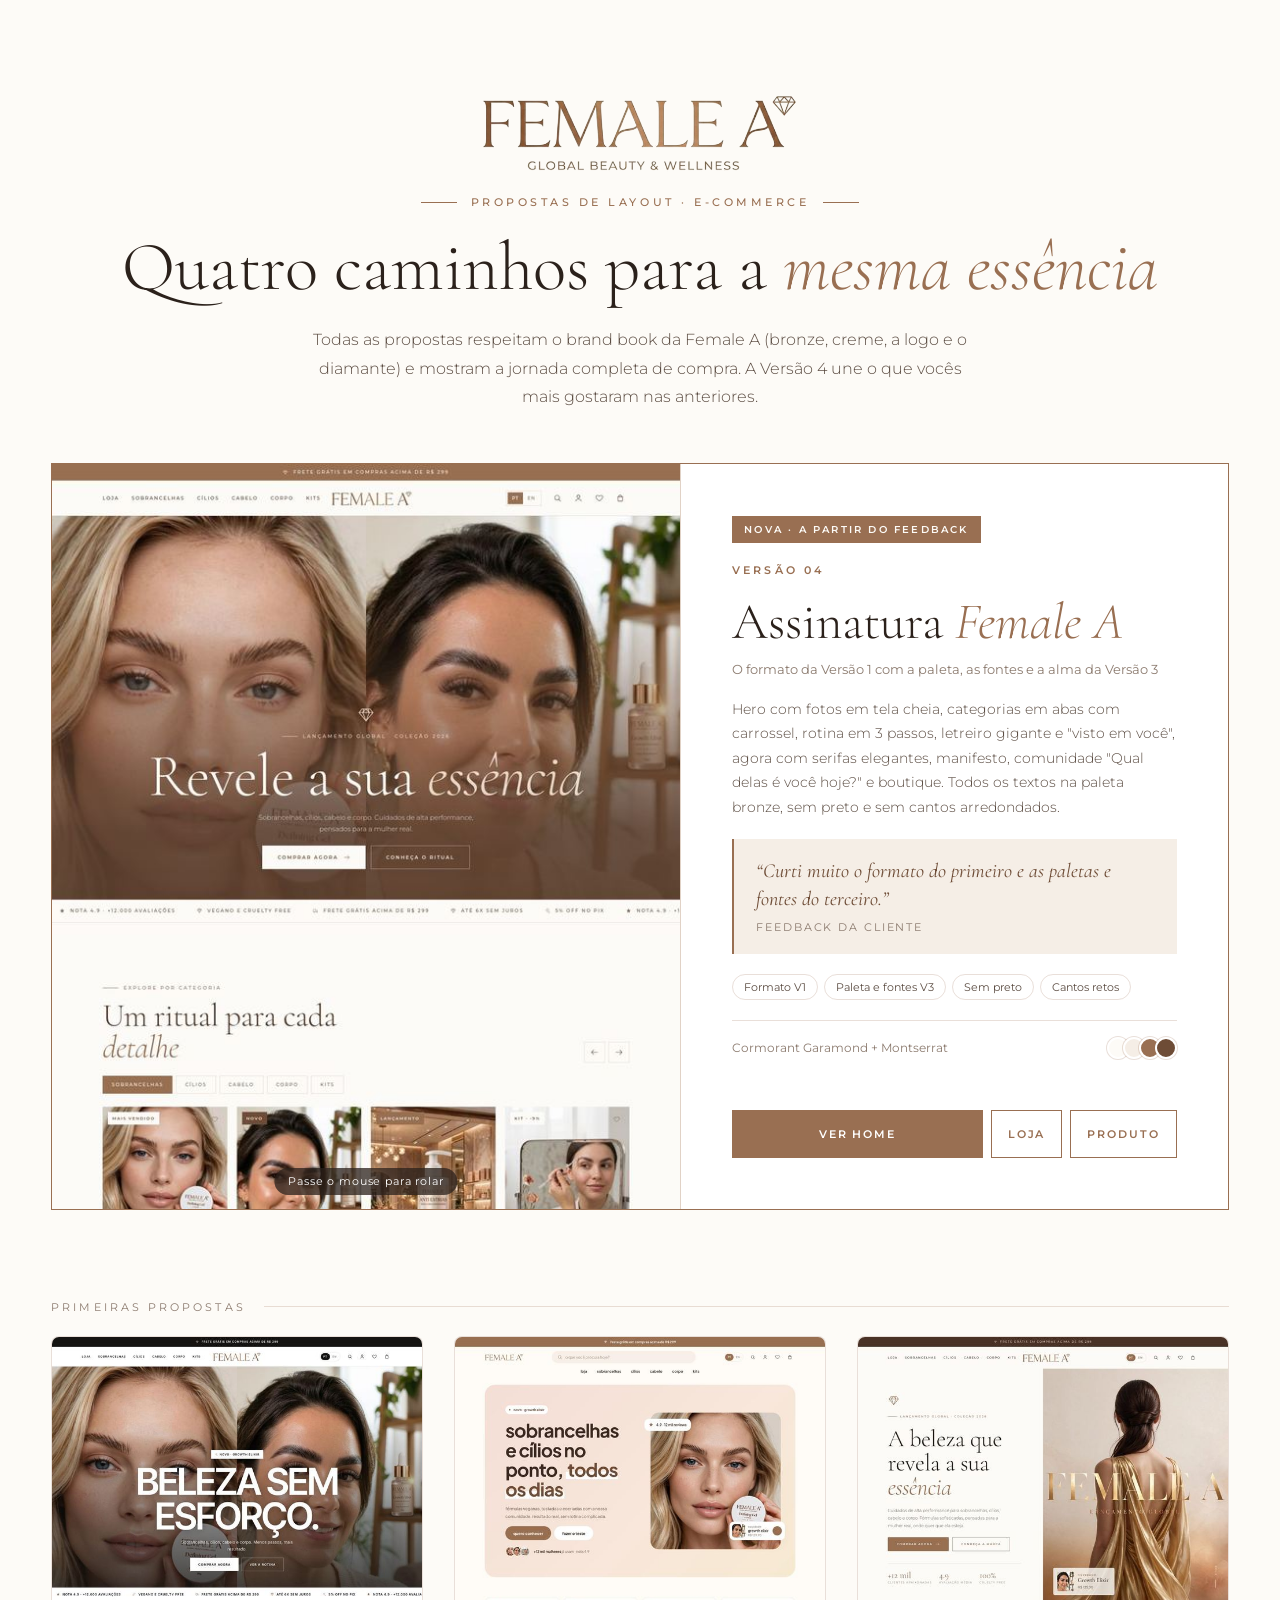
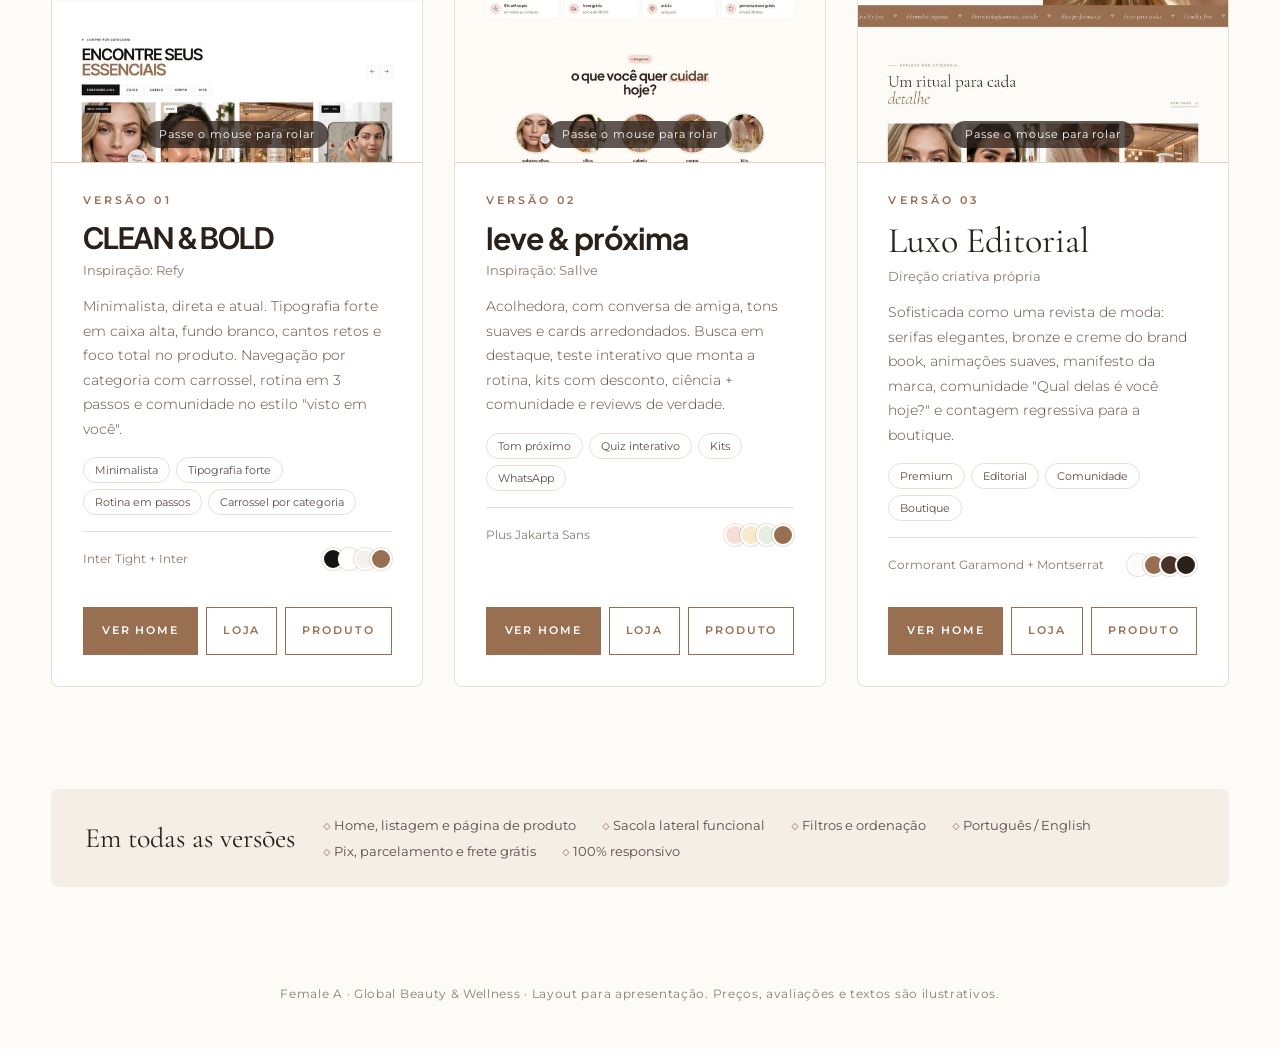
<file: index.html>
<!DOCTYPE html>
<html lang="pt-BR">
<head>
  <meta charset="UTF-8">
  <meta name="viewport" content="width=device-width, initial-scale=1.0">
  <title>Female A | Propostas de layout</title>
  <meta name="robots" content="noindex">
  <link rel="preconnect" href="https://fonts.googleapis.com">
  <link rel="preconnect" href="https://fonts.gstatic.com" crossorigin>
  <link href="https://fonts.googleapis.com/css2?family=Cormorant+Garamond:ital,wght@0,300;0,400;0,500;1,300;1,400&family=Montserrat:wght@300;400;500;600&family=Inter+Tight:wght@600&family=Plus+Jakarta+Sans:wght@700&display=swap" rel="stylesheet">
  <style>
    :root {
      --bronze: #996f52; --bronze-deep: #4a3326; --cream: #fdfbf7; --sand: #f5eee6; --ink: #2b211b; --muted: #8c7b6f;
      --line: rgba(153, 111, 82, 0.22); --ease: cubic-bezier(0.22, 0.61, 0.36, 1);
    }
    * { box-sizing: border-box; }
    body { margin: 0; font-family: "Montserrat", sans-serif; color: var(--ink); background: var(--cream); -webkit-font-smoothing: antialiased; }
    a { color: inherit; text-decoration: none; }
    img { display: block; max-width: 100%; }

    .hub-head { text-align: center; padding: clamp(48px, 7vw, 96px) 24px clamp(32px, 4vw, 56px); display: grid; justify-items: center; gap: 22px; }
    .hub-head img { width: min(320px, 70vw); }
    .eyebrow { font-size: 11px; font-weight: 500; letter-spacing: 0.32em; text-transform: uppercase; color: var(--bronze); display: inline-flex; align-items: center; gap: 14px; }
    .eyebrow::before, .eyebrow::after { content: ""; width: 36px; height: 1px; background: currentColor; }
    h1 { font-family: "Cormorant Garamond", serif; font-weight: 300; font-size: clamp(40px, 5.4vw, 76px); line-height: 1.05; margin: 0; }
    h1 em { color: var(--bronze); }
    .hub-head p { max-width: 62ch; color: #5c4d43; font-weight: 300; line-height: 1.8; margin: 0; }

    .grid { display: grid; grid-template-columns: repeat(3, 1fr); gap: clamp(18px, 2.4vw, 36px); max-width: 1400px; margin: 0 auto; padding: 0 clamp(20px, 4vw, 56px) clamp(64px, 8vw, 110px); }
    .card { display: flex; flex-direction: column; background: #fff; border: 1px solid var(--line); border-radius: 8px; overflow: hidden; transition: transform 0.6s var(--ease), box-shadow 0.6s var(--ease); }
    .card:hover { transform: translateY(-8px); box-shadow: 0 30px 70px -35px rgba(74, 51, 38, 0.45); }

    .preview { position: relative; display: block; aspect-ratio: 4 / 4.6; overflow: hidden; background: var(--sand); border-bottom: 1px solid var(--line); }
    .preview img { width: 100%; height: auto; transform: translateY(0); transition: transform 7s linear; }
    .card:hover .preview img { transform: translateY(calc(-100% + 100cqh)); }
    .preview { container-type: size; }
    .preview::after {
      content: "Passe o mouse para rolar"; position: absolute; left: 50%; bottom: 14px; transform: translateX(-50%);
      padding: 7px 14px; border-radius: 20px; background: rgba(43, 33, 27, 0.75); color: #fff; font-size: 10.5px; letter-spacing: 0.08em;
      transition: opacity 0.4s;
    }
    .card:hover .preview::after { opacity: 0; }
    @media (hover: none) { .preview::after { display: none; } }

    .body { padding: clamp(22px, 2.4vw, 34px); display: grid; gap: 16px; flex: 1; align-content: start; }
    .num { font-size: 11px; font-weight: 600; letter-spacing: 0.28em; text-transform: uppercase; color: var(--bronze); }
    .title { margin: 0; line-height: 1; font-size: 34px; }
    .t1 { font-family: "Inter Tight", sans-serif; font-weight: 600; text-transform: uppercase; letter-spacing: -0.04em; font-size: 30px; }
    .t2 { font-family: "Plus Jakarta Sans", sans-serif; font-weight: 700; letter-spacing: -0.03em; font-size: 30px; }
    .t3 { font-family: "Cormorant Garamond", serif; font-weight: 400; font-size: 36px; }
    .inspo { font-size: 12.5px; color: var(--muted); margin-top: -6px; }
    .desc { margin: 0; font-size: 14px; line-height: 1.75; color: #5c4d43; font-weight: 300; }
    .tags { display: flex; flex-wrap: wrap; gap: 6px; }
    .tags span { padding: 5px 11px; border: 1px solid var(--line); border-radius: 20px; font-size: 11px; color: #5c4d43; }
    .specs { display: flex; justify-content: space-between; align-items: center; gap: 12px; padding-top: 16px; border-top: 1px solid var(--line); font-size: 11.5px; color: var(--muted); }
    .swatches { display: flex; }
    .swatches i { width: 22px; height: 22px; border-radius: 50%; border: 2px solid #fff; box-shadow: 0 0 0 1px var(--line); margin-left: -6px; }
    .swatches i:first-child { margin-left: 0; }
    .links { display: grid; grid-template-columns: 1fr auto auto; gap: 8px; padding: 0 clamp(22px, 2.4vw, 34px) clamp(22px, 2.4vw, 34px); }
    .btn { display: inline-flex; align-items: center; justify-content: center; min-height: 48px; padding: 0 16px; border: 1px solid var(--bronze); color: var(--bronze); font-size: 10.5px; font-weight: 600; letter-spacing: 0.18em; text-transform: uppercase; transition: 0.3s; }
    .btn:hover { background: var(--bronze); color: #fff; }
    .btn--fill { background: var(--bronze); color: #fff; }
    .btn--fill:hover { background: var(--bronze-deep); border-color: var(--bronze-deep); }

    .common { max-width: 1400px; margin: 0 auto clamp(64px, 8vw, 100px); padding: 0 clamp(20px, 4vw, 56px); }
    .common__box { display: grid; grid-template-columns: auto 1fr; gap: 28px; align-items: center; padding: 28px 34px; background: var(--sand); border-radius: 8px; }
    .common__box h2 { font-family: "Cormorant Garamond", serif; font-weight: 400; font-size: 28px; margin: 0; }
    .common__box ul { list-style: none; margin: 0; padding: 0; display: flex; flex-wrap: wrap; gap: 10px 26px; font-size: 13px; color: #5c4d43; }
    .common__box li::before { content: "◇ "; color: var(--bronze); }
    footer { text-align: center; padding: 0 24px 48px; font-size: 11.5px; color: var(--muted); letter-spacing: 0.06em; }

    .featured { max-width: 1400px; margin: 0 auto clamp(56px, 7vw, 96px); padding: 0 clamp(20px, 4vw, 56px); }
    .featured .card { display: grid; grid-template-columns: 1.15fr 1fr; border-radius: 0; border-color: var(--bronze); }
    .featured .card:hover { transform: none; }
    .featured .preview { aspect-ratio: auto; min-height: 560px; border-bottom: 0; border-right: 1px solid var(--line); }
    .featured .body { padding: clamp(28px, 4vw, 56px); gap: 20px; align-content: center; }
    .featured .links { grid-column: 2; padding: 0 clamp(28px, 4vw, 56px) clamp(28px, 4vw, 56px); }
    .featured .card > .preview { grid-row: span 2; }
    .featured .btn { border-radius: 0; }
    .t4 { font-family: "Cormorant Garamond", serif; font-weight: 300; font-size: clamp(40px, 4vw, 56px); }
    .t4 em { color: var(--bronze); }
    .flag { justify-self: start; padding: 7px 12px; background: var(--bronze); color: var(--cream); font-size: 10px; font-weight: 600; letter-spacing: 0.22em; text-transform: uppercase; }
    .feedback { margin: 0; padding: 18px 22px; border-left: 2px solid var(--bronze); background: var(--sand); font-family: "Cormorant Garamond", serif; font-style: italic; font-size: 20px; line-height: 1.4; color: #6e4c36; }
    .feedback small { display: block; margin-top: 8px; font-family: "Montserrat", sans-serif; font-style: normal; font-size: 10.5px; letter-spacing: 0.18em; text-transform: uppercase; color: var(--muted); }
    .section-label { max-width: 1400px; margin: 0 auto 22px; padding: 0 clamp(20px, 4vw, 56px); display: flex; align-items: center; gap: 18px; font-size: 11px; letter-spacing: 0.28em; text-transform: uppercase; color: var(--muted); }
    .section-label::after { content: ""; flex: 1; height: 1px; background: var(--line); }

    @media (max-width: 1100px) { .grid { grid-template-columns: 1fr 1fr; } }
    @media (max-width: 900px) {
      .featured .card { grid-template-columns: 1fr; }
      .featured .preview { min-height: 0; aspect-ratio: 4 / 4.2; border-right: 0; border-bottom: 1px solid var(--line); }
      .featured .card > .preview { grid-row: auto; }
      .featured .links { grid-column: auto; }
    }
    @media (max-width: 720px) {
      .grid { grid-template-columns: 1fr; }
      .common__box { grid-template-columns: 1fr; }
      .links { grid-template-columns: 1fr 1fr; }
      .links .btn--fill { grid-column: 1 / -1; }
    }
  </style>
</head>
<body>
  <header class="hub-head">
    <img src="assets/img/logo-tagline.png" alt="Female A — Global Beauty & Wellness">
    <span class="eyebrow">Propostas de layout · E-commerce</span>
    <h1>Quatro caminhos para a <em>mesma essência</em></h1>
    <p>Todas as propostas respeitam o brand book da Female A (bronze, creme, a logo e o diamante) e mostram a jornada completa de compra. A Versão 4 une o que vocês mais gostaram nas anteriores.</p>
  </header>

  <section class="featured">
    <article class="card">
      <a class="preview" href="v4-assinatura/index.html"><img src="assets/previews/v4.jpg" alt="Prévia da Versão 4"></a>
      <div class="body">
        <span class="flag">Nova · a partir do feedback</span>
        <span class="num">Versão 04</span>
        <h2 class="title t4">Assinatura <em>Female A</em></h2>
        <span class="inspo">O formato da Versão 1 com a paleta, as fontes e a alma da Versão 3</span>
        <p class="desc">Hero com fotos em tela cheia, categorias em abas com carrossel, rotina em 3 passos, letreiro gigante e "visto em você", agora com serifas elegantes, manifesto, comunidade "Qual delas é você hoje?" e boutique. Todos os textos na paleta bronze, sem preto e sem cantos arredondados.</p>
        <blockquote class="feedback">“Curti muito o formato do primeiro e as paletas e fontes do terceiro.”<small>Feedback da cliente</small></blockquote>
        <div class="tags"><span>Formato V1</span><span>Paleta e fontes V3</span><span>Sem preto</span><span>Cantos retos</span></div>
        <div class="specs">
          <span>Cormorant Garamond + Montserrat</span>
          <span class="swatches"><i style="background:#fdfbf7"></i><i style="background:#f5eee6"></i><i style="background:#996f52"></i><i style="background:#6e4c36"></i></span>
        </div>
      </div>
      <div class="links">
        <a class="btn btn--fill" href="v4-assinatura/index.html">Ver home</a>
        <a class="btn" href="v4-assinatura/produtos.html">Loja</a>
        <a class="btn" href="v4-assinatura/produto.html?id=defining-gel">Produto</a>
      </div>
    </article>
  </section>

  <div class="section-label">Primeiras propostas</div>

  <main class="grid">
    <article class="card">
      <a class="preview" href="v1-refy/index.html"><img src="assets/previews/v1.jpg" alt="Prévia da Versão 1" loading="lazy"></a>
      <div class="body">
        <span class="num">Versão 01</span>
        <h2 class="title t1">Clean &amp; Bold</h2>
        <span class="inspo">Inspiração: Refy</span>
        <p class="desc">Minimalista, direta e atual. Tipografia forte em caixa alta, fundo branco, cantos retos e foco total no produto. Navegação por categoria com carrossel, rotina em 3 passos e comunidade no estilo "visto em você".</p>
        <div class="tags"><span>Minimalista</span><span>Tipografia forte</span><span>Rotina em passos</span><span>Carrossel por categoria</span></div>
        <div class="specs">
          <span>Inter Tight + Inter</span>
          <span class="swatches"><i style="background:#161412"></i><i style="background:#ffffff"></i><i style="background:#f4f0eb"></i><i style="background:#996f52"></i></span>
        </div>
      </div>
      <div class="links">
        <a class="btn btn--fill" href="v1-refy/index.html">Ver home</a>
        <a class="btn" href="v1-refy/produtos.html">Loja</a>
        <a class="btn" href="v1-refy/produto.html?id=defining-gel">Produto</a>
      </div>
    </article>

    <article class="card">
      <a class="preview" href="v2-sallve/index.html"><img src="assets/previews/v2.jpg" alt="Prévia da Versão 2" loading="lazy"></a>
      <div class="body">
        <span class="num">Versão 02</span>
        <h2 class="title t2">leve &amp; próxima</h2>
        <span class="inspo">Inspiração: Sallve</span>
        <p class="desc">Acolhedora, com conversa de amiga, tons suaves e cards arredondados. Busca em destaque, teste interativo que monta a rotina, kits com desconto, ciência + comunidade e reviews de verdade.</p>
        <div class="tags"><span>Tom próximo</span><span>Quiz interativo</span><span>Kits</span><span>WhatsApp</span></div>
        <div class="specs">
          <span>Plus Jakarta Sans</span>
          <span class="swatches"><i style="background:#f4ded6"></i><i style="background:#f5ebcb"></i><i style="background:#e6ede3"></i><i style="background:#996f52"></i></span>
        </div>
      </div>
      <div class="links">
        <a class="btn btn--fill" href="v2-sallve/index.html">Ver home</a>
        <a class="btn" href="v2-sallve/produtos.html">Loja</a>
        <a class="btn" href="v2-sallve/produto.html?id=defining-gel">Produto</a>
      </div>
    </article>

    <article class="card">
      <a class="preview" href="v3-editorial/index.html"><img src="assets/previews/v3.jpg" alt="Prévia da Versão 3" loading="lazy"></a>
      <div class="body">
        <span class="num">Versão 03</span>
        <h2 class="title t3">Luxo Editorial</h2>
        <span class="inspo">Direção criativa própria</span>
        <p class="desc">Sofisticada como uma revista de moda: serifas elegantes, bronze e creme do brand book, animações suaves, manifesto da marca, comunidade "Qual delas é você hoje?" e contagem regressiva para a boutique.</p>
        <div class="tags"><span>Premium</span><span>Editorial</span><span>Comunidade</span><span>Boutique</span></div>
        <div class="specs">
          <span>Cormorant Garamond + Montserrat</span>
          <span class="swatches"><i style="background:#fdfbf7"></i><i style="background:#996f52"></i><i style="background:#4a3326"></i><i style="background:#2b211b"></i></span>
        </div>
      </div>
      <div class="links">
        <a class="btn btn--fill" href="v3-editorial/index.html">Ver home</a>
        <a class="btn" href="v3-editorial/produtos.html">Loja</a>
        <a class="btn" href="v3-editorial/produto.html?id=defining-gel">Produto</a>
      </div>
    </article>
  </main>

  <section class="common">
    <div class="common__box">
      <h2>Em todas as versões</h2>
      <ul>
        <li>Home, listagem e página de produto</li>
        <li>Sacola lateral funcional</li>
        <li>Filtros e ordenação</li>
        <li>Português / English</li>
        <li>Pix, parcelamento e frete grátis</li>
        <li>100% responsivo</li>
      </ul>
    </div>
  </section>

  <footer>Female A · Global Beauty &amp; Wellness · Layout para apresentação. Preços, avaliações e textos são ilustrativos.</footer>
</body>
</html>
</file>
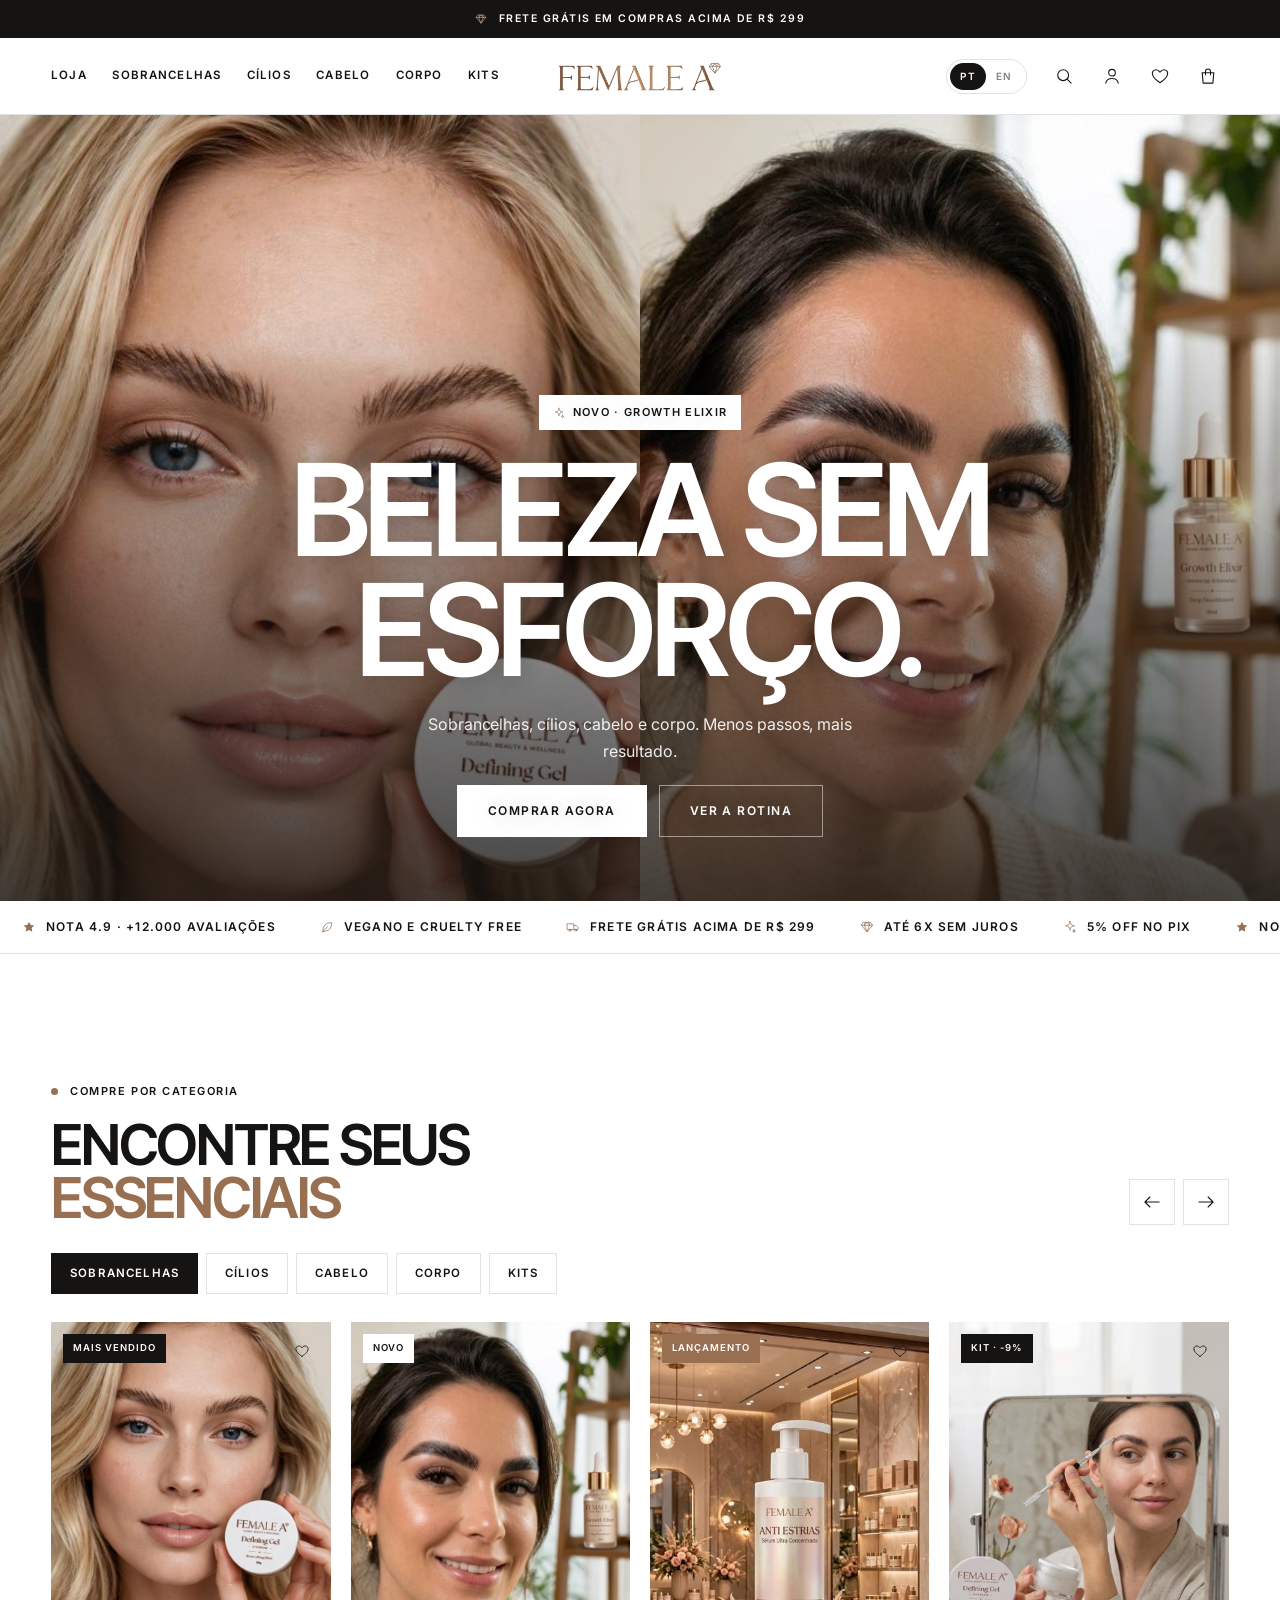
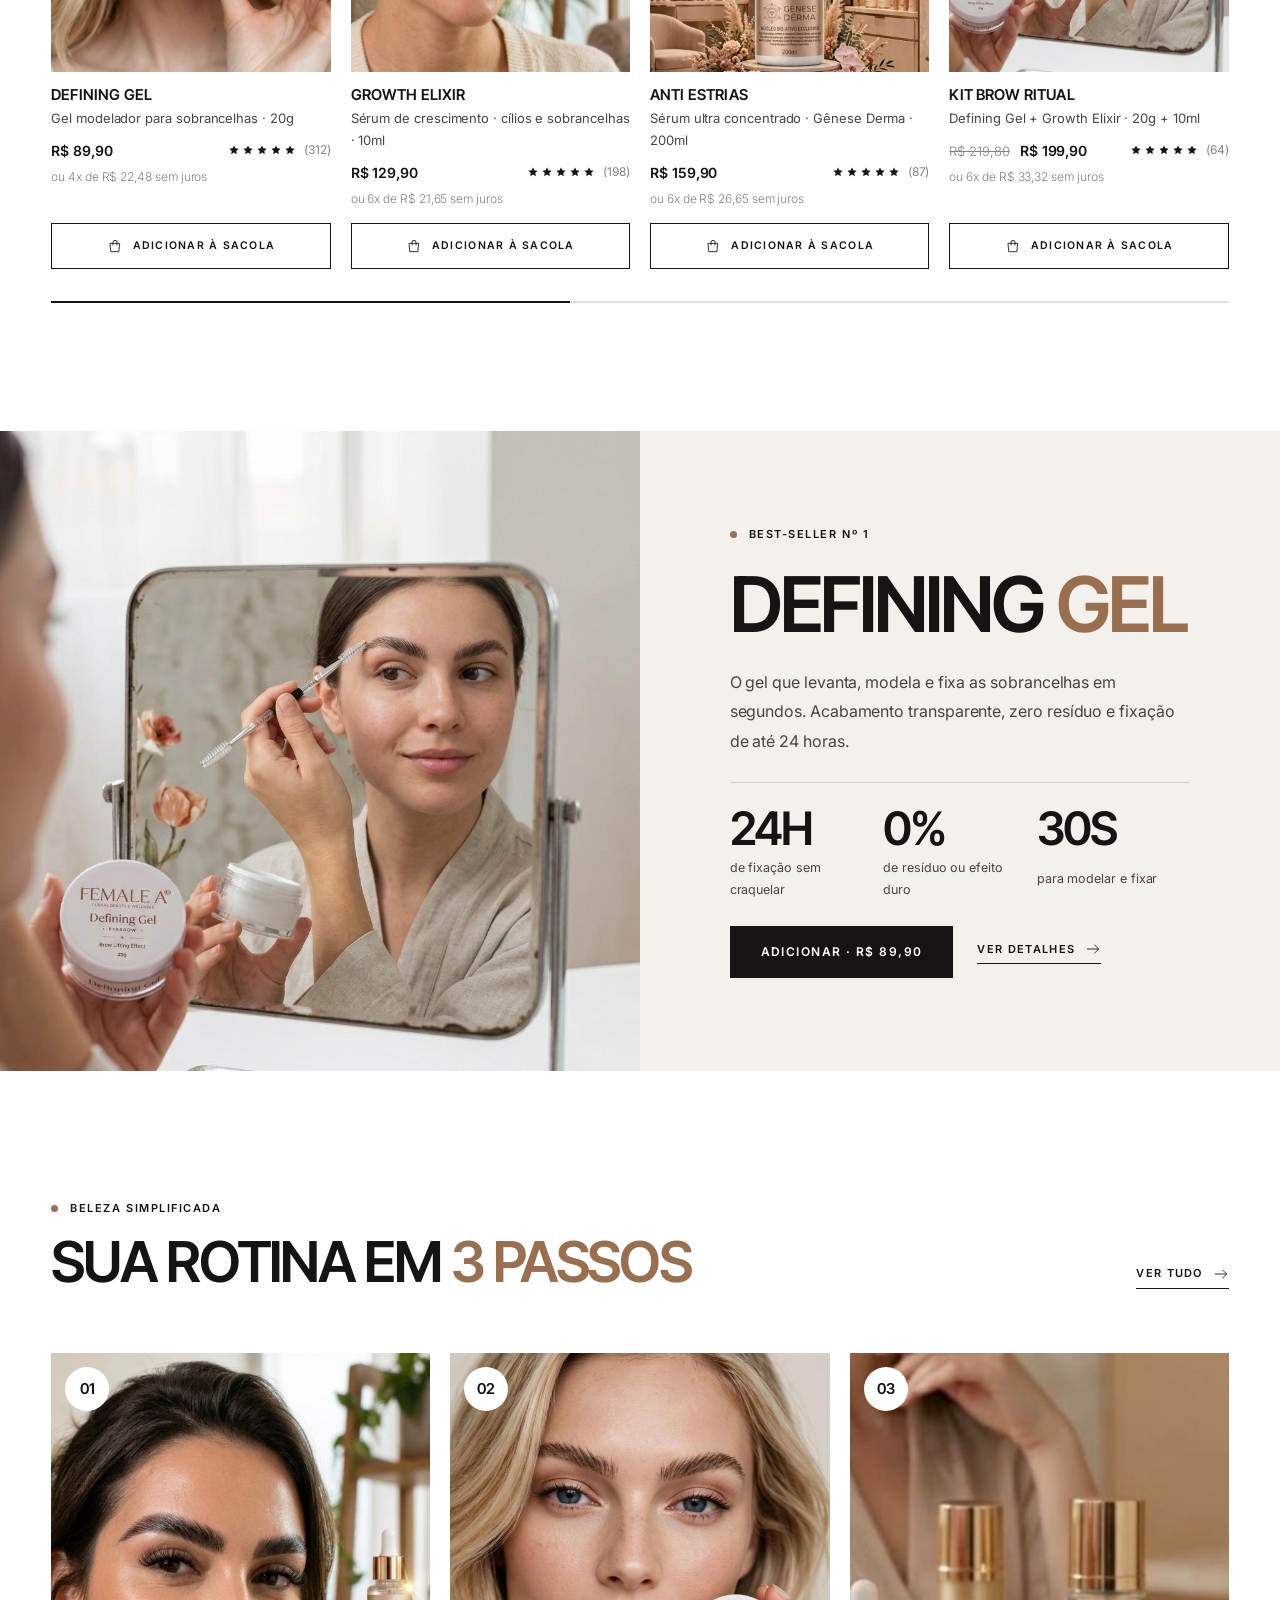
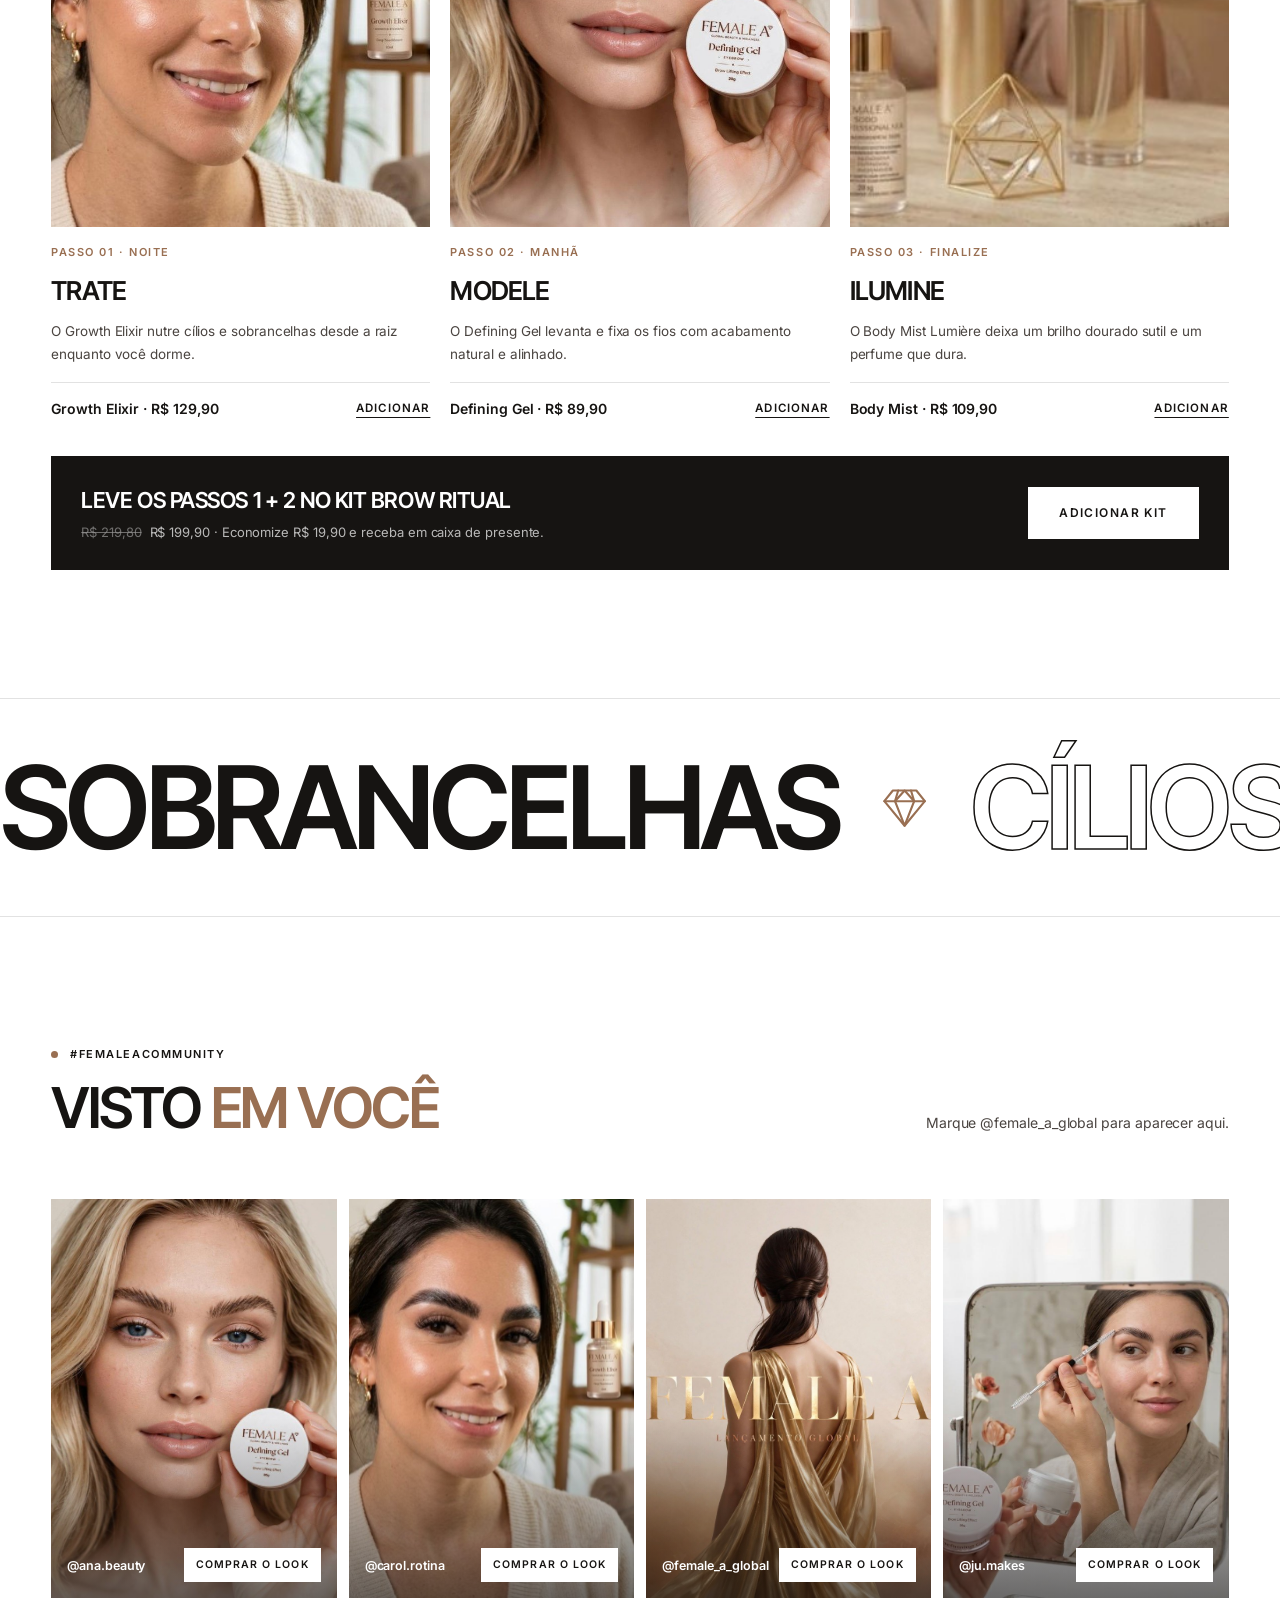
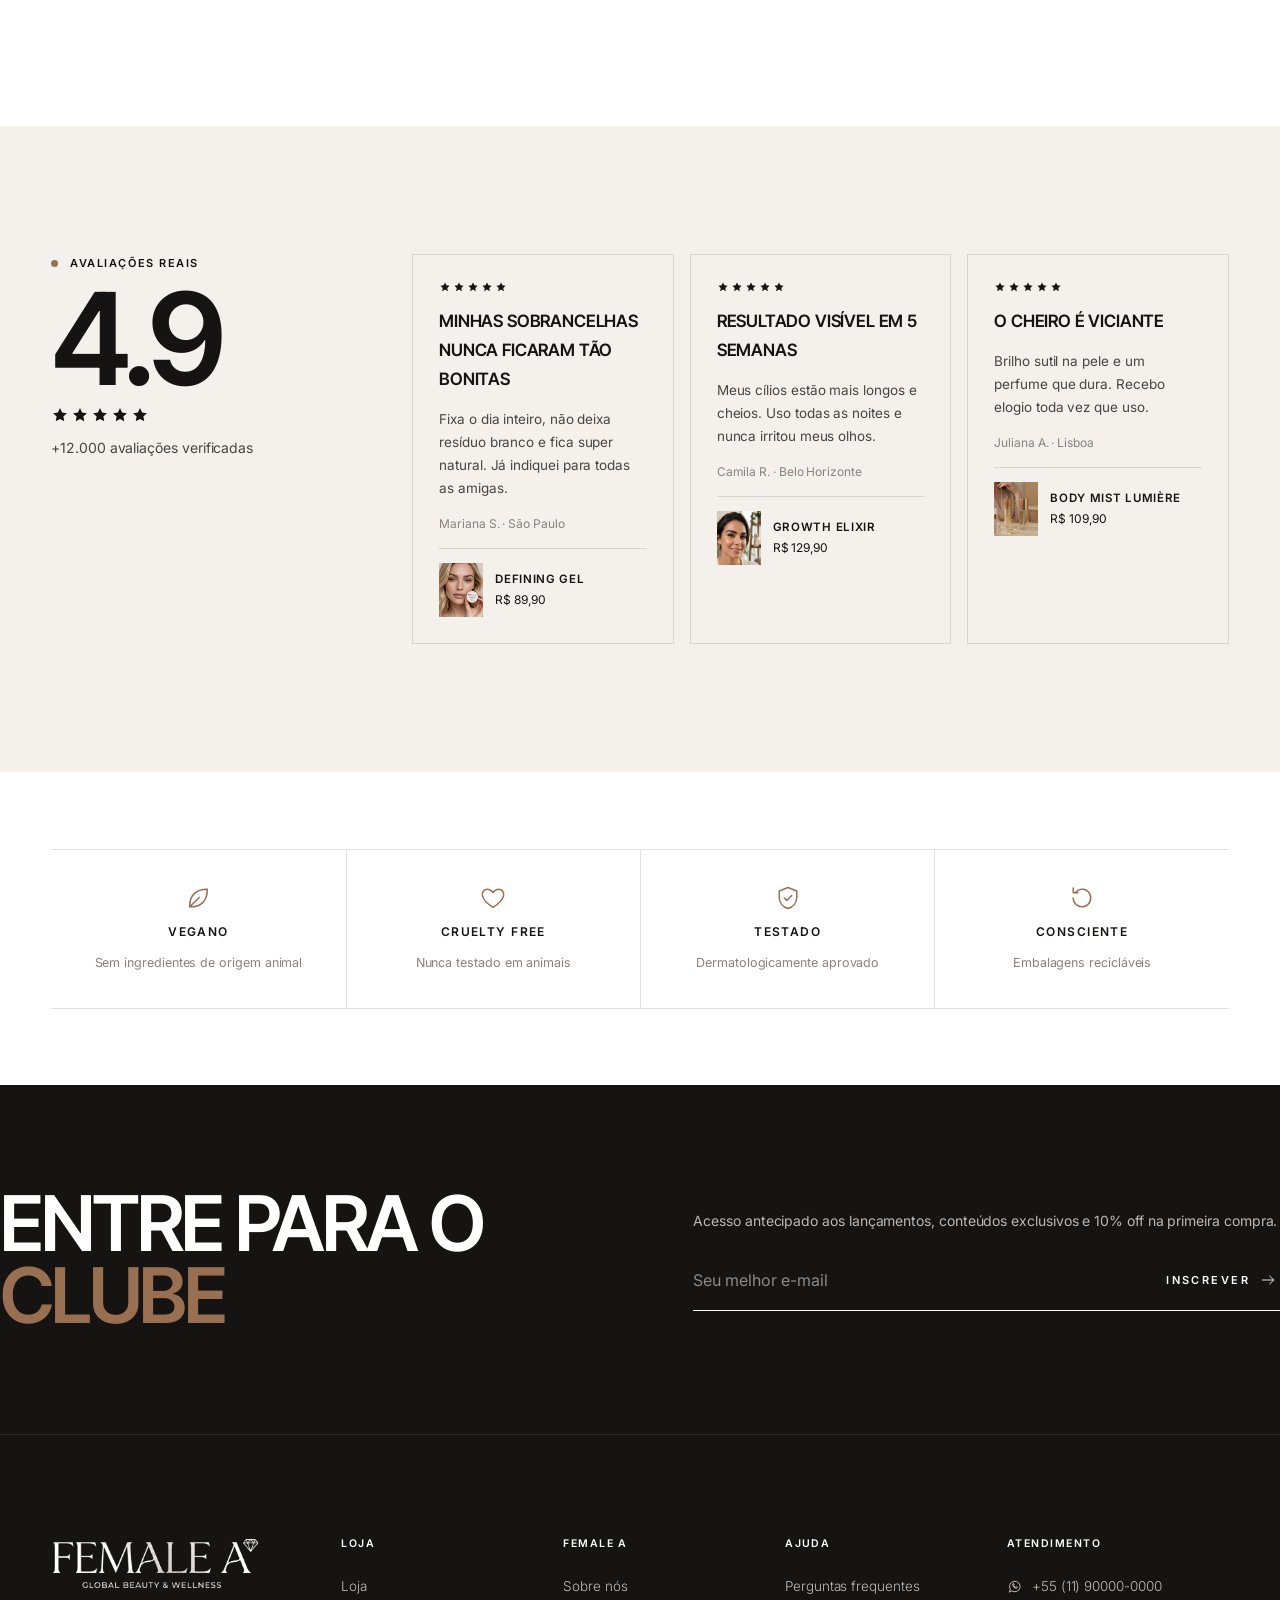
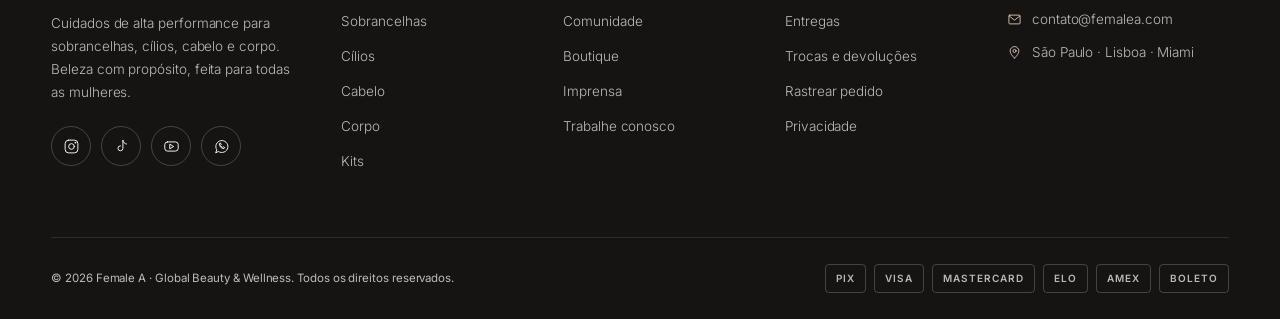
<file: v1-refy/index.html>
<!DOCTYPE html>
<html lang="pt-BR">
<head>
  <meta charset="UTF-8">
  <meta name="viewport" content="width=device-width, initial-scale=1.0">
  <title>Female A | Beleza sem esforço</title>
  <meta name="description" content="Female A — sobrancelhas, cílios, cabelo e corpo. Menos passos, mais resultado.">
  <meta name="theme-color" content="#FFFFFF">
  <link rel="preconnect" href="https://fonts.googleapis.com">
  <link rel="preconnect" href="https://fonts.gstatic.com" crossorigin>
  <link href="https://fonts.googleapis.com/css2?family=Inter+Tight:wght@500;600;700&family=Inter:wght@400;500;600&display=swap" rel="stylesheet">
  <link rel="stylesheet" href="../shared/css/base.css">
  <link rel="stylesheet" href="css/v1.css">
</head>
<body data-page="home">
  <div id="site-header"></div>

  <main>
    <!-- Hero -->
    <section class="r-hero">
      <div class="r-hero__media">
        <img src="../assets/img/defining-gel-modelo.jpg" alt="Modelo usando Defining Gel" fetchpriority="high">
        <img src="../assets/img/growth-elixir-modelo.jpg" alt="Modelo com Growth Elixir">
      </div>
      <div class="r-hero__content">
        <span class="r-pill"><svg class="icon"><use href="#i-sparkle"></use></svg><span data-i18n="r_pill">Novo · Growth Elixir</span></span>
        <h1 class="display r-hero__title" data-i18n="r_hero_title">Beleza sem esforço.</h1>
        <p data-i18n="r_hero_text">Sobrancelhas, cílios, cabelo e corpo. Menos passos, mais resultado.</p>
        <div class="r-hero__ctas">
          <a href="produtos.html" class="btn btn--white" data-i18n="r_hero_cta1">Comprar agora</a>
          <a href="#rotina" class="btn btn--ghost-light" data-i18n="r_hero_cta2">Ver a rotina</a>
        </div>
      </div>
    </section>

    <!-- Ticker -->
    <div class="r-ticker" aria-hidden="true">
      <div class="r-ticker__track">
        <div class="r-ticker__group">
          <span><svg class="icon icon--fill"><use href="#i-star"></use></svg><span data-i18n="r_tk1">Nota 4.9 · +12.000 avaliações</span></span>
          <span><svg class="icon"><use href="#i-leaf"></use></svg><span data-i18n="r_tk2">Vegano e cruelty free</span></span>
          <span><svg class="icon"><use href="#i-truck"></use></svg><span data-i18n="r_tk3">Frete grátis acima de R$ 299</span></span>
          <span><svg class="icon"><use href="#i-diamond"></use></svg><span data-i18n="r_tk4">Até 6x sem juros</span></span>
          <span><svg class="icon"><use href="#i-sparkle"></use></svg><span data-i18n="r_tk5">5% off no Pix</span></span>
        </div>
        <div class="r-ticker__group">
          <span><svg class="icon icon--fill"><use href="#i-star"></use></svg><span data-i18n="r_tk1">Nota 4.9 · +12.000 avaliações</span></span>
          <span><svg class="icon"><use href="#i-leaf"></use></svg><span data-i18n="r_tk2">Vegano e cruelty free</span></span>
          <span><svg class="icon"><use href="#i-truck"></use></svg><span data-i18n="r_tk3">Frete grátis acima de R$ 299</span></span>
          <span><svg class="icon"><use href="#i-diamond"></use></svg><span data-i18n="r_tk4">Até 6x sem juros</span></span>
          <span><svg class="icon"><use href="#i-sparkle"></use></svg><span data-i18n="r_tk5">5% off no Pix</span></span>
        </div>
      </div>
    </div>

    <!-- Compre por categoria -->
    <section class="section">
      <div class="container">
        <div class="r-shop__head">
          <div class="section-head__text">
            <span class="eyebrow eyebrow--line" data-i18n="r_shop_eyebrow">Compre por categoria</span>
            <h2 class="display h2" data-i18n="r_shop_title">Encontre seus <em>essenciais</em></h2>
          </div>
          <div class="r-arrows">
            <button data-r-scroll="-1" aria-label="Anterior"><svg class="icon"><use href="#i-arrow"></use></svg></button>
            <button data-r-scroll="1" aria-label="Próximo"><svg class="icon"><use href="#i-arrow"></use></svg></button>
          </div>
        </div>
        <div class="r-tabs" id="r-tabs" style="margin-bottom: 28px"></div>
        <div class="r-track" id="r-track"></div>
        <div class="r-progress"><span></span></div>
      </div>
    </section>

    <!-- Feature -->
    <section class="r-feature">
      <div class="r-feature__media">
        <img src="../assets/img/defining-gel-espelho.jpg" alt="Aplicação do Defining Gel" loading="lazy">
      </div>
      <div class="r-feature__content">
        <span class="eyebrow eyebrow--line reveal" data-i18n="r_ft_eyebrow">Best-seller nº 1</span>
        <h2 class="display r-feature__title reveal">Defining <em>Gel</em></h2>
        <p class="lead reveal" data-i18n="r_ft_text">O gel que levanta, modela e fixa as sobrancelhas em segundos. Acabamento transparente, zero resíduo e fixação de até 24 horas.</p>
        <div class="r-stats reveal">
          <div><strong>24H</strong><span data-i18n="r_ft_s1">de fixação sem craquelar</span></div>
          <div><strong>0%</strong><span data-i18n="r_ft_s2">de resíduo ou efeito duro</span></div>
          <div><strong>30S</strong><span data-i18n="r_ft_s3">para modelar e fixar</span></div>
        </div>
        <div class="r-feature__actions reveal">
          <button class="btn btn--primary" data-add="defining-gel" data-i18n="r_ft_cta">Adicionar · R$ 89,90</button>
          <a href="produto.html?id=defining-gel" class="link-arrow"><span data-i18n="r_ft_link">Ver detalhes</span> <svg class="icon icon--sm"><use href="#i-arrow"></use></svg></a>
        </div>
      </div>
    </section>

    <!-- Rotina -->
    <section class="section" id="rotina">
      <div class="container">
        <div class="section-head">
          <div class="section-head__text">
            <span class="eyebrow eyebrow--line reveal" data-i18n="r_rt_eyebrow">Beleza simplificada</span>
            <h2 class="display h2 reveal" data-i18n="r_rt_title">Sua rotina em <em>3 passos</em></h2>
          </div>
          <a href="produtos.html" class="link-arrow reveal"><span data-i18n="r_rt_link">Ver tudo</span> <svg class="icon icon--sm"><use href="#i-arrow"></use></svg></a>
        </div>
        <div class="r-routine">
          <article class="r-step reveal">
            <a href="produto.html?id=growth-elixir" class="r-step__media"><img src="../assets/img/card-growth-elixir.jpg" alt="Growth Elixir" loading="lazy"><span class="r-step__num">01</span></a>
            <span class="r-step__label" data-i18n="r_s1_label">Passo 01 · Noite</span>
            <h3 data-i18n="r_s1">Trate</h3>
            <p data-i18n="r_s1t">O Growth Elixir nutre cílios e sobrancelhas desde a raiz enquanto você dorme.</p>
            <div class="r-step__foot"><span class="price">Growth Elixir · R$ 129,90</span><button data-add="growth-elixir" data-i18n="r_add">Adicionar</button></div>
          </article>
          <article class="r-step reveal reveal-delay-1">
            <a href="produto.html?id=defining-gel" class="r-step__media"><img src="../assets/img/card-defining-gel.jpg" alt="Defining Gel" loading="lazy"><span class="r-step__num">02</span></a>
            <span class="r-step__label" data-i18n="r_s2_label">Passo 02 · Manhã</span>
            <h3 data-i18n="r_s2">Modele</h3>
            <p data-i18n="r_s2t">O Defining Gel levanta e fixa os fios com acabamento natural e alinhado.</p>
            <div class="r-step__foot"><span class="price">Defining Gel · R$ 89,90</span><button data-add="defining-gel" data-i18n="r_add">Adicionar</button></div>
          </article>
          <article class="r-step reveal reveal-delay-2">
            <a href="produto.html?id=body-mist" class="r-step__media"><img src="../assets/img/card-body-mist.jpg" alt="Body Mist Lumière" loading="lazy"><span class="r-step__num">03</span></a>
            <span class="r-step__label" data-i18n="r_s3_label">Passo 03 · Finalize</span>
            <h3 data-i18n="r_s3">Ilumine</h3>
            <p data-i18n="r_s3t">O Body Mist Lumière deixa um brilho dourado sutil e um perfume que dura.</p>
            <div class="r-step__foot"><span class="price">Body Mist · R$ 109,90</span><button data-add="body-mist" data-i18n="r_add">Adicionar</button></div>
          </article>
        </div>
        <div class="r-bundle reveal">
          <div>
            <strong data-i18n="r_bundle_title">Leve os passos 1 + 2 no Kit Brow Ritual</strong>
            <span><del>R$ 219,80</del>R$ 199,90 · <span data-i18n="r_bundle_text">Economize R$ 19,90 e receba em caixa de presente.</span></span>
          </div>
          <button class="btn btn--white" data-add="kit-brow" data-i18n="r_bundle_cta">Adicionar kit</button>
        </div>
      </div>
    </section>

    <!-- Marquee gigante -->
    <div class="r-bigmarquee" aria-hidden="true">
      <div class="r-bigmarquee__track">
        <div class="r-bigmarquee__item">
          <span data-i18n="r_mq1">Sobrancelhas</span><svg class="icon"><use href="#i-diamond"></use></svg>
          <span class="outline" data-i18n="r_mq2">Cílios</span><svg class="icon"><use href="#i-diamond"></use></svg>
          <span data-i18n="r_mq3">Cabelo</span><svg class="icon"><use href="#i-diamond"></use></svg>
          <span class="outline" data-i18n="r_mq4">Corpo</span><svg class="icon"><use href="#i-diamond"></use></svg>
        </div>
        <div class="r-bigmarquee__item">
          <span data-i18n="r_mq1">Sobrancelhas</span><svg class="icon"><use href="#i-diamond"></use></svg>
          <span class="outline" data-i18n="r_mq2">Cílios</span><svg class="icon"><use href="#i-diamond"></use></svg>
          <span data-i18n="r_mq3">Cabelo</span><svg class="icon"><use href="#i-diamond"></use></svg>
          <span class="outline" data-i18n="r_mq4">Corpo</span><svg class="icon"><use href="#i-diamond"></use></svg>
        </div>
      </div>
    </div>

    <!-- UGC / comunidade -->
    <section class="section" id="comunidade">
      <div class="container">
        <div class="section-head">
          <div class="section-head__text">
            <span class="eyebrow eyebrow--line reveal">#FemaleACommunity</span>
            <h2 class="display h2 reveal" data-i18n="r_ugc_title">Visto <em>em você</em></h2>
          </div>
          <p class="reveal" style="color:var(--ink-soft)" data-i18n="r_ugc_text">Marque @female_a_global para aparecer aqui.</p>
        </div>
        <div class="r-ugc">
          <div class="r-ugc__item reveal">
            <img src="../assets/img/defining-gel-modelo.jpg" alt="" loading="lazy">
            <div class="r-ugc__meta"><span>@ana.beauty</span><a href="produto.html?id=defining-gel" data-i18n="r_shop_look">Comprar o look</a></div>
          </div>
          <div class="r-ugc__item reveal reveal-delay-1">
            <img src="../assets/img/growth-elixir-modelo.jpg" alt="" loading="lazy">
            <div class="r-ugc__meta"><span>@carol.rotina</span><a href="produto.html?id=growth-elixir" data-i18n="r_shop_look">Comprar o look</a></div>
          </div>
          <div class="r-ugc__item reveal reveal-delay-2">
            <img src="../assets/img/hero-lancamento.jpg" alt="" loading="lazy">
            <div class="r-ugc__meta"><span>@female_a_global</span><a href="produtos.html" data-i18n="r_shop_look">Comprar o look</a></div>
          </div>
          <div class="r-ugc__item reveal reveal-delay-3">
            <img src="../assets/img/defining-gel-espelho.jpg" alt="" loading="lazy">
            <div class="r-ugc__meta"><span>@ju.makes</span><a href="produto.html?id=kit-brow" data-i18n="r_shop_look">Comprar o look</a></div>
          </div>
        </div>
      </div>
    </section>

    <!-- Reviews -->
    <section class="section section--sand">
      <div class="container r-reviews">
        <div class="r-reviews__score reveal">
          <span class="eyebrow eyebrow--line" data-i18n="r_rv_eyebrow">Avaliações reais</span>
          <strong>4.9</strong>
          <span class="stars"><svg class="icon icon--fill"><use href="#i-star"></use></svg><svg class="icon icon--fill"><use href="#i-star"></use></svg><svg class="icon icon--fill"><use href="#i-star"></use></svg><svg class="icon icon--fill"><use href="#i-star"></use></svg><svg class="icon icon--fill"><use href="#i-star"></use></svg></span>
          <span style="color:var(--ink-soft)" data-i18n="r_rv_count">+12.000 avaliações verificadas</span>
        </div>
        <div class="r-reviews__list">
          <article class="r-review reveal">
            <span class="stars"><svg class="icon icon--fill"><use href="#i-star"></use></svg><svg class="icon icon--fill"><use href="#i-star"></use></svg><svg class="icon icon--fill"><use href="#i-star"></use></svg><svg class="icon icon--fill"><use href="#i-star"></use></svg><svg class="icon icon--fill"><use href="#i-star"></use></svg></span>
            <h4 data-i18n="r_rv1_t">Minhas sobrancelhas nunca ficaram tão bonitas</h4>
            <p data-i18n="r_rv1">Fixa o dia inteiro, não deixa resíduo branco e fica super natural. Já indiquei para todas as amigas.</p>
            <span class="r-review__author">Mariana S. · São Paulo</span>
            <a href="produto.html?id=defining-gel" class="r-review__product"><img src="../assets/img/card-defining-gel.jpg" alt=""><div><strong>Defining Gel</strong>R$ 89,90</div></a>
          </article>
          <article class="r-review reveal reveal-delay-1">
            <span class="stars"><svg class="icon icon--fill"><use href="#i-star"></use></svg><svg class="icon icon--fill"><use href="#i-star"></use></svg><svg class="icon icon--fill"><use href="#i-star"></use></svg><svg class="icon icon--fill"><use href="#i-star"></use></svg><svg class="icon icon--fill"><use href="#i-star"></use></svg></span>
            <h4 data-i18n="r_rv2_t">Resultado visível em 5 semanas</h4>
            <p data-i18n="r_rv2">Meus cílios estão mais longos e cheios. Uso todas as noites e nunca irritou meus olhos.</p>
            <span class="r-review__author">Camila R. · Belo Horizonte</span>
            <a href="produto.html?id=growth-elixir" class="r-review__product"><img src="../assets/img/card-growth-elixir.jpg" alt=""><div><strong>Growth Elixir</strong>R$ 129,90</div></a>
          </article>
          <article class="r-review reveal reveal-delay-2">
            <span class="stars"><svg class="icon icon--fill"><use href="#i-star"></use></svg><svg class="icon icon--fill"><use href="#i-star"></use></svg><svg class="icon icon--fill"><use href="#i-star"></use></svg><svg class="icon icon--fill"><use href="#i-star"></use></svg><svg class="icon icon--fill"><use href="#i-star"></use></svg></span>
            <h4 data-i18n="r_rv3_t">O cheiro é viciante</h4>
            <p data-i18n="r_rv3">Brilho sutil na pele e um perfume que dura. Recebo elogio toda vez que uso.</p>
            <span class="r-review__author">Juliana A. · Lisboa</span>
            <a href="produto.html?id=body-mist" class="r-review__product"><img src="../assets/img/card-body-mist.jpg" alt=""><div><strong>Body Mist Lumière</strong>R$ 109,90</div></a>
          </article>
        </div>
      </div>
    </section>

    <!-- Valores -->
    <section class="section section--tight">
      <div class="container">
        <div class="r-values">
          <div><svg class="icon"><use href="#i-leaf"></use></svg><strong data-i18n="r_v1">Vegano</strong><span data-i18n="r_v1t">Sem ingredientes de origem animal</span></div>
          <div><svg class="icon"><use href="#i-heart"></use></svg><strong>Cruelty free</strong><span data-i18n="r_v2t">Nunca testado em animais</span></div>
          <div><svg class="icon"><use href="#i-shield"></use></svg><strong data-i18n="r_v3">Testado</strong><span data-i18n="r_v3t">Dermatologicamente aprovado</span></div>
          <div><svg class="icon"><use href="#i-return"></use></svg><strong data-i18n="r_v4">Consciente</strong><span data-i18n="r_v4t">Embalagens recicláveis</span></div>
        </div>
      </div>
    </section>

    <!-- Clube -->
    <section class="r-club" id="manifesto">
      <div class="container r-club__inner">
        <h2 class="display reveal" data-i18n="r_club_title">Entre para o <em>clube</em></h2>
        <div class="reveal">
          <p data-i18n="r_club_text">Acesso antecipado aos lançamentos, conteúdos exclusivos e 10% off na primeira compra.</p>
          <form class="newsletter" data-newsletter>
            <div class="newsletter__field">
              <input type="email" required placeholder="Seu melhor e-mail" data-i18n-ph="nl_ph" aria-label="E-mail">
              <button type="submit"><span data-i18n="nl_btn">Inscrever</span> <svg class="icon icon--sm"><use href="#i-arrow"></use></svg></button>
            </div>
          </form>
        </div>
      </div>
    </section>
  </main>

  <div id="site-footer"></div>

  <script>window.FA_BASE = "../"; window.FA_THEME = {};</script>
  <script src="../shared/js/data.js"></script>
  <script src="../shared/js/i18n.js"></script>
  <script src="js/v1.js"></script>
  <script src="../shared/js/main.js"></script>
</body>
</html>
</file>
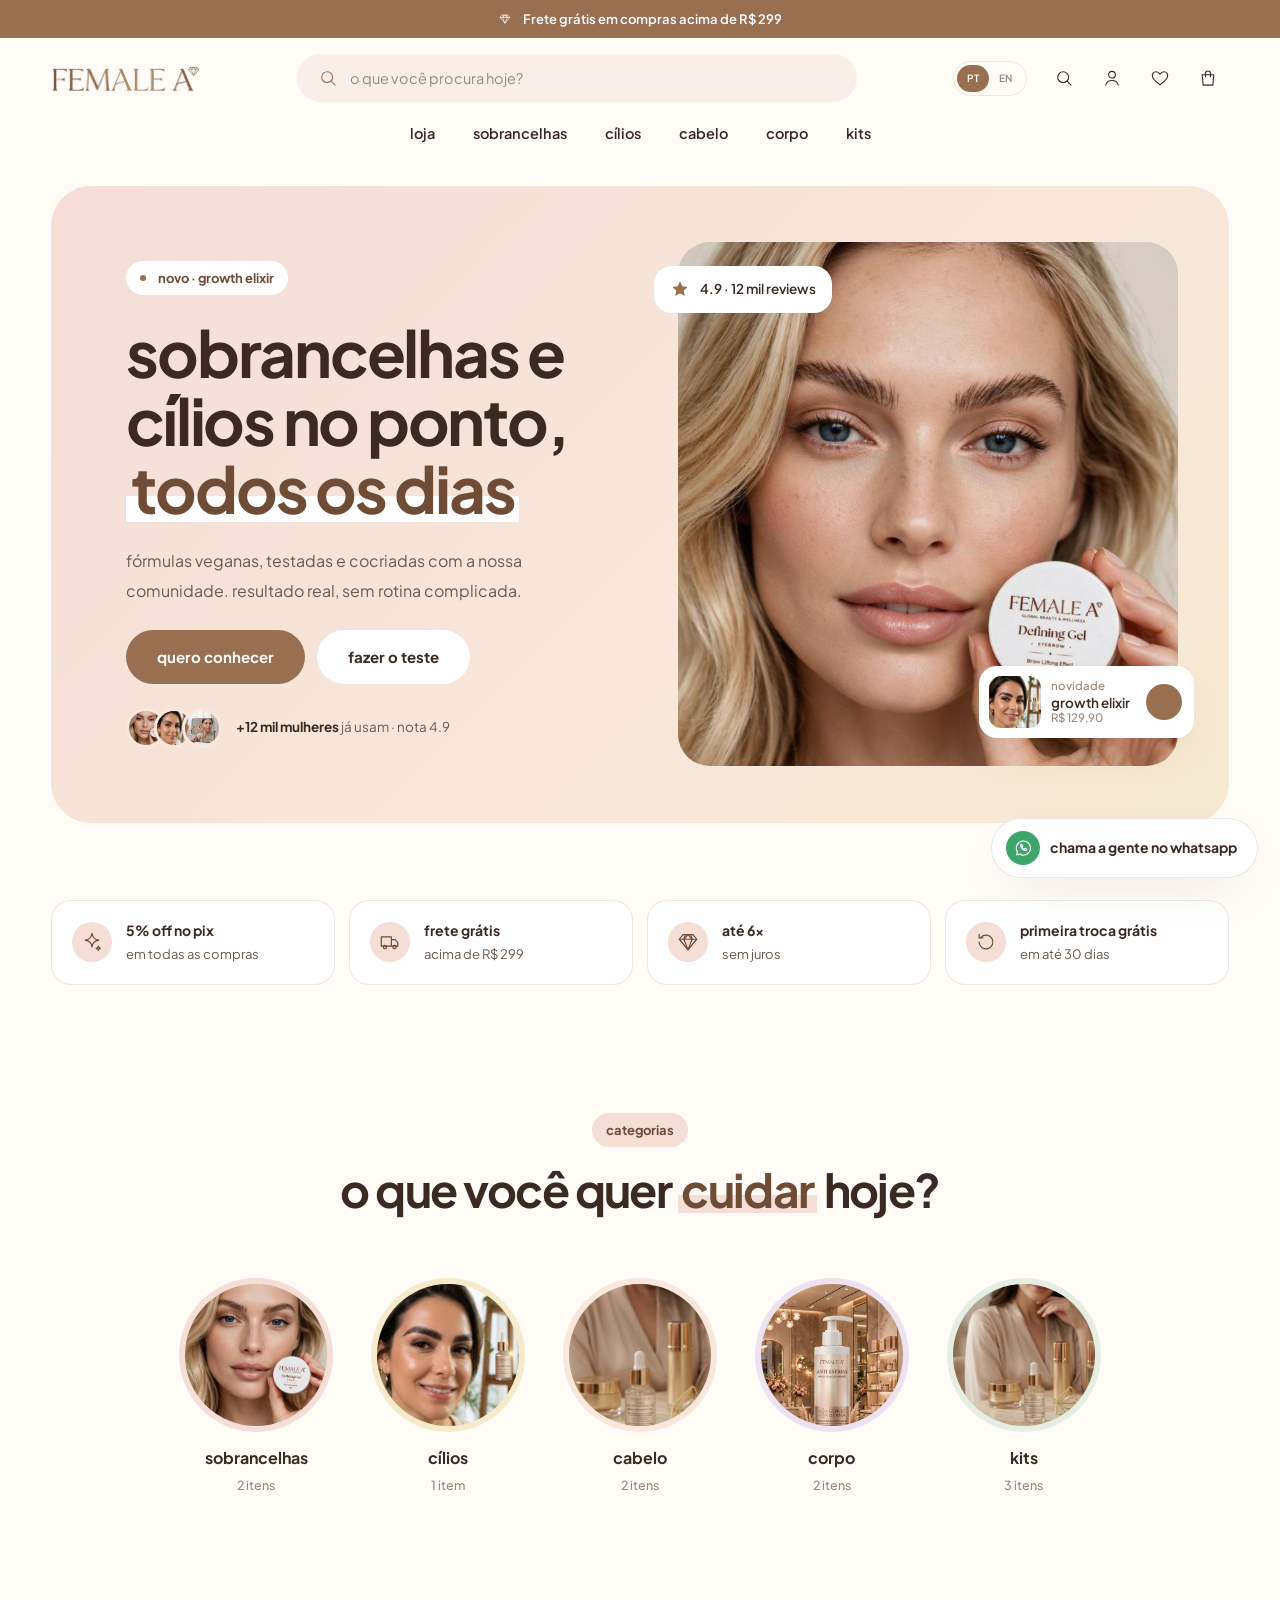
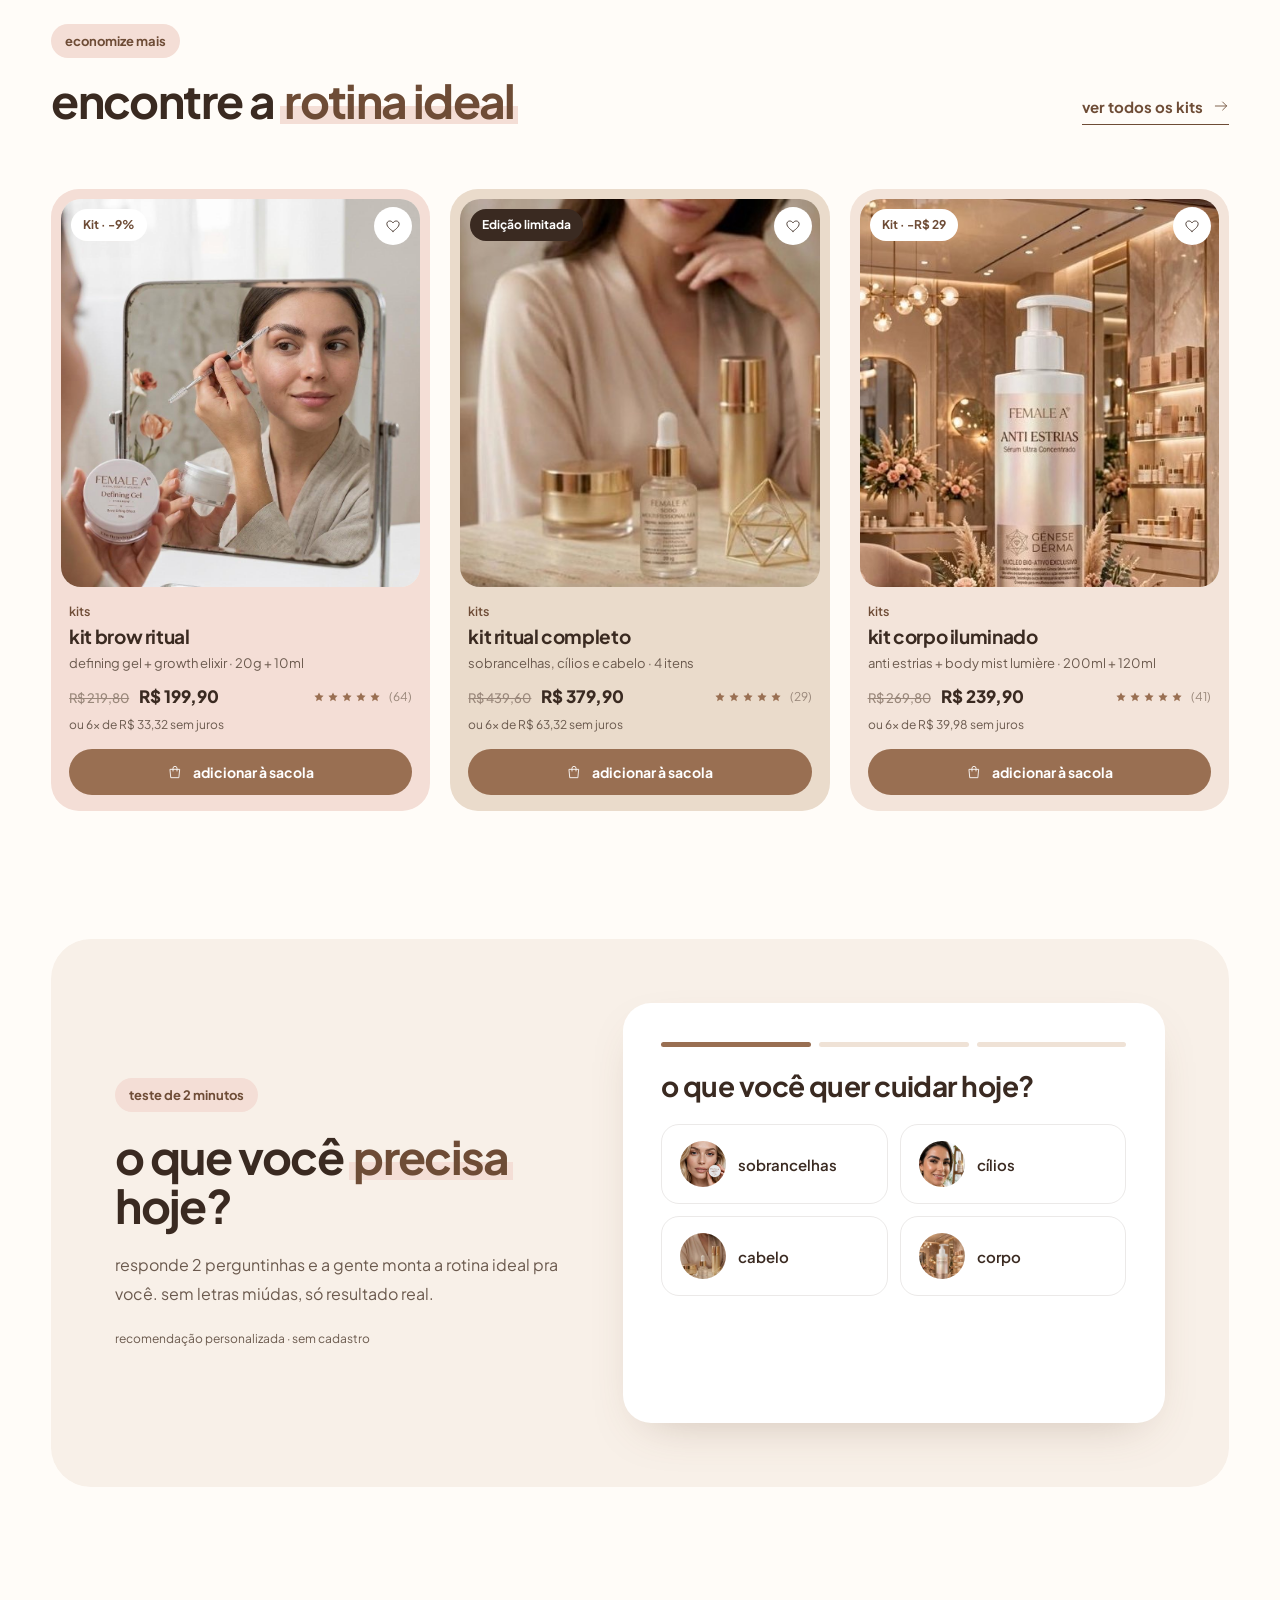
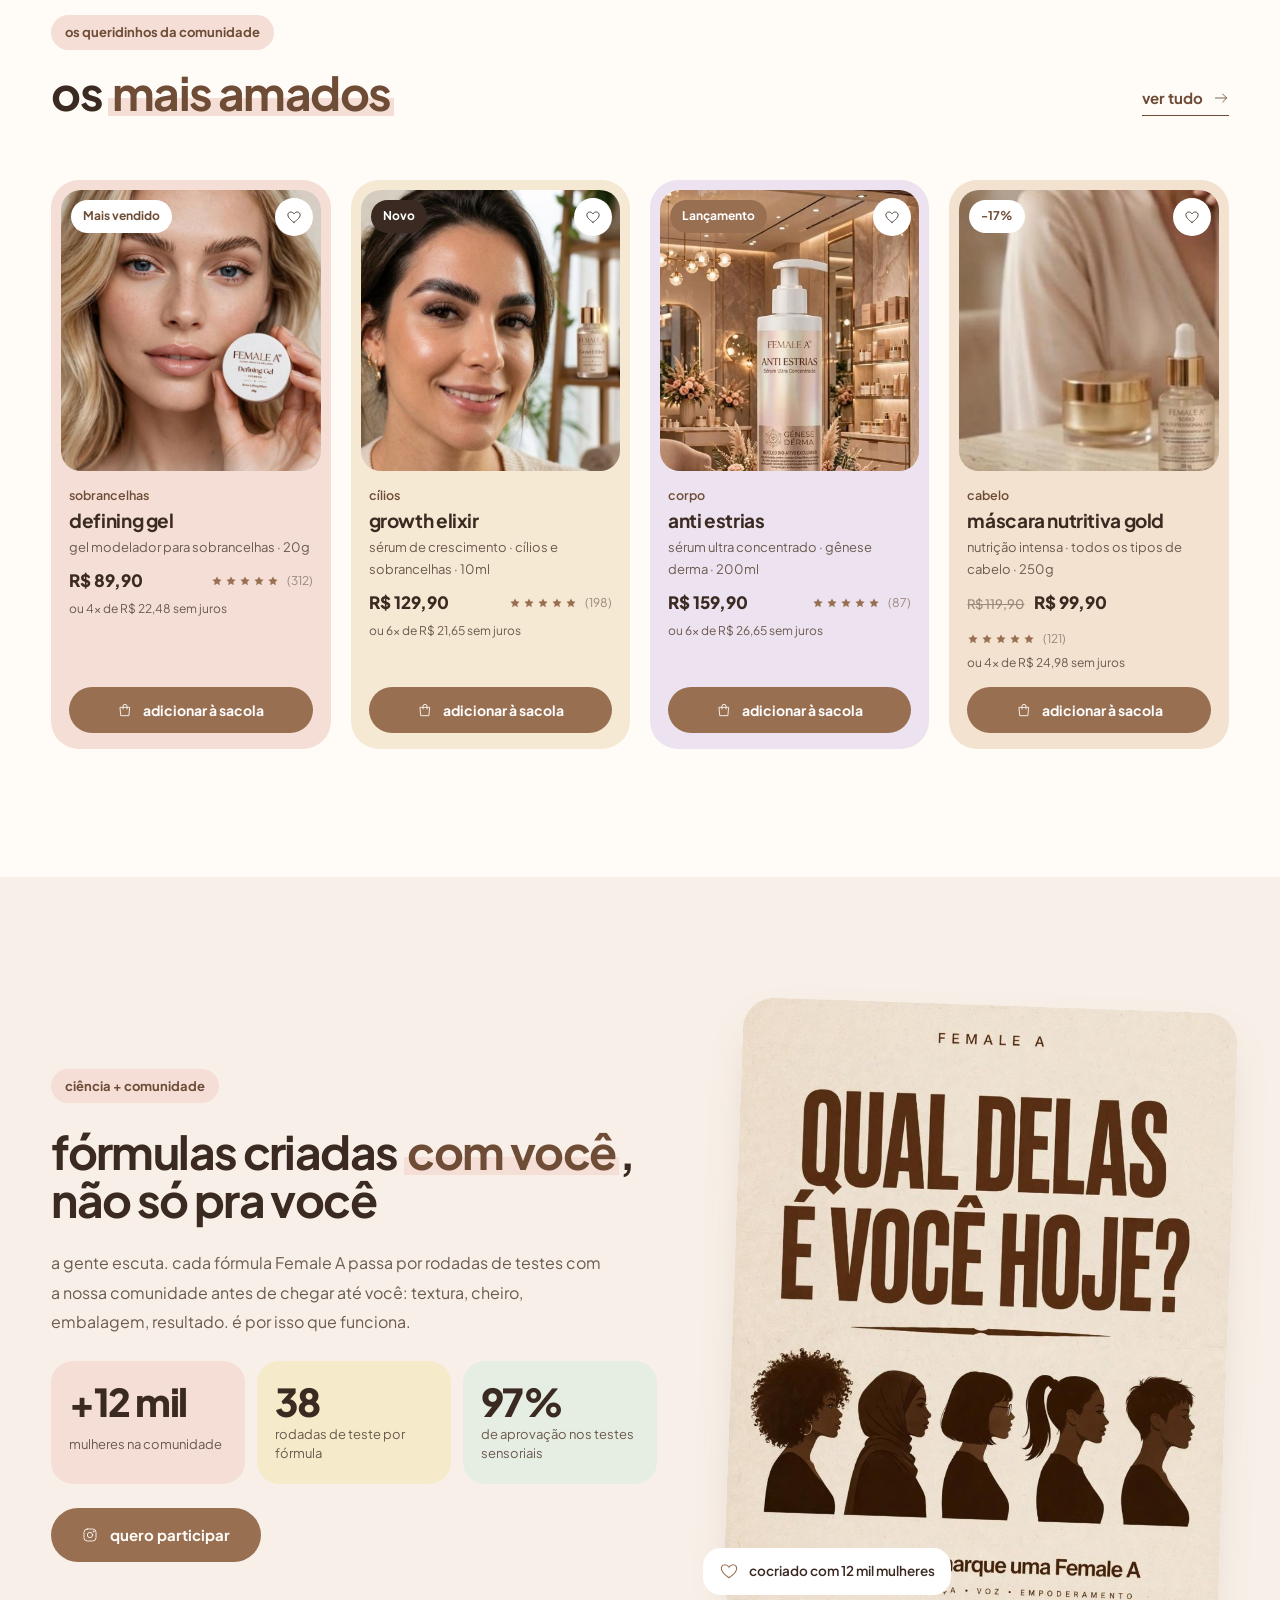
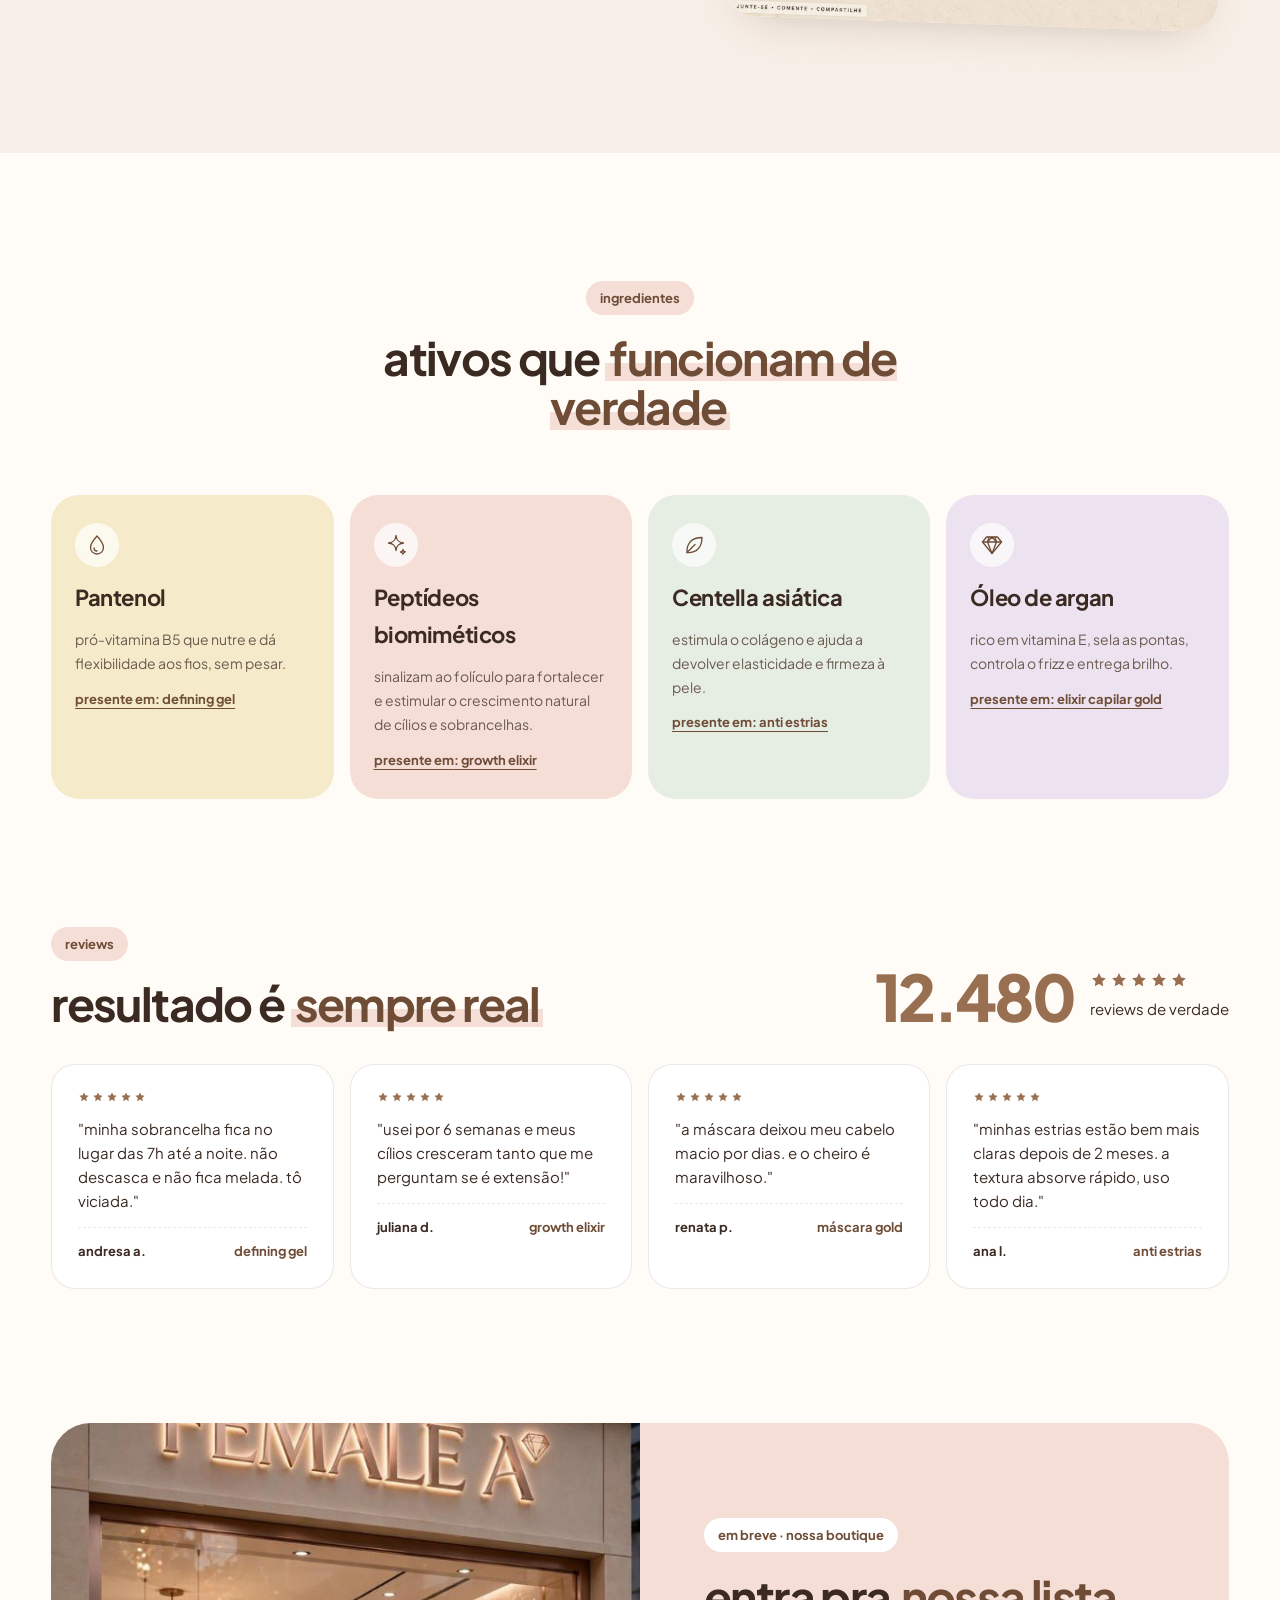
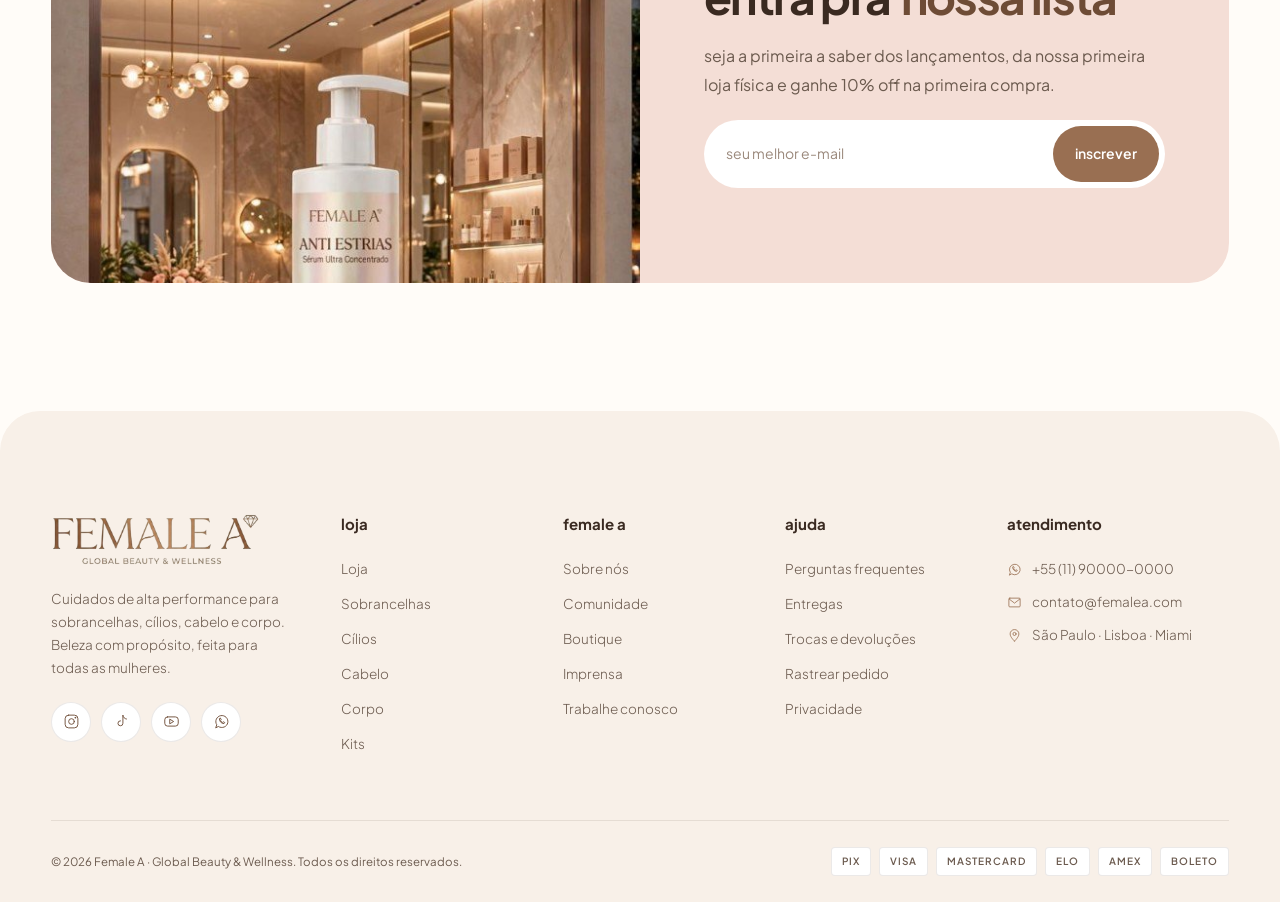
<file: v2-sallve/index.html>
<!DOCTYPE html>
<html lang="pt-BR">
<head>
  <meta charset="UTF-8">
  <meta name="viewport" content="width=device-width, initial-scale=1.0">
  <title>Female A | cuidado de verdade, feito com você</title>
  <meta name="description" content="Female A — fórmulas veganas para sobrancelhas, cílios, cabelo e corpo, cocriadas com a nossa comunidade.">
  <meta name="theme-color" content="#FFFCF8">
  <link rel="preconnect" href="https://fonts.googleapis.com">
  <link rel="preconnect" href="https://fonts.gstatic.com" crossorigin>
  <link href="https://fonts.googleapis.com/css2?family=Plus+Jakarta+Sans:wght@400;500;600;700;800&display=swap" rel="stylesheet">
  <link rel="stylesheet" href="../shared/css/base.css">
  <link rel="stylesheet" href="css/v2.css">
</head>
<body data-page="home">
  <div id="site-header"></div>

  <main>
    <!-- Hero -->
    <section class="s-hero">
      <div class="container">
        <div class="s-hero__card">
          <div class="s-hero__content">
            <span class="eyebrow eyebrow--line reveal" data-i18n="s_pill">novo · growth elixir</span>
            <h1 class="display h1 reveal reveal-delay-1" data-i18n="s_hero_title">sobrancelhas e cílios no ponto, <em>todos os dias</em></h1>
            <p class="lead reveal reveal-delay-2" data-i18n="s_hero_text">fórmulas veganas, testadas e cocriadas com a nossa comunidade. resultado real, sem rotina complicada.</p>
            <div class="s-hero__ctas reveal reveal-delay-3">
              <a href="produtos.html" class="btn btn--primary" data-i18n="s_hero_cta1">quero conhecer</a>
              <a href="#teste" class="btn btn--light" data-i18n="s_hero_cta2">fazer o teste</a>
            </div>
            <div class="s-trust reveal reveal-delay-3">
              <div class="s-avatars">
                <img src="../assets/img/card-defining-gel.jpg" alt="">
                <img src="../assets/img/card-growth-elixir.jpg" alt="">
                <img src="../assets/img/defining-gel-espelho.jpg" alt="">
              </div>
              <span data-i18n="s_trust"><strong>+12 mil mulheres</strong> já usam · nota 4.9</span>
            </div>
          </div>
          <div class="s-hero__media reveal">
            <img src="../assets/img/defining-gel-modelo.jpg" alt="Modelo com o Defining Gel" fetchpriority="high">
            <div class="s-chip s-chip--rating">
              <svg class="icon icon--fill"><use href="#i-star"></use></svg>
              <span data-i18n="s_chip_rating">4.9 · 12 mil reviews</span>
            </div>
            <div class="s-chip s-chip--product">
              <img src="../assets/img/card-growth-elixir.jpg" alt="">
              <div><small data-i18n="s_chip_new">novidade</small>growth elixir<small>R$ 129,90</small></div>
              <button data-add="growth-elixir" aria-label="Adicionar Growth Elixir"><svg class="icon icon--sm"><use href="#i-plus"></use></svg></button>
            </div>
          </div>
        </div>
      </div>
    </section>

    <!-- Perks -->
    <section class="section--tight">
      <div class="container s-perks">
        <div class="reveal"><svg class="icon"><use href="#i-sparkle"></use></svg><div><strong data-i18n="s_pk1">5% off no pix</strong><span data-i18n="s_pk1t">em todas as compras</span></div></div>
        <div class="reveal reveal-delay-1"><svg class="icon"><use href="#i-truck"></use></svg><div><strong data-i18n="s_pk2">frete grátis</strong><span data-i18n="s_pk2t">acima de R$ 299</span></div></div>
        <div class="reveal reveal-delay-2"><svg class="icon"><use href="#i-diamond"></use></svg><div><strong data-i18n="s_pk3">até 6x</strong><span data-i18n="s_pk3t">sem juros</span></div></div>
        <div class="reveal reveal-delay-3"><svg class="icon"><use href="#i-return"></use></svg><div><strong data-i18n="s_pk4">primeira troca grátis</strong><span data-i18n="s_pk4t">em até 30 dias</span></div></div>
      </div>
    </section>

    <!-- Categorias -->
    <section class="section" style="padding-top: clamp(32px, 4vw, 56px)">
      <div class="container">
        <div class="section-head section-head--center">
          <div class="section-head__text">
            <span class="eyebrow reveal" data-i18n="s_cats_eyebrow">categorias</span>
            <h2 class="display h2 reveal" data-i18n="s_cats_title">o que você quer <em>cuidar</em> hoje?</h2>
          </div>
        </div>
        <div class="s-cats">
          <a href="produtos.html?cat=brows" class="s-cat reveal" style="--c: var(--blush)"><span class="s-cat__img"><img src="../assets/img/card-defining-gel.jpg" alt=""></span><span data-i18n="s_cat_brows">sobrancelhas</span><small>2 <span data-i18n="s_items">itens</span></small></a>
          <a href="produtos.html?cat=lashes" class="s-cat reveal reveal-delay-1" style="--c: var(--butter)"><span class="s-cat__img"><img src="../assets/img/card-growth-elixir.jpg" alt=""></span><span data-i18n="s_cat_lashes">cílios</span><small>1 <span data-i18n="s_item">item</span></small></a>
          <a href="produtos.html?cat=hair" class="s-cat reveal reveal-delay-2" style="--c: var(--peach)"><span class="s-cat__img"><img src="../assets/img/card-serum-capilar.jpg" alt=""></span><span data-i18n="s_cat_hair">cabelo</span><small>2 <span data-i18n="s_items">itens</span></small></a>
          <a href="produtos.html?cat=body" class="s-cat reveal reveal-delay-3" style="--c: var(--lilac)"><span class="s-cat__img"><img src="../assets/img/card-anti-estrias.jpg" alt=""></span><span data-i18n="s_cat_body">corpo</span><small>2 <span data-i18n="s_items">itens</span></small></a>
          <a href="produtos.html?cat=kits" class="s-cat reveal reveal-delay-3" style="--c: var(--sage)"><span class="s-cat__img"><img src="../assets/img/categoria-cabelo.jpg" alt=""></span><span data-i18n="s_cat_kits">kits</span><small>3 <span data-i18n="s_items">itens</span></small></a>
        </div>
      </div>
    </section>

    <!-- Kits / duplas -->
    <section class="section" style="padding-top: 0">
      <div class="container">
        <div class="section-head">
          <div class="section-head__text">
            <span class="eyebrow reveal" data-i18n="s_duos_eyebrow">economize mais</span>
            <h2 class="display h2 reveal" data-i18n="s_duos_title">encontre a <em>rotina ideal</em></h2>
          </div>
          <a href="produtos.html?cat=kits" class="link-arrow reveal"><span data-i18n="s_duos_link">ver todos os kits</span> <svg class="icon icon--sm"><use href="#i-arrow"></use></svg></a>
        </div>
        <div class="product-grid product-grid--3" data-products="kit-brow,kit-ritual,kit-corpo"></div>
      </div>
    </section>

    <!-- Quiz -->
    <section class="section" id="teste" style="padding-top: 0">
      <div class="container">
        <div class="s-quiz">
          <div class="s-quiz__intro">
            <span class="eyebrow reveal" data-i18n="s_quiz_eyebrow">teste de 2 minutos</span>
            <h2 class="display h2 reveal" data-i18n="s_quiz_title">o que você <em>precisa</em> hoje?</h2>
            <p class="lead reveal" data-i18n="s_quiz_text">responde 2 perguntinhas e a gente monta a rotina ideal pra você. sem letras miúdas, só resultado real.</p>
            <span class="installments reveal" data-i18n="s_quiz_note">recomendação personalizada · sem cadastro</span>
          </div>
          <div class="s-quiz__panel reveal" id="quiz"></div>
        </div>
      </div>
    </section>

    <!-- Queridinhos -->
    <section class="section" style="padding-top: 0">
      <div class="container">
        <div class="section-head">
          <div class="section-head__text">
            <span class="eyebrow reveal" data-i18n="s_favs_eyebrow">os queridinhos da comunidade</span>
            <h2 class="display h2 reveal" data-i18n="s_favs_title">os <em>mais amados</em></h2>
          </div>
          <a href="produtos.html" class="link-arrow reveal"><span data-i18n="s_favs_link">ver tudo</span> <svg class="icon icon--sm"><use href="#i-arrow"></use></svg></a>
        </div>
        <div class="product-grid" data-products="defining-gel,growth-elixir,anti-estrias,mascara-gold"></div>
      </div>
    </section>

    <!-- Ciência + comunidade -->
    <section class="section section--sand" id="comunidade">
      <div class="container s-community">
        <div class="s-community__content">
          <span class="eyebrow reveal" data-i18n="s_cm_eyebrow">ciência + comunidade</span>
          <h2 class="display h2 reveal" data-i18n="s_cm_title">fórmulas criadas <em>com você</em>, não só pra você</h2>
          <p class="lead reveal" data-i18n="s_cm_text">a gente escuta. cada fórmula Female A passa por rodadas de testes com a nossa comunidade antes de chegar até você: textura, cheiro, embalagem, resultado. é por isso que funciona.</p>
          <div class="s-stats reveal">
            <div><strong>+12 mil</strong><span data-i18n="s_st1">mulheres na comunidade</span></div>
            <div><strong>38</strong><span data-i18n="s_st2">rodadas de teste por fórmula</span></div>
            <div><strong>97%</strong><span data-i18n="s_st3">de aprovação nos testes sensoriais</span></div>
          </div>
          <div class="reveal">
            <a href="https://instagram.com/female_a_global" target="_blank" rel="noopener" class="btn btn--primary"><svg class="icon icon--sm"><use href="#i-instagram"></use></svg> <span data-i18n="s_cm_cta">quero participar</span></a>
          </div>
        </div>
        <div class="s-community__media reveal">
          <img src="../assets/img/comunidade.jpg" alt="Qual delas é você hoje? Comunidade Female A" loading="lazy">
          <div class="s-chip"><svg class="icon"><use href="#i-heart"></use></svg><span data-i18n="s_cm_chip">cocriado com 12 mil mulheres</span></div>
        </div>
      </div>
    </section>

    <!-- Ativos -->
    <section class="section">
      <div class="container">
        <div class="section-head section-head--center">
          <div class="section-head__text">
            <span class="eyebrow reveal" data-i18n="s_act_eyebrow">ingredientes</span>
            <h2 class="display h2 reveal" data-i18n="s_act_title">ativos que <em>funcionam de verdade</em></h2>
          </div>
        </div>
        <div class="s-actives">
          <article class="s-active reveal">
            <svg class="icon"><use href="#i-drop"></use></svg>
            <h3 data-i18n="s_a1">Pantenol</h3>
            <p data-i18n="s_a1t">pró-vitamina B5 que nutre e dá flexibilidade aos fios, sem pesar.</p>
            <a href="produto.html?id=defining-gel"><span data-i18n="s_in">presente em</span>: defining gel</a>
          </article>
          <article class="s-active reveal reveal-delay-1">
            <svg class="icon"><use href="#i-sparkle"></use></svg>
            <h3 data-i18n="s_a2">Peptídeos biomiméticos</h3>
            <p data-i18n="s_a2t">sinalizam ao folículo para fortalecer e estimular o crescimento natural de cílios e sobrancelhas.</p>
            <a href="produto.html?id=growth-elixir"><span data-i18n="s_in">presente em</span>: growth elixir</a>
          </article>
          <article class="s-active reveal reveal-delay-2">
            <svg class="icon"><use href="#i-leaf"></use></svg>
            <h3 data-i18n="s_a3">Centella asiática</h3>
            <p data-i18n="s_a3t">estimula o colágeno e ajuda a devolver elasticidade e firmeza à pele.</p>
            <a href="produto.html?id=anti-estrias"><span data-i18n="s_in">presente em</span>: anti estrias</a>
          </article>
          <article class="s-active reveal reveal-delay-3">
            <svg class="icon"><use href="#i-diamond"></use></svg>
            <h3 data-i18n="s_a4">Óleo de argan</h3>
            <p data-i18n="s_a4t">rico em vitamina E, sela as pontas, controla o frizz e entrega brilho.</p>
            <a href="produto.html?id=serum-capilar"><span data-i18n="s_in">presente em</span>: elixir capilar gold</a>
          </article>
        </div>
      </div>
    </section>

    <!-- Reviews -->
    <section class="section" style="padding-top: 0">
      <div class="container">
        <div class="s-reviews__head">
          <div class="section-head__text">
            <span class="eyebrow reveal" data-i18n="s_rv_eyebrow">reviews</span>
            <h2 class="display h2 reveal" data-i18n="s_rv_title">resultado é <em>sempre real</em></h2>
          </div>
          <div class="s-reviews__count reveal">
            <strong>12.480</strong>
            <div>
              <span class="stars"><svg class="icon icon--fill"><use href="#i-star"></use></svg><svg class="icon icon--fill"><use href="#i-star"></use></svg><svg class="icon icon--fill"><use href="#i-star"></use></svg><svg class="icon icon--fill"><use href="#i-star"></use></svg><svg class="icon icon--fill"><use href="#i-star"></use></svg></span>
              <div data-i18n="s_rv_count">reviews de verdade</div>
            </div>
          </div>
        </div>
        <div class="s-reviews__row">
          <article class="s-review reveal">
            <span class="stars"><svg class="icon icon--fill"><use href="#i-star"></use></svg><svg class="icon icon--fill"><use href="#i-star"></use></svg><svg class="icon icon--fill"><use href="#i-star"></use></svg><svg class="icon icon--fill"><use href="#i-star"></use></svg><svg class="icon icon--fill"><use href="#i-star"></use></svg></span>
            <p data-i18n="s_rv1">"minha sobrancelha fica no lugar das 7h até a noite. não descasca e não fica melada. tô viciada."</p>
            <footer><strong>andresa a.</strong><a href="produto.html?id=defining-gel">defining gel</a></footer>
          </article>
          <article class="s-review reveal reveal-delay-1">
            <span class="stars"><svg class="icon icon--fill"><use href="#i-star"></use></svg><svg class="icon icon--fill"><use href="#i-star"></use></svg><svg class="icon icon--fill"><use href="#i-star"></use></svg><svg class="icon icon--fill"><use href="#i-star"></use></svg><svg class="icon icon--fill"><use href="#i-star"></use></svg></span>
            <p data-i18n="s_rv2">"usei por 6 semanas e meus cílios cresceram tanto que me perguntam se é extensão!"</p>
            <footer><strong>juliana d.</strong><a href="produto.html?id=growth-elixir">growth elixir</a></footer>
          </article>
          <article class="s-review reveal reveal-delay-2">
            <span class="stars"><svg class="icon icon--fill"><use href="#i-star"></use></svg><svg class="icon icon--fill"><use href="#i-star"></use></svg><svg class="icon icon--fill"><use href="#i-star"></use></svg><svg class="icon icon--fill"><use href="#i-star"></use></svg><svg class="icon icon--fill"><use href="#i-star"></use></svg></span>
            <p data-i18n="s_rv3">"a máscara deixou meu cabelo macio por dias. e o cheiro é maravilhoso."</p>
            <footer><strong>renata p.</strong><a href="produto.html?id=mascara-gold">máscara gold</a></footer>
          </article>
          <article class="s-review reveal reveal-delay-3">
            <span class="stars"><svg class="icon icon--fill"><use href="#i-star"></use></svg><svg class="icon icon--fill"><use href="#i-star"></use></svg><svg class="icon icon--fill"><use href="#i-star"></use></svg><svg class="icon icon--fill"><use href="#i-star"></use></svg><svg class="icon icon--fill"><use href="#i-star"></use></svg></span>
            <p data-i18n="s_rv4">"minhas estrias estão bem mais claras depois de 2 meses. a textura absorve rápido, uso todo dia."</p>
            <footer><strong>ana l.</strong><a href="produto.html?id=anti-estrias">anti estrias</a></footer>
          </article>
        </div>
      </div>
    </section>

    <!-- Newsletter + boutique -->
    <section class="section" id="boutique" style="padding-top: 0">
      <div class="container">
        <div class="s-news">
          <div class="s-news__media"><img src="../assets/img/boutique.jpg" alt="Boutique Female A" loading="lazy"></div>
          <div class="s-news__content">
            <span class="eyebrow reveal" data-i18n="s_nl_eyebrow">em breve · nossa boutique</span>
            <h2 class="display h2 reveal" data-i18n="s_nl_title">entra pra <em>nossa lista</em></h2>
            <p class="lead reveal" data-i18n="s_nl_text">seja a primeira a saber dos lançamentos, da nossa primeira loja física e ganhe 10% off na primeira compra.</p>
            <form class="newsletter reveal" data-newsletter>
              <div class="newsletter__field">
                <input type="email" required placeholder="seu melhor e-mail" data-i18n-ph="s_nl_ph" aria-label="E-mail">
                <button type="submit" data-i18n="nl_btn">Inscrever</button>
              </div>
            </form>
          </div>
        </div>
      </div>
    </section>
  </main>

  <a href="#" class="s-whats" aria-label="WhatsApp"><svg class="icon"><use href="#i-whatsapp"></use></svg><span data-i18n="s_whats">chama a gente no whatsapp</span></a>

  <div id="site-footer"></div>

  <script>window.FA_BASE = "../"; window.FA_THEME = { headerSearch: true, footerLogo: "logo-tagline.png" };</script>
  <script src="../shared/js/data.js"></script>
  <script src="../shared/js/i18n.js"></script>
  <script src="js/v2.js"></script>
  <script src="../shared/js/main.js"></script>
</body>
</html>
</file>
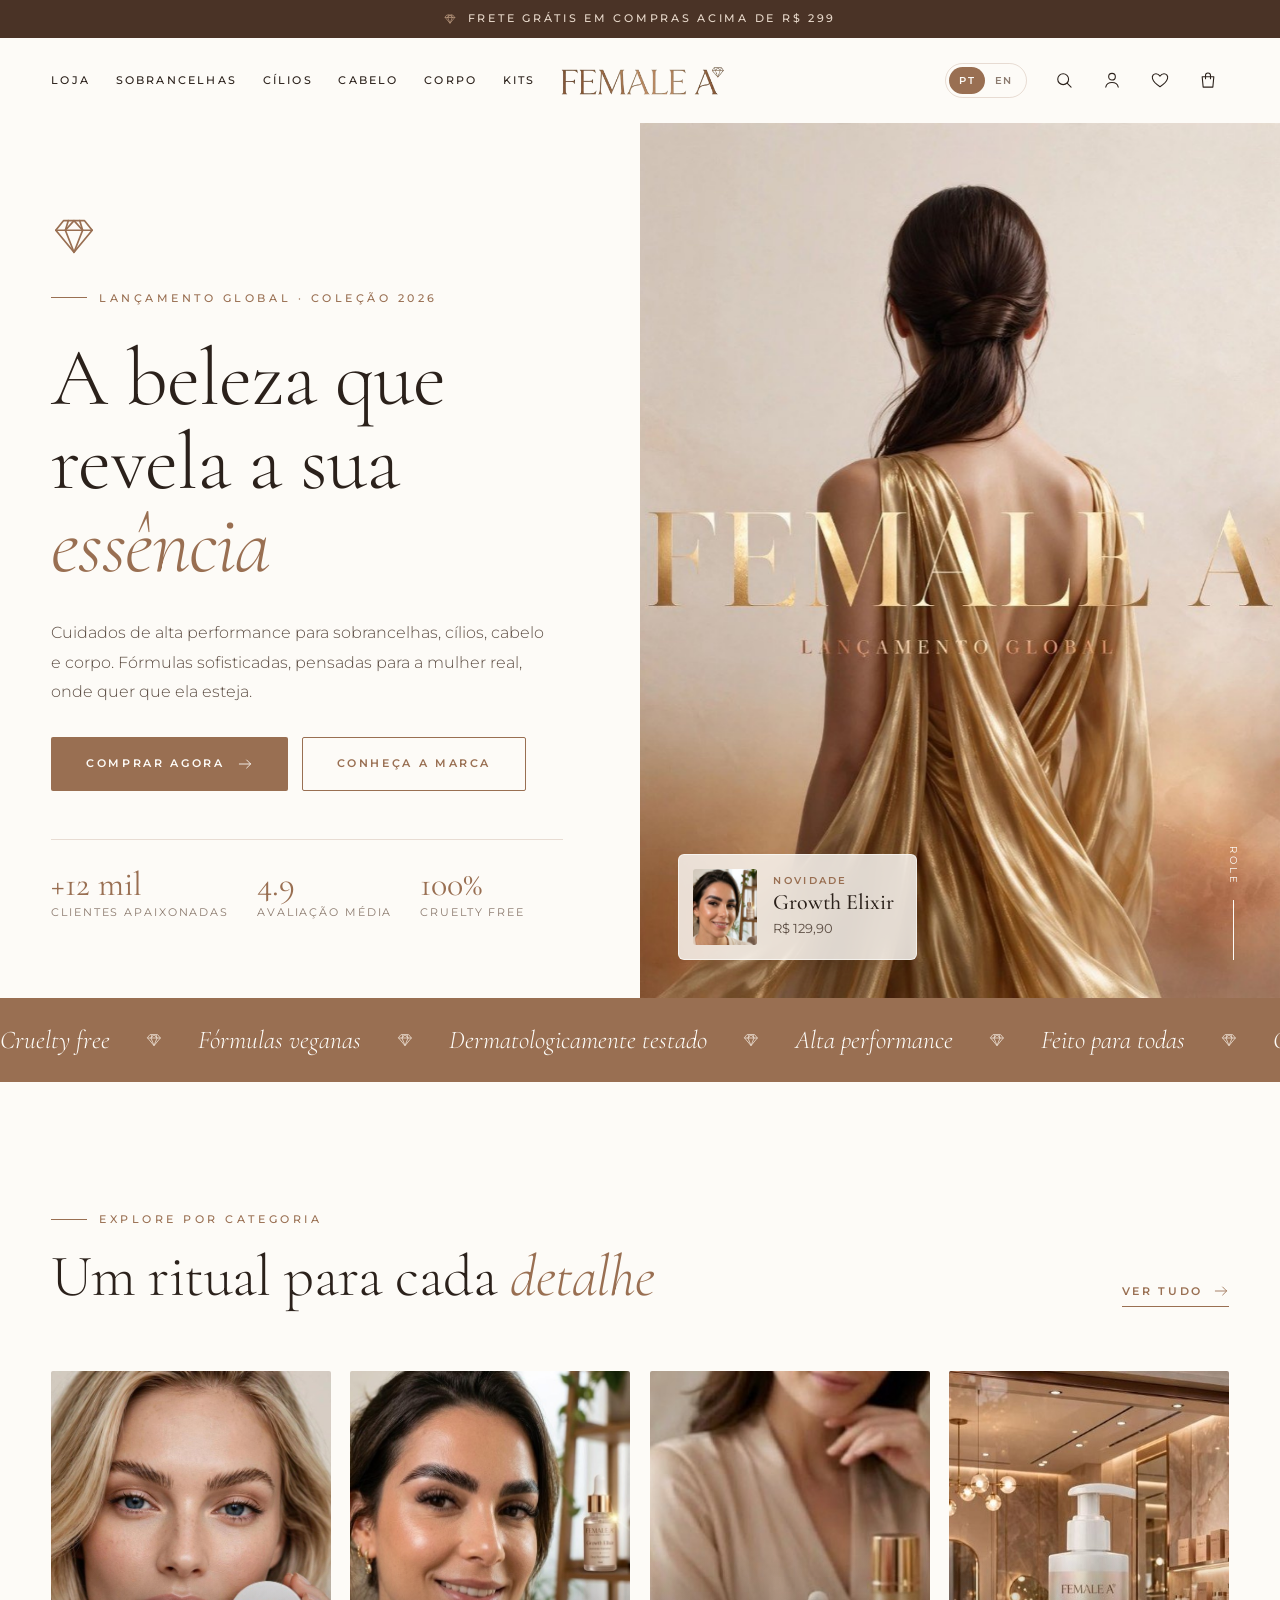
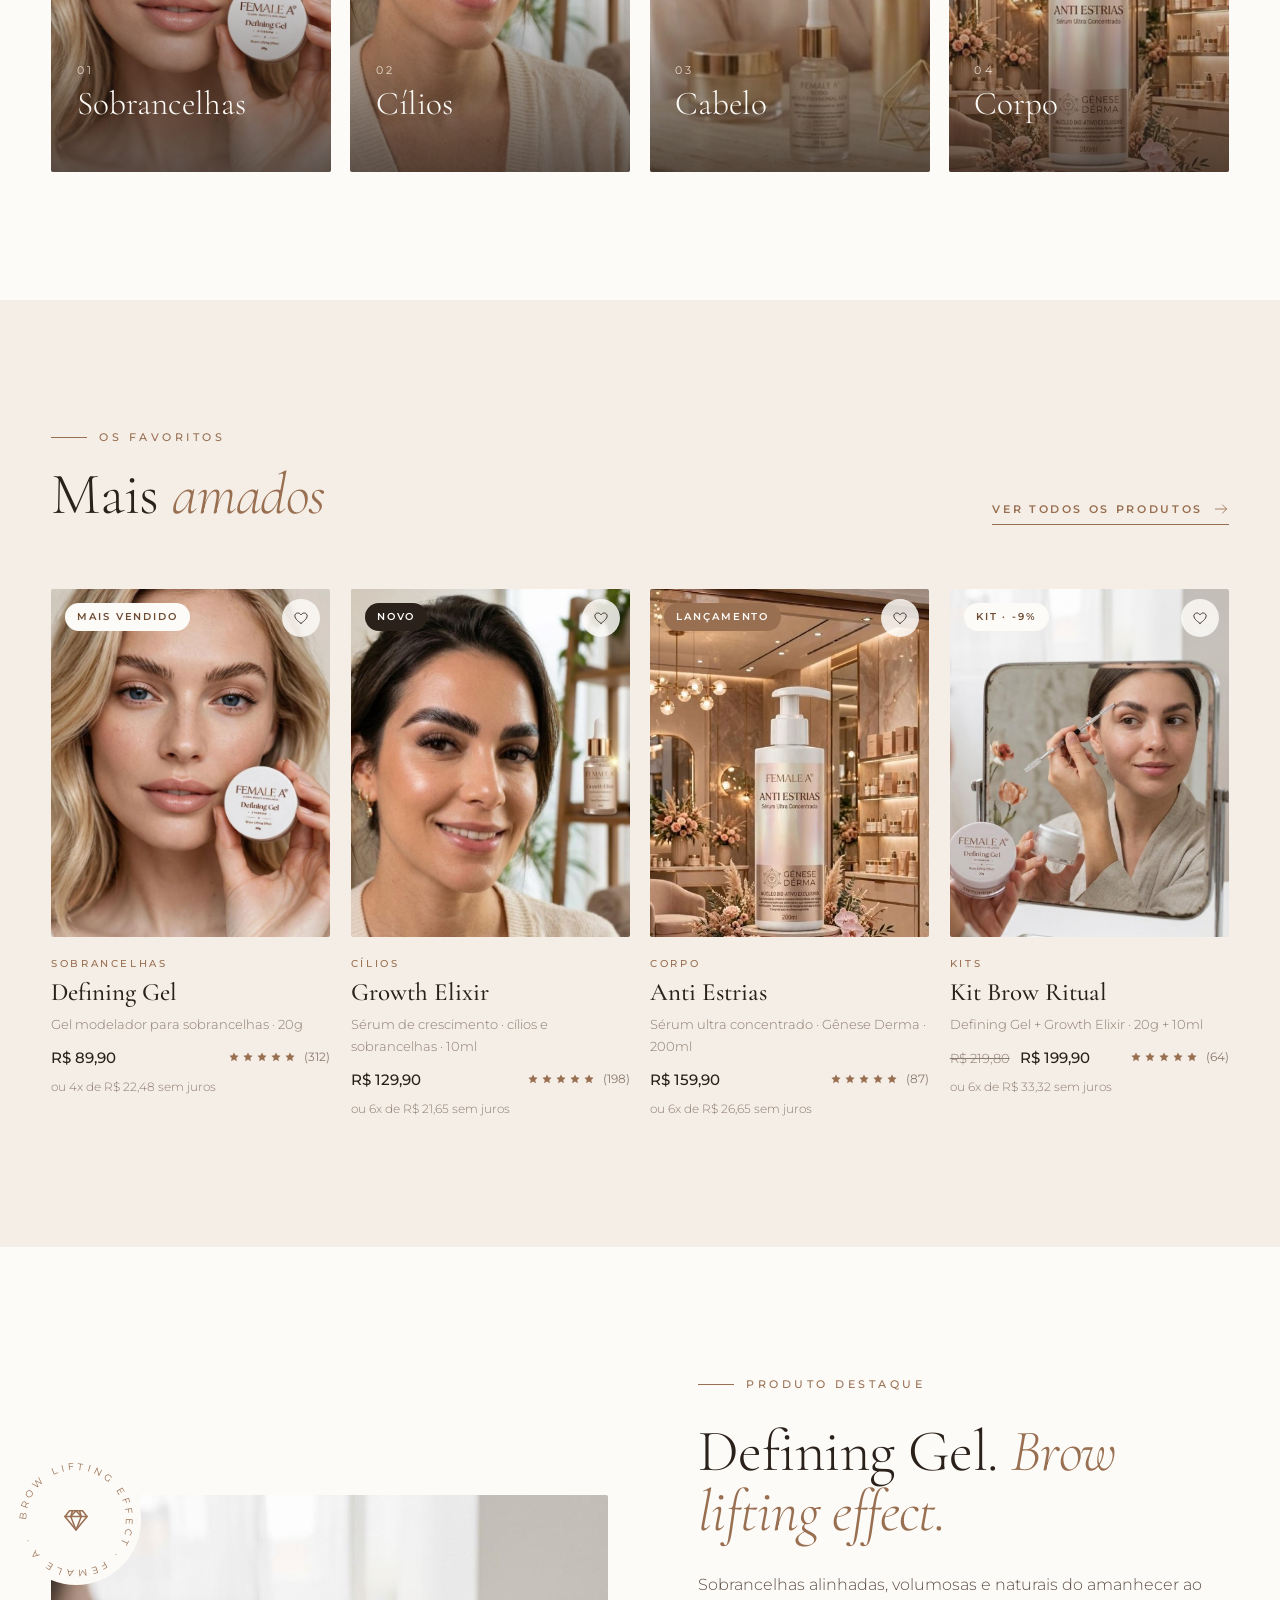
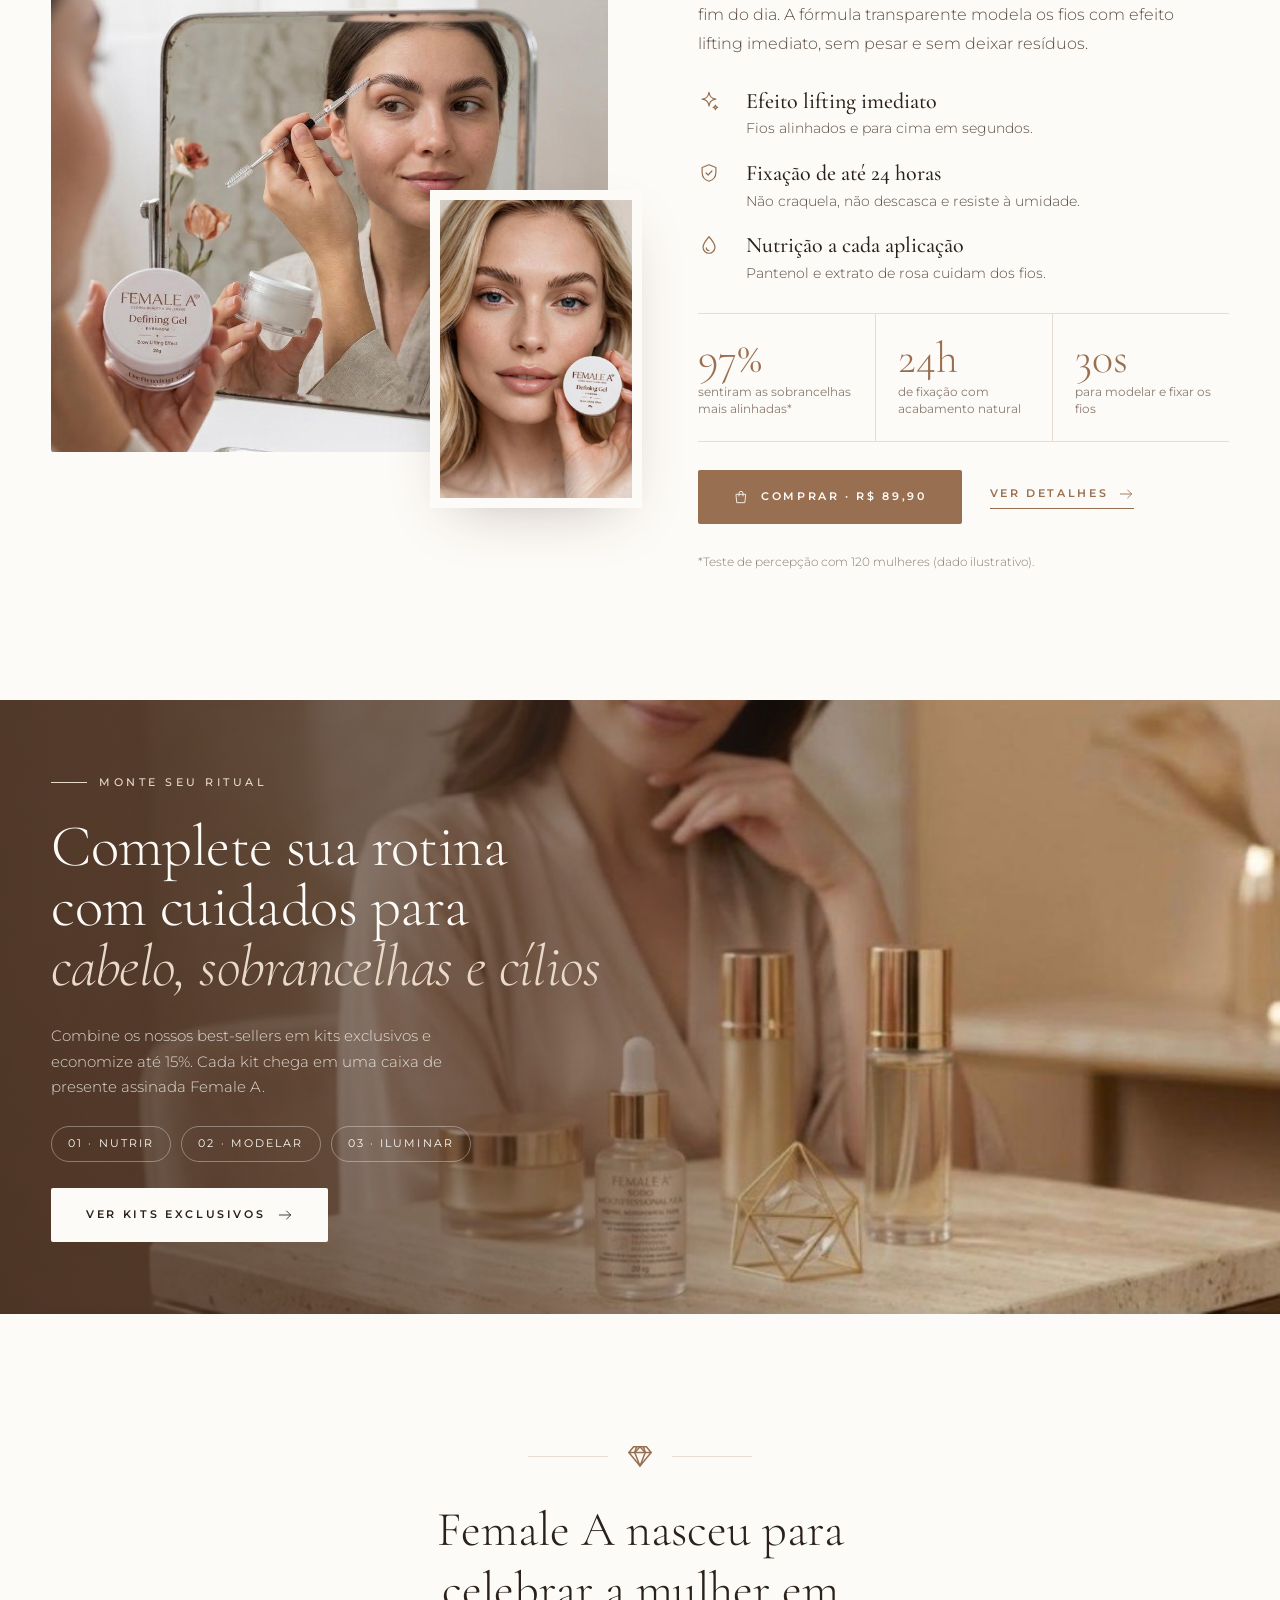
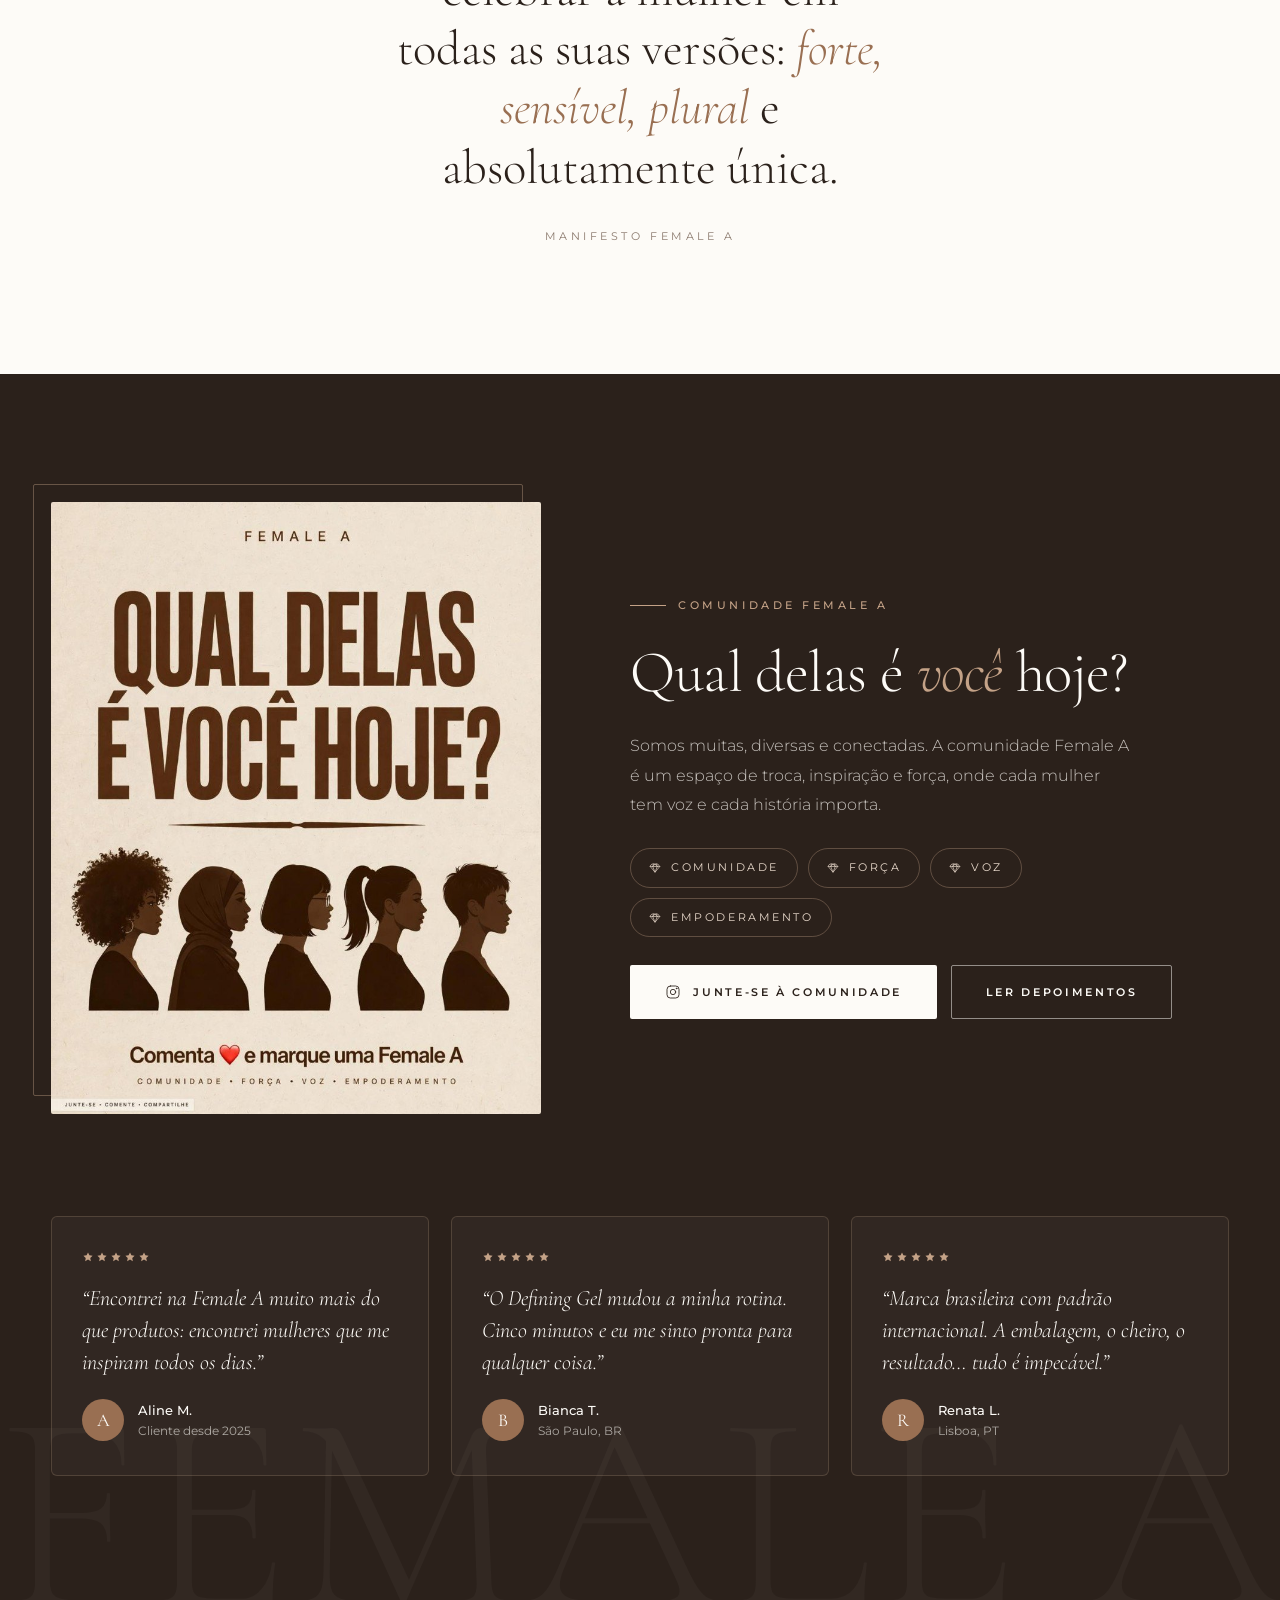
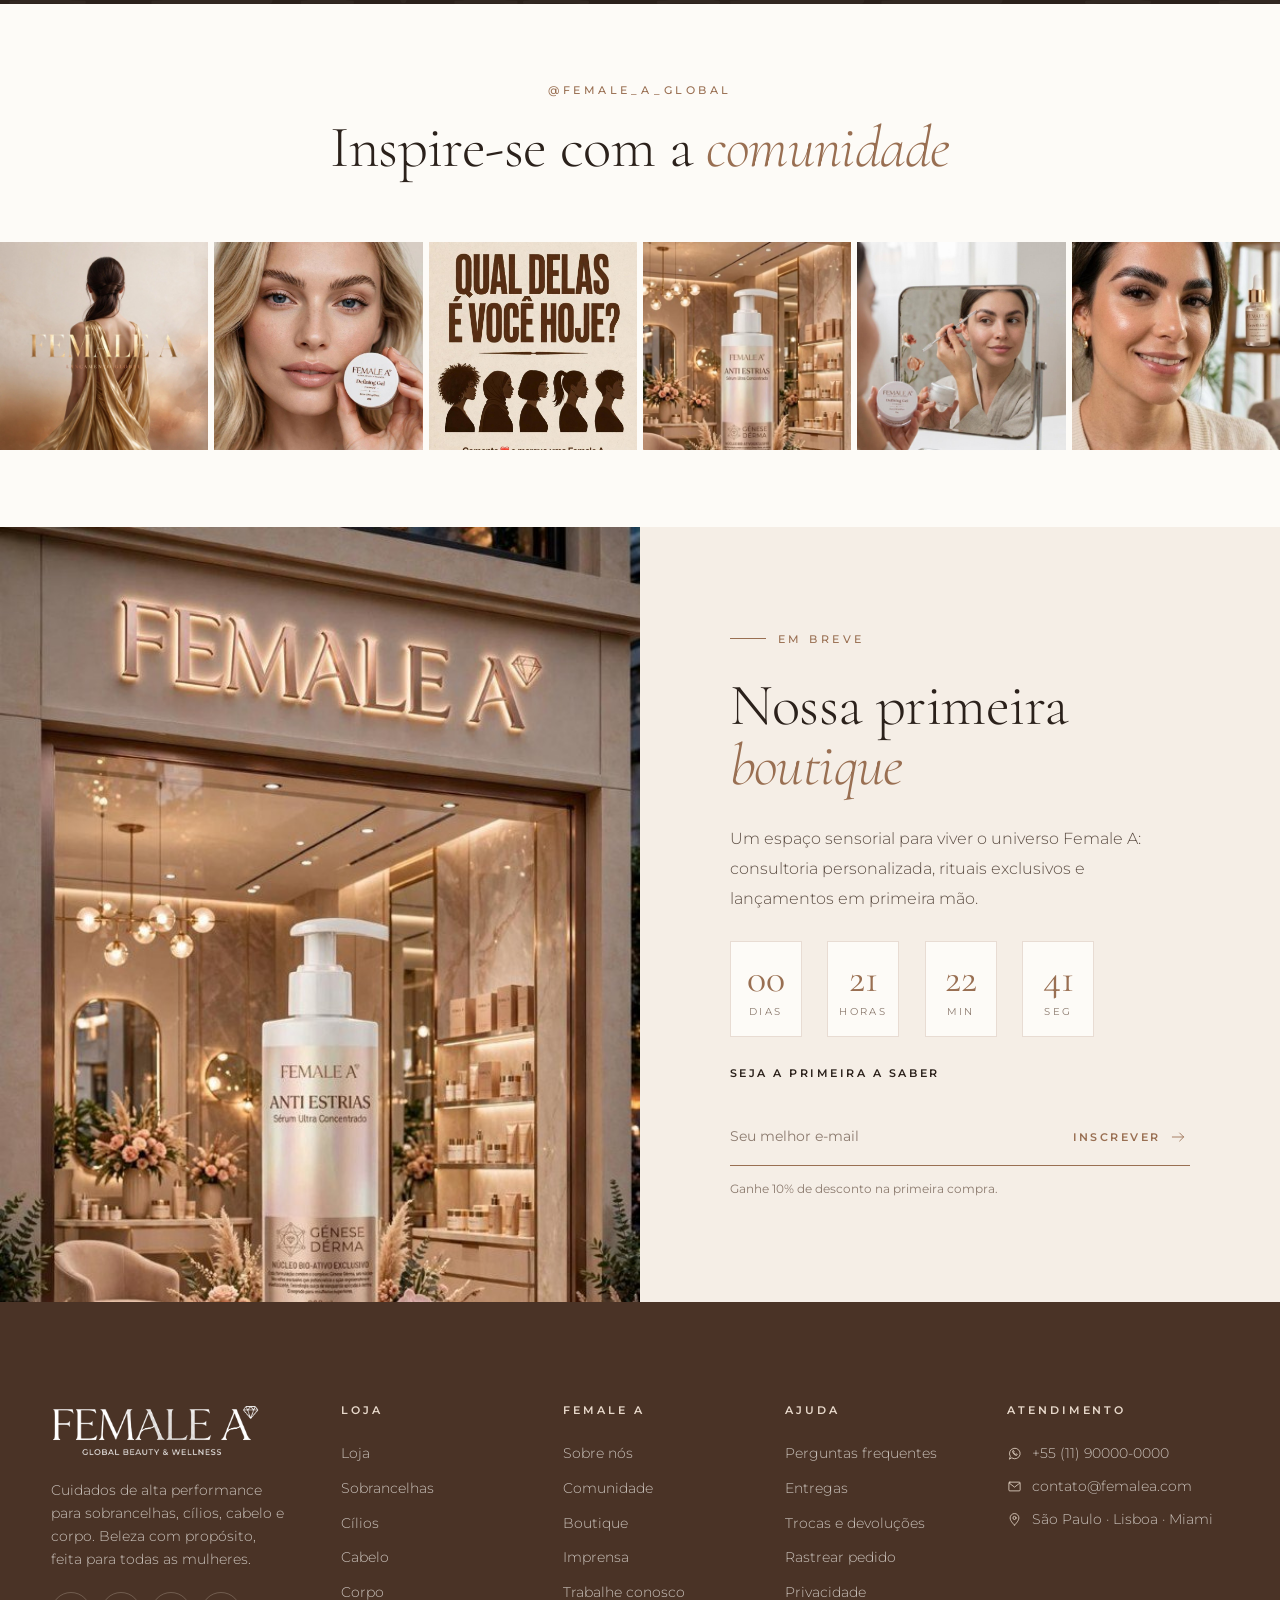
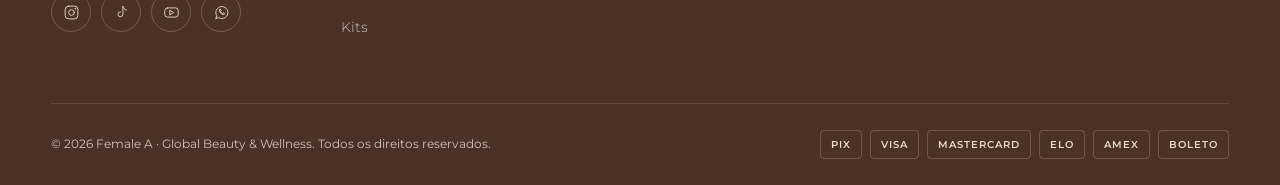
<file: v3-editorial/index.html>
<!DOCTYPE html>
<html lang="pt-BR">
<head>
  <meta charset="UTF-8">
  <meta name="viewport" content="width=device-width, initial-scale=1.0">
  <title>Female A | Global Beauty & Wellness</title>
  <meta name="description" content="Female A — cuidados de alta performance para sobrancelhas, cílios, cabelo e corpo. Global Beauty & Wellness.">
  <meta name="theme-color" content="#FDFBF7">
  <link rel="preconnect" href="https://fonts.googleapis.com">
  <link rel="preconnect" href="https://fonts.gstatic.com" crossorigin>
  <link href="https://fonts.googleapis.com/css2?family=Cormorant+Garamond:ital,wght@0,300;0,400;0,500;0,600;1,300;1,400;1,500&family=Montserrat:wght@300;400;500;600&display=swap" rel="stylesheet">
  <link rel="stylesheet" href="../shared/css/base.css">
</head>
<body data-page="home">
  <div id="site-header"></div>

  <main>
    <!-- Hero -->
    <section class="hero">
      <div class="hero__content">
        <svg class="icon hero__diamond reveal" viewBox="0 0 24 24" aria-hidden="true"><use href="#i-diamond"></use></svg>
        <span class="eyebrow eyebrow--line reveal" data-i18n="hero_eyebrow">Lançamento Global · Coleção 2026</span>
        <h1 class="display h1 hero__title reveal reveal-delay-1" data-i18n="hero_title">A beleza que revela a sua <em>essência</em></h1>
        <p class="lead reveal reveal-delay-2" data-i18n="hero_text">Cuidados de alta performance para sobrancelhas, cílios, cabelo e corpo. Fórmulas sofisticadas, pensadas para a mulher real, onde quer que ela esteja.</p>
        <div class="hero__ctas reveal reveal-delay-3">
          <a href="produtos.html" class="btn btn--primary"><span data-i18n="hero_cta1">Comprar agora</span> <svg class="icon icon--sm" aria-hidden="true"><use href="#i-arrow"></use></svg></a>
          <a href="#manifesto" class="btn btn--outline" data-i18n="hero_cta2">Conheça a marca</a>
        </div>
        <div class="hero__meta reveal reveal-delay-3">
          <div><strong>+12 mil</strong><span data-i18n="hero_m1">clientes apaixonadas</span></div>
          <div><strong>4.9</strong><span data-i18n="hero_m2">avaliação média</span></div>
          <div><strong>100%</strong><span>cruelty free</span></div>
        </div>
      </div>
      <div class="hero__media">
        <img src="../assets/img/hero-lancamento.jpg" alt="Female A — Lançamento Global" fetchpriority="high">
        <a href="produto.html?id=growth-elixir" class="hero__card">
          <img src="../assets/img/card-growth-elixir.jpg" alt="">
          <div>
            <small data-i18n="hero_card_tag">Novidade</small>
            <strong>Growth Elixir</strong>
            <span>R$ 129,90</span>
          </div>
        </a>
        <span class="hero__scroll" data-i18n="hero_scroll">Role</span>
      </div>
    </section>

    <!-- Marquee -->
    <div class="marquee" aria-hidden="true">
      <div class="marquee__track">
        <div class="marquee__item">
          <span data-i18n="mq1">Cruelty free</span><svg class="icon"><use href="#i-diamond"></use></svg>
          <span data-i18n="mq2">Fórmulas veganas</span><svg class="icon"><use href="#i-diamond"></use></svg>
          <span data-i18n="mq3">Dermatologicamente testado</span><svg class="icon"><use href="#i-diamond"></use></svg>
          <span data-i18n="mq4">Alta performance</span><svg class="icon"><use href="#i-diamond"></use></svg>
          <span data-i18n="mq5">Feito para todas</span><svg class="icon"><use href="#i-diamond"></use></svg>
        </div>
        <div class="marquee__item">
          <span data-i18n="mq1">Cruelty free</span><svg class="icon"><use href="#i-diamond"></use></svg>
          <span data-i18n="mq2">Fórmulas veganas</span><svg class="icon"><use href="#i-diamond"></use></svg>
          <span data-i18n="mq3">Dermatologicamente testado</span><svg class="icon"><use href="#i-diamond"></use></svg>
          <span data-i18n="mq4">Alta performance</span><svg class="icon"><use href="#i-diamond"></use></svg>
          <span data-i18n="mq5">Feito para todas</span><svg class="icon"><use href="#i-diamond"></use></svg>
        </div>
      </div>
    </div>

    <!-- Categorias -->
    <section class="section">
      <div class="container">
        <div class="section-head">
          <div class="section-head__text">
            <span class="eyebrow eyebrow--line reveal" data-i18n="cat_eyebrow">Explore por categoria</span>
            <h2 class="display h2 reveal" data-i18n="cat_title">Um ritual para cada <em>detalhe</em></h2>
          </div>
          <a href="produtos.html" class="link-arrow reveal"><span data-i18n="see_all">Ver tudo</span> <svg class="icon icon--sm"><use href="#i-arrow"></use></svg></a>
        </div>
        <div class="categories">
          <a href="produtos.html?cat=brows" class="category-card reveal">
            <img src="../assets/img/defining-gel-modelo.jpg" alt="" loading="lazy">
            <div class="category-card__body">
              <span class="category-card__num">01</span>
              <span class="category-card__name" data-i18n="cat_brows">Sobrancelhas</span>
              <span class="category-card__cta"><span data-i18n="explore">Explorar</span> <svg class="icon icon--sm"><use href="#i-arrow"></use></svg></span>
            </div>
          </a>
          <a href="produtos.html?cat=lashes" class="category-card reveal reveal-delay-1">
            <img src="../assets/img/growth-elixir-modelo.jpg" alt="" loading="lazy">
            <div class="category-card__body">
              <span class="category-card__num">02</span>
              <span class="category-card__name" data-i18n="cat_lashes">Cílios</span>
              <span class="category-card__cta"><span data-i18n="explore">Explorar</span> <svg class="icon icon--sm"><use href="#i-arrow"></use></svg></span>
            </div>
          </a>
          <a href="produtos.html?cat=hair" class="category-card reveal reveal-delay-2">
            <img src="../assets/img/categoria-cabelo.jpg" alt="" loading="lazy">
            <div class="category-card__body">
              <span class="category-card__num">03</span>
              <span class="category-card__name" data-i18n="cat_hair">Cabelo</span>
              <span class="category-card__cta"><span data-i18n="explore">Explorar</span> <svg class="icon icon--sm"><use href="#i-arrow"></use></svg></span>
            </div>
          </a>
          <a href="produtos.html?cat=body" class="category-card reveal reveal-delay-3">
            <img src="../assets/img/card-anti-estrias.jpg" alt="" loading="lazy">
            <div class="category-card__body">
              <span class="category-card__num">04</span>
              <span class="category-card__name" data-i18n="cat_body">Corpo</span>
              <span class="category-card__cta"><span data-i18n="explore">Explorar</span> <svg class="icon icon--sm"><use href="#i-arrow"></use></svg></span>
            </div>
          </a>
        </div>
      </div>
    </section>

    <!-- Mais vendidos -->
    <section class="section section--sand">
      <div class="container">
        <div class="section-head">
          <div class="section-head__text">
            <span class="eyebrow eyebrow--line reveal" data-i18n="bs_eyebrow">Os favoritos</span>
            <h2 class="display h2 reveal" data-i18n="bs_title">Mais <em>amados</em></h2>
          </div>
          <a href="produtos.html" class="link-arrow reveal"><span data-i18n="see_all_products">Ver todos os produtos</span> <svg class="icon icon--sm"><use href="#i-arrow"></use></svg></a>
        </div>
        <div class="product-grid" id="bestsellers"></div>
      </div>
    </section>

    <!-- Produto destaque -->
    <section class="section">
      <div class="container feature">
        <div class="feature__media reveal">
          <div class="feature__media-main">
            <img src="../assets/img/defining-gel-espelho.jpg" alt="Mulher aplicando o Defining Gel nas sobrancelhas" loading="lazy">
          </div>
          <div class="feature__media-float">
            <img src="../assets/img/defining-gel-modelo.jpg" alt="" loading="lazy">
          </div>
          <div class="feature__stamp" aria-hidden="true">
            <svg class="ring" viewBox="0 0 130 130">
              <defs><path id="circle" d="M65,65 m-50,0 a50,50 0 1,1 100,0 a50,50 0 1,1 -100,0"/></defs>
              <text><textPath href="#circle">Brow lifting effect · Female A ·</textPath></text>
            </svg>
            <svg class="icon icon--lg"><use href="#i-diamond"></use></svg>
          </div>
        </div>
        <div class="feature__content">
          <span class="eyebrow eyebrow--line reveal" data-i18n="ft_eyebrow">Produto destaque</span>
          <h2 class="display h2 reveal" data-i18n="ft_title">Defining Gel. <em>Brow lifting effect.</em></h2>
          <p class="lead reveal" data-i18n="ft_text">Sobrancelhas alinhadas, volumosas e naturais do amanhecer ao fim do dia. A fórmula transparente modela os fios com efeito lifting imediato, sem pesar e sem deixar resíduos.</p>
          <ul class="benefits reveal">
            <li><svg class="icon"><use href="#i-sparkle"></use></svg><div><strong data-i18n="ft_b1">Efeito lifting imediato</strong><span data-i18n="ft_b1t">Fios alinhados e para cima em segundos.</span></div></li>
            <li><svg class="icon"><use href="#i-shield"></use></svg><div><strong data-i18n="ft_b2">Fixação de até 24 horas</strong><span data-i18n="ft_b2t">Não craquela, não descasca e resiste à umidade.</span></div></li>
            <li><svg class="icon"><use href="#i-drop"></use></svg><div><strong data-i18n="ft_b3">Nutrição a cada aplicação</strong><span data-i18n="ft_b3t">Pantenol e extrato de rosa cuidam dos fios.</span></div></li>
          </ul>
          <div class="stats reveal">
            <div><strong>97%</strong><span data-i18n="ft_s1">sentiram as sobrancelhas mais alinhadas*</span></div>
            <div><strong>24h</strong><span data-i18n="ft_s2">de fixação com acabamento natural</span></div>
            <div><strong>30s</strong><span data-i18n="ft_s3">para modelar e fixar os fios</span></div>
          </div>
          <div class="feature__actions reveal">
            <button class="btn btn--primary" data-add="defining-gel"><svg class="icon icon--sm"><use href="#i-bag"></use></svg> <span data-i18n="ft_cta">Comprar · R$ 89,90</span></button>
            <a href="produto.html?id=defining-gel" class="link-arrow"><span data-i18n="ft_link">Ver detalhes</span> <svg class="icon icon--sm"><use href="#i-arrow"></use></svg></a>
          </div>
          <small class="installments" data-i18n="ft_note">*Teste de percepção com 120 mulheres (dado ilustrativo).</small>
        </div>
      </div>
    </section>

    <!-- Ritual -->
    <section class="ritual">
      <div class="ritual__bg"><img src="../assets/img/ritual-banner.jpg" alt="" loading="lazy"></div>
      <div class="container">
        <div class="ritual__content">
          <span class="eyebrow eyebrow--line reveal" data-i18n="rt_eyebrow">Monte seu ritual</span>
          <h2 class="display h2 reveal" data-i18n="rt_title">Complete sua rotina com cuidados para <em>cabelo, sobrancelhas e cílios</em></h2>
          <p class="reveal" data-i18n="rt_text">Combine os nossos best-sellers em kits exclusivos e economize até 15%. Cada kit chega em uma caixa de presente assinada Female A.</p>
          <div class="ritual__steps reveal">
            <span data-i18n="rt_s1">01 · Nutrir</span>
            <span data-i18n="rt_s2">02 · Modelar</span>
            <span data-i18n="rt_s3">03 · Iluminar</span>
          </div>
          <div class="reveal">
            <a href="produtos.html?cat=kits" class="btn btn--light"><span data-i18n="rt_cta">Ver kits exclusivos</span> <svg class="icon icon--sm"><use href="#i-arrow"></use></svg></a>
          </div>
        </div>
      </div>
    </section>

    <!-- Manifesto -->
    <section class="section" id="manifesto">
      <div class="container manifesto">
        <div class="diamond-divider reveal"><svg class="icon icon--lg"><use href="#i-diamond"></use></svg></div>
        <p class="manifesto__quote reveal" data-i18n="mf_quote">Female A nasceu para celebrar a mulher em todas as suas versões: <em>forte, sensível, plural</em> e absolutamente única.</p>
        <span class="manifesto__sign reveal" data-i18n="mf_sign">Manifesto Female A</span>
      </div>
    </section>

    <!-- Comunidade -->
    <section class="section community" id="comunidade">
      <div class="container">
        <div class="community__grid">
          <div class="community__media reveal">
            <img src="../assets/img/comunidade.jpg" alt="Ilustração de cinco mulheres diversas de perfil — Qual delas é você hoje?" loading="lazy">
          </div>
          <div class="community__content">
            <span class="eyebrow eyebrow--line reveal" data-i18n="cm_eyebrow">Comunidade Female A</span>
            <h2 class="display h2 reveal" data-i18n="cm_title">Qual delas é <em>você</em> hoje?</h2>
            <p class="lead reveal" data-i18n="cm_text">Somos muitas, diversas e conectadas. A comunidade Female A é um espaço de troca, inspiração e força, onde cada mulher tem voz e cada história importa.</p>
            <div class="pillars reveal">
              <span><svg class="icon"><use href="#i-diamond"></use></svg><span data-i18n="cm_p1">Comunidade</span></span>
              <span><svg class="icon"><use href="#i-diamond"></use></svg><span data-i18n="cm_p2">Força</span></span>
              <span><svg class="icon"><use href="#i-diamond"></use></svg><span data-i18n="cm_p3">Voz</span></span>
              <span><svg class="icon"><use href="#i-diamond"></use></svg><span data-i18n="cm_p4">Empoderamento</span></span>
            </div>
            <div class="reveal" style="display:flex;gap:14px;flex-wrap:wrap">
              <a href="https://instagram.com/female_a_global" target="_blank" rel="noopener" class="btn btn--light"><svg class="icon icon--sm"><use href="#i-instagram"></use></svg> <span data-i18n="cm_cta">Junte-se à comunidade</span></a>
              <a href="#depoimentos" class="btn btn--ghost-light" data-i18n="cm_cta2">Ler depoimentos</a>
            </div>
          </div>
        </div>

        <div class="testimonials" id="depoimentos">
          <blockquote class="testimonial reveal">
            <span class="stars"><svg class="icon icon--fill"><use href="#i-star"></use></svg><svg class="icon icon--fill"><use href="#i-star"></use></svg><svg class="icon icon--fill"><use href="#i-star"></use></svg><svg class="icon icon--fill"><use href="#i-star"></use></svg><svg class="icon icon--fill"><use href="#i-star"></use></svg></span>
            <p data-i18n="tm1">“Encontrei na Female A muito mais do que produtos: encontrei mulheres que me inspiram todos os dias.”</p>
            <footer><span class="avatar">A</span><div><strong>Aline M.</strong><span data-i18n="tm1_role">Cliente desde 2025</span></div></footer>
          </blockquote>
          <blockquote class="testimonial reveal reveal-delay-1">
            <span class="stars"><svg class="icon icon--fill"><use href="#i-star"></use></svg><svg class="icon icon--fill"><use href="#i-star"></use></svg><svg class="icon icon--fill"><use href="#i-star"></use></svg><svg class="icon icon--fill"><use href="#i-star"></use></svg><svg class="icon icon--fill"><use href="#i-star"></use></svg></span>
            <p data-i18n="tm2">“O Defining Gel mudou a minha rotina. Cinco minutos e eu me sinto pronta para qualquer coisa.”</p>
            <footer><span class="avatar">B</span><div><strong>Bianca T.</strong><span>São Paulo, BR</span></div></footer>
          </blockquote>
          <blockquote class="testimonial reveal reveal-delay-2">
            <span class="stars"><svg class="icon icon--fill"><use href="#i-star"></use></svg><svg class="icon icon--fill"><use href="#i-star"></use></svg><svg class="icon icon--fill"><use href="#i-star"></use></svg><svg class="icon icon--fill"><use href="#i-star"></use></svg><svg class="icon icon--fill"><use href="#i-star"></use></svg></span>
            <p data-i18n="tm3">“Marca brasileira com padrão internacional. A embalagem, o cheiro, o resultado… tudo é impecável.”</p>
            <footer><span class="avatar">R</span><div><strong>Renata L.</strong><span>Lisboa, PT</span></div></footer>
          </blockquote>
        </div>
      </div>
    </section>

    <!-- Instagram -->
    <section class="section section--tight">
      <div class="container">
        <div class="section-head section-head--center">
          <div class="section-head__text">
            <a href="https://instagram.com/female_a_global" target="_blank" rel="noopener" class="eyebrow reveal">@female_a_global</a>
            <h2 class="display h2 reveal" data-i18n="ig_title">Inspire-se com a <em>comunidade</em></h2>
          </div>
        </div>
      </div>
      <div class="insta-grid reveal">
        <a href="https://instagram.com/female_a_global" target="_blank" rel="noopener" aria-label="Instagram"><img src="../assets/img/hero-lancamento.jpg" alt="" loading="lazy"><svg class="icon"><use href="#i-instagram"></use></svg></a>
        <a href="https://instagram.com/female_a_global" target="_blank" rel="noopener" aria-label="Instagram"><img src="../assets/img/defining-gel-modelo.jpg" alt="" loading="lazy"><svg class="icon"><use href="#i-instagram"></use></svg></a>
        <a href="https://instagram.com/female_a_global" target="_blank" rel="noopener" aria-label="Instagram"><img src="../assets/img/comunidade.jpg" alt="" loading="lazy"><svg class="icon"><use href="#i-instagram"></use></svg></a>
        <a href="https://instagram.com/female_a_global" target="_blank" rel="noopener" aria-label="Instagram"><img src="../assets/img/card-anti-estrias.jpg" alt="" loading="lazy"><svg class="icon"><use href="#i-instagram"></use></svg></a>
        <a href="https://instagram.com/female_a_global" target="_blank" rel="noopener" aria-label="Instagram"><img src="../assets/img/defining-gel-espelho.jpg" alt="" loading="lazy"><svg class="icon"><use href="#i-instagram"></use></svg></a>
        <a href="https://instagram.com/female_a_global" target="_blank" rel="noopener" aria-label="Instagram"><img src="../assets/img/growth-elixir-modelo.jpg" alt="" loading="lazy"><svg class="icon"><use href="#i-instagram"></use></svg></a>
      </div>
    </section>

    <!-- Boutique + Newsletter -->
    <section class="boutique" id="boutique">
      <div class="boutique__media">
        <img src="../assets/img/boutique.jpg" alt="Fachada da boutique Female A" loading="lazy">
      </div>
      <div class="boutique__content">
        <span class="eyebrow eyebrow--line reveal" data-i18n="bt_eyebrow">Em breve</span>
        <h2 class="display h2 reveal" data-i18n="bt_title">Nossa primeira <em>boutique</em></h2>
        <p class="lead reveal" data-i18n="bt_text">Um espaço sensorial para viver o universo Female A: consultoria personalizada, rituais exclusivos e lançamentos em primeira mão.</p>
        <div class="countdown reveal" data-countdown="2026-12-05T10:00:00-03:00">
          <div><strong data-cd="d">00</strong><span data-i18n="bt_d">dias</span></div>
          <div><strong data-cd="h">00</strong><span data-i18n="bt_h">horas</span></div>
          <div><strong data-cd="m">00</strong><span>min</span></div>
          <div><strong data-cd="s">00</strong><span data-i18n="bt_s">seg</span></div>
        </div>
        <form class="newsletter reveal" data-newsletter>
          <label for="nl-email" class="pdp__label" data-i18n="bt_nl_label">Seja a primeira a saber</label>
          <div class="newsletter__field">
            <input id="nl-email" type="email" required placeholder="Seu melhor e-mail" data-i18n-ph="nl_ph">
            <button type="submit"><span data-i18n="nl_btn">Inscrever</span> <svg class="icon icon--sm"><use href="#i-arrow"></use></svg></button>
          </div>
          <small data-i18n="nl_small">Ganhe 10% de desconto na primeira compra.</small>
        </form>
      </div>
    </section>
  </main>

  <div id="site-footer"></div>

  <script>window.FA_BASE = "../";</script>
  <script src="../shared/js/data.js"></script>
  <script src="../shared/js/i18n.js"></script>
  <script src="../shared/js/main.js"></script>
</body>
</html>
</file>
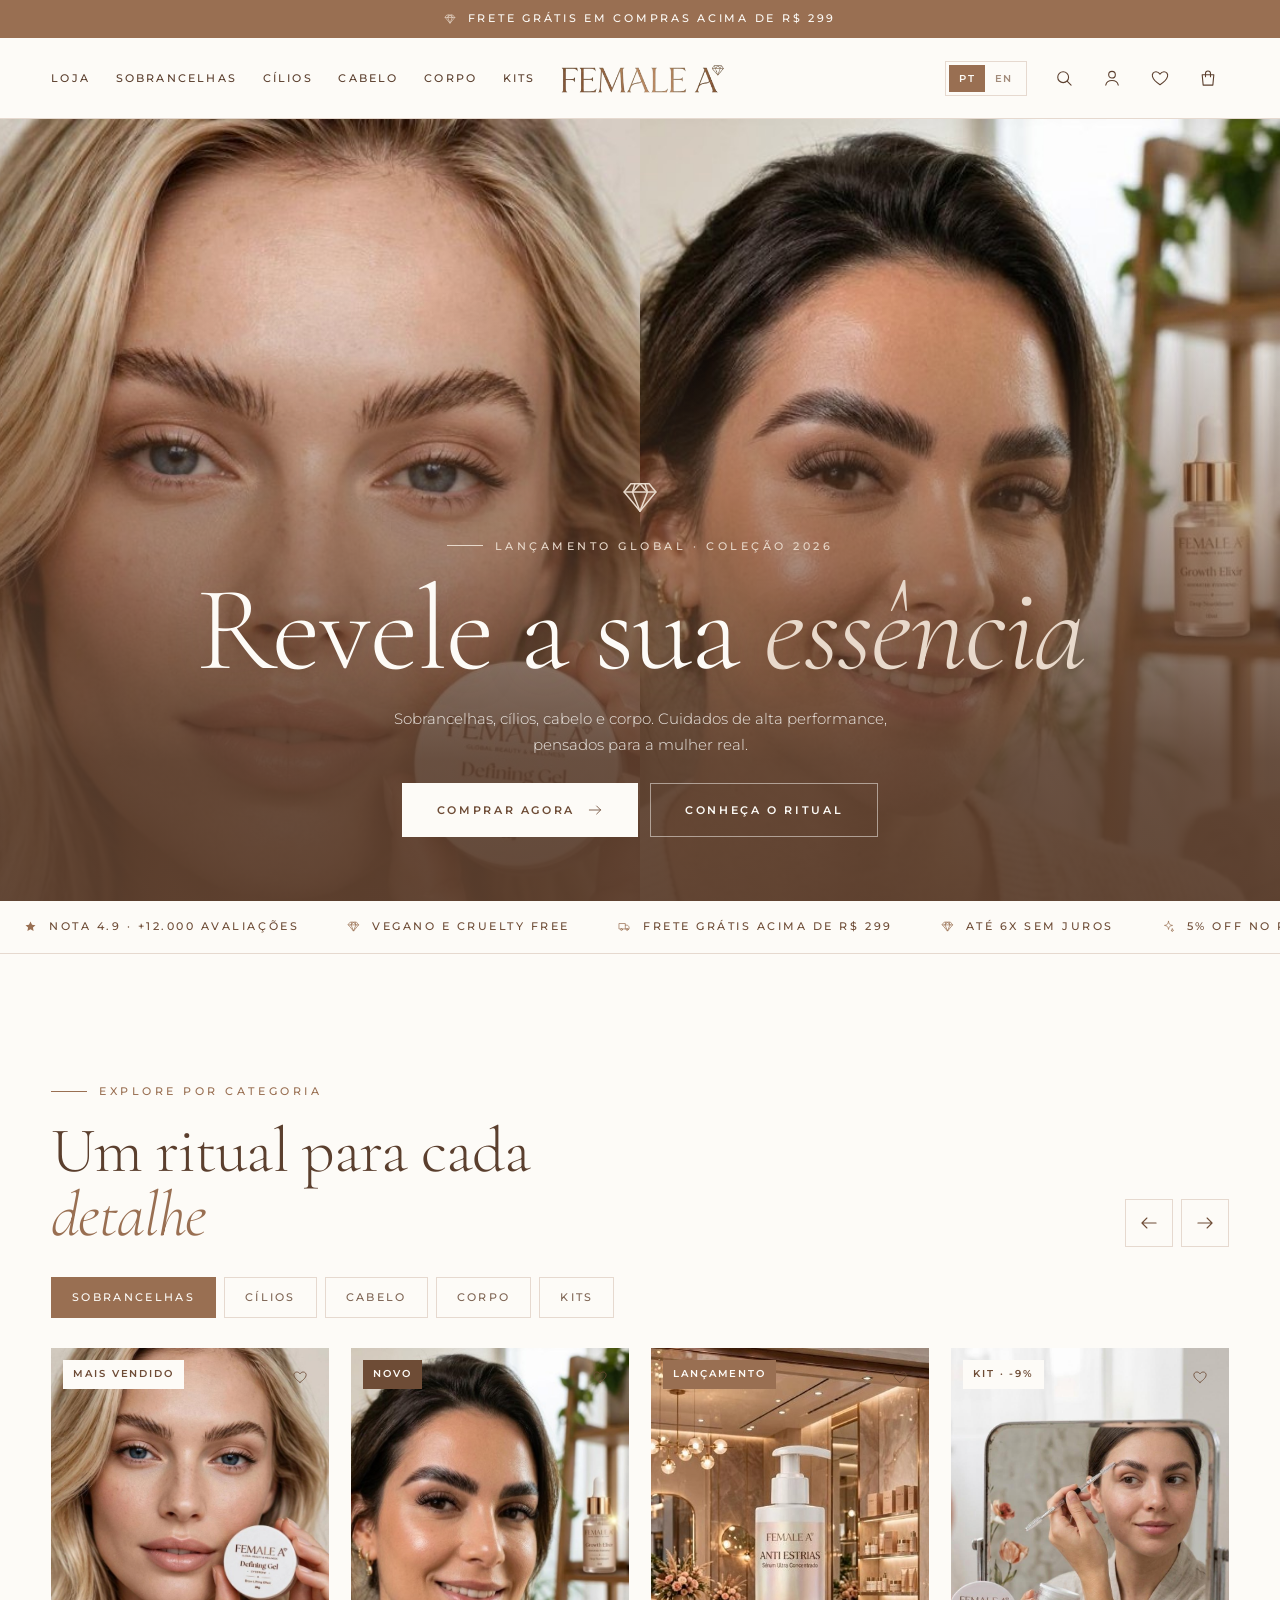
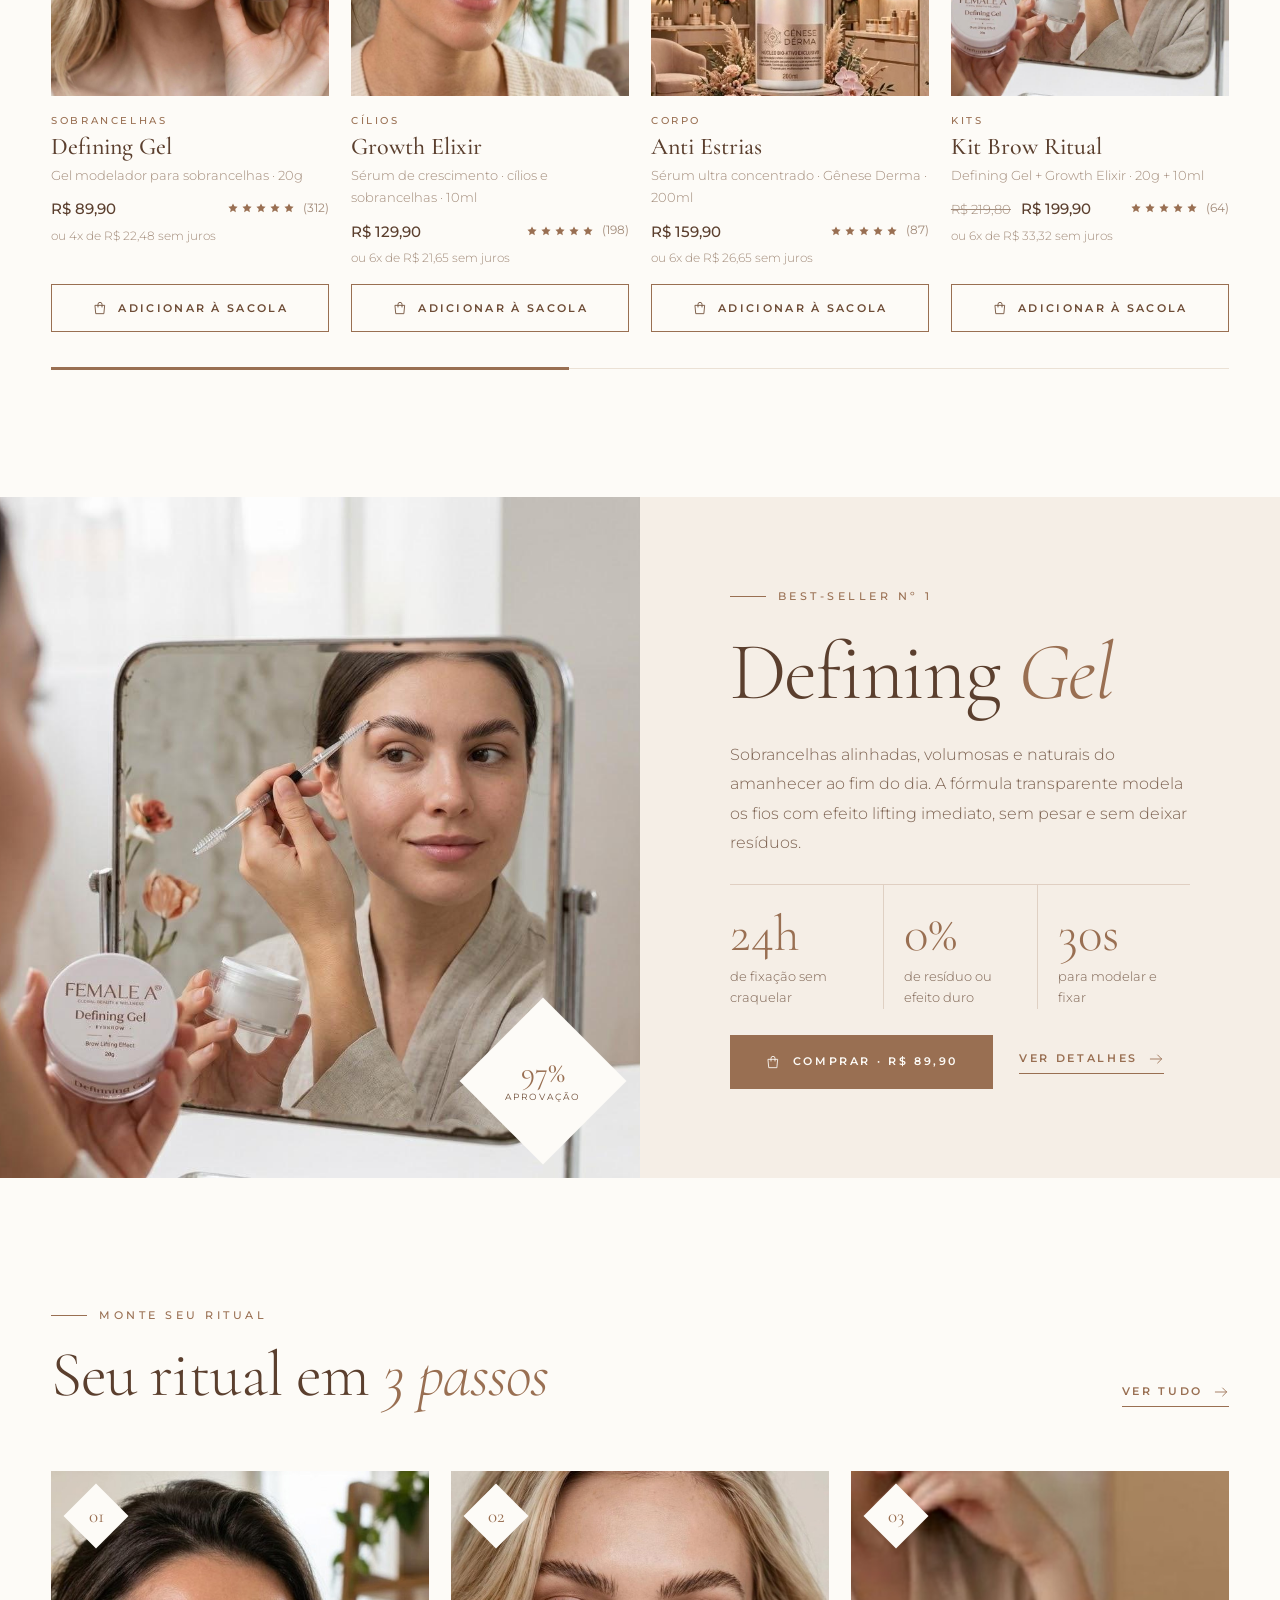
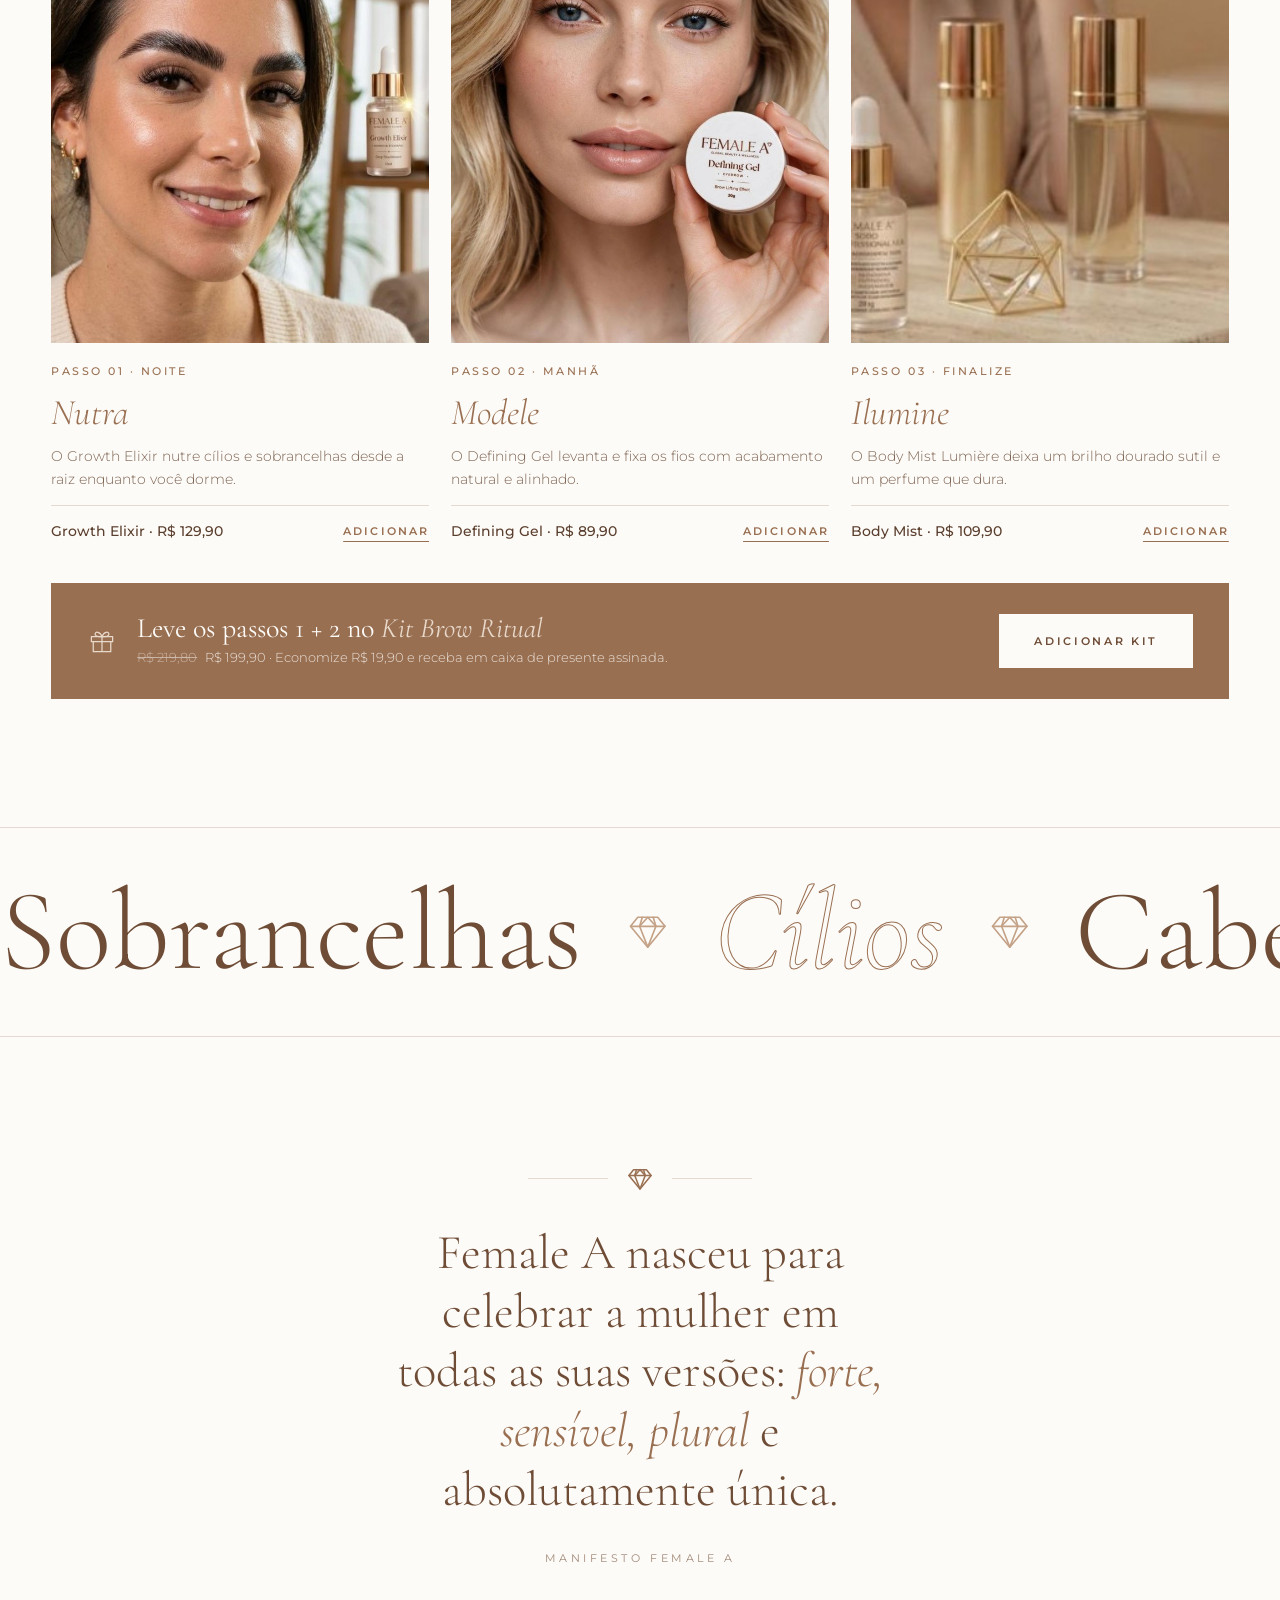
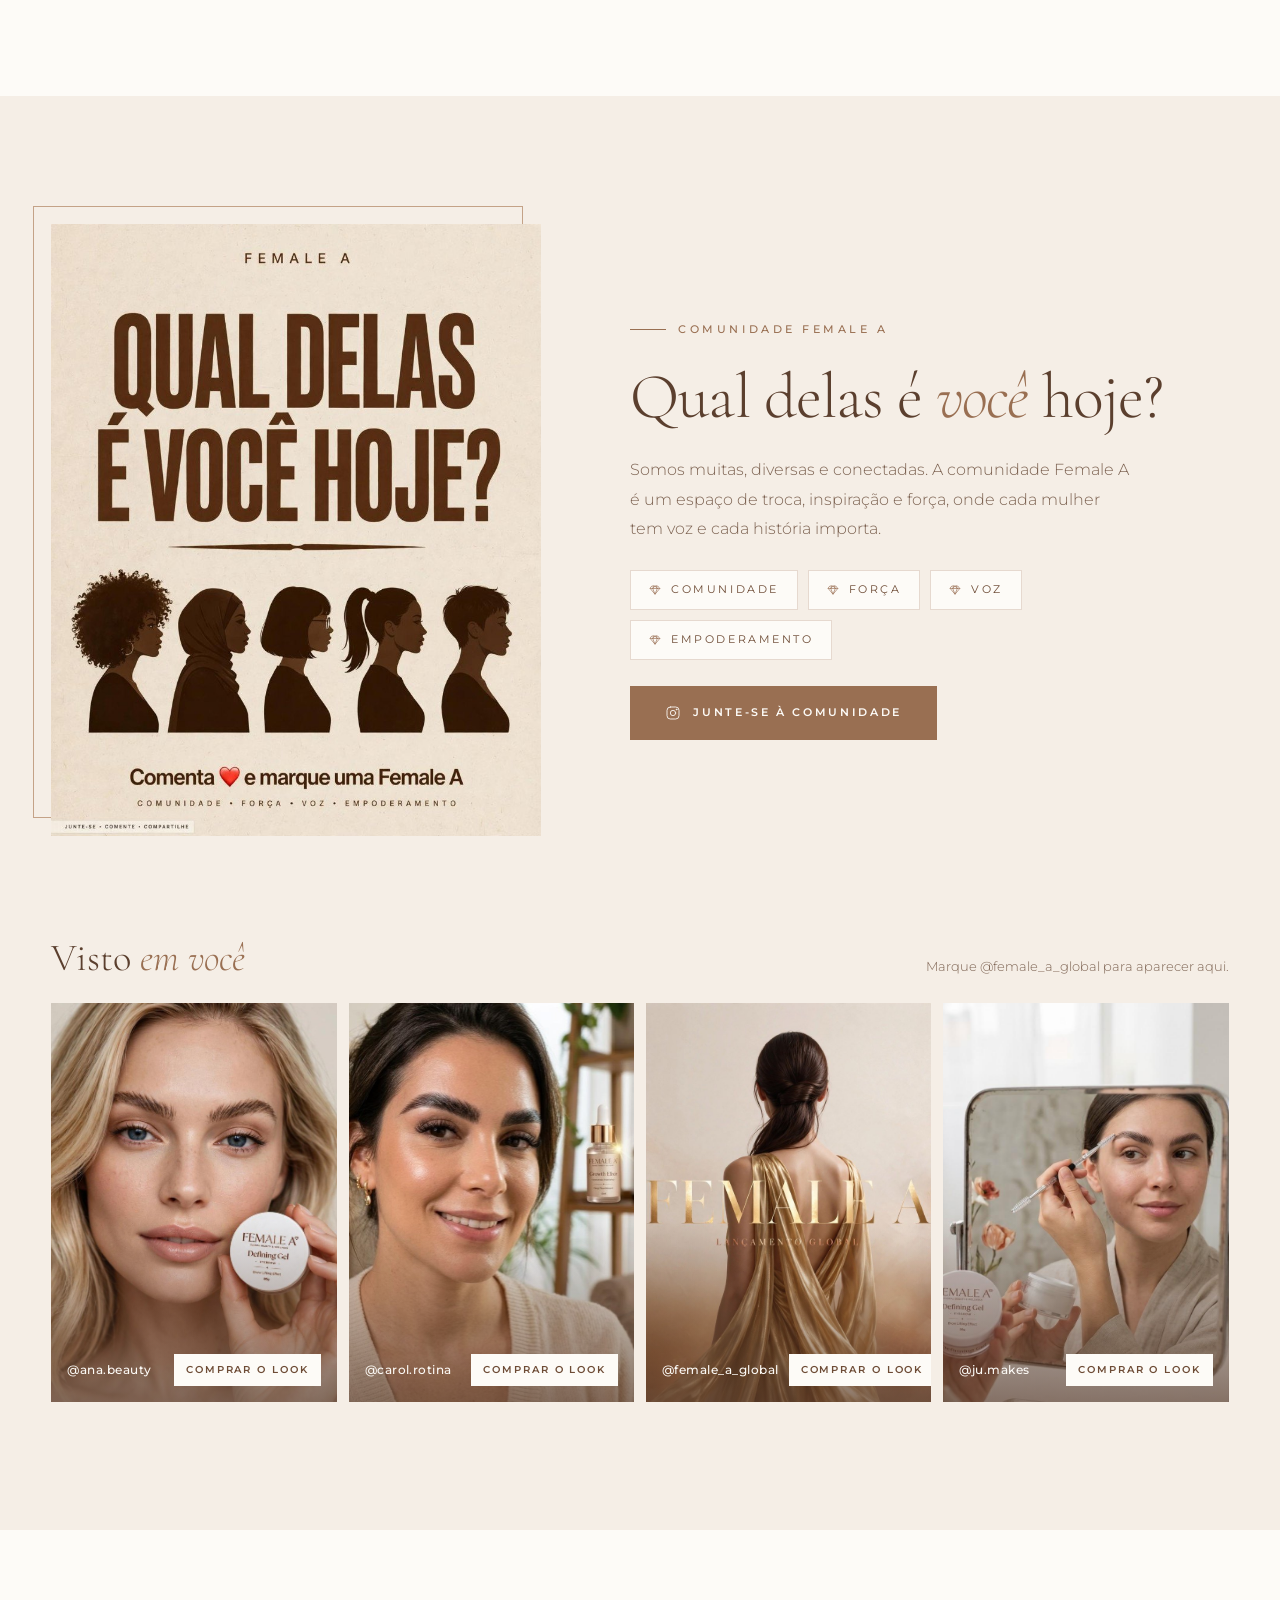
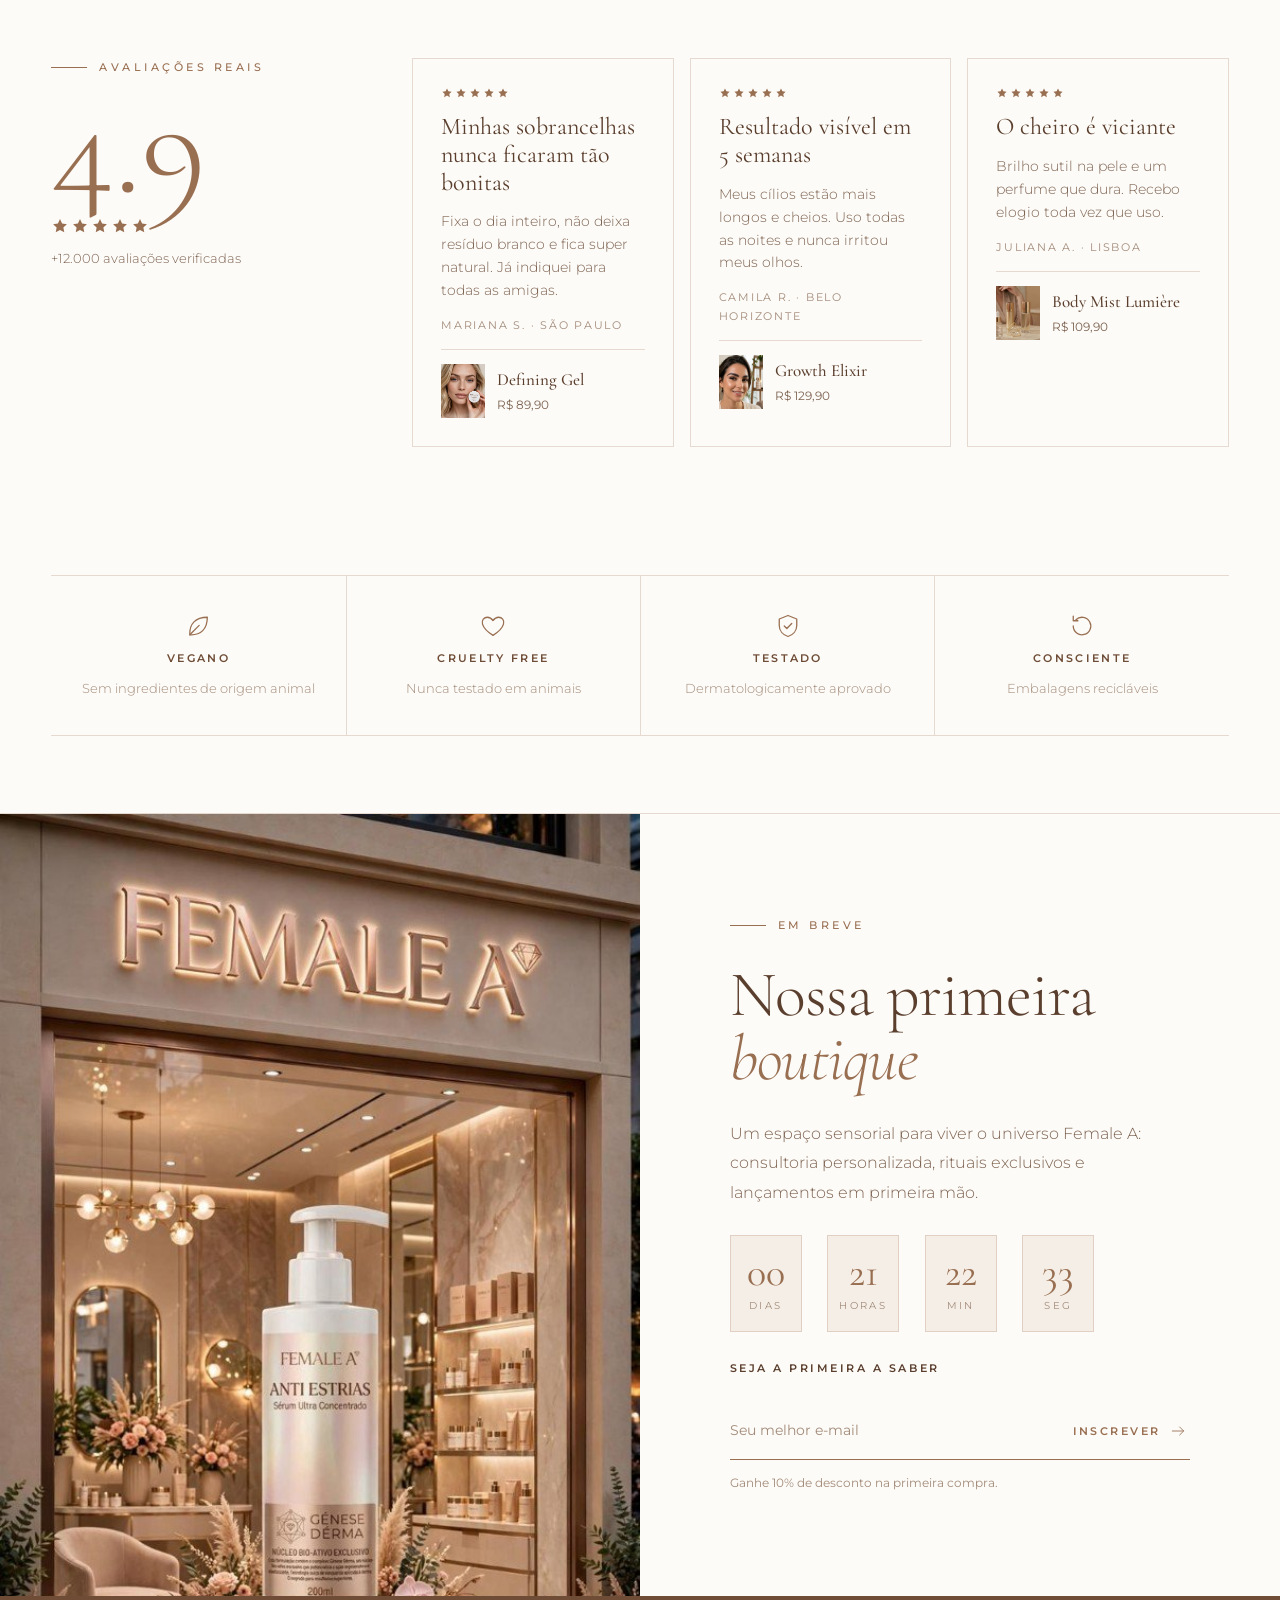
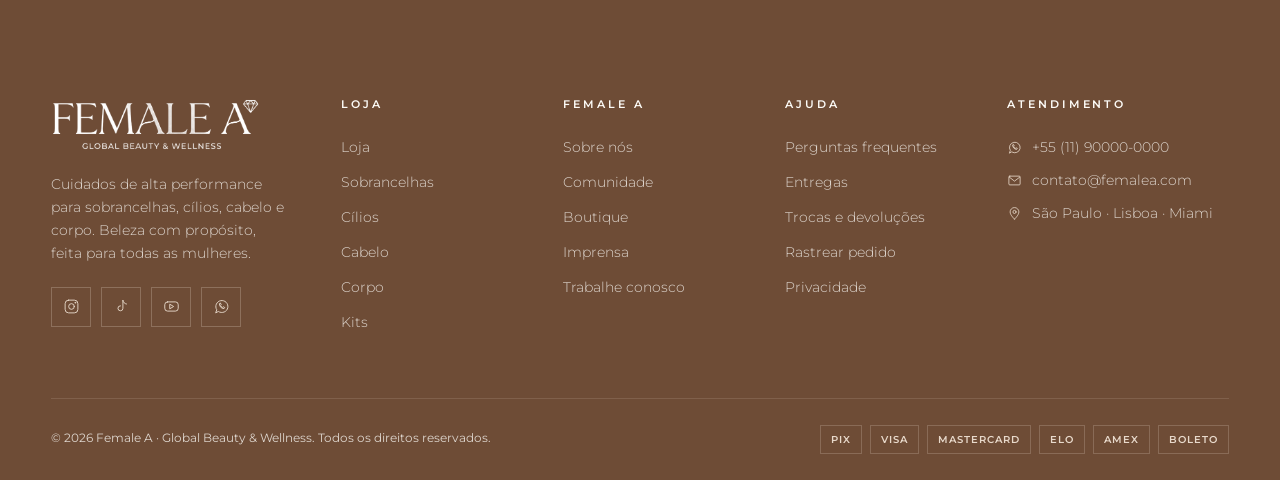
<file: v4-assinatura/index.html>
<!DOCTYPE html>
<html lang="pt-BR">
<head>
  <meta charset="UTF-8">
  <meta name="viewport" content="width=device-width, initial-scale=1.0">
  <title>Female A | Revele a sua essência</title>
  <meta name="description" content="Female A — cuidados de alta performance para sobrancelhas, cílios, cabelo e corpo. Global Beauty & Wellness.">
  <meta name="theme-color" content="#FDFBF7">
  <link rel="preconnect" href="https://fonts.googleapis.com">
  <link rel="preconnect" href="https://fonts.gstatic.com" crossorigin>
  <link href="https://fonts.googleapis.com/css2?family=Cormorant+Garamond:ital,wght@0,300;0,400;0,500;0,600;1,300;1,400;1,500&family=Montserrat:wght@300;400;500;600&display=swap" rel="stylesheet">
  <link rel="stylesheet" href="../shared/css/base.css">
  <link rel="stylesheet" href="css/v4.css">
</head>
<body data-page="home">
  <div id="site-header"></div>

  <main>
    <!-- Hero -->
    <section class="r-hero">
      <div class="r-hero__media">
        <img src="../assets/img/defining-gel-modelo.jpg" alt="Modelo usando Defining Gel" fetchpriority="high">
        <img src="../assets/img/growth-elixir-modelo.jpg" alt="Modelo com Growth Elixir">
      </div>
      <div class="r-hero__content">
        <svg class="icon r-hero__diamond" aria-hidden="true"><use href="#i-diamond"></use></svg>
        <span class="eyebrow eyebrow--line" data-i18n="hero_eyebrow">Lançamento Global · Coleção 2026</span>
        <h1 class="display r-hero__title" data-i18n="a_hero_title">Revele a sua <em>essência</em></h1>
        <p data-i18n="a_hero_text">Sobrancelhas, cílios, cabelo e corpo. Cuidados de alta performance, pensados para a mulher real.</p>
        <div class="r-hero__ctas">
          <a href="produtos.html" class="btn btn--light"><span data-i18n="hero_cta1">Comprar agora</span> <svg class="icon icon--sm"><use href="#i-arrow"></use></svg></a>
          <a href="#rotina" class="btn btn--ghost-light" data-i18n="a_hero_cta2">Conheça o ritual</a>
        </div>
      </div>
    </section>

    <!-- Ticker -->
    <div class="r-ticker" aria-hidden="true">
      <div class="r-ticker__track">
        <div class="r-ticker__group">
          <span><svg class="icon icon--fill"><use href="#i-star"></use></svg><span data-i18n="a_tk1">Nota 4.9 · +12.000 avaliações</span></span>
          <span><svg class="icon"><use href="#i-diamond"></use></svg><span data-i18n="a_tk2">Vegano e cruelty free</span></span>
          <span><svg class="icon"><use href="#i-truck"></use></svg><span data-i18n="a_tk3">Frete grátis acima de R$ 299</span></span>
          <span><svg class="icon"><use href="#i-diamond"></use></svg><span data-i18n="a_tk4">Até 6x sem juros</span></span>
          <span><svg class="icon"><use href="#i-sparkle"></use></svg><span data-i18n="a_tk5">5% off no Pix</span></span>
        </div>
        <div class="r-ticker__group">
          <span><svg class="icon icon--fill"><use href="#i-star"></use></svg><span data-i18n="a_tk1">Nota 4.9 · +12.000 avaliações</span></span>
          <span><svg class="icon"><use href="#i-diamond"></use></svg><span data-i18n="a_tk2">Vegano e cruelty free</span></span>
          <span><svg class="icon"><use href="#i-truck"></use></svg><span data-i18n="a_tk3">Frete grátis acima de R$ 299</span></span>
          <span><svg class="icon"><use href="#i-diamond"></use></svg><span data-i18n="a_tk4">Até 6x sem juros</span></span>
          <span><svg class="icon"><use href="#i-sparkle"></use></svg><span data-i18n="a_tk5">5% off no Pix</span></span>
        </div>
      </div>
    </div>

    <!-- Compre por categoria -->
    <section class="section">
      <div class="container">
        <div class="r-shop__head">
          <div class="section-head__text">
            <span class="eyebrow eyebrow--line" data-i18n="cat_eyebrow">Explore por categoria</span>
            <h2 class="display h2" data-i18n="cat_title">Um ritual para cada <em>detalhe</em></h2>
          </div>
          <div class="r-arrows">
            <button data-r-scroll="-1" aria-label="Anterior"><svg class="icon"><use href="#i-arrow"></use></svg></button>
            <button data-r-scroll="1" aria-label="Próximo"><svg class="icon"><use href="#i-arrow"></use></svg></button>
          </div>
        </div>
        <div class="r-tabs" id="r-tabs" style="margin-bottom: 30px"></div>
        <div class="r-track" id="r-track"></div>
        <div class="r-progress"><span></span></div>
      </div>
    </section>

    <!-- Produto destaque -->
    <section class="r-feature">
      <div class="r-feature__media">
        <img src="../assets/img/defining-gel-espelho.jpg" alt="Aplicação do Defining Gel" loading="lazy">
        <div class="r-feature__seal" aria-hidden="true"><span><strong>97%</strong><small data-i18n="a_seal">aprovação</small></span></div>
      </div>
      <div class="r-feature__content">
        <span class="eyebrow eyebrow--line reveal" data-i18n="a_ft_eyebrow">Best-seller nº 1</span>
        <h2 class="display r-feature__title reveal">Defining <em>Gel</em></h2>
        <p class="lead reveal" data-i18n="ft_text">Sobrancelhas alinhadas, volumosas e naturais do amanhecer ao fim do dia. A fórmula transparente modela os fios com efeito lifting imediato, sem pesar e sem deixar resíduos.</p>
        <div class="r-stats reveal">
          <div><strong>24h</strong><span data-i18n="a_ft_s1">de fixação sem craquelar</span></div>
          <div><strong>0%</strong><span data-i18n="a_ft_s2">de resíduo ou efeito duro</span></div>
          <div><strong>30s</strong><span data-i18n="a_ft_s3">para modelar e fixar</span></div>
        </div>
        <div class="r-feature__actions reveal">
          <button class="btn btn--primary" data-add="defining-gel"><svg class="icon icon--sm"><use href="#i-bag"></use></svg> <span data-i18n="ft_cta">Comprar · R$ 89,90</span></button>
          <a href="produto.html?id=defining-gel" class="link-arrow"><span data-i18n="ft_link">Ver detalhes</span> <svg class="icon icon--sm"><use href="#i-arrow"></use></svg></a>
        </div>
      </div>
    </section>

    <!-- Ritual em 3 passos -->
    <section class="section" id="rotina">
      <div class="container">
        <div class="section-head">
          <div class="section-head__text">
            <span class="eyebrow eyebrow--line reveal" data-i18n="rt_eyebrow">Monte seu ritual</span>
            <h2 class="display h2 reveal" data-i18n="a_rt_title">Seu ritual em <em>3 passos</em></h2>
          </div>
          <a href="produtos.html" class="link-arrow reveal"><span data-i18n="see_all">Ver tudo</span> <svg class="icon icon--sm"><use href="#i-arrow"></use></svg></a>
        </div>
        <div class="r-routine">
          <article class="r-step reveal">
            <a href="produto.html?id=growth-elixir" class="r-step__media"><img src="../assets/img/card-growth-elixir.jpg" alt="Growth Elixir" loading="lazy"><span class="r-step__num"><span>01</span></span></a>
            <span class="r-step__label" data-i18n="a_s1_label">Passo 01 · Noite</span>
            <h3 data-i18n="a_s1"><em>Nutra</em></h3>
            <p data-i18n="a_s1t">O Growth Elixir nutre cílios e sobrancelhas desde a raiz enquanto você dorme.</p>
            <div class="r-step__foot"><span class="price">Growth Elixir · R$ 129,90</span><button data-add="growth-elixir" data-i18n="a_add">Adicionar</button></div>
          </article>
          <article class="r-step reveal reveal-delay-1">
            <a href="produto.html?id=defining-gel" class="r-step__media"><img src="../assets/img/card-defining-gel.jpg" alt="Defining Gel" loading="lazy"><span class="r-step__num"><span>02</span></span></a>
            <span class="r-step__label" data-i18n="a_s2_label">Passo 02 · Manhã</span>
            <h3 data-i18n="a_s2"><em>Modele</em></h3>
            <p data-i18n="a_s2t">O Defining Gel levanta e fixa os fios com acabamento natural e alinhado.</p>
            <div class="r-step__foot"><span class="price">Defining Gel · R$ 89,90</span><button data-add="defining-gel" data-i18n="a_add">Adicionar</button></div>
          </article>
          <article class="r-step reveal reveal-delay-2">
            <a href="produto.html?id=body-mist" class="r-step__media"><img src="../assets/img/card-body-mist.jpg" alt="Body Mist Lumière" loading="lazy"><span class="r-step__num"><span>03</span></span></a>
            <span class="r-step__label" data-i18n="a_s3_label">Passo 03 · Finalize</span>
            <h3 data-i18n="a_s3"><em>Ilumine</em></h3>
            <p data-i18n="a_s3t">O Body Mist Lumière deixa um brilho dourado sutil e um perfume que dura.</p>
            <div class="r-step__foot"><span class="price">Body Mist · R$ 109,90</span><button data-add="body-mist" data-i18n="a_add">Adicionar</button></div>
          </article>
        </div>
        <div class="r-bundle reveal">
          <div class="r-bundle__text">
            <svg class="icon" aria-hidden="true"><use href="#i-gift"></use></svg>
            <div>
              <strong data-i18n="a_bundle_title">Leve os passos 1 + 2 no <em>Kit Brow Ritual</em></strong>
              <span><del>R$ 219,80</del>R$ 199,90 · <span data-i18n="a_bundle_text">Economize R$ 19,90 e receba em caixa de presente assinada.</span></span>
            </div>
          </div>
          <button class="btn btn--light" data-add="kit-brow" data-i18n="a_bundle_cta">Adicionar kit</button>
        </div>
      </div>
    </section>

    <!-- Marquee gigante -->
    <div class="r-bigmarquee" aria-hidden="true">
      <div class="r-bigmarquee__track">
        <div class="r-bigmarquee__item">
          <span data-i18n="a_mq1">Sobrancelhas</span><svg class="icon"><use href="#i-diamond"></use></svg>
          <span class="outline" data-i18n="a_mq2">Cílios</span><svg class="icon"><use href="#i-diamond"></use></svg>
          <span data-i18n="a_mq3">Cabelo</span><svg class="icon"><use href="#i-diamond"></use></svg>
          <span class="outline" data-i18n="a_mq4">Corpo</span><svg class="icon"><use href="#i-diamond"></use></svg>
        </div>
        <div class="r-bigmarquee__item">
          <span data-i18n="a_mq1">Sobrancelhas</span><svg class="icon"><use href="#i-diamond"></use></svg>
          <span class="outline" data-i18n="a_mq2">Cílios</span><svg class="icon"><use href="#i-diamond"></use></svg>
          <span data-i18n="a_mq3">Cabelo</span><svg class="icon"><use href="#i-diamond"></use></svg>
          <span class="outline" data-i18n="a_mq4">Corpo</span><svg class="icon"><use href="#i-diamond"></use></svg>
        </div>
      </div>
    </div>

    <!-- Manifesto -->
    <section class="section" id="manifesto">
      <div class="container manifesto">
        <div class="diamond-divider reveal"><svg class="icon icon--lg"><use href="#i-diamond"></use></svg></div>
        <p class="manifesto__quote reveal" data-i18n="mf_quote">Female A nasceu para celebrar a mulher em todas as suas versões: <em>forte, sensível, plural</em> e absolutamente única.</p>
        <span class="manifesto__sign reveal" data-i18n="mf_sign">Manifesto Female A</span>
      </div>
    </section>

    <!-- Comunidade -->
    <section class="section r-community" id="comunidade">
      <div class="container">
        <div class="r-community__grid">
          <div class="r-community__media reveal">
            <img src="../assets/img/comunidade.jpg" alt="Ilustração de cinco mulheres diversas de perfil — Qual delas é você hoje?" loading="lazy">
          </div>
          <div class="r-community__content">
            <span class="eyebrow eyebrow--line reveal" data-i18n="cm_eyebrow">Comunidade Female A</span>
            <h2 class="display h2 reveal" data-i18n="cm_title">Qual delas é <em>você</em> hoje?</h2>
            <p class="lead reveal" data-i18n="cm_text">Somos muitas, diversas e conectadas. A comunidade Female A é um espaço de troca, inspiração e força, onde cada mulher tem voz e cada história importa.</p>
            <div class="pillars reveal">
              <span><svg class="icon"><use href="#i-diamond"></use></svg><span data-i18n="cm_p1">Comunidade</span></span>
              <span><svg class="icon"><use href="#i-diamond"></use></svg><span data-i18n="cm_p2">Força</span></span>
              <span><svg class="icon"><use href="#i-diamond"></use></svg><span data-i18n="cm_p3">Voz</span></span>
              <span><svg class="icon"><use href="#i-diamond"></use></svg><span data-i18n="cm_p4">Empoderamento</span></span>
            </div>
            <div class="r-community__ctas reveal">
              <a href="https://instagram.com/female_a_global" target="_blank" rel="noopener" class="btn btn--primary"><svg class="icon icon--sm"><use href="#i-instagram"></use></svg> <span data-i18n="cm_cta">Junte-se à comunidade</span></a>
            </div>
          </div>
        </div>

        <div class="r-ugc-head">
          <h3 class="reveal" data-i18n="a_ugc_title">Visto <em>em você</em></h3>
          <p class="reveal" data-i18n="a_ugc_text">Marque @female_a_global para aparecer aqui.</p>
        </div>
        <div class="r-ugc">
          <div class="r-ugc__item reveal">
            <img src="../assets/img/defining-gel-modelo.jpg" alt="" loading="lazy">
            <div class="r-ugc__meta"><span>@ana.beauty</span><a href="produto.html?id=defining-gel" data-i18n="a_shop_look">Comprar o look</a></div>
          </div>
          <div class="r-ugc__item reveal reveal-delay-1">
            <img src="../assets/img/growth-elixir-modelo.jpg" alt="" loading="lazy">
            <div class="r-ugc__meta"><span>@carol.rotina</span><a href="produto.html?id=growth-elixir" data-i18n="a_shop_look">Comprar o look</a></div>
          </div>
          <div class="r-ugc__item reveal reveal-delay-2">
            <img src="../assets/img/hero-lancamento.jpg" alt="" loading="lazy">
            <div class="r-ugc__meta"><span>@female_a_global</span><a href="produtos.html" data-i18n="a_shop_look">Comprar o look</a></div>
          </div>
          <div class="r-ugc__item reveal reveal-delay-3">
            <img src="../assets/img/defining-gel-espelho.jpg" alt="" loading="lazy">
            <div class="r-ugc__meta"><span>@ju.makes</span><a href="produto.html?id=kit-brow" data-i18n="a_shop_look">Comprar o look</a></div>
          </div>
        </div>
      </div>
    </section>

    <!-- Avaliações -->
    <section class="section">
      <div class="container r-reviews">
        <div class="r-reviews__score reveal">
          <span class="eyebrow eyebrow--line" data-i18n="a_rv_eyebrow">Avaliações reais</span>
          <strong>4.9</strong>
          <span class="stars"><svg class="icon icon--fill"><use href="#i-star"></use></svg><svg class="icon icon--fill"><use href="#i-star"></use></svg><svg class="icon icon--fill"><use href="#i-star"></use></svg><svg class="icon icon--fill"><use href="#i-star"></use></svg><svg class="icon icon--fill"><use href="#i-star"></use></svg></span>
          <span data-i18n="a_rv_count">+12.000 avaliações verificadas</span>
        </div>
        <div class="r-reviews__list">
          <article class="r-review reveal">
            <span class="stars"><svg class="icon icon--fill"><use href="#i-star"></use></svg><svg class="icon icon--fill"><use href="#i-star"></use></svg><svg class="icon icon--fill"><use href="#i-star"></use></svg><svg class="icon icon--fill"><use href="#i-star"></use></svg><svg class="icon icon--fill"><use href="#i-star"></use></svg></span>
            <h4 data-i18n="a_rv1_t">Minhas sobrancelhas nunca ficaram tão bonitas</h4>
            <p data-i18n="a_rv1">Fixa o dia inteiro, não deixa resíduo branco e fica super natural. Já indiquei para todas as amigas.</p>
            <span class="r-review__author">Mariana S. · São Paulo</span>
            <a href="produto.html?id=defining-gel" class="r-review__product"><img src="../assets/img/card-defining-gel.jpg" alt=""><div><strong>Defining Gel</strong>R$ 89,90</div></a>
          </article>
          <article class="r-review reveal reveal-delay-1">
            <span class="stars"><svg class="icon icon--fill"><use href="#i-star"></use></svg><svg class="icon icon--fill"><use href="#i-star"></use></svg><svg class="icon icon--fill"><use href="#i-star"></use></svg><svg class="icon icon--fill"><use href="#i-star"></use></svg><svg class="icon icon--fill"><use href="#i-star"></use></svg></span>
            <h4 data-i18n="a_rv2_t">Resultado visível em 5 semanas</h4>
            <p data-i18n="a_rv2">Meus cílios estão mais longos e cheios. Uso todas as noites e nunca irritou meus olhos.</p>
            <span class="r-review__author">Camila R. · Belo Horizonte</span>
            <a href="produto.html?id=growth-elixir" class="r-review__product"><img src="../assets/img/card-growth-elixir.jpg" alt=""><div><strong>Growth Elixir</strong>R$ 129,90</div></a>
          </article>
          <article class="r-review reveal reveal-delay-2">
            <span class="stars"><svg class="icon icon--fill"><use href="#i-star"></use></svg><svg class="icon icon--fill"><use href="#i-star"></use></svg><svg class="icon icon--fill"><use href="#i-star"></use></svg><svg class="icon icon--fill"><use href="#i-star"></use></svg><svg class="icon icon--fill"><use href="#i-star"></use></svg></span>
            <h4 data-i18n="a_rv3_t">O cheiro é viciante</h4>
            <p data-i18n="a_rv3">Brilho sutil na pele e um perfume que dura. Recebo elogio toda vez que uso.</p>
            <span class="r-review__author">Juliana A. · Lisboa</span>
            <a href="produto.html?id=body-mist" class="r-review__product"><img src="../assets/img/card-body-mist.jpg" alt=""><div><strong>Body Mist Lumière</strong>R$ 109,90</div></a>
          </article>
        </div>
      </div>
    </section>

    <!-- Valores -->
    <section class="section section--tight" style="padding-top: 0">
      <div class="container">
        <div class="r-values">
          <div><svg class="icon"><use href="#i-leaf"></use></svg><strong data-i18n="a_v1">Vegano</strong><span data-i18n="a_v1t">Sem ingredientes de origem animal</span></div>
          <div><svg class="icon"><use href="#i-heart"></use></svg><strong>Cruelty free</strong><span data-i18n="a_v2t">Nunca testado em animais</span></div>
          <div><svg class="icon"><use href="#i-shield"></use></svg><strong data-i18n="a_v3">Testado</strong><span data-i18n="a_v3t">Dermatologicamente aprovado</span></div>
          <div><svg class="icon"><use href="#i-return"></use></svg><strong data-i18n="a_v4">Consciente</strong><span data-i18n="a_v4t">Embalagens recicláveis</span></div>
        </div>
      </div>
    </section>

    <!-- Boutique + Newsletter -->
    <section class="boutique" id="boutique">
      <div class="boutique__media">
        <img src="../assets/img/boutique.jpg" alt="Fachada da boutique Female A" loading="lazy">
      </div>
      <div class="boutique__content">
        <span class="eyebrow eyebrow--line reveal" data-i18n="bt_eyebrow">Em breve</span>
        <h2 class="display h2 reveal" data-i18n="bt_title">Nossa primeira <em>boutique</em></h2>
        <p class="lead reveal" data-i18n="bt_text">Um espaço sensorial para viver o universo Female A: consultoria personalizada, rituais exclusivos e lançamentos em primeira mão.</p>
        <div class="countdown reveal" data-countdown="2026-12-05T10:00:00-03:00">
          <div><strong data-cd="d">00</strong><span data-i18n="bt_d">dias</span></div>
          <div><strong data-cd="h">00</strong><span data-i18n="bt_h">horas</span></div>
          <div><strong data-cd="m">00</strong><span>min</span></div>
          <div><strong data-cd="s">00</strong><span data-i18n="bt_s">seg</span></div>
        </div>
        <form class="newsletter reveal" data-newsletter>
          <label for="nl-email" class="pdp__label" data-i18n="bt_nl_label">Seja a primeira a saber</label>
          <div class="newsletter__field">
            <input id="nl-email" type="email" required placeholder="Seu melhor e-mail" data-i18n-ph="nl_ph">
            <button type="submit"><span data-i18n="nl_btn">Inscrever</span> <svg class="icon icon--sm"><use href="#i-arrow"></use></svg></button>
          </div>
          <small data-i18n="nl_small">Ganhe 10% de desconto na primeira compra.</small>
        </form>
      </div>
    </section>
  </main>

  <div id="site-footer"></div>

  <script>window.FA_BASE = "../"; window.FA_THEME = {};</script>
  <script src="../shared/js/data.js"></script>
  <script src="../shared/js/i18n.js"></script>
  <script src="js/v4.js"></script>
  <script src="../shared/js/main.js"></script>
</body>
</html>
</file>
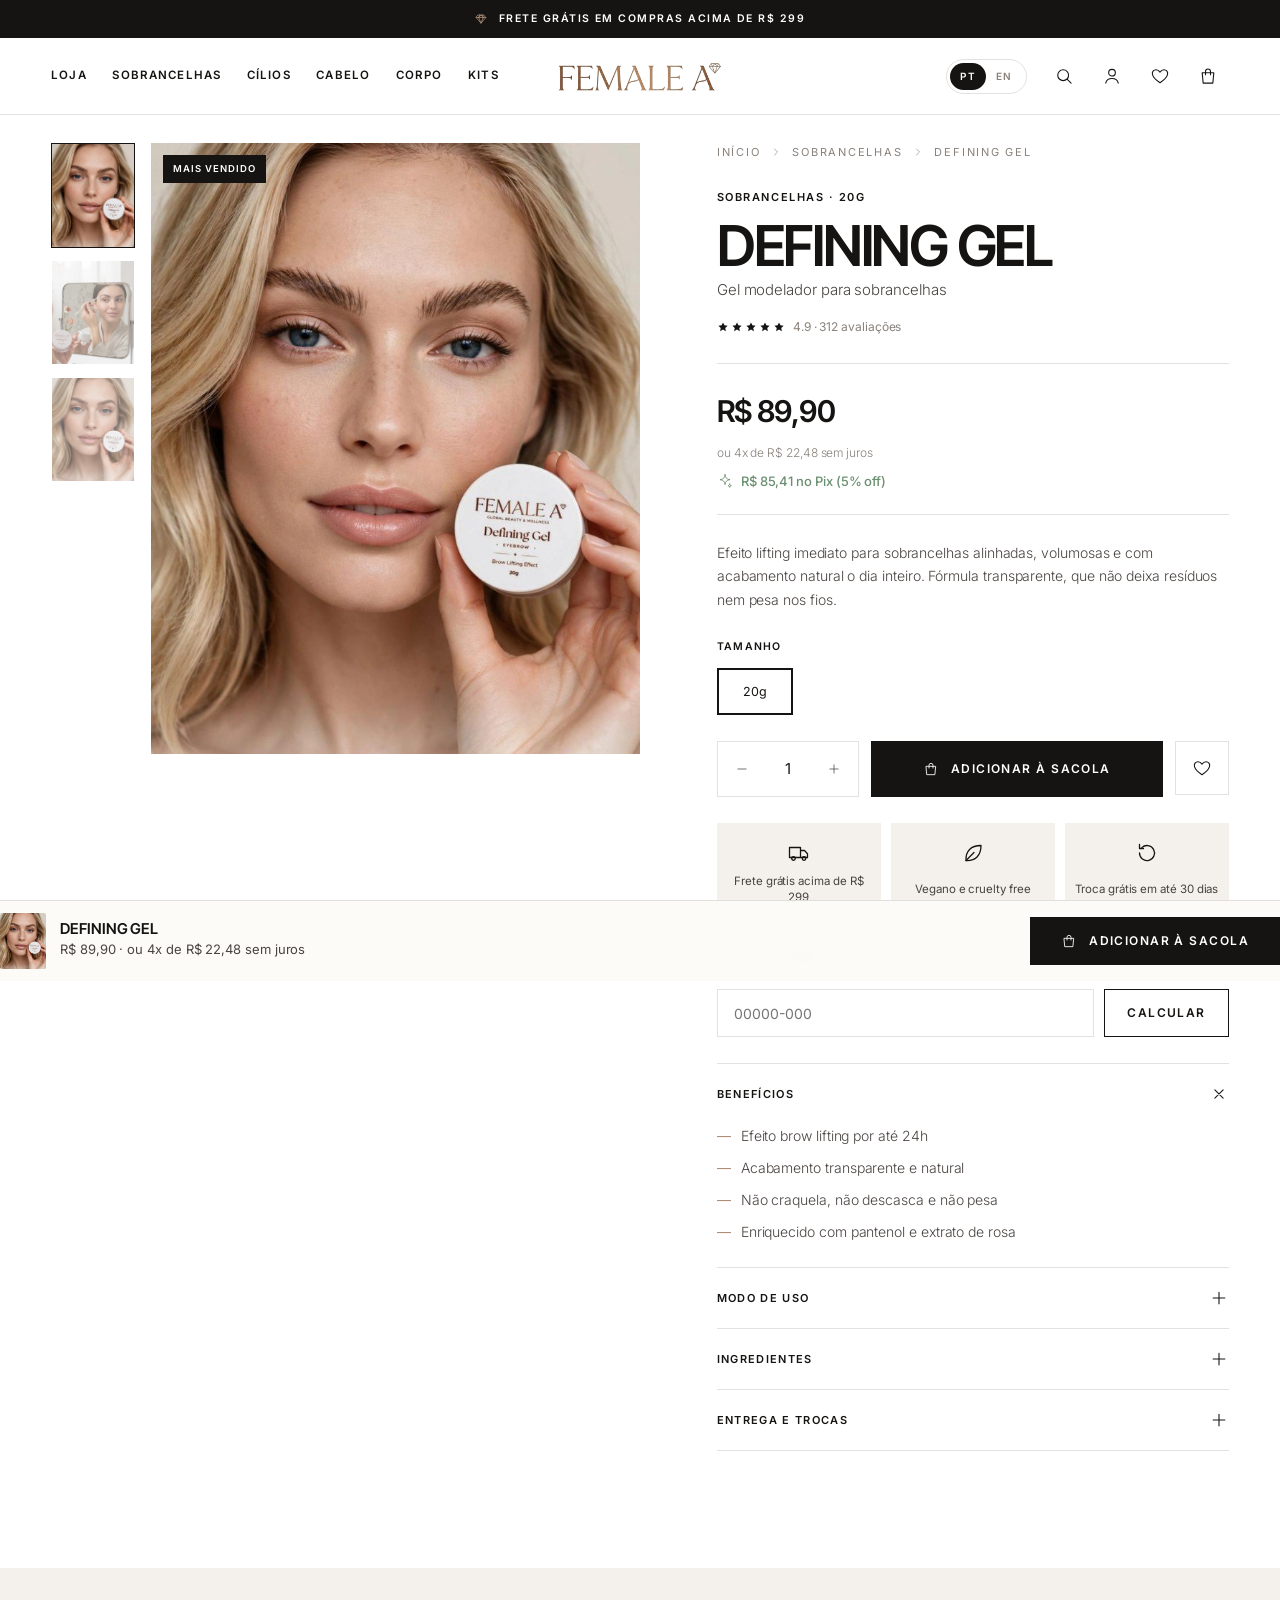
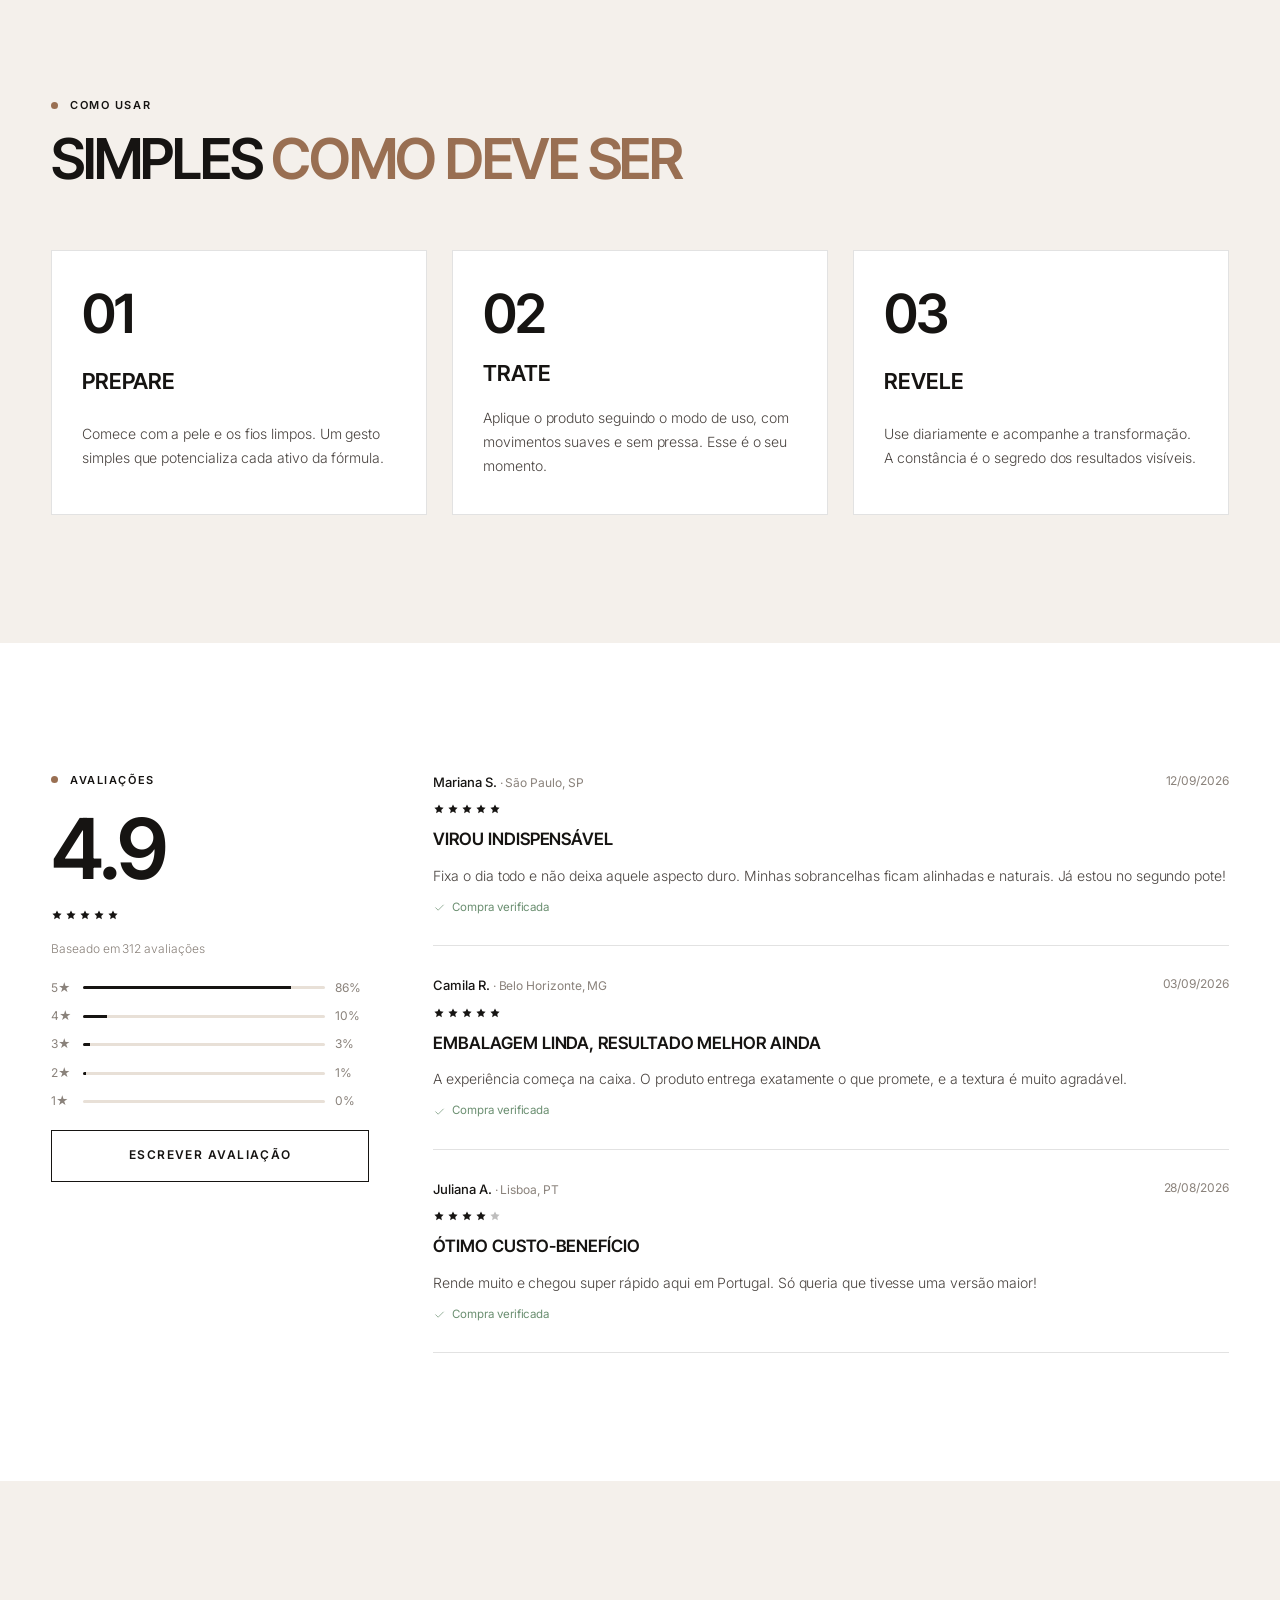
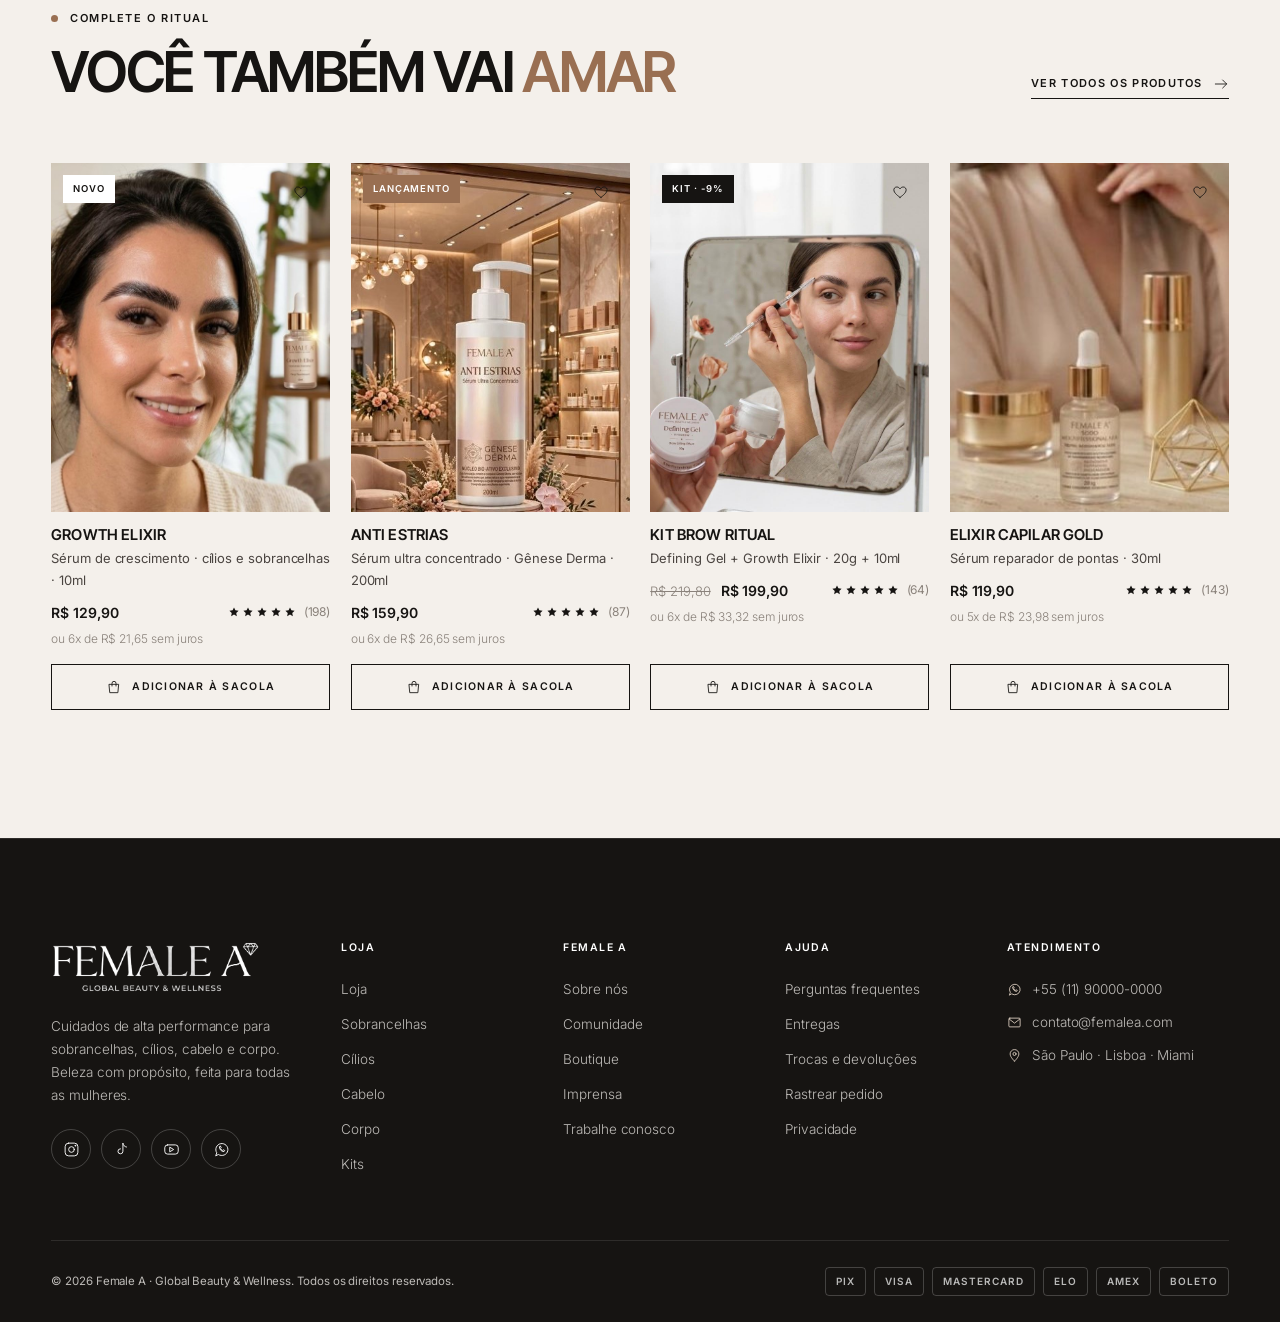
<file: v1-refy/produto.html>
<!DOCTYPE html>
<html lang="pt-BR">
<head>
  <meta charset="UTF-8">
  <meta name="viewport" content="width=device-width, initial-scale=1.0">
  <title>Produto | Female A</title>
  <meta name="theme-color" content="#FFFFFF">
  <link rel="preconnect" href="https://fonts.googleapis.com">
  <link rel="preconnect" href="https://fonts.gstatic.com" crossorigin>
  <link href="https://fonts.googleapis.com/css2?family=Inter+Tight:wght@500;600;700&family=Inter:wght@400;500;600&display=swap" rel="stylesheet">
  <link rel="stylesheet" href="../shared/css/base.css">
  <link rel="stylesheet" href="css/v1.css">
</head>
<body data-page="product">
  <div id="site-header"></div>

  <main>
    <section class="container pdp" id="pdp"></section>

    <section class="section section--sand" style="margin-top: clamp(48px, 6vw, 96px)">
      <div class="container">
        <div class="section-head">
          <div class="section-head__text">
            <span class="eyebrow eyebrow--line reveal" data-i18n="r_pr_eyebrow">Como usar</span>
            <h2 class="display h2 reveal" data-i18n="r_pr_title">Simples <em>como deve ser</em></h2>
          </div>
        </div>
        <div class="ritual-steps">
          <div class="ritual-step reveal">
            <h3 data-i18n="pr_s1">Prepare</h3>
            <p data-i18n="pr_s1t">Comece com a pele e os fios limpos. Um gesto simples que potencializa cada ativo da fórmula.</p>
          </div>
          <div class="ritual-step reveal reveal-delay-1">
            <h3 data-i18n="pr_s2">Trate</h3>
            <p data-i18n="pr_s2t">Aplique o produto seguindo o modo de uso, com movimentos suaves e sem pressa. Esse é o seu momento.</p>
          </div>
          <div class="ritual-step reveal reveal-delay-2">
            <h3 data-i18n="pr_s3">Revele</h3>
            <p data-i18n="pr_s3t">Use diariamente e acompanhe a transformação. A constância é o segredo dos resultados visíveis.</p>
          </div>
        </div>
      </div>
    </section>

    <section class="section" id="avaliacoes">
      <div class="container reviews" id="reviews"></div>
    </section>

    <section class="section section--sand">
      <div class="container">
        <div class="section-head">
          <div class="section-head__text">
            <span class="eyebrow eyebrow--line reveal" data-i18n="rel_eyebrow">Complete o ritual</span>
            <h2 class="display h2 reveal" data-i18n="rel_title">Você também vai <em>amar</em></h2>
          </div>
          <a href="produtos.html" class="link-arrow reveal"><span data-i18n="see_all_products">Ver todos os produtos</span> <svg class="icon icon--sm"><use href="#i-arrow"></use></svg></a>
        </div>
        <div class="product-grid" id="related"></div>
      </div>
    </section>
  </main>

  <div class="sticky-buy" id="sticky-buy"></div>
  <div id="site-footer"></div>

  <script>window.FA_BASE = "../"; window.FA_THEME = {};</script>
  <script src="../shared/js/data.js"></script>
  <script src="../shared/js/i18n.js"></script>
  <script src="js/v1.js"></script>
  <script src="../shared/js/main.js"></script>
</body>
</html>
</file>
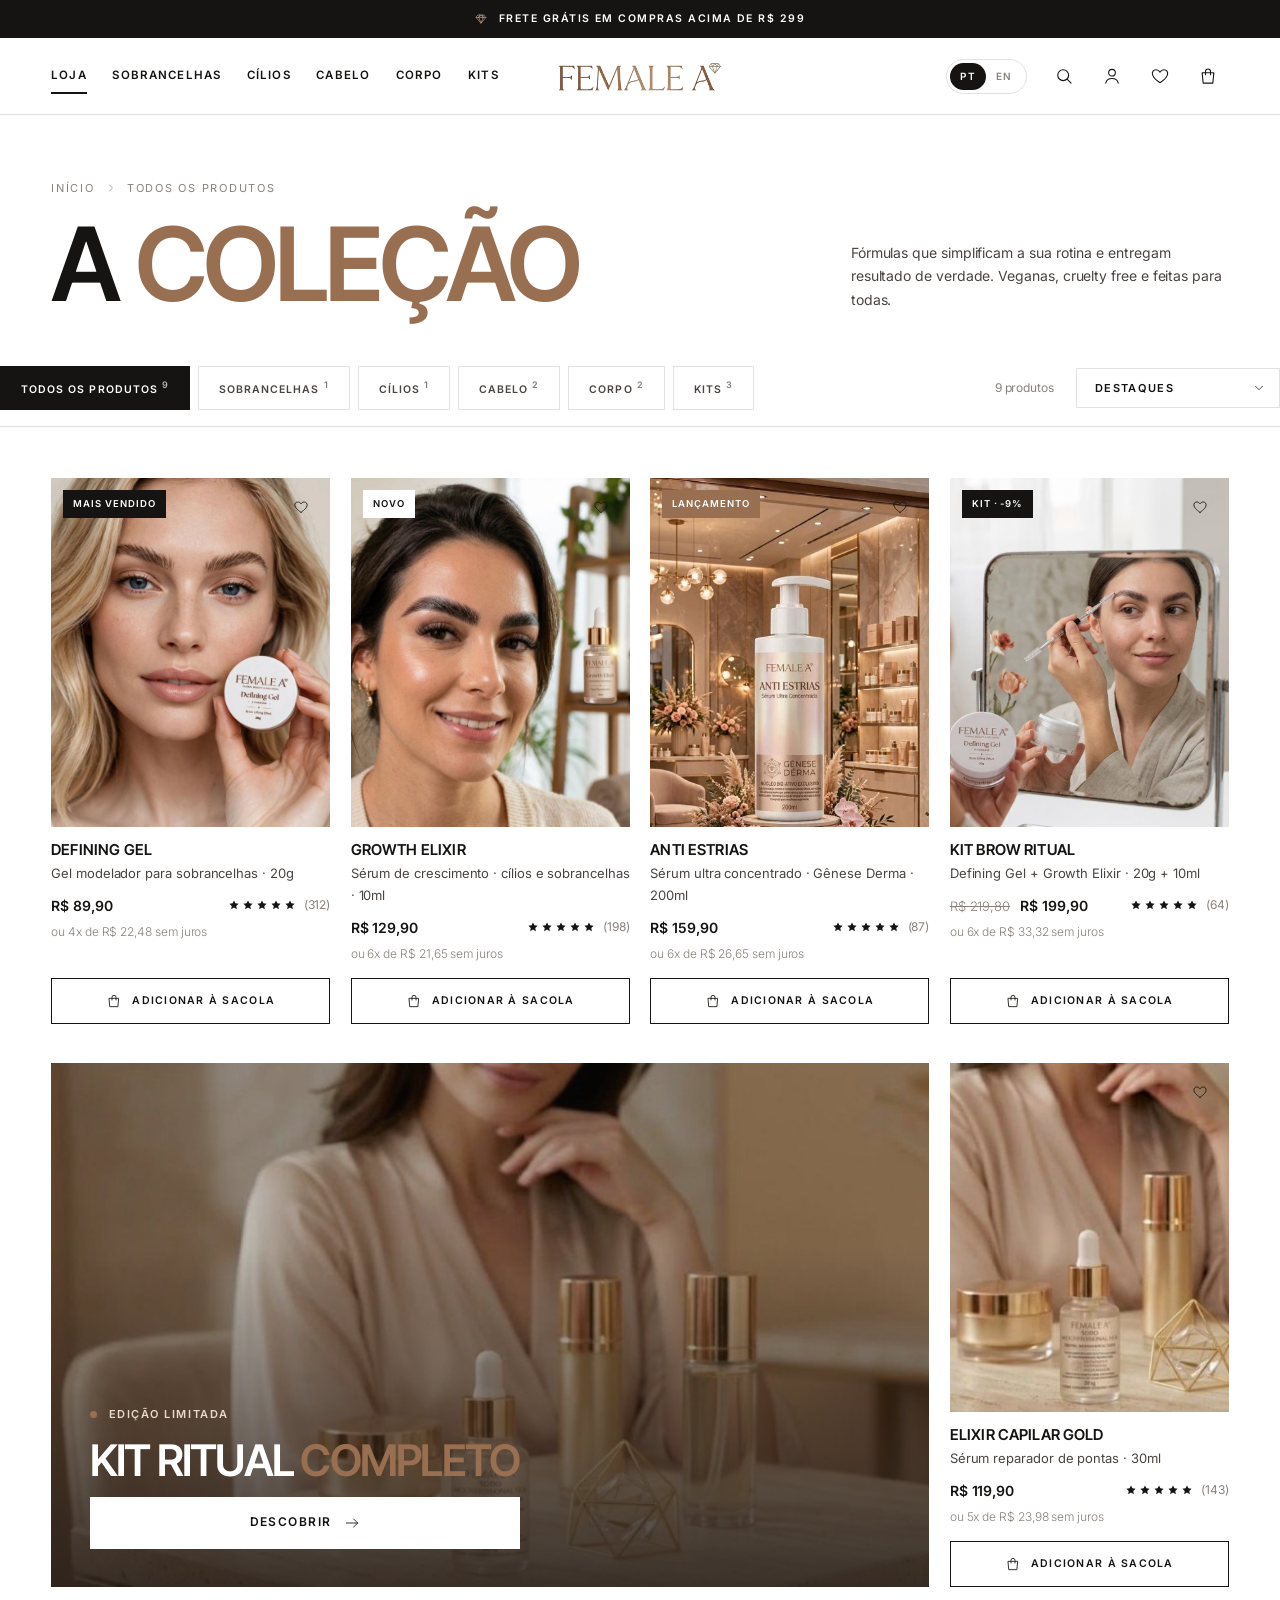
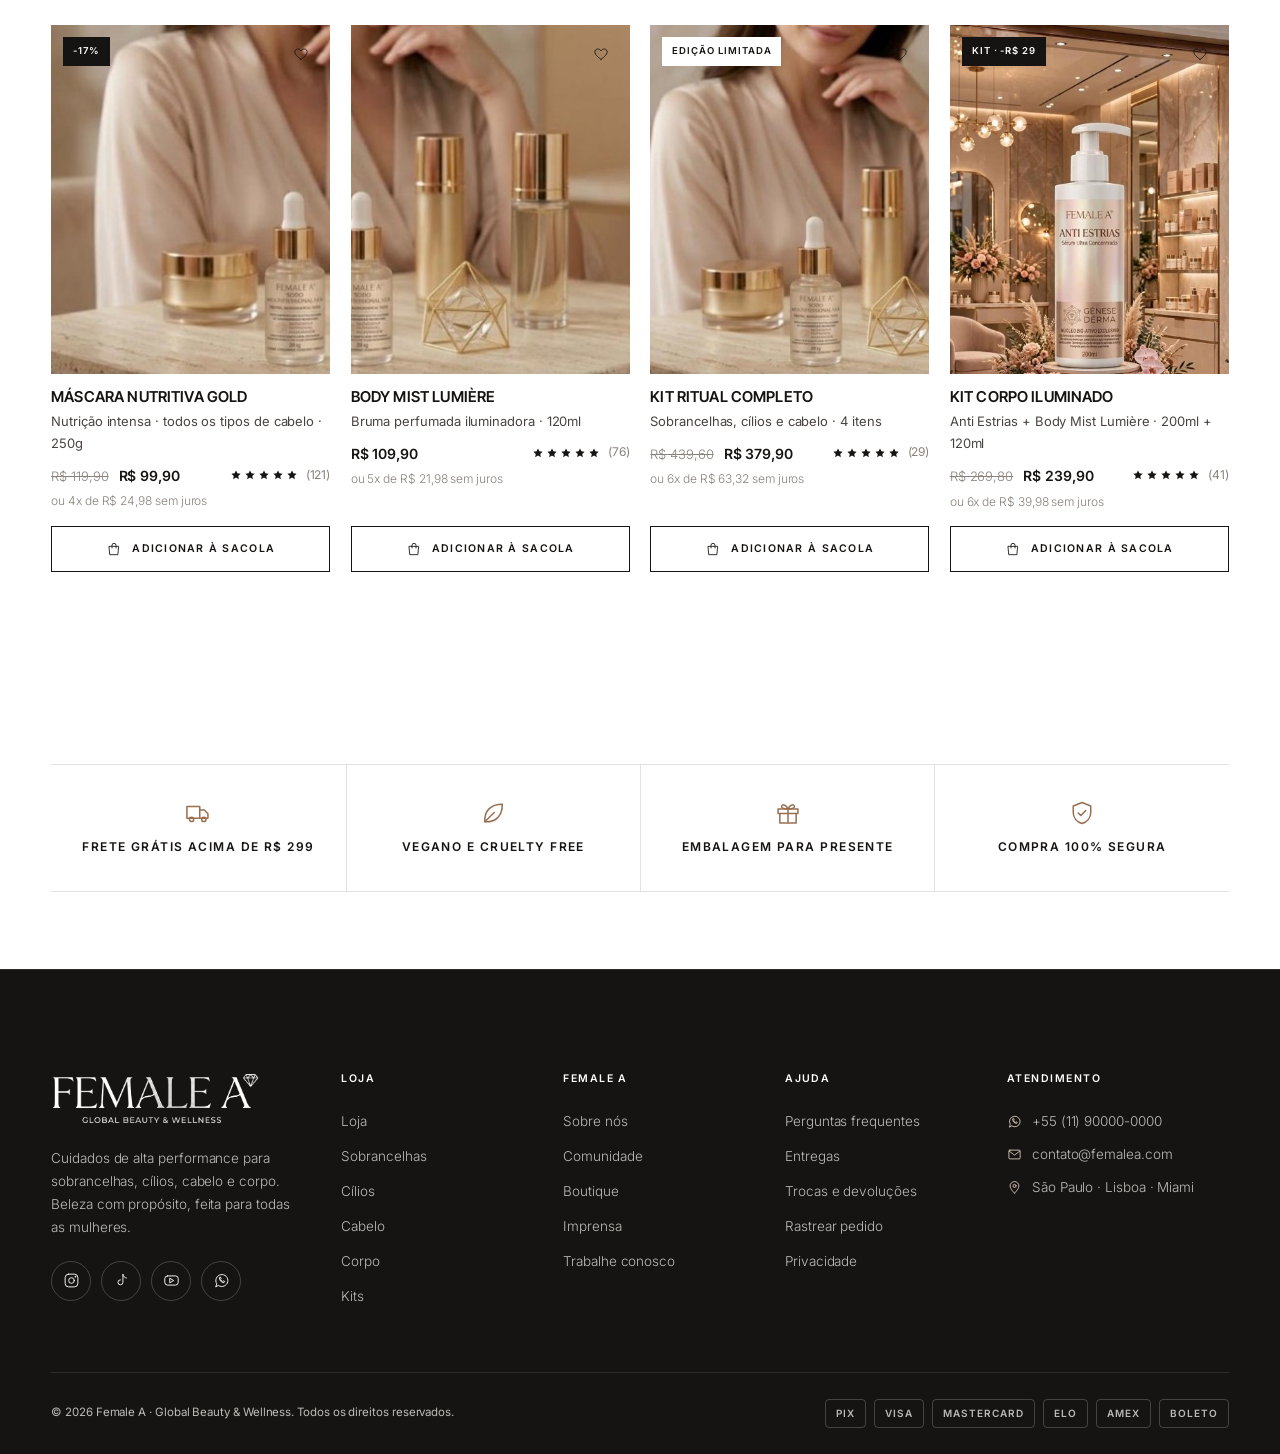
<file: v1-refy/produtos.html>
<!DOCTYPE html>
<html lang="pt-BR">
<head>
  <meta charset="UTF-8">
  <meta name="viewport" content="width=device-width, initial-scale=1.0">
  <title>Loja | Female A</title>
  <meta name="theme-color" content="#FFFFFF">
  <link rel="preconnect" href="https://fonts.googleapis.com">
  <link rel="preconnect" href="https://fonts.gstatic.com" crossorigin>
  <link href="https://fonts.googleapis.com/css2?family=Inter+Tight:wght@500;600;700&family=Inter:wght@400;500;600&display=swap" rel="stylesheet">
  <link rel="stylesheet" href="../shared/css/base.css">
  <link rel="stylesheet" href="css/v1.css">
</head>
<body data-page="listing">
  <div id="site-header"></div>

  <main>
    <section class="r-listing-hero">
      <div class="container">
        <nav class="breadcrumb" aria-label="breadcrumb">
          <a href="index.html" data-i18n="crumb_home">Início</a>
          <svg class="icon"><use href="#i-chevron"></use></svg>
          <span id="listing-crumb">Todos os produtos</span>
        </nav>
        <div class="r-listing-hero__inner">
          <h1 class="display" id="listing-title">A <em>coleção</em></h1>
          <p data-i18n="r_ls_text">Fórmulas que simplificam a sua rotina e entregam resultado de verdade. Veganas, cruelty free e feitas para todas.</p>
        </div>
      </div>
    </section>

    <div class="toolbar">
      <div class="container toolbar__inner">
        <div class="chips" id="chips" role="tablist"></div>
        <div class="toolbar__right">
          <span class="toolbar__count" id="listing-count"></span>
          <label class="select">
            <span class="sr-only" data-i18n="sort_label">Ordenar por</span>
            <select id="sort">
              <option value="featured">Destaques</option>
              <option value="price-asc">Menor preço</option>
              <option value="price-desc">Maior preço</option>
              <option value="rating">Mais bem avaliados</option>
            </select>
            <svg class="icon"><use href="#i-chevron-down"></use></svg>
          </label>
        </div>
      </div>
    </div>

    <section class="container" style="padding-bottom: clamp(72px, 9vw, 120px)">
      <div class="product-grid listing-grid" id="listing-grid"></div>
    </section>

    <section class="section section--tight">
      <div class="container">
        <div class="r-values">
          <div><svg class="icon"><use href="#i-truck"></use></svg><strong data-i18n="perk1">Frete grátis acima de R$ 299</strong></div>
          <div><svg class="icon"><use href="#i-leaf"></use></svg><strong data-i18n="perk2">Vegano e cruelty free</strong></div>
          <div><svg class="icon"><use href="#i-gift"></use></svg><strong data-i18n="perk3">Embalagem para presente</strong></div>
          <div><svg class="icon"><use href="#i-shield"></use></svg><strong data-i18n="perk4">Compra 100% segura</strong></div>
        </div>
      </div>
    </section>
  </main>

  <div id="site-footer"></div>

  <script>window.FA_BASE = "../"; window.FA_THEME = {};</script>
  <script src="../shared/js/data.js"></script>
  <script src="../shared/js/i18n.js"></script>
  <script src="js/v1.js"></script>
  <script src="../shared/js/main.js"></script>
</body>
</html>
</file>
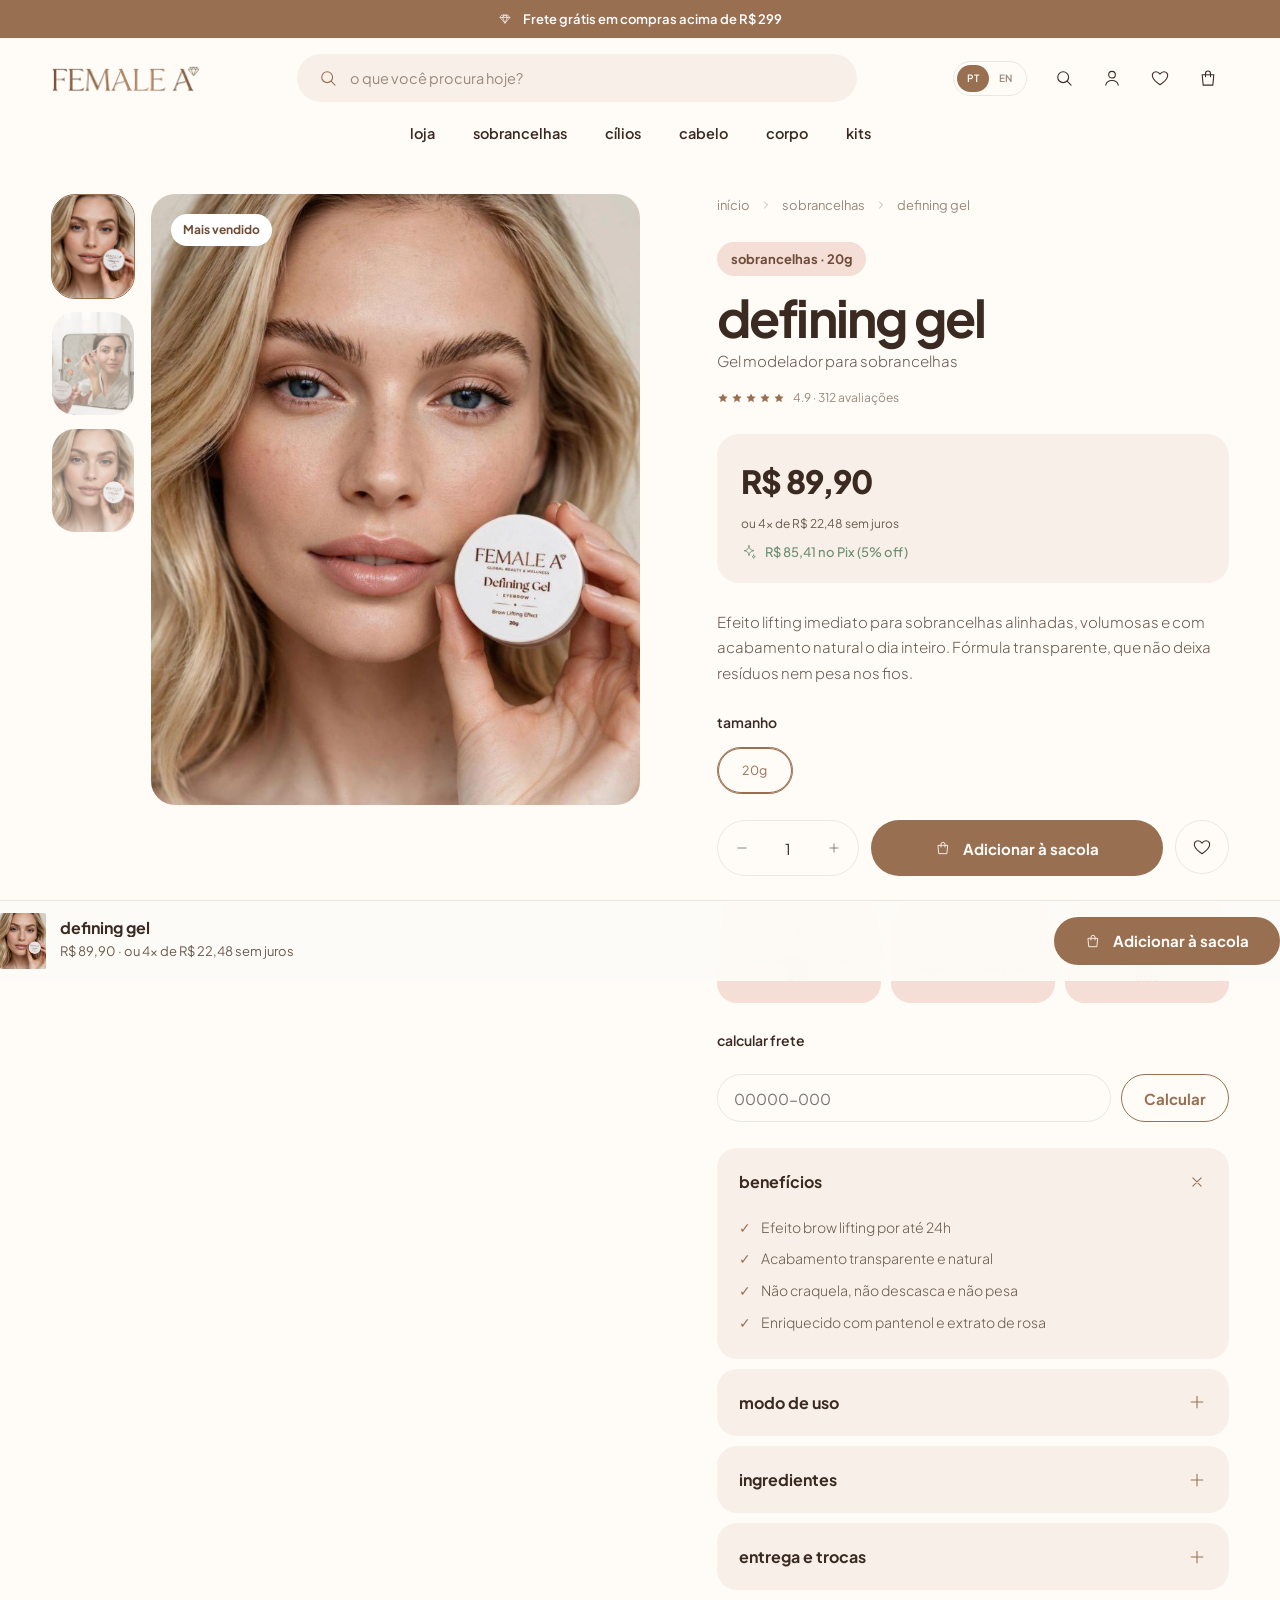
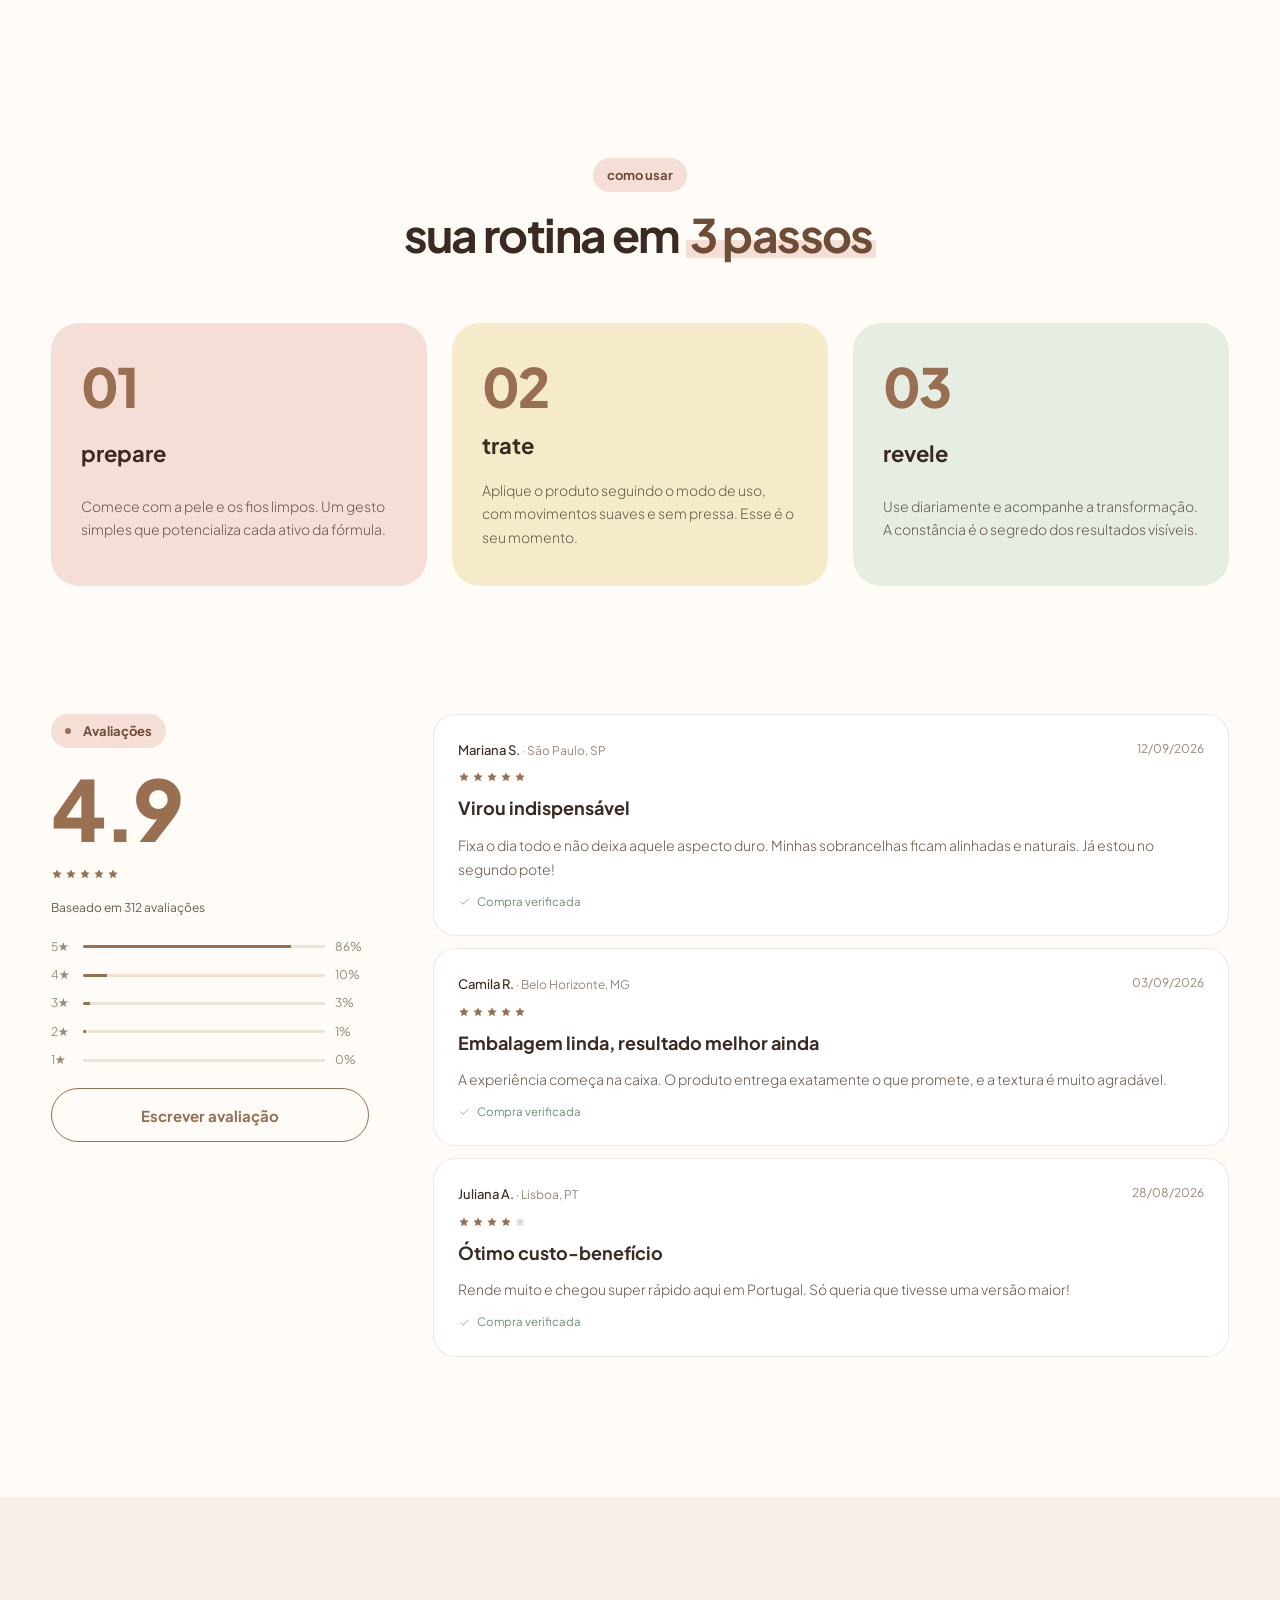
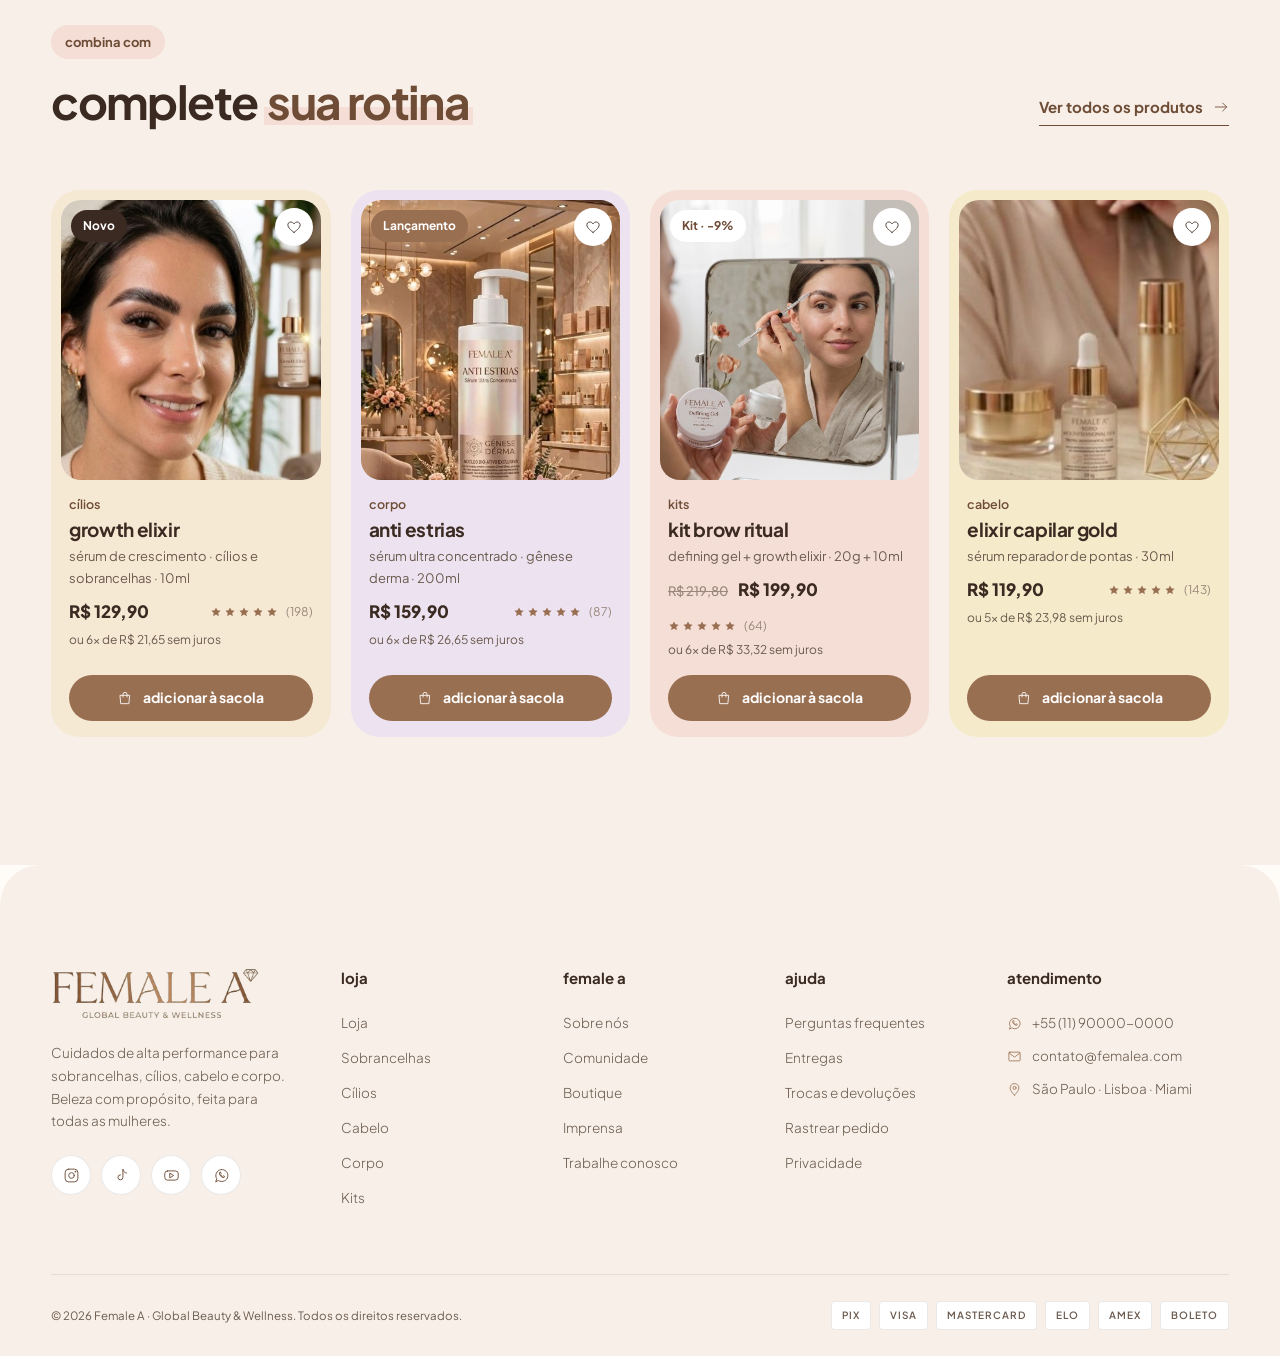
<file: v2-sallve/produto.html>
<!DOCTYPE html>
<html lang="pt-BR">
<head>
  <meta charset="UTF-8">
  <meta name="viewport" content="width=device-width, initial-scale=1.0">
  <title>Produto | Female A</title>
  <meta name="theme-color" content="#FFFCF8">
  <link rel="preconnect" href="https://fonts.googleapis.com">
  <link rel="preconnect" href="https://fonts.gstatic.com" crossorigin>
  <link href="https://fonts.googleapis.com/css2?family=Plus+Jakarta+Sans:wght@400;500;600;700;800&display=swap" rel="stylesheet">
  <link rel="stylesheet" href="../shared/css/base.css">
  <link rel="stylesheet" href="css/v2.css">
</head>
<body data-page="product">
  <div id="site-header"></div>

  <main>
    <section class="container pdp" id="pdp"></section>

    <section class="section" style="padding-bottom: 0">
      <div class="container">
        <div class="section-head section-head--center">
          <div class="section-head__text">
            <span class="eyebrow reveal" data-i18n="s_pr_eyebrow">como usar</span>
            <h2 class="display h2 reveal" data-i18n="s_pr_title">sua rotina em <em>3 passos</em></h2>
          </div>
        </div>
        <div class="ritual-steps">
          <div class="ritual-step reveal">
            <h3 data-i18n="pr_s1">Prepare</h3>
            <p data-i18n="pr_s1t">Comece com a pele e os fios limpos. Um gesto simples que potencializa cada ativo da fórmula.</p>
          </div>
          <div class="ritual-step reveal reveal-delay-1">
            <h3 data-i18n="pr_s2">Trate</h3>
            <p data-i18n="pr_s2t">Aplique o produto seguindo o modo de uso, com movimentos suaves e sem pressa. Esse é o seu momento.</p>
          </div>
          <div class="ritual-step reveal reveal-delay-2">
            <h3 data-i18n="pr_s3">Revele</h3>
            <p data-i18n="pr_s3t">Use diariamente e acompanhe a transformação. A constância é o segredo dos resultados visíveis.</p>
          </div>
        </div>
      </div>
    </section>

    <section class="section" id="avaliacoes">
      <div class="container reviews" id="reviews"></div>
    </section>

    <section class="section section--sand">
      <div class="container">
        <div class="section-head">
          <div class="section-head__text">
            <span class="eyebrow reveal" data-i18n="s_rel_eyebrow">combina com</span>
            <h2 class="display h2 reveal" data-i18n="s_rel_title">complete <em>sua rotina</em></h2>
          </div>
          <a href="produtos.html" class="link-arrow reveal"><span data-i18n="see_all_products">Ver todos os produtos</span> <svg class="icon icon--sm"><use href="#i-arrow"></use></svg></a>
        </div>
        <div class="product-grid" id="related"></div>
      </div>
    </section>
  </main>

  <div class="sticky-buy" id="sticky-buy"></div>
  <div id="site-footer"></div>

  <script>window.FA_BASE = "../"; window.FA_THEME = { headerSearch: true, footerLogo: "logo-tagline.png" };</script>
  <script src="../shared/js/data.js"></script>
  <script src="../shared/js/i18n.js"></script>
  <script src="js/v2.js"></script>
  <script src="../shared/js/main.js"></script>
</body>
</html>
</file>
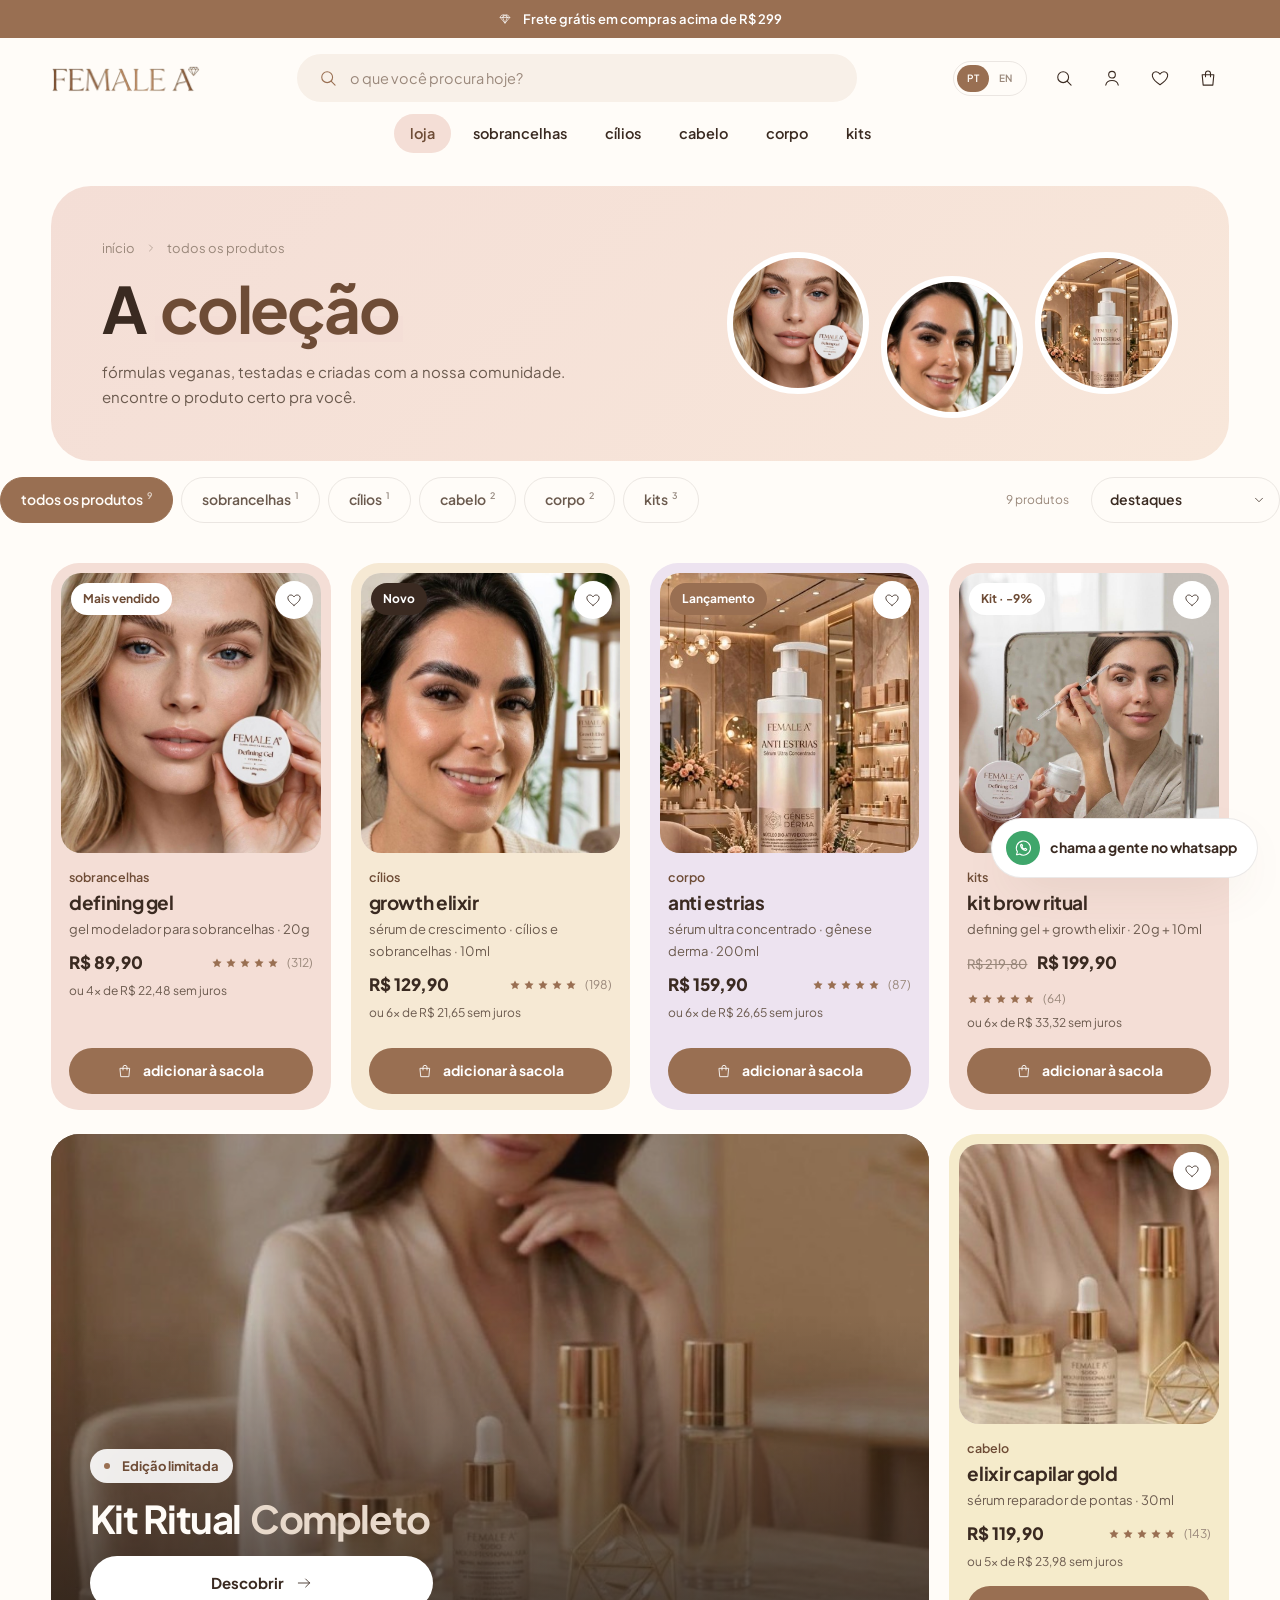
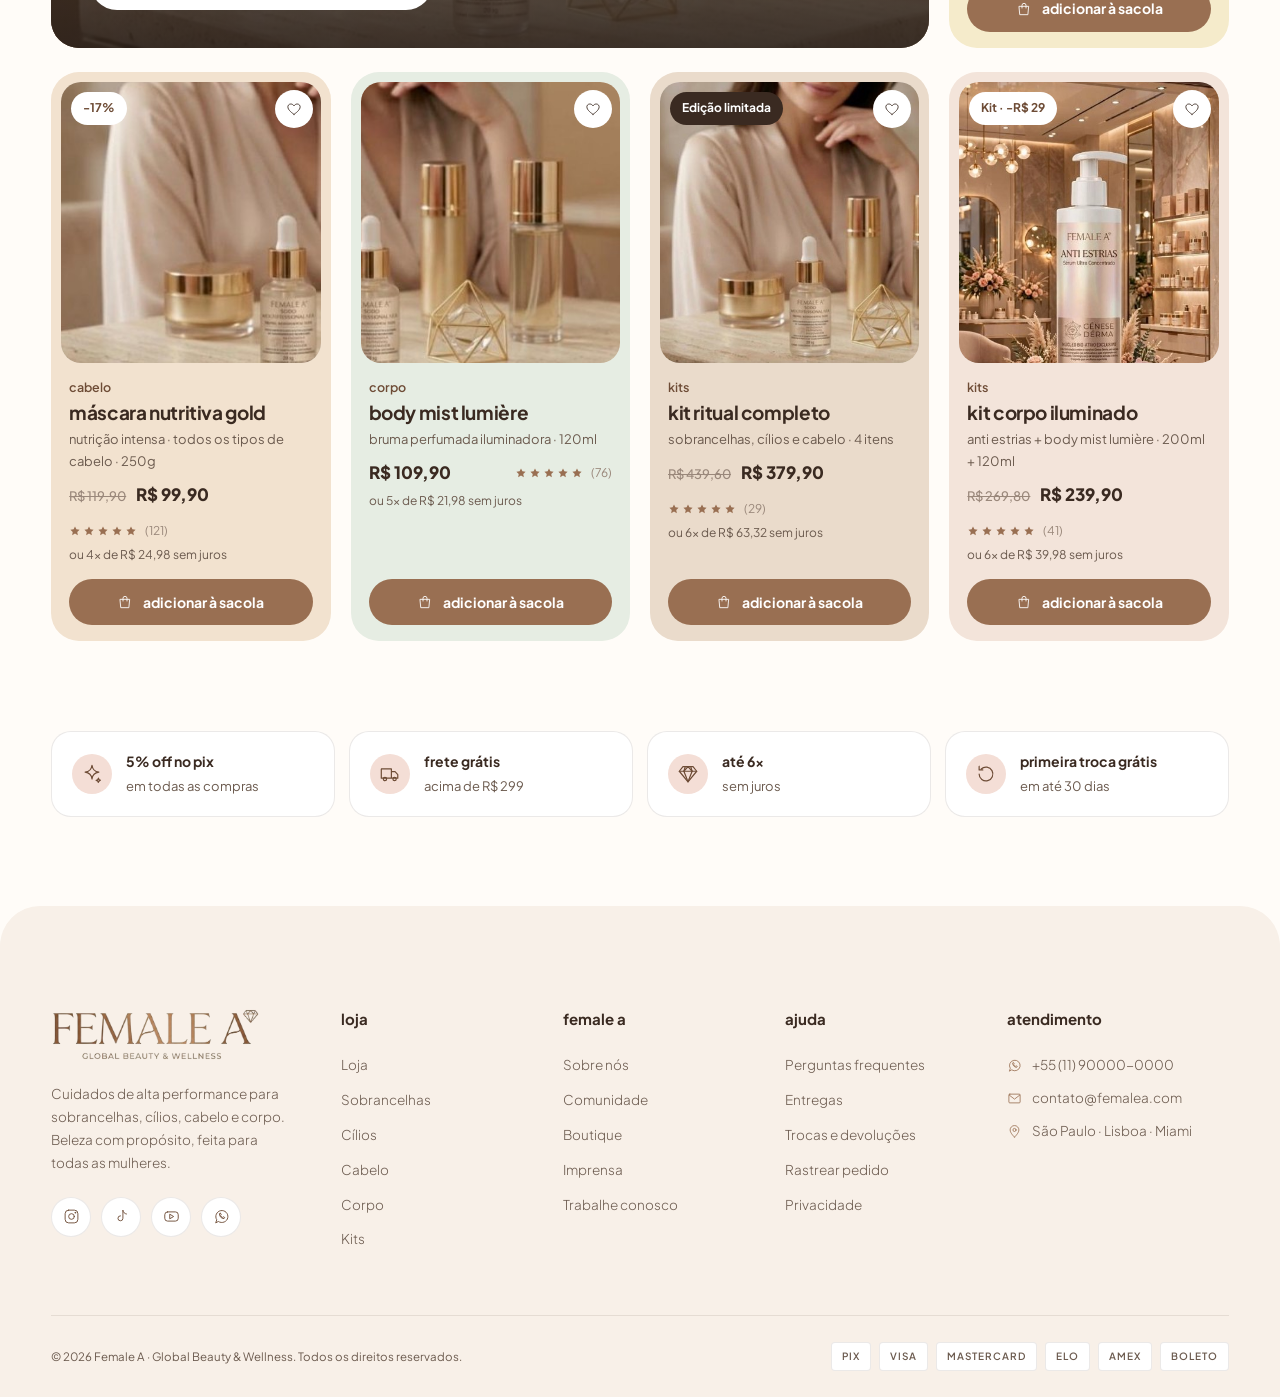
<file: v2-sallve/produtos.html>
<!DOCTYPE html>
<html lang="pt-BR">
<head>
  <meta charset="UTF-8">
  <meta name="viewport" content="width=device-width, initial-scale=1.0">
  <title>Loja | Female A</title>
  <meta name="theme-color" content="#FFFCF8">
  <link rel="preconnect" href="https://fonts.googleapis.com">
  <link rel="preconnect" href="https://fonts.gstatic.com" crossorigin>
  <link href="https://fonts.googleapis.com/css2?family=Plus+Jakarta+Sans:wght@400;500;600;700;800&display=swap" rel="stylesheet">
  <link rel="stylesheet" href="../shared/css/base.css">
  <link rel="stylesheet" href="css/v2.css">
</head>
<body data-page="listing">
  <div id="site-header"></div>

  <main>
    <section class="s-listing-hero">
      <div class="container">
        <div class="s-listing-hero__card">
          <div class="s-listing-hero__text">
            <nav class="breadcrumb" aria-label="breadcrumb">
              <a href="index.html" data-i18n="crumb_home">Início</a>
              <svg class="icon"><use href="#i-chevron"></use></svg>
              <span id="listing-crumb">Todos os produtos</span>
            </nav>
            <h1 class="display h1" id="listing-title">A <em>coleção</em></h1>
            <p data-i18n="s_ls_text">fórmulas veganas, testadas e criadas com a nossa comunidade. encontre o produto certo pra você.</p>
          </div>
          <div class="s-listing-hero__imgs" aria-hidden="true">
            <img src="../assets/img/card-defining-gel.jpg" alt="">
            <img src="../assets/img/card-growth-elixir.jpg" alt="">
            <img src="../assets/img/card-anti-estrias.jpg" alt="">
          </div>
        </div>
      </div>
    </section>

    <div class="toolbar">
      <div class="container toolbar__inner">
        <div class="chips" id="chips" role="tablist"></div>
        <div class="toolbar__right">
          <span class="toolbar__count" id="listing-count"></span>
          <label class="select">
            <span class="sr-only" data-i18n="sort_label">Ordenar por</span>
            <select id="sort">
              <option value="featured">Destaques</option>
              <option value="price-asc">Menor preço</option>
              <option value="price-desc">Maior preço</option>
              <option value="rating">Mais bem avaliados</option>
            </select>
            <svg class="icon"><use href="#i-chevron-down"></use></svg>
          </label>
        </div>
      </div>
    </div>

    <section class="container" style="padding-bottom: clamp(56px, 7vw, 96px)">
      <div class="product-grid listing-grid" id="listing-grid"></div>
    </section>

    <section class="section--tight" style="padding-top: 0; padding-bottom: clamp(56px, 7vw, 96px)">
      <div class="container s-perks">
        <div><svg class="icon"><use href="#i-sparkle"></use></svg><div><strong data-i18n="s_pk1">5% off no pix</strong><span data-i18n="s_pk1t">em todas as compras</span></div></div>
        <div><svg class="icon"><use href="#i-truck"></use></svg><div><strong data-i18n="s_pk2">frete grátis</strong><span data-i18n="s_pk2t">acima de R$ 299</span></div></div>
        <div><svg class="icon"><use href="#i-diamond"></use></svg><div><strong data-i18n="s_pk3">até 6x</strong><span data-i18n="s_pk3t">sem juros</span></div></div>
        <div><svg class="icon"><use href="#i-return"></use></svg><div><strong data-i18n="s_pk4">primeira troca grátis</strong><span data-i18n="s_pk4t">em até 30 dias</span></div></div>
      </div>
    </section>
  </main>

  <a href="#" class="s-whats" aria-label="WhatsApp"><svg class="icon"><use href="#i-whatsapp"></use></svg><span data-i18n="s_whats">chama a gente no whatsapp</span></a>

  <div id="site-footer"></div>

  <script>window.FA_BASE = "../"; window.FA_THEME = { headerSearch: true, footerLogo: "logo-tagline.png" };</script>
  <script src="../shared/js/data.js"></script>
  <script src="../shared/js/i18n.js"></script>
  <script src="js/v2.js"></script>
  <script src="../shared/js/main.js"></script>
</body>
</html>
</file>
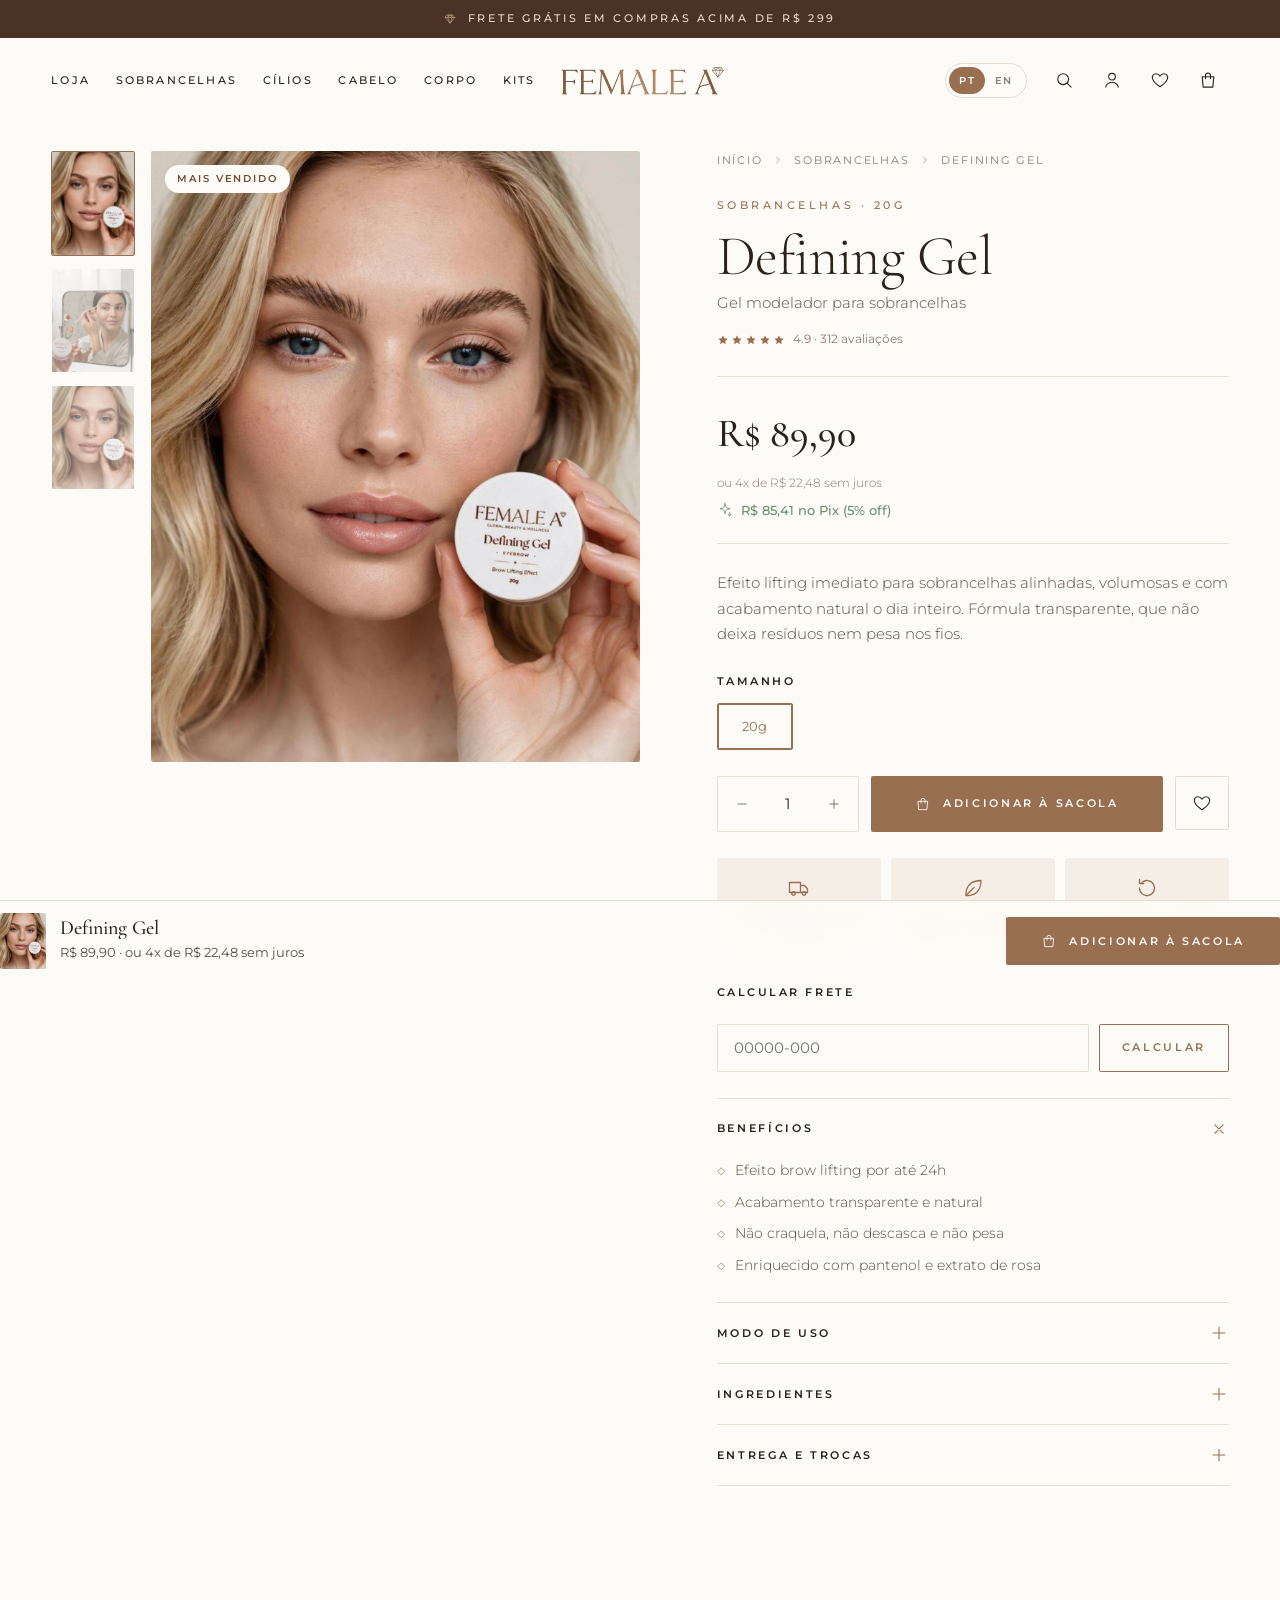
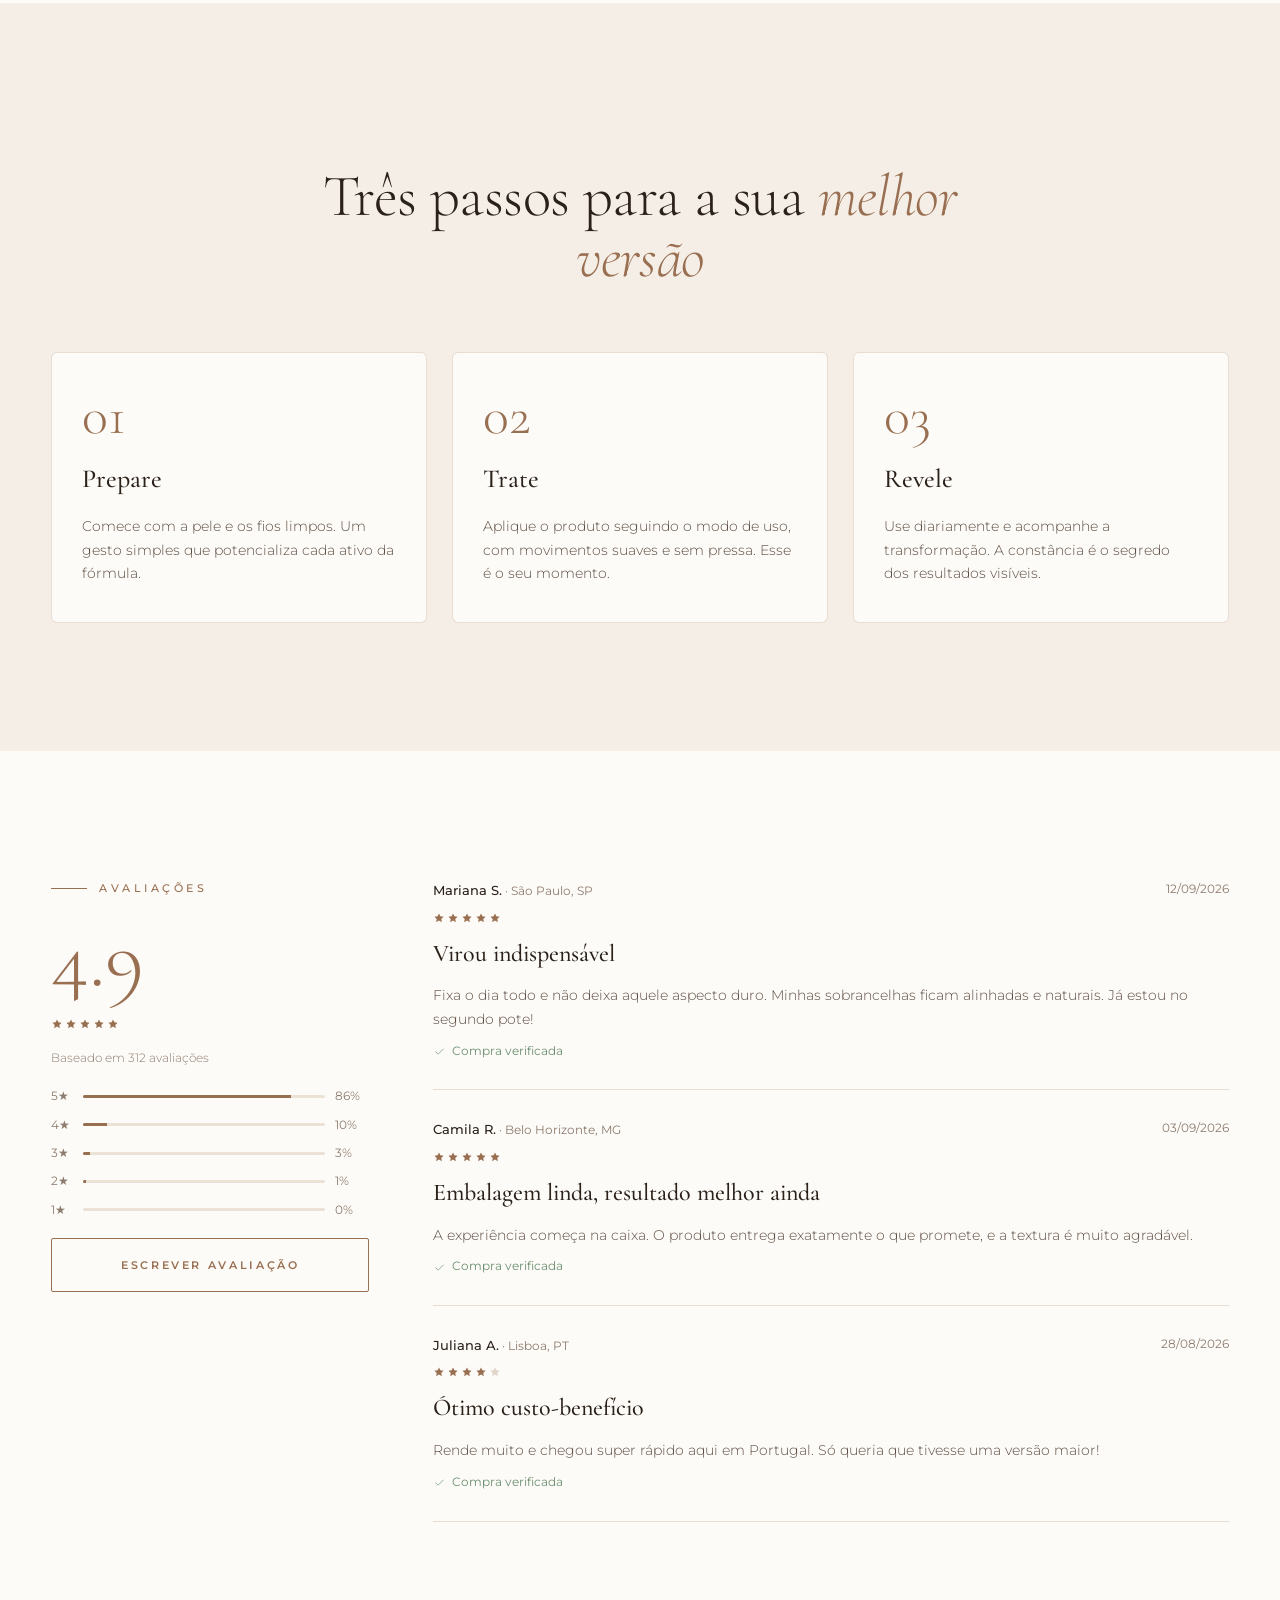
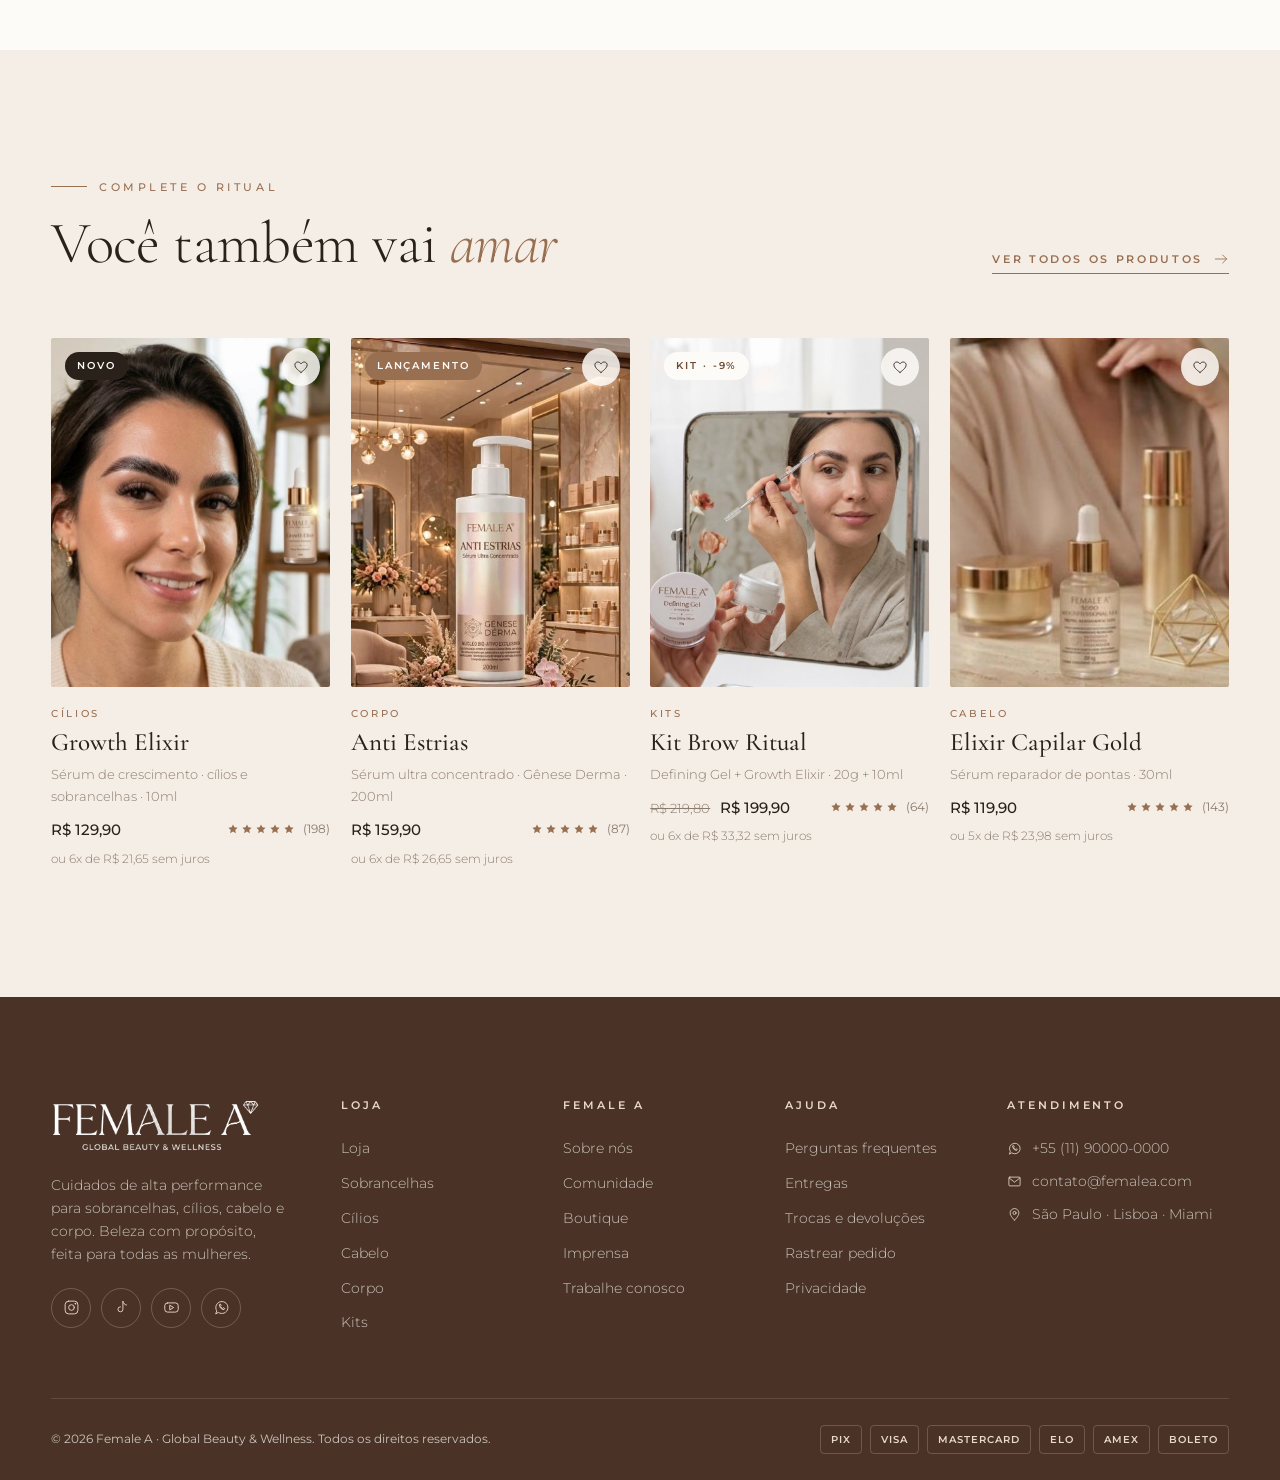
<file: v3-editorial/produto.html>
<!DOCTYPE html>
<html lang="pt-BR">
<head>
  <meta charset="UTF-8">
  <meta name="viewport" content="width=device-width, initial-scale=1.0">
  <title>Produto | Female A</title>
  <meta name="description" content="Female A — Global Beauty & Wellness.">
  <meta name="theme-color" content="#FDFBF7">
  <link rel="preconnect" href="https://fonts.googleapis.com">
  <link rel="preconnect" href="https://fonts.gstatic.com" crossorigin>
  <link href="https://fonts.googleapis.com/css2?family=Cormorant+Garamond:ital,wght@0,300;0,400;0,500;0,600;1,300;1,400;1,500&family=Montserrat:wght@300;400;500;600&display=swap" rel="stylesheet">
  <link rel="stylesheet" href="../shared/css/base.css">
</head>
<body data-page="product">
  <div id="site-header"></div>

  <main>
    <section class="container pdp" id="pdp"></section>

    <!-- Ritual -->
    <section class="section section--sand" style="margin-top: clamp(48px, 6vw, 96px)">
      <div class="container">
        <div class="section-head section-head--center">
          <div class="section-head__text">
            <span class="eyebrow reveal" data-i18n="pr_eyebrow">O ritual Female A</span>
            <h2 class="display h2 reveal" data-i18n="pr_title">Três passos para a sua <em>melhor versão</em></h2>
          </div>
        </div>
        <div class="ritual-steps">
          <div class="ritual-step reveal">
            <h3 data-i18n="pr_s1">Prepare</h3>
            <p data-i18n="pr_s1t">Comece com a pele e os fios limpos. Um gesto simples que potencializa cada ativo da fórmula.</p>
          </div>
          <div class="ritual-step reveal reveal-delay-1">
            <h3 data-i18n="pr_s2">Trate</h3>
            <p data-i18n="pr_s2t">Aplique o produto seguindo o modo de uso, com movimentos suaves e sem pressa. Esse é o seu momento.</p>
          </div>
          <div class="ritual-step reveal reveal-delay-2">
            <h3 data-i18n="pr_s3">Revele</h3>
            <p data-i18n="pr_s3t">Use diariamente e acompanhe a transformação. A constância é o segredo dos resultados visíveis.</p>
          </div>
        </div>
      </div>
    </section>

    <!-- Avaliações -->
    <section class="section" id="avaliacoes">
      <div class="container reviews" id="reviews"></div>
    </section>

    <!-- Relacionados -->
    <section class="section section--sand">
      <div class="container">
        <div class="section-head">
          <div class="section-head__text">
            <span class="eyebrow eyebrow--line reveal" data-i18n="rel_eyebrow">Complete o ritual</span>
            <h2 class="display h2 reveal" data-i18n="rel_title">Você também vai <em>amar</em></h2>
          </div>
          <a href="produtos.html" class="link-arrow reveal"><span data-i18n="see_all_products">Ver todos os produtos</span> <svg class="icon icon--sm"><use href="#i-arrow"></use></svg></a>
        </div>
        <div class="product-grid" id="related"></div>
      </div>
    </section>
  </main>

  <div class="sticky-buy" id="sticky-buy"></div>

  <div id="site-footer"></div>

  <script>window.FA_BASE = "../";</script>
  <script src="../shared/js/data.js"></script>
  <script src="../shared/js/i18n.js"></script>
  <script src="../shared/js/main.js"></script>
</body>
</html>
</file>
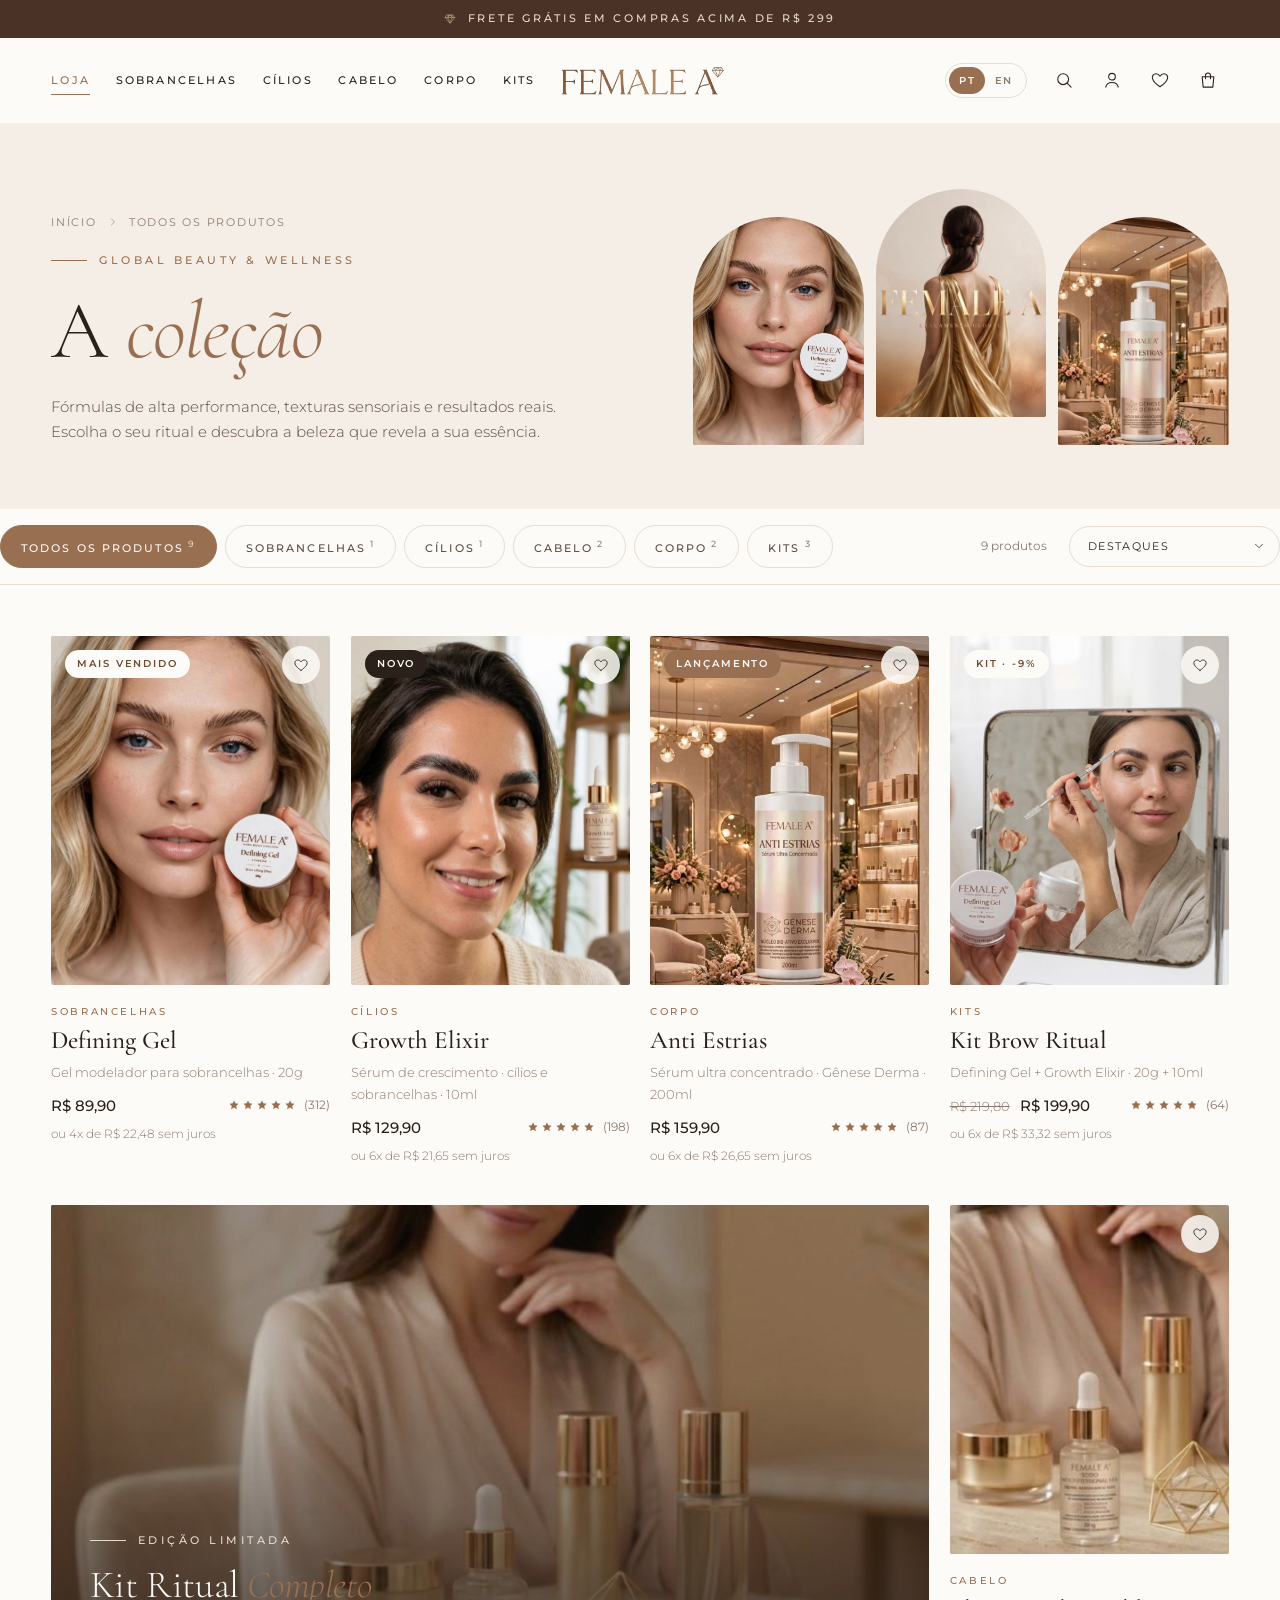
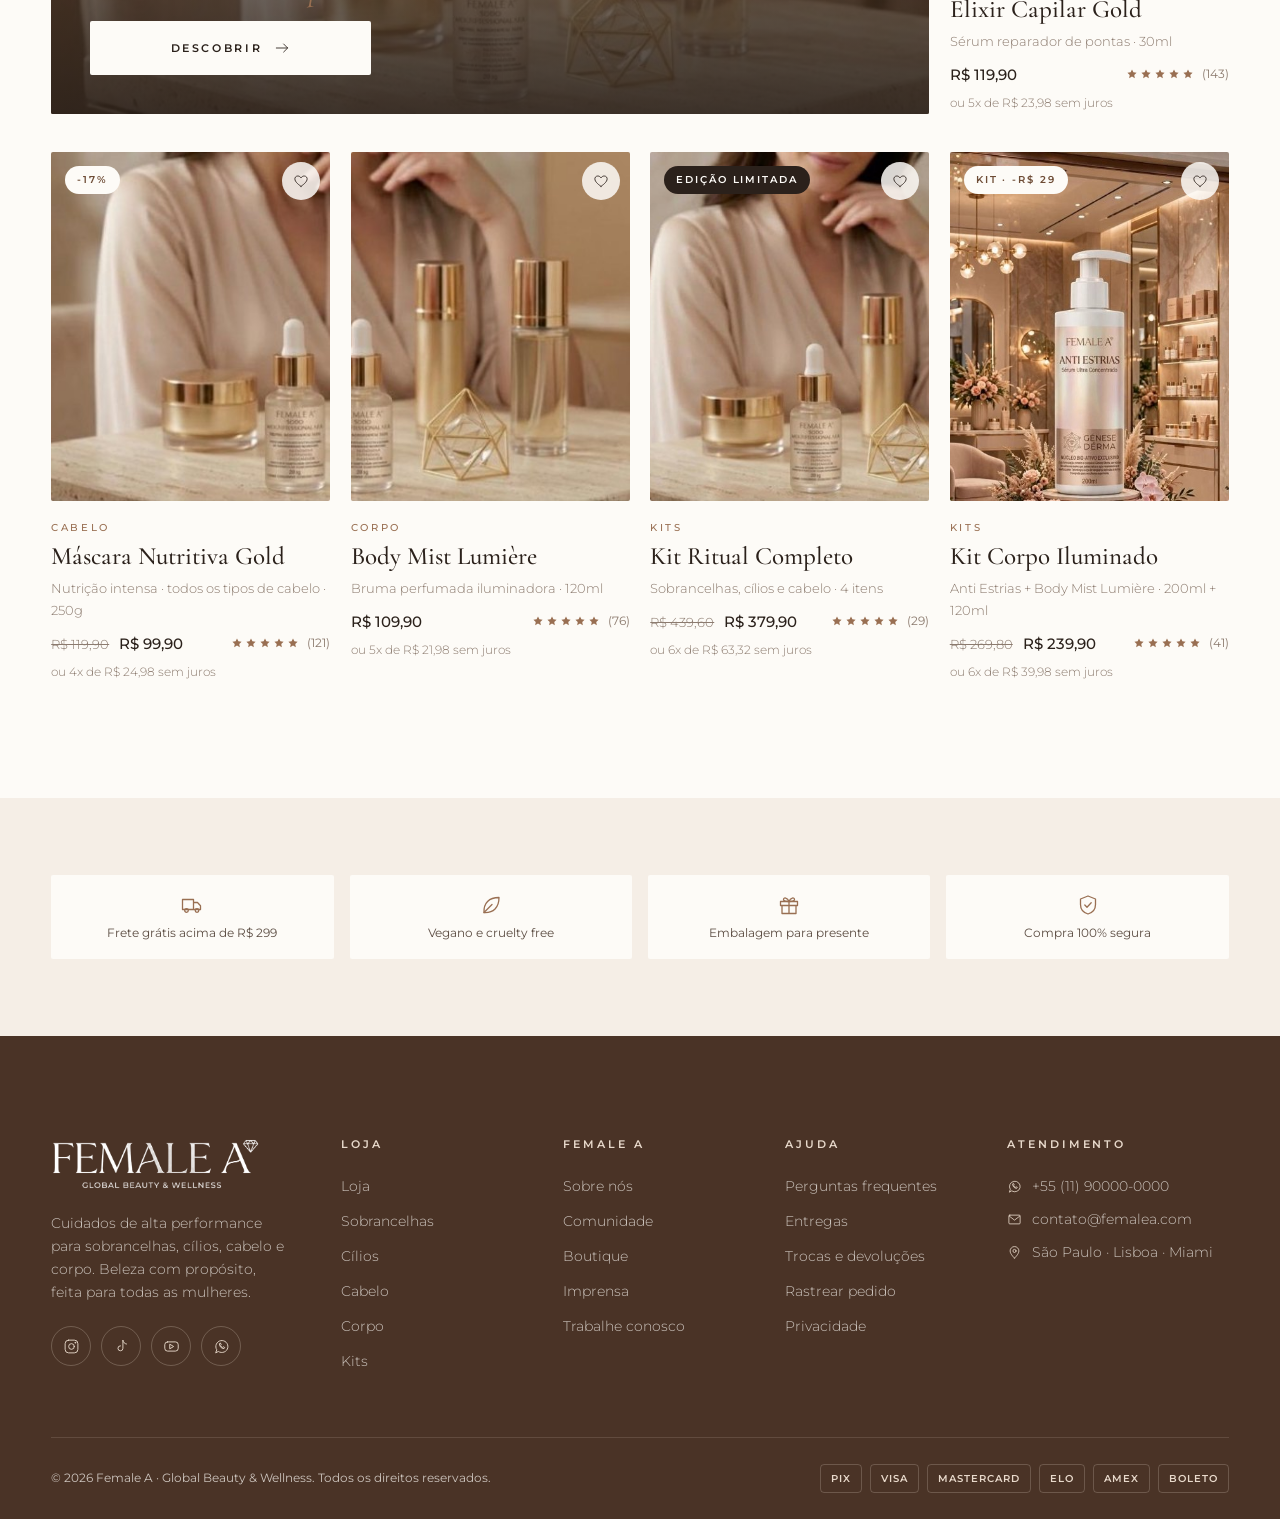
<file: v3-editorial/produtos.html>
<!DOCTYPE html>
<html lang="pt-BR">
<head>
  <meta charset="UTF-8">
  <meta name="viewport" content="width=device-width, initial-scale=1.0">
  <title>Loja | Female A</title>
  <meta name="description" content="Conheça a coleção Female A: sobrancelhas, cílios, cabelo, corpo e kits exclusivos.">
  <meta name="theme-color" content="#FDFBF7">
  <link rel="preconnect" href="https://fonts.googleapis.com">
  <link rel="preconnect" href="https://fonts.gstatic.com" crossorigin>
  <link href="https://fonts.googleapis.com/css2?family=Cormorant+Garamond:ital,wght@0,300;0,400;0,500;0,600;1,300;1,400;1,500&family=Montserrat:wght@300;400;500;600&display=swap" rel="stylesheet">
  <link rel="stylesheet" href="../shared/css/base.css">
</head>
<body data-page="listing">
  <div id="site-header"></div>

  <main>
    <section class="page-hero">
      <div class="container page-hero__inner">
        <div class="page-hero__text">
          <nav class="breadcrumb" aria-label="breadcrumb">
            <a href="index.html" data-i18n="crumb_home">Início</a>
            <svg class="icon"><use href="#i-chevron"></use></svg>
            <span id="listing-crumb">Todos os produtos</span>
          </nav>
          <span class="eyebrow eyebrow--line" data-i18n="ls_eyebrow">Global Beauty & Wellness</span>
          <h1 class="display h1" id="listing-title">A <em>coleção</em></h1>
          <p data-i18n="ls_text">Fórmulas de alta performance, texturas sensoriais e resultados reais. Escolha o seu ritual e descubra a beleza que revela a sua essência.</p>
        </div>
        <div class="page-hero__visual" aria-hidden="true">
          <img src="../assets/img/card-defining-gel.jpg" alt="">
          <img src="../assets/img/hero-lancamento.jpg" alt="">
          <img src="../assets/img/card-anti-estrias.jpg" alt="">
        </div>
      </div>
    </section>

    <div class="toolbar">
      <div class="container toolbar__inner">
        <div class="chips" id="chips" role="tablist"></div>
        <div class="toolbar__right">
          <span class="toolbar__count" id="listing-count"></span>
          <label class="select">
            <span class="sr-only" data-i18n="sort_label">Ordenar por</span>
            <select id="sort">
              <option value="featured">Destaques</option>
              <option value="price-asc">Menor preço</option>
              <option value="price-desc">Maior preço</option>
              <option value="rating">Mais bem avaliados</option>
            </select>
            <svg class="icon"><use href="#i-chevron-down"></use></svg>
          </label>
        </div>
      </div>
    </div>

    <section class="container" style="padding-bottom: clamp(72px, 9vw, 120px)">
      <div class="product-grid listing-grid" id="listing-grid"></div>
    </section>

    <section class="section section--sand section--tight">
      <div class="container pdp__perks" style="grid-template-columns: repeat(auto-fit, minmax(200px, 1fr)); gap: 16px">
        <div style="background:var(--cream)"><svg class="icon"><use href="#i-truck"></use></svg><span data-i18n="perk1">Frete grátis acima de R$ 299</span></div>
        <div style="background:var(--cream)"><svg class="icon"><use href="#i-leaf"></use></svg><span data-i18n="perk2">Vegano e cruelty free</span></div>
        <div style="background:var(--cream)"><svg class="icon"><use href="#i-gift"></use></svg><span data-i18n="perk3">Embalagem para presente</span></div>
        <div style="background:var(--cream)"><svg class="icon"><use href="#i-shield"></use></svg><span data-i18n="perk4">Compra 100% segura</span></div>
      </div>
    </section>
  </main>

  <div id="site-footer"></div>

  <script>window.FA_BASE = "../";</script>
  <script src="../shared/js/data.js"></script>
  <script src="../shared/js/i18n.js"></script>
  <script src="../shared/js/main.js"></script>
</body>
</html>
</file>
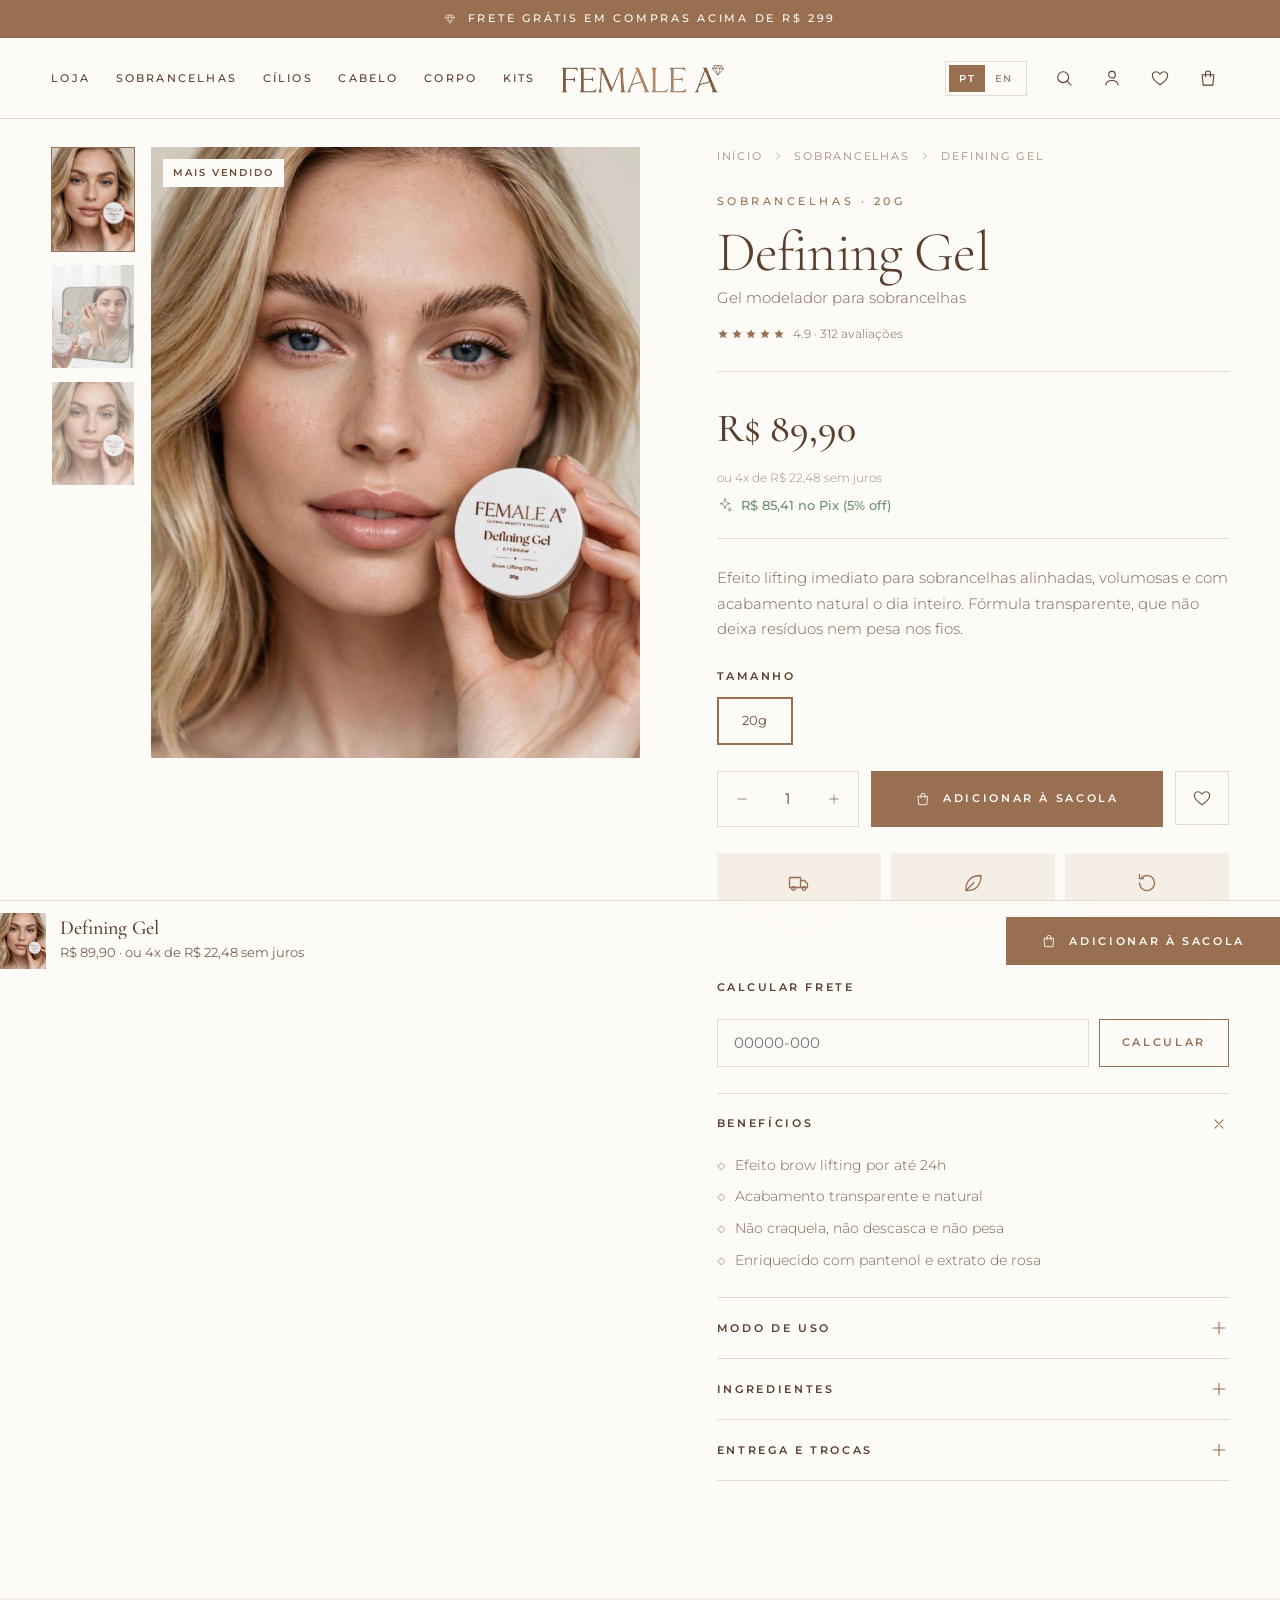
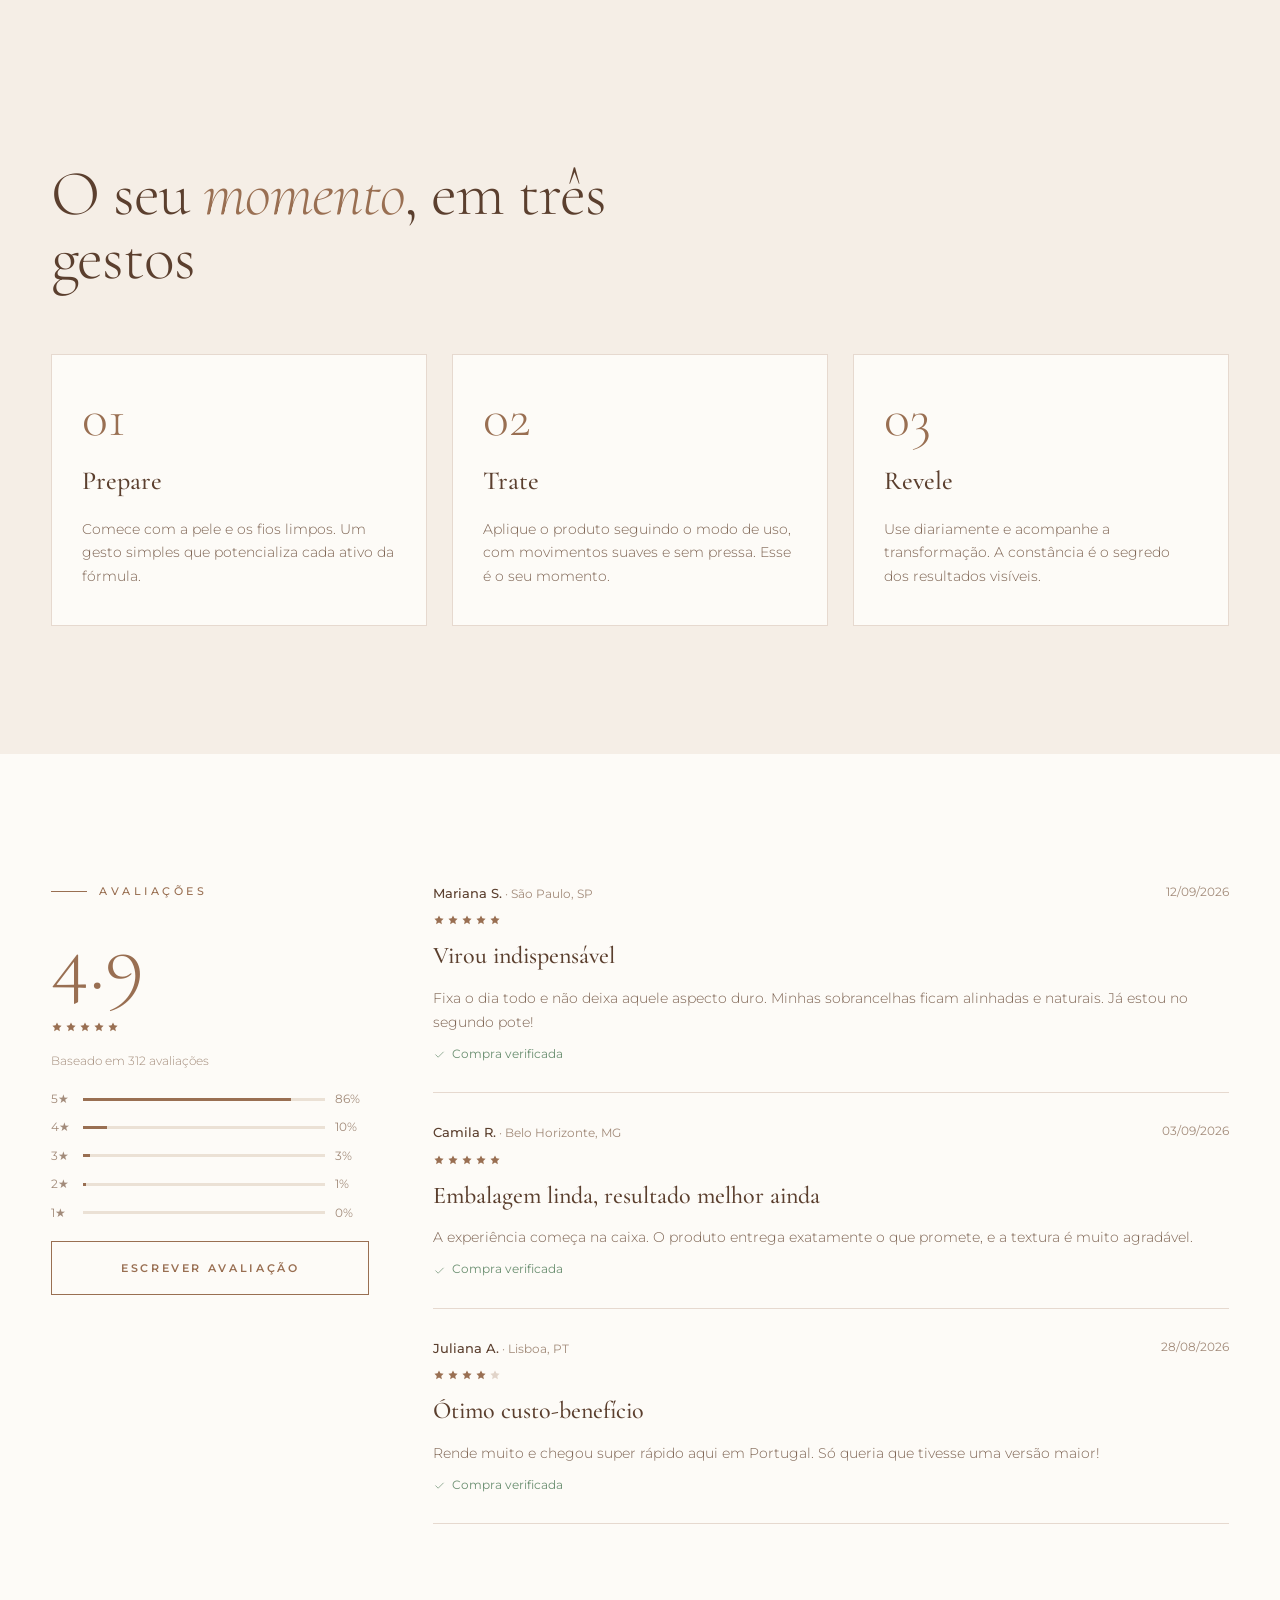
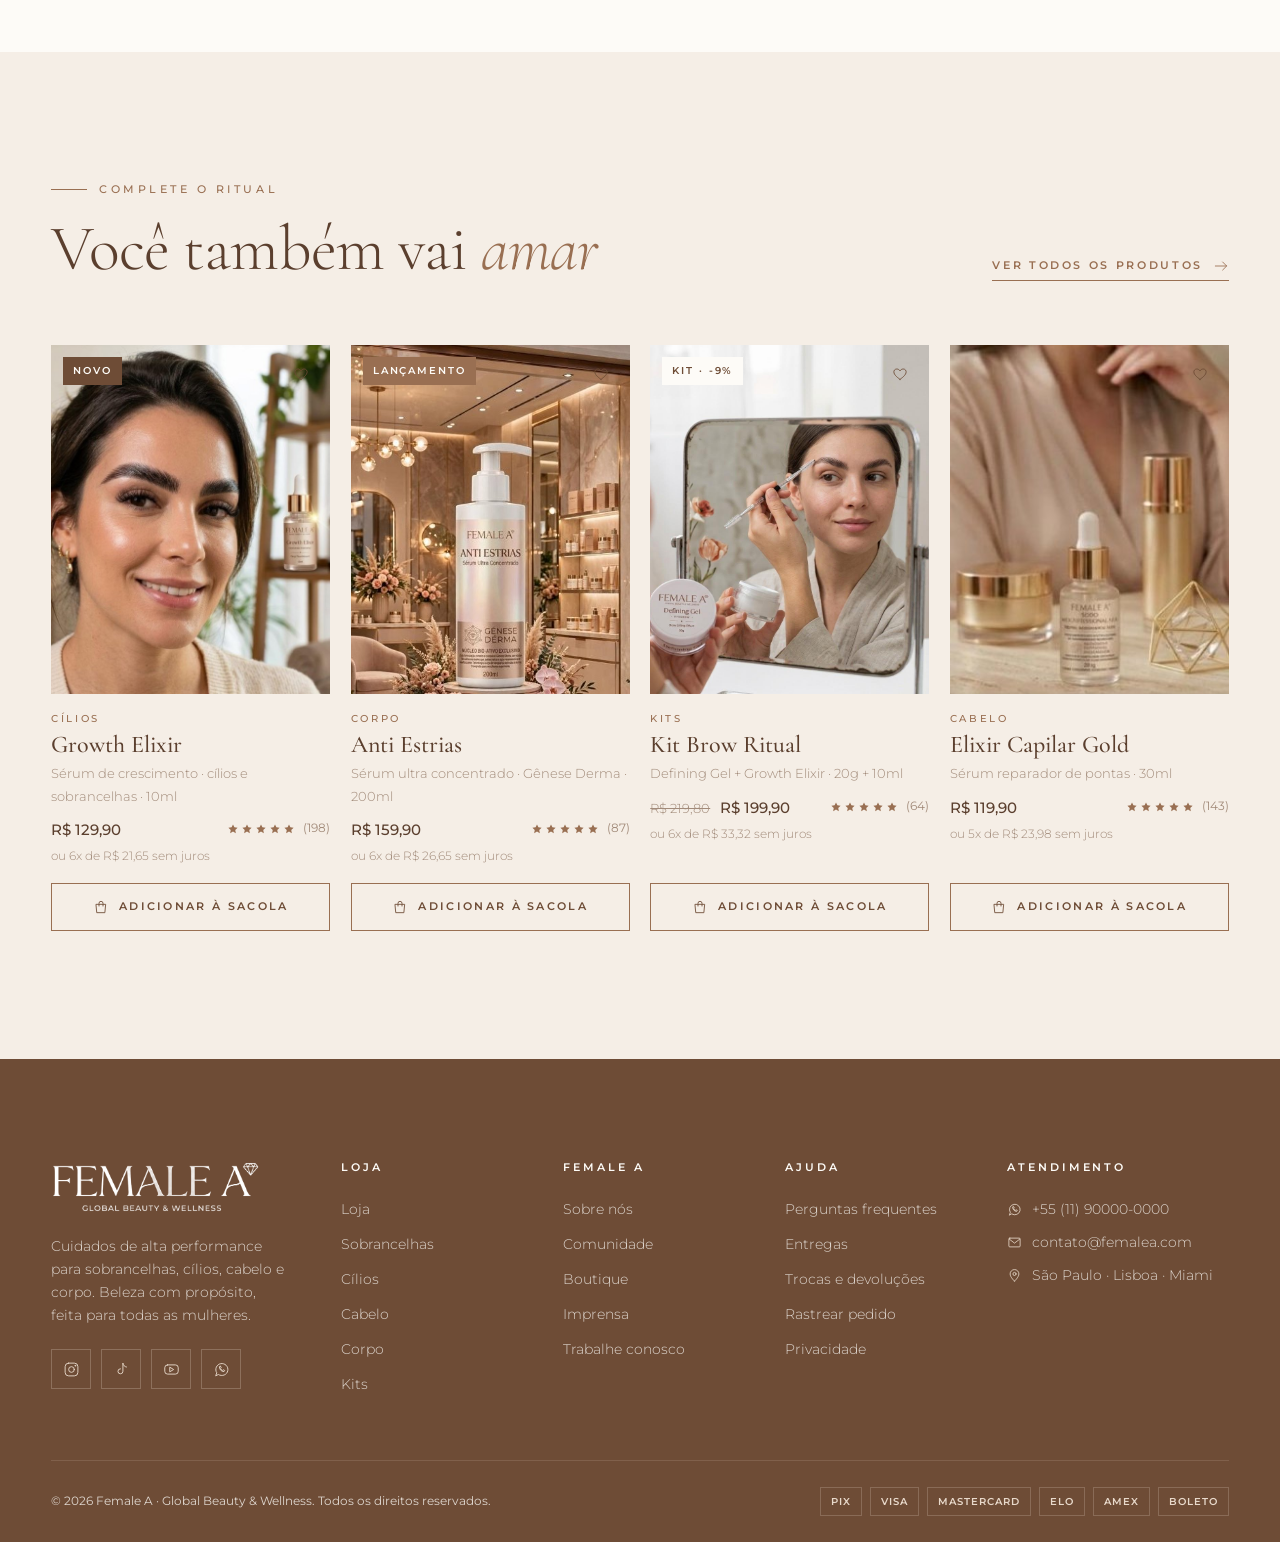
<file: v4-assinatura/produto.html>
<!DOCTYPE html>
<html lang="pt-BR">
<head>
  <meta charset="UTF-8">
  <meta name="viewport" content="width=device-width, initial-scale=1.0">
  <title>Produto | Female A</title>
  <meta name="theme-color" content="#FDFBF7">
  <link rel="preconnect" href="https://fonts.googleapis.com">
  <link rel="preconnect" href="https://fonts.gstatic.com" crossorigin>
  <link href="https://fonts.googleapis.com/css2?family=Cormorant+Garamond:ital,wght@0,300;0,400;0,500;0,600;1,300;1,400;1,500&family=Montserrat:wght@300;400;500;600&display=swap" rel="stylesheet">
  <link rel="stylesheet" href="../shared/css/base.css">
  <link rel="stylesheet" href="css/v4.css">
</head>
<body data-page="product">
  <div id="site-header"></div>

  <main>
    <section class="container pdp" id="pdp"></section>

    <section class="section section--sand" style="margin-top: clamp(48px, 6vw, 96px)">
      <div class="container">
        <div class="section-head">
          <div class="section-head__text">
            <span class="eyebrow eyebrow--line reveal" data-i18n="pr_eyebrow">O ritual Female A</span>
            <h2 class="display h2 reveal" data-i18n="a_pr_title">O seu <em>momento</em>, em três gestos</h2>
          </div>
        </div>
        <div class="ritual-steps">
          <div class="ritual-step reveal">
            <h3 data-i18n="pr_s1">Prepare</h3>
            <p data-i18n="pr_s1t">Comece com a pele e os fios limpos. Um gesto simples que potencializa cada ativo da fórmula.</p>
          </div>
          <div class="ritual-step reveal reveal-delay-1">
            <h3 data-i18n="pr_s2">Trate</h3>
            <p data-i18n="pr_s2t">Aplique o produto seguindo o modo de uso, com movimentos suaves e sem pressa. Esse é o seu momento.</p>
          </div>
          <div class="ritual-step reveal reveal-delay-2">
            <h3 data-i18n="pr_s3">Revele</h3>
            <p data-i18n="pr_s3t">Use diariamente e acompanhe a transformação. A constância é o segredo dos resultados visíveis.</p>
          </div>
        </div>
      </div>
    </section>

    <section class="section" id="avaliacoes">
      <div class="container reviews" id="reviews"></div>
    </section>

    <section class="section section--sand">
      <div class="container">
        <div class="section-head">
          <div class="section-head__text">
            <span class="eyebrow eyebrow--line reveal" data-i18n="rel_eyebrow">Complete o ritual</span>
            <h2 class="display h2 reveal" data-i18n="rel_title">Você também vai <em>amar</em></h2>
          </div>
          <a href="produtos.html" class="link-arrow reveal"><span data-i18n="see_all_products">Ver todos os produtos</span> <svg class="icon icon--sm"><use href="#i-arrow"></use></svg></a>
        </div>
        <div class="product-grid" id="related"></div>
      </div>
    </section>
  </main>

  <div class="sticky-buy" id="sticky-buy"></div>
  <div id="site-footer"></div>

  <script>window.FA_BASE = "../"; window.FA_THEME = {};</script>
  <script src="../shared/js/data.js"></script>
  <script src="../shared/js/i18n.js"></script>
  <script src="js/v4.js"></script>
  <script src="../shared/js/main.js"></script>
</body>
</html>
</file>
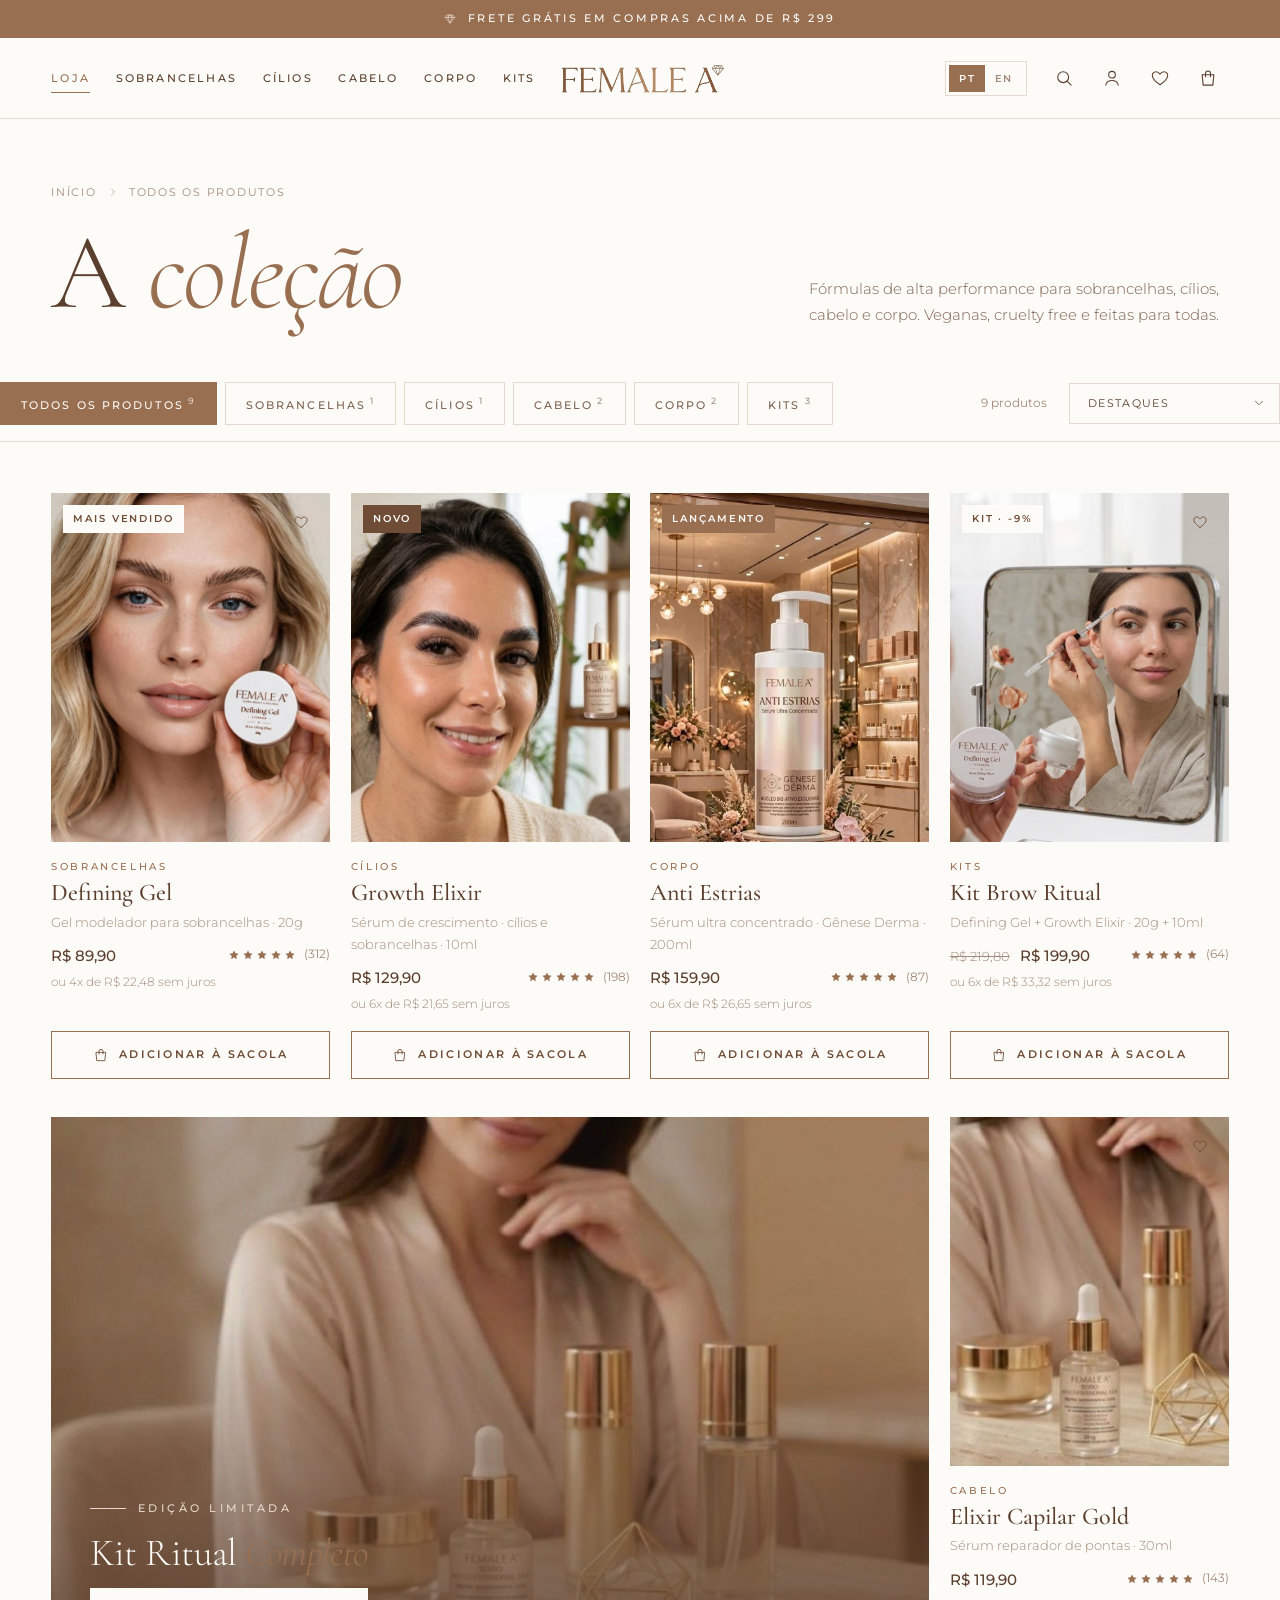
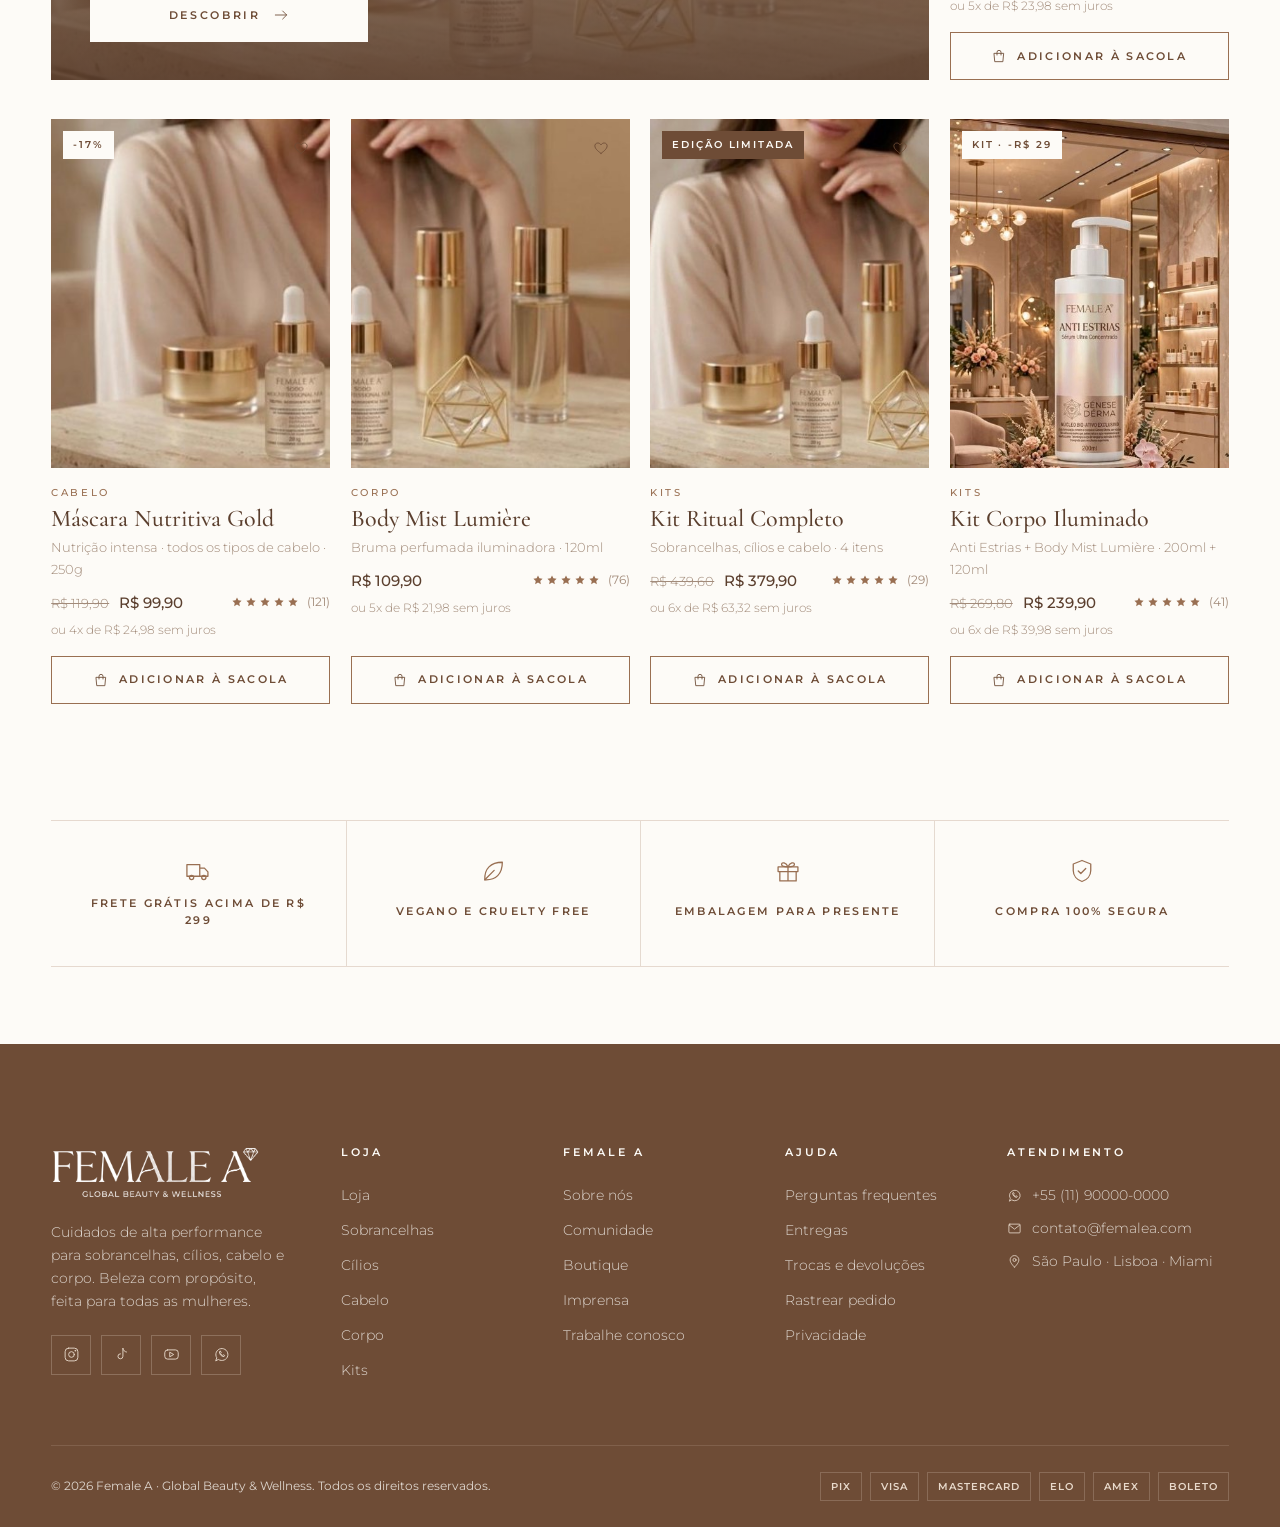
<file: v4-assinatura/produtos.html>
<!DOCTYPE html>
<html lang="pt-BR">
<head>
  <meta charset="UTF-8">
  <meta name="viewport" content="width=device-width, initial-scale=1.0">
  <title>Loja | Female A</title>
  <meta name="theme-color" content="#FDFBF7">
  <link rel="preconnect" href="https://fonts.googleapis.com">
  <link rel="preconnect" href="https://fonts.gstatic.com" crossorigin>
  <link href="https://fonts.googleapis.com/css2?family=Cormorant+Garamond:ital,wght@0,300;0,400;0,500;0,600;1,300;1,400;1,500&family=Montserrat:wght@300;400;500;600&display=swap" rel="stylesheet">
  <link rel="stylesheet" href="../shared/css/base.css">
  <link rel="stylesheet" href="css/v4.css">
</head>
<body data-page="listing">
  <div id="site-header"></div>

  <main>
    <section class="r-listing-hero">
      <div class="container">
        <nav class="breadcrumb" aria-label="breadcrumb">
          <a href="index.html" data-i18n="crumb_home">Início</a>
          <svg class="icon"><use href="#i-chevron"></use></svg>
          <span id="listing-crumb">Todos os produtos</span>
        </nav>
        <div class="r-listing-hero__inner">
          <h1 class="display" id="listing-title">A <em>coleção</em></h1>
          <p data-i18n="a_ls_text">Fórmulas de alta performance para sobrancelhas, cílios, cabelo e corpo. Veganas, cruelty free e feitas para todas.</p>
        </div>
      </div>
    </section>

    <div class="toolbar">
      <div class="container toolbar__inner">
        <div class="chips" id="chips" role="tablist"></div>
        <div class="toolbar__right">
          <span class="toolbar__count" id="listing-count"></span>
          <label class="select">
            <span class="sr-only" data-i18n="sort_label">Ordenar por</span>
            <select id="sort">
              <option value="featured">Destaques</option>
              <option value="price-asc">Menor preço</option>
              <option value="price-desc">Maior preço</option>
              <option value="rating">Mais bem avaliados</option>
            </select>
            <svg class="icon"><use href="#i-chevron-down"></use></svg>
          </label>
        </div>
      </div>
    </div>

    <section class="container" style="padding-bottom: clamp(72px, 9vw, 120px)">
      <div class="product-grid listing-grid" id="listing-grid"></div>
    </section>

    <section class="section section--tight" style="padding-top: 0">
      <div class="container">
        <div class="r-values">
          <div><svg class="icon"><use href="#i-truck"></use></svg><strong data-i18n="perk1">Frete grátis acima de R$ 299</strong></div>
          <div><svg class="icon"><use href="#i-leaf"></use></svg><strong data-i18n="perk2">Vegano e cruelty free</strong></div>
          <div><svg class="icon"><use href="#i-gift"></use></svg><strong data-i18n="perk3">Embalagem para presente</strong></div>
          <div><svg class="icon"><use href="#i-shield"></use></svg><strong data-i18n="perk4">Compra 100% segura</strong></div>
        </div>
      </div>
    </section>
  </main>

  <div id="site-footer"></div>

  <script>window.FA_BASE = "../"; window.FA_THEME = {};</script>
  <script src="../shared/js/data.js"></script>
  <script src="../shared/js/i18n.js"></script>
  <script src="js/v4.js"></script>
  <script src="../shared/js/main.js"></script>
</body>
</html>
</file>
<file: shared/css/base.css>
/* ==========================================================================
   FEMALE A — Global Beauty & Wellness
   Design system baseado no Brand Guidelines (Bronze #996F52 / Cream #FDFBF7)
   ========================================================================== */

:root {
  --bronze: #996f52;
  --bronze-dark: #6e4c36;
  --bronze-deep: #4a3326;
  --bronze-light: #c4a287;
  --bronze-soft: #e8d9cb;
  --cream: #fdfbf7;
  --sand: #f5eee6;
  --sand-dark: #ebe1d5;
  --ink: #2b211b;
  --ink-soft: #5c4d43;
  --muted: #8c7b6f;
  --line: rgba(153, 111, 82, 0.22);
  --white: #ffffff;
  --success: #6b8f71;

  --gold-gradient: linear-gradient(120deg, #8a5f43 0%, #c79f7b 45%, #e9cfb1 55%, #996f52 100%);

  --font-display: "Cormorant Garamond", "Playfair Display", Georgia, serif;
  --font-body: "Montserrat", "Helvetica Neue", Arial, sans-serif;

  --container: 1320px;
  --gutter: clamp(20px, 4vw, 56px);
  --radius: 2px;
  --radius-lg: 6px;
  --header-h: 84px;
  --ease: cubic-bezier(0.22, 0.61, 0.36, 1);
  --shadow: 0 20px 60px -25px rgba(74, 51, 38, 0.35);
}

/* ---------- Reset ---------- */
*,
*::before,
*::after { box-sizing: border-box; }

html { scroll-behavior: smooth; -webkit-text-size-adjust: 100%; }

body {
  margin: 0;
  font-family: var(--font-body);
  font-weight: 400;
  font-size: 15px;
  line-height: 1.7;
  color: var(--ink);
  background: var(--cream);
  -webkit-font-smoothing: antialiased;
  overflow-x: hidden;
}

body.is-locked { overflow: hidden; }

img { display: block; max-width: 100%; height: auto; }
a { color: inherit; text-decoration: none; }
button { font: inherit; color: inherit; background: none; border: 0; cursor: pointer; padding: 0; }
input, select, textarea { font: inherit; color: inherit; }
ul { list-style: none; margin: 0; padding: 0; }
h1, h2, h3, h4, p, blockquote, figure { margin: 0; }
svg { flex-shrink: 0; }

:focus-visible { outline: 1px solid var(--bronze); outline-offset: 3px; }

::selection { background: var(--bronze); color: var(--cream); }

.sr-only {
  position: absolute; width: 1px; height: 1px; padding: 0; margin: -1px;
  overflow: hidden; clip: rect(0, 0, 0, 0); white-space: nowrap; border: 0;
}

.icon { width: 20px; height: 20px; stroke: currentColor; fill: none; stroke-width: 1.3; stroke-linecap: round; stroke-linejoin: round; }
.icon--sm { width: 16px; height: 16px; }
.icon--lg { width: 28px; height: 28px; }
.icon--fill { fill: currentColor; stroke: none; }

/* ---------- Layout ---------- */
.container { width: 100%; max-width: var(--container); margin: 0 auto; padding: 0 var(--gutter); }
.section { padding: clamp(72px, 10vw, 140px) 0; }
.section--sand { background: var(--sand); }
.section--tight { padding: clamp(48px, 6vw, 80px) 0; }

/* ---------- Typography ---------- */
.eyebrow {
  display: inline-flex; align-items: center; gap: 12px;
  font-family: var(--font-body); font-size: 11px; font-weight: 500;
  letter-spacing: 0.32em; text-transform: uppercase; color: var(--bronze);
}
.eyebrow--line::before { content: ""; width: 36px; height: 1px; background: currentColor; }

.display {
  font-family: var(--font-display); font-weight: 300; line-height: 1.02;
  letter-spacing: -0.01em; color: var(--ink);
}
.display em { font-style: italic; color: var(--bronze); }

.h1 { font-size: clamp(46px, 6.4vw, 96px); }
.h2 { font-size: clamp(38px, 4.6vw, 68px); }
.h3 { font-size: clamp(28px, 3vw, 40px); }

.lead { font-size: 16px; font-weight: 300; line-height: 1.85; color: var(--ink-soft); max-width: 46ch; }

.text-gold {
  background: var(--gold-gradient); -webkit-background-clip: text; background-clip: text; color: transparent;
}

/* ---------- Buttons ---------- */
.btn {
  position: relative; display: inline-flex; align-items: center; justify-content: center; gap: 12px;
  min-height: 54px; padding: 0 34px;
  font-family: var(--font-body); font-size: 11px; font-weight: 600;
  letter-spacing: 0.24em; text-transform: uppercase;
  border: 1px solid transparent; border-radius: var(--radius);
  overflow: hidden; isolation: isolate;
  transition: color 0.5s var(--ease), border-color 0.5s var(--ease), background 0.5s var(--ease);
}
.btn::before {
  content: ""; position: absolute; inset: 0; z-index: -1;
  transform: scaleX(0); transform-origin: right; transition: transform 0.6s var(--ease);
}
.btn:hover::before { transform: scaleX(1); transform-origin: left; }

.btn--primary { background: var(--bronze); color: var(--cream); }
.btn--primary::before { background: var(--bronze-deep); }

.btn--dark { background: var(--ink); color: var(--cream); }
.btn--dark::before { background: var(--bronze); }

.btn--outline { border-color: var(--bronze); color: var(--bronze); }
.btn--outline::before { background: var(--bronze); }
.btn--outline:hover { color: var(--cream); }

.btn--light { background: var(--cream); color: var(--ink); }
.btn--light::before { background: var(--bronze-soft); }

.btn--ghost-light { border-color: rgba(253, 251, 247, 0.5); color: var(--cream); }
.btn--ghost-light::before { background: var(--cream); }
.btn--ghost-light:hover { color: var(--ink); }

.btn--block { width: 100%; }

.link-arrow {
  display: inline-flex; align-items: center; gap: 10px;
  font-size: 11px; font-weight: 600; letter-spacing: 0.24em; text-transform: uppercase; color: var(--bronze);
  padding-bottom: 6px; background: linear-gradient(currentColor, currentColor) left bottom / 100% 1px no-repeat;
  transition: background-size 0.5s var(--ease), gap 0.4s var(--ease);
}
.link-arrow:hover { background-size: 40% 1px; gap: 16px; }

/* Wrapper do header não pode criar caixa própria, senão o sticky para de funcionar */
#site-header { display: contents; }

/* ---------- Announcement bar ---------- */
.announcement {
  position: relative; z-index: 60;
  background: var(--bronze-deep); color: var(--bronze-soft);
  font-size: 10.5px; letter-spacing: 0.26em; text-transform: uppercase; font-weight: 500;
  height: 38px; overflow: hidden;
}
.announcement__track { position: relative; height: 100%; }
.announcement__item {
  position: absolute; inset: 0; display: flex; align-items: center; justify-content: center; gap: 12px;
  opacity: 0; transform: translateY(100%); transition: opacity 0.6s var(--ease), transform 0.6s var(--ease);
  padding: 0 16px; text-align: center;
}
.announcement__item.is-active { opacity: 1; transform: none; }
.announcement__item.is-leaving { opacity: 0; transform: translateY(-100%); }
.announcement .icon { width: 12px; height: 12px; color: var(--bronze-light); }

/* ---------- Header ---------- */
.header {
  position: sticky; top: 0; z-index: 50;
  background: rgba(253, 251, 247, 0.92);
  backdrop-filter: saturate(140%) blur(14px); -webkit-backdrop-filter: saturate(140%) blur(14px);
  border-bottom: 1px solid transparent;
  transition: border-color 0.4s var(--ease), box-shadow 0.4s var(--ease);
}
.header.is-scrolled { border-color: var(--line); box-shadow: 0 10px 30px -20px rgba(74, 51, 38, 0.25); }

.header__inner {
  display: grid; grid-template-columns: 1fr auto 1fr; align-items: center;
  height: var(--header-h); gap: 24px;
}

.nav { display: flex; gap: clamp(18px, 2vw, 34px); }
.nav__link {
  position: relative; font-size: 11px; font-weight: 500; letter-spacing: 0.2em; text-transform: uppercase;
  color: var(--ink); padding: 8px 0;
}
.nav__link::after {
  content: ""; position: absolute; left: 0; right: 0; bottom: 2px; height: 1px; background: var(--bronze);
  transform: scaleX(0); transform-origin: right; transition: transform 0.5s var(--ease);
}
.nav__link:hover::after,
.nav__link.is-active::after { transform: scaleX(1); transform-origin: left; }
.nav__link.is-active { color: var(--bronze); }

.header__logo { display: block; width: clamp(150px, 13vw, 190px); }
.header__logo img { width: 100%; }

.header__actions { display: flex; align-items: center; justify-content: flex-end; gap: 6px; }
.icon-btn {
  position: relative; display: inline-grid; place-items: center; width: 42px; height: 42px; border-radius: 50%;
  color: var(--ink); transition: color 0.3s, background 0.3s;
}
.icon-btn:hover { color: var(--bronze); background: var(--sand); }

.cart-count {
  position: absolute; top: 4px; right: 2px; min-width: 18px; height: 18px; padding: 0 5px;
  display: grid; place-items: center; border-radius: 9px;
  background: var(--bronze); color: var(--cream); font-size: 9.5px; font-weight: 600; letter-spacing: 0;
  transform: scale(0); transition: transform 0.4s var(--ease);
}
.cart-count.has-items { transform: scale(1); }
.cart-count.bump { animation: bump 0.5s var(--ease); }
@keyframes bump { 50% { transform: scale(1.35); } }

.lang-switch {
  display: inline-flex; align-items: center; margin-right: 10px;
  border: 1px solid var(--line); border-radius: 20px; padding: 3px;
}
.lang-switch button {
  font-size: 10px; font-weight: 600; letter-spacing: 0.14em; padding: 5px 10px; border-radius: 16px;
  color: var(--muted); transition: background 0.3s, color 0.3s;
}
.lang-switch button.is-active { background: var(--bronze); color: var(--cream); }

.menu-toggle { display: none; }

/* ---------- Mobile menu ---------- */
.mobile-menu {
  position: fixed; inset: 0; z-index: 90; pointer-events: none;
}
.mobile-menu__overlay {
  position: absolute; inset: 0; background: rgba(43, 33, 27, 0.45); opacity: 0; transition: opacity 0.5s var(--ease);
}
.mobile-menu__panel {
  position: absolute; top: 0; left: 0; bottom: 0; width: min(380px, 88vw);
  background: var(--cream); padding: 28px; display: flex; flex-direction: column; gap: 32px;
  transform: translateX(-100%); visibility: hidden; overflow-y: auto;
  transition: transform 0.6s var(--ease), visibility 0s linear 0.6s;
}
.mobile-menu.is-open { pointer-events: auto; }
.mobile-menu.is-open .mobile-menu__overlay { opacity: 1; }
.mobile-menu.is-open .mobile-menu__panel { transform: none; visibility: visible; transition: transform 0.6s var(--ease); }
.mobile-menu__head { display: flex; justify-content: space-between; align-items: center; }
.mobile-menu__head img { width: 140px; }
.mobile-menu__links a {
  display: flex; justify-content: space-between; align-items: center;
  font-family: var(--font-display); font-size: 30px; font-weight: 300; padding: 12px 0; border-bottom: 1px solid var(--line);
}
.mobile-menu__links a .icon { color: var(--bronze); }
.mobile-menu__foot { margin-top: auto; display: grid; gap: 16px; font-size: 13px; color: var(--ink-soft); }

/* ---------- Hero ---------- */
.hero {
  display: grid; grid-template-columns: 1fr 1fr;
  min-height: clamp(620px, calc(100svh - var(--header-h) - 38px), 900px);
  background: var(--cream); overflow: hidden;
}
.hero__content {
  display: flex; flex-direction: column; justify-content: center; gap: 30px;
  padding: clamp(48px, 7vw, 110px) clamp(24px, 6vw, 96px) clamp(48px, 6vw, 80px) max(var(--gutter), calc((100vw - var(--container)) / 2 + var(--gutter)));
  position: relative;
}
.hero__diamond { width: 46px; height: 46px; color: var(--bronze); stroke-width: 0.9; }
.hero__title { max-width: 11ch; }
.hero__ctas { display: flex; flex-wrap: wrap; gap: 14px; }
.hero__meta {
  display: flex; flex-wrap: wrap; gap: 28px; margin-top: 18px; padding-top: 28px; border-top: 1px solid var(--line);
  max-width: 520px;
}
.hero__meta div { display: grid; gap: 2px; }
.hero__meta strong { font-family: var(--font-display); font-size: 34px; font-weight: 400; color: var(--bronze); line-height: 1; }
.hero__meta span { font-size: 10.5px; letter-spacing: 0.18em; text-transform: uppercase; color: var(--muted); }

.hero__media { position: relative; overflow: hidden; }
.hero__media img {
  width: 100%; height: 100%; object-fit: cover; object-position: center 30%;
  transform: scale(1.08); animation: heroZoom 2.4s var(--ease) forwards;
}
@keyframes heroZoom { to { transform: scale(1); } }

.hero__card {
  position: absolute; left: clamp(16px, 3vw, 40px); bottom: clamp(16px, 3vw, 40px);
  display: flex; align-items: center; gap: 16px; padding: 14px 22px 14px 14px;
  background: rgba(253, 251, 247, 0.82); backdrop-filter: blur(14px); -webkit-backdrop-filter: blur(14px);
  border: 1px solid rgba(255, 255, 255, 0.6); border-radius: var(--radius-lg); box-shadow: var(--shadow);
  transition: transform 0.5s var(--ease);
}
.hero__card:hover { transform: translateY(-4px); }
.hero__card img { width: 64px; height: 76px; object-fit: cover; border-radius: 3px; animation: none; transform: none; }
.hero__card small { display: block; font-size: 9.5px; letter-spacing: 0.24em; text-transform: uppercase; color: var(--bronze); font-weight: 600; }
.hero__card strong { display: block; font-family: var(--font-display); font-size: 22px; font-weight: 500; line-height: 1.2; }
.hero__card span { font-size: 13px; color: var(--ink-soft); }

.hero__scroll {
  position: absolute; right: clamp(16px, 3vw, 40px); bottom: clamp(16px, 3vw, 40px);
  writing-mode: vertical-rl; font-size: 10px; letter-spacing: 0.3em; text-transform: uppercase; color: var(--cream);
  display: flex; align-items: center; gap: 14px;
}
.hero__scroll::after { content: ""; width: 1px; height: 60px; background: currentColor; animation: scrollLine 2.2s var(--ease) infinite; transform-origin: top; }
@keyframes scrollLine { 0% { transform: scaleY(0); } 50% { transform: scaleY(1); transform-origin: top; } 51% { transform-origin: bottom; } 100% { transform: scaleY(0); transform-origin: bottom; } }

/* ---------- Marquee ---------- */
.marquee {
  background: var(--bronze); color: var(--cream); overflow: hidden; padding: 20px 0; white-space: nowrap;
}
.marquee__track { display: inline-flex; animation: marquee 38s linear infinite; }
.marquee__item {
  display: inline-flex; align-items: center; gap: 36px; padding-right: 36px;
  font-family: var(--font-display); font-size: clamp(20px, 2vw, 26px); font-style: italic; font-weight: 300;
}
.marquee__item .icon { width: 16px; height: 16px; color: var(--bronze-soft); }
@keyframes marquee { to { transform: translateX(-50%); } }

/* ---------- Section head ---------- */
.section-head {
  display: flex; align-items: flex-end; justify-content: space-between; gap: 24px; flex-wrap: wrap;
  margin-bottom: clamp(36px, 5vw, 64px);
}
.section-head__text { display: grid; gap: 18px; max-width: 640px; }
.section-head--center { justify-content: center; text-align: center; }
.section-head--center .section-head__text { justify-items: center; }

/* ---------- Categories ---------- */
.categories { display: grid; grid-template-columns: repeat(4, 1fr); gap: clamp(12px, 1.5vw, 22px); }
.category-card {
  position: relative; display: block; aspect-ratio: 3 / 4.3; overflow: hidden; background: var(--sand-dark);
  border-radius: var(--radius);
}
.category-card img { width: 100%; height: 100%; object-fit: cover; transition: transform 1.2s var(--ease); }
.category-card::after {
  content: ""; position: absolute; inset: 0;
  background: linear-gradient(180deg, rgba(43, 33, 27, 0) 45%, rgba(43, 33, 27, 0.72) 100%);
}
.category-card:hover img { transform: scale(1.06); }
.category-card__body {
  position: absolute; z-index: 1; left: 0; right: 0; bottom: 0; padding: clamp(18px, 2vw, 30px);
  color: var(--cream); display: grid; gap: 6px;
}
.category-card__num { font-size: 10.5px; letter-spacing: 0.3em; color: var(--bronze-soft); }
.category-card__name { font-family: var(--font-display); font-size: clamp(28px, 2.6vw, 38px); font-weight: 300; line-height: 1.1; }
.category-card__cta {
  display: inline-flex; align-items: center; gap: 8px; font-size: 10.5px; letter-spacing: 0.24em; text-transform: uppercase;
  opacity: 0; transform: translateY(10px); transition: opacity 0.5s var(--ease), transform 0.5s var(--ease);
}
.category-card:hover .category-card__cta { opacity: 1; transform: none; }

/* ---------- Product card ---------- */
.product-grid { display: grid; grid-template-columns: repeat(4, minmax(0, 1fr)); gap: clamp(28px, 3vw, 44px) clamp(14px, 1.6vw, 24px); }
.product-grid--3 { grid-template-columns: repeat(3, minmax(0, 1fr)); }
.price { flex-wrap: wrap; row-gap: 2px; }

.product-card { position: relative; display: flex; flex-direction: column; gap: 18px; }
.product-card__media {
  position: relative; display: block; aspect-ratio: 4 / 5; overflow: hidden; background: var(--sand); border-radius: var(--radius);
}
.product-card__media img {
  position: absolute; inset: 0; width: 100%; height: 100%; object-fit: cover;
  transition: opacity 0.8s var(--ease), transform 1.2s var(--ease);
}
.product-card__media img + img { opacity: 0; }
.product-card:hover .product-card__media img:first-child { transform: scale(1.05); }
.product-card:hover .product-card__media img + img { opacity: 1; transform: scale(1.03); }

.badge {
  position: absolute; z-index: 2; top: 14px; left: 14px;
  padding: 6px 12px; background: var(--cream); color: var(--bronze-dark);
  font-size: 9.5px; font-weight: 600; letter-spacing: 0.2em; text-transform: uppercase; border-radius: 20px;
}
.badge--dark { background: var(--ink); color: var(--cream); }
.badge--bronze { background: var(--bronze); color: var(--cream); }

.wish-btn {
  position: absolute; z-index: 2; top: 10px; right: 10px; width: 38px; height: 38px; border-radius: 50%;
  display: grid; place-items: center; background: rgba(253, 251, 247, 0.85); color: var(--ink);
  transition: color 0.3s, transform 0.3s var(--ease);
}
.wish-btn:hover { transform: scale(1.08); color: var(--bronze); }
.wish-btn.is-active { color: var(--bronze); }
.wish-btn.is-active .icon { fill: currentColor; }

.quick-add {
  position: absolute; z-index: 2; left: 12px; right: 12px; bottom: 12px;
  display: flex; align-items: center; justify-content: center; gap: 10px; min-height: 48px;
  background: rgba(253, 251, 247, 0.94); backdrop-filter: blur(8px); color: var(--ink);
  font-size: 10.5px; font-weight: 600; letter-spacing: 0.22em; text-transform: uppercase; border-radius: var(--radius);
  opacity: 0; transform: translateY(16px); transition: opacity 0.5s var(--ease), transform 0.5s var(--ease), background 0.3s, color 0.3s;
}
.quick-add:hover { background: var(--bronze); color: var(--cream); }
.product-card:hover .quick-add,
.product-card:focus-within .quick-add { opacity: 1; transform: none; }

.product-card__info { display: grid; gap: 6px; }
.product-card__cat { font-size: 10px; letter-spacing: 0.26em; text-transform: uppercase; color: var(--bronze); font-weight: 500; }
.product-card__name { font-family: var(--font-display); font-size: 25px; font-weight: 500; line-height: 1.15; }
.product-card__name a:hover { color: var(--bronze); }
.product-card__desc { font-size: 13px; color: var(--muted); font-weight: 300; }
.product-card__row { display: flex; align-items: baseline; justify-content: space-between; gap: 12px; margin-top: 4px; flex-wrap: wrap; }

.price { display: inline-flex; align-items: baseline; gap: 10px; font-size: 15px; font-weight: 500; color: var(--ink); }
.price del { font-size: 13px; color: var(--muted); font-weight: 300; }
.installments { font-size: 12px; color: var(--muted); font-weight: 300; }

.stars { display: inline-flex; align-items: center; gap: 2px; color: var(--bronze); }
.stars .icon { width: 12px; height: 12px; }
.stars .is-off { opacity: 0.28; }
.rating { display: inline-flex; align-items: center; gap: 8px; font-size: 12px; color: var(--muted); }

/* ---------- Feature (produto destaque) ---------- */
.feature { display: grid; grid-template-columns: 1.05fr 1fr; gap: clamp(40px, 7vw, 120px); align-items: center; }
.feature__media { position: relative; }
.feature__media-main { aspect-ratio: 1; overflow: hidden; border-radius: var(--radius); }
.feature__media-main img { width: 100%; height: 100%; object-fit: cover; }
.feature__media-float {
  position: absolute; right: -6%; bottom: -10%; width: 38%; aspect-ratio: 2 / 3; overflow: hidden;
  border: 10px solid var(--cream); box-shadow: var(--shadow);
}
.feature__media-float img { width: 100%; height: 100%; object-fit: cover; }
.feature__stamp {
  position: absolute; top: -40px; left: -40px; width: 130px; height: 130px; border-radius: 50%;
  display: grid; place-items: center; background: var(--cream); color: var(--bronze);
}
.feature__stamp svg.ring { position: absolute; inset: 0; width: 100%; height: 100%; animation: spin 24s linear infinite; }
.feature__stamp text { font-family: var(--font-body); font-size: 9.6px; letter-spacing: 0.36em; text-transform: uppercase; fill: var(--bronze); }
@keyframes spin { to { transform: rotate(360deg); } }

.feature__content { display: grid; gap: 28px; }
.benefits { display: grid; gap: 18px; }
.benefits li { display: grid; grid-template-columns: 34px 1fr; gap: 14px; align-items: start; }
.benefits .icon { width: 22px; height: 22px; color: var(--bronze); margin-top: 3px; }
.benefits strong { display: block; font-family: var(--font-display); font-size: 22px; font-weight: 500; line-height: 1.3; }
.benefits span { font-size: 13.5px; color: var(--ink-soft); font-weight: 300; }

.stats { display: grid; grid-template-columns: repeat(3, 1fr); border-top: 1px solid var(--line); border-bottom: 1px solid var(--line); }
.stats div { padding: 22px 12px 22px 0; display: grid; gap: 4px; }
.stats div + div { padding-left: 22px; border-left: 1px solid var(--line); }
.stats strong { font-family: var(--font-display); font-size: 44px; font-weight: 300; line-height: 1; color: var(--bronze); }
.stats span { font-size: 11.5px; color: var(--muted); line-height: 1.5; }
.feature__actions { display: flex; align-items: center; gap: 28px; flex-wrap: wrap; }

/* ---------- Ritual banner ---------- */
.ritual {
  position: relative; min-height: clamp(460px, 48vw, 640px); display: flex; align-items: center; overflow: hidden; color: var(--cream);
}
.ritual__bg { position: absolute; inset: 0; }
.ritual__bg img { width: 100%; height: 100%; object-fit: cover; object-position: center 40%; }
.ritual::before {
  content: ""; position: absolute; inset: 0; z-index: 1;
  background: linear-gradient(90deg, rgba(74, 51, 38, 0.86) 0%, rgba(74, 51, 38, 0.55) 42%, rgba(74, 51, 38, 0) 75%);
}
.ritual .container { position: relative; z-index: 2; }
.ritual__content { max-width: 560px; display: grid; gap: 26px; }
.ritual .eyebrow { color: var(--bronze-soft); }
.ritual .display { color: var(--cream); }
.ritual .display em { color: var(--bronze-soft); }
.ritual p { color: rgba(253, 251, 247, 0.82); font-weight: 300; max-width: 44ch; }
.ritual__steps { display: flex; gap: 10px; flex-wrap: wrap; }
.ritual__steps span {
  padding: 8px 16px; border: 1px solid rgba(253, 251, 247, 0.35); border-radius: 20px;
  font-size: 10.5px; letter-spacing: 0.2em; text-transform: uppercase;
}

/* ---------- Manifesto ---------- */
.manifesto { text-align: center; display: grid; justify-items: center; gap: 30px; }
.manifesto__quote {
  font-family: var(--font-display); font-weight: 300; font-size: clamp(30px, 3.8vw, 56px); line-height: 1.22; max-width: 22ch;
}
.manifesto__quote em { color: var(--bronze); }
.manifesto__sign { font-size: 11px; letter-spacing: 0.32em; text-transform: uppercase; color: var(--muted); }
.diamond-divider { display: flex; align-items: center; gap: 18px; color: var(--bronze); }
.diamond-divider::before,
.diamond-divider::after { content: ""; width: 80px; height: 1px; background: var(--line); }

/* ---------- Community ---------- */
.community { background: var(--ink); color: var(--cream); position: relative; overflow: hidden; }
.community::before {
  content: "FEMALE A"; position: absolute; left: 50%; bottom: -0.18em; transform: translateX(-50%);
  font-family: var(--font-display); font-size: 22vw; font-weight: 300; line-height: 1; white-space: nowrap;
  color: rgba(253, 251, 247, 0.03); pointer-events: none;
}
.community__grid { position: relative; display: grid; grid-template-columns: 0.9fr 1.1fr; gap: clamp(40px, 7vw, 110px); align-items: center; }
.community__media { position: relative; }
.community__media img { width: 100%; border-radius: var(--radius); }
.community__media::before {
  content: ""; position: absolute; inset: -18px 18px 18px -18px; border: 1px solid rgba(196, 162, 135, 0.4); border-radius: var(--radius); z-index: -0;
}
.community__media img { position: relative; }
.community__content { display: grid; gap: 28px; }
.community .eyebrow { color: var(--bronze-light); }
.community .display { color: var(--cream); }
.community .display em { color: var(--bronze-light); }
.community .lead { color: rgba(253, 251, 247, 0.72); }
.pillars { display: flex; flex-wrap: wrap; gap: 10px; }
.pillars > span {
  display: inline-flex; align-items: center; gap: 10px; padding: 10px 18px; border: 1px solid rgba(196, 162, 135, 0.35);
  border-radius: 30px; font-size: 10.5px; letter-spacing: 0.24em; text-transform: uppercase; color: var(--bronze-soft);
}
.pillars .icon { width: 12px; height: 12px; }

.testimonials { position: relative; display: grid; grid-template-columns: repeat(3, 1fr); gap: 22px; margin-top: clamp(64px, 8vw, 110px); }
.testimonial {
  padding: 34px 30px; border: 1px solid rgba(196, 162, 135, 0.22); border-radius: var(--radius-lg);
  background: rgba(253, 251, 247, 0.03); display: grid; gap: 20px; align-content: start;
  transition: background 0.4s, transform 0.5s var(--ease);
}
.testimonial:hover { background: rgba(253, 251, 247, 0.06); transform: translateY(-4px); }
.testimonial p { font-family: var(--font-display); font-size: 22px; font-weight: 300; line-height: 1.45; font-style: italic; color: var(--cream); }
.testimonial footer { display: flex; align-items: center; gap: 14px; font-size: 12px; color: rgba(253, 251, 247, 0.6); }
.testimonial .avatar {
  width: 42px; height: 42px; border-radius: 50%; display: grid; place-items: center;
  background: var(--bronze); color: var(--cream); font-family: var(--font-display); font-size: 18px;
}
.testimonial footer strong { display: block; color: var(--cream); font-weight: 500; font-size: 13px; }
.testimonial .stars { color: var(--bronze-light); }

/* ---------- Instagram ---------- */
.insta-grid { display: grid; grid-template-columns: repeat(6, 1fr); gap: 6px; }
.insta-grid a { position: relative; aspect-ratio: 1; overflow: hidden; display: block; }
.insta-grid img { width: 100%; height: 100%; object-fit: cover; transition: transform 1s var(--ease); }
.insta-grid a::after {
  content: ""; position: absolute; inset: 0; background: rgba(153, 111, 82, 0.55); opacity: 0; transition: opacity 0.4s;
}
.insta-grid a .icon { position: absolute; z-index: 1; top: 50%; left: 50%; transform: translate(-50%, -50%) scale(0.6); color: var(--cream); opacity: 0; transition: 0.4s var(--ease); width: 30px; height: 30px; }
.insta-grid a:hover img { transform: scale(1.08); }
.insta-grid a:hover::after,
.insta-grid a:hover .icon { opacity: 1; }
.insta-grid a:hover .icon { transform: translate(-50%, -50%) scale(1); }

/* ---------- Boutique / Newsletter ---------- */
.boutique { display: grid; grid-template-columns: 1fr 1fr; background: var(--sand); }
.boutique__media { position: relative; min-height: 640px; overflow: hidden; }
.boutique__media img { position: absolute; inset: 0; width: 100%; height: 100%; object-fit: cover; object-position: center top; }
.boutique__content {
  display: flex; flex-direction: column; justify-content: center; gap: 28px;
  padding: clamp(56px, 8vw, 120px) clamp(24px, 7vw, 110px);
}
.countdown { display: flex; gap: clamp(14px, 2vw, 28px); }
.countdown div { display: grid; justify-items: center; min-width: 72px; padding: 16px 8px; border: 1px solid var(--line); background: var(--cream); }
.countdown strong { font-family: var(--font-display); font-size: 40px; font-weight: 400; line-height: 1; color: var(--bronze); }
.countdown span { font-size: 9.5px; letter-spacing: 0.24em; text-transform: uppercase; color: var(--muted); margin-top: 6px; }

.newsletter { display: grid; gap: 14px; max-width: 480px; }
.newsletter__field { display: flex; border-bottom: 1px solid var(--bronze); }
.newsletter__field input {
  flex: 1; min-width: 0; border: 0; background: transparent; padding: 16px 0; font-size: 14px; outline: none;
}
.newsletter__field input::placeholder { color: var(--muted); }
.newsletter__field button {
  display: inline-flex; align-items: center; gap: 10px; font-size: 11px; font-weight: 600; letter-spacing: 0.22em;
  text-transform: uppercase; color: var(--bronze); padding: 0 4px;
}
.newsletter__field button:hover { color: var(--bronze-deep); }
.newsletter small { font-size: 11.5px; color: var(--muted); }

/* ---------- Footer ---------- */
.footer { background: var(--bronze-deep); color: rgba(253, 251, 247, 0.72); padding: clamp(64px, 8vw, 100px) 0 0; font-size: 13.5px; }
.footer__top { display: grid; grid-template-columns: 1.4fr repeat(3, 1fr) 1.3fr; gap: clamp(28px, 4vw, 56px); padding-bottom: 64px; }
.footer__brand { display: grid; gap: 22px; align-content: start; }
.footer__brand img { width: 210px; }
.footer__brand p { max-width: 32ch; font-weight: 300; }
.footer h4 {
  font-family: var(--font-body); font-size: 10.5px; font-weight: 600; letter-spacing: 0.28em; text-transform: uppercase;
  color: var(--bronze-soft); margin-bottom: 22px;
}
.footer__col ul { display: grid; gap: 12px; }
.footer__col a { transition: color 0.3s; font-weight: 300; }
.footer__col a:hover { color: var(--cream); }
.socials { display: flex; gap: 10px; }
.socials a {
  width: 40px; height: 40px; display: grid; place-items: center; border: 1px solid rgba(232, 217, 203, 0.25); border-radius: 50%;
  color: var(--bronze-soft); transition: background 0.3s, color 0.3s, border-color 0.3s;
}
.socials a:hover { background: var(--cream); color: var(--bronze-deep); border-color: var(--cream); }
.socials .icon { width: 17px; height: 17px; }
.footer__contact { display: grid; gap: 10px; font-weight: 300; }
.footer__contact .icon { width: 15px; height: 15px; color: var(--bronze-soft); }
.footer__contact span { display: inline-flex; align-items: center; gap: 10px; }
.footer__bottom {
  display: flex; justify-content: space-between; align-items: center; gap: 20px; flex-wrap: wrap;
  padding: 26px 0; border-top: 1px solid rgba(232, 217, 203, 0.14); font-size: 11.5px;
}
.payments { display: flex; gap: 8px; flex-wrap: wrap; }
.payments span {
  padding: 5px 10px; border: 1px solid rgba(232, 217, 203, 0.22); border-radius: 4px;
  font-size: 10px; font-weight: 600; letter-spacing: 0.1em; color: var(--bronze-soft);
}

/* ---------- Cart drawer ---------- */
.drawer { position: fixed; inset: 0; z-index: 100; pointer-events: none; }
.drawer__overlay { position: absolute; inset: 0; background: rgba(43, 33, 27, 0.45); opacity: 0; transition: opacity 0.5s var(--ease); }
.drawer__panel {
  position: absolute; top: 0; right: 0; bottom: 0; width: min(460px, 100vw);
  display: flex; flex-direction: column; background: var(--cream);
  transform: translateX(100%); visibility: hidden;
  transition: transform 0.6s var(--ease), visibility 0s linear 0.6s;
}
.drawer.is-open { pointer-events: auto; }
.drawer.is-open .drawer__overlay { opacity: 1; }
.drawer.is-open .drawer__panel {
  transform: none; visibility: visible; transition: transform 0.6s var(--ease);
  box-shadow: -30px 0 60px -30px rgba(43, 33, 27, 0.3);
}
.drawer__head { display: flex; justify-content: space-between; align-items: center; padding: 26px 28px; border-bottom: 1px solid var(--line); }
.drawer__head h3 { font-family: var(--font-display); font-size: 30px; font-weight: 400; }
.drawer__head h3 small { font-family: var(--font-body); font-size: 12px; color: var(--muted); margin-left: 6px; }
.shipping-bar { padding: 18px 28px; background: var(--sand); font-size: 12.5px; display: grid; gap: 10px; }
.shipping-bar strong { color: var(--bronze-dark); font-weight: 600; }
.shipping-bar__track { height: 3px; background: var(--sand-dark); border-radius: 3px; overflow: hidden; }
.shipping-bar__fill { height: 100%; background: var(--gold-gradient); width: 0; transition: width 0.8s var(--ease); }
.drawer__body { flex: 1; overflow-y: auto; padding: 8px 28px; }
.cart-item { display: grid; grid-template-columns: 88px 1fr; gap: 18px; padding: 22px 0; border-bottom: 1px solid var(--line); }
.cart-item__img { aspect-ratio: 4 / 5; overflow: hidden; background: var(--sand); border-radius: var(--radius); }
.cart-item__img img { width: 100%; height: 100%; object-fit: cover; }
.cart-item__info { display: grid; gap: 4px; align-content: start; }
.cart-item__top { display: flex; justify-content: space-between; gap: 10px; }
.cart-item__name { font-family: var(--font-display); font-size: 21px; font-weight: 500; line-height: 1.2; }
.cart-item__meta { font-size: 12px; color: var(--muted); }
.cart-item__bottom { display: flex; justify-content: space-between; align-items: center; margin-top: 10px; }
.cart-item__remove { color: var(--muted); }
.cart-item__remove:hover { color: var(--bronze); }

.qty { display: inline-flex; align-items: center; border: 1px solid var(--line); border-radius: var(--radius); }
.qty button { width: 34px; height: 34px; display: grid; place-items: center; color: var(--ink-soft); transition: color 0.3s; }
.qty button:hover { color: var(--bronze); }
.qty .icon { width: 14px; height: 14px; }
.qty span, .qty input { min-width: 28px; width: 32px; text-align: center; font-size: 13px; border: 0; background: transparent; }
.qty--lg button { width: 48px; height: 54px; }
.qty--lg input { width: 44px; font-size: 15px; }

.drawer__empty { display: grid; justify-items: center; text-align: center; gap: 18px; padding: 70px 10px; }
.drawer__empty .icon { width: 44px; height: 44px; color: var(--bronze-light); }
.drawer__empty p { font-family: var(--font-display); font-size: 26px; font-weight: 300; }
.drawer__upsell { padding: 22px 0; display: grid; gap: 14px; }
.drawer__upsell h4 { font-size: 10.5px; letter-spacing: 0.26em; text-transform: uppercase; color: var(--bronze); font-weight: 600; }
.upsell-item { display: grid; grid-template-columns: 56px 1fr auto; gap: 14px; align-items: center; padding: 10px; background: var(--sand); border-radius: var(--radius); }
.upsell-item img { width: 56px; height: 66px; object-fit: cover; border-radius: 2px; }
.upsell-item strong { display: block; font-family: var(--font-display); font-size: 18px; font-weight: 500; line-height: 1.2; }
.upsell-item span { font-size: 12px; color: var(--muted); }
.upsell-item button { width: 36px; height: 36px; border-radius: 50%; border: 1px solid var(--bronze); color: var(--bronze); display: grid; place-items: center; transition: 0.3s; }
.upsell-item button:hover { background: var(--bronze); color: var(--cream); }
.drawer__foot { padding: 22px 28px 28px; border-top: 1px solid var(--line); display: grid; gap: 14px; background: var(--white); }
.drawer__total { display: flex; justify-content: space-between; align-items: baseline; }
.drawer__total span { font-size: 11px; letter-spacing: 0.24em; text-transform: uppercase; }
.drawer__total strong { font-family: var(--font-display); font-size: 30px; font-weight: 500; }
.drawer__note { font-size: 12px; color: var(--muted); text-align: center; }
.drawer__secure { display: flex; justify-content: center; align-items: center; gap: 8px; font-size: 11px; color: var(--muted); }
.drawer__secure .icon { width: 14px; height: 14px; }

/* ---------- Toast ---------- */
.toast {
  position: fixed; z-index: 120; left: 50%; bottom: 28px; transform: translate(-50%, 30px); opacity: 0;
  display: flex; align-items: center; gap: 12px; padding: 14px 24px; background: var(--ink); color: var(--cream);
  font-size: 13px; border-radius: 40px; box-shadow: var(--shadow); pointer-events: none;
  transition: opacity 0.4s var(--ease), transform 0.4s var(--ease);
}
.toast.is-visible { opacity: 1; transform: translate(-50%, 0); }
.toast .icon { color: var(--bronze-light); width: 16px; height: 16px; }

/* ---------- Page hero (listagem) ---------- */
.page-hero { position: relative; padding: clamp(56px, 7vw, 96px) 0 clamp(40px, 5vw, 64px); background: var(--sand); overflow: hidden; }
.page-hero__inner { display: grid; grid-template-columns: 1.2fr 1fr; gap: 40px; align-items: end; }
.page-hero__text { display: grid; gap: 20px; }
.page-hero__text p { color: var(--ink-soft); font-weight: 300; max-width: 52ch; }
.page-hero__visual { display: flex; gap: 12px; justify-content: flex-end; }
.page-hero__visual img { width: 33%; aspect-ratio: 3 / 4; object-fit: cover; border-radius: 120px 120px 2px 2px; }
.page-hero__visual img:nth-child(2) { transform: translateY(-28px); }

.breadcrumb { display: flex; gap: 10px; align-items: center; font-size: 11px; letter-spacing: 0.16em; text-transform: uppercase; color: var(--muted); flex-wrap: wrap; }
.breadcrumb a:hover { color: var(--bronze); }
.breadcrumb .icon { width: 12px; height: 12px; }

.toolbar {
  position: sticky; top: var(--header-h); z-index: 20; background: rgba(253, 251, 247, 0.95); backdrop-filter: blur(10px);
  border-bottom: 1px solid var(--line); margin-bottom: clamp(32px, 4vw, 52px);
}
.toolbar__inner { display: flex; align-items: center; justify-content: space-between; gap: 20px; padding: 16px 0; }
.chips { display: flex; gap: 8px; overflow-x: auto; scrollbar-width: none; }
.chips::-webkit-scrollbar { display: none; }
.chip {
  white-space: nowrap; padding: 10px 20px; border: 1px solid var(--line); border-radius: 30px;
  font-size: 10.5px; font-weight: 500; letter-spacing: 0.2em; text-transform: uppercase; color: var(--ink-soft);
  transition: 0.3s var(--ease);
}
.chip:hover { border-color: var(--bronze); color: var(--bronze); }
.chip.is-active { background: var(--bronze); border-color: var(--bronze); color: var(--cream); }
.chip sup { font-size: 9px; margin-left: 4px; opacity: 0.7; }
.toolbar__right { display: flex; align-items: center; gap: 22px; flex-shrink: 0; }
.toolbar__count { font-size: 12px; color: var(--muted); white-space: nowrap; }
.select { position: relative; }
.select select {
  appearance: none; -webkit-appearance: none; border: 1px solid var(--line); background: transparent; border-radius: 30px;
  padding: 10px 40px 10px 18px; font-size: 11px; letter-spacing: 0.12em; text-transform: uppercase; cursor: pointer; outline: none;
}
.select .icon { position: absolute; right: 14px; top: 50%; transform: translateY(-50%); width: 14px; height: 14px; pointer-events: none; }

.empty-state { grid-column: 1 / -1; text-align: center; padding: 80px 0; font-family: var(--font-display); font-size: 28px; color: var(--muted); }

.listing-grid { grid-auto-flow: dense; }
.promo-tile {
  grid-column: span 3; min-height: 380px; position: relative; overflow: hidden; border-radius: var(--radius); background: var(--ink); color: var(--cream);
  display: flex; align-items: flex-end; min-height: 100%;
}
.promo-tile img { position: absolute; inset: 0; width: 100%; height: 100%; object-fit: cover; opacity: 0.75; transition: transform 1.2s var(--ease); }
.promo-tile:hover img { transform: scale(1.04); }
.promo-tile::after { content: ""; position: absolute; inset: 0; background: linear-gradient(0deg, rgba(43, 33, 27, 0.85), rgba(43, 33, 27, 0) 65%); }
.promo-tile__body { position: relative; z-index: 1; padding: clamp(24px, 3vw, 44px); display: grid; gap: 16px; }
.promo-tile .eyebrow { color: var(--bronze-soft); }
.promo-tile .display { color: var(--cream); }

/* ---------- Product detail ---------- */
.pdp { display: grid; grid-template-columns: 1.15fr 1fr; gap: clamp(36px, 6vw, 96px); padding-top: 28px; }
.pdp__gallery { display: grid; grid-template-columns: 84px 1fr; gap: 16px; align-self: start; position: sticky; top: calc(var(--header-h) + 24px); }
.pdp__thumbs { display: grid; gap: 12px; align-content: start; }
.pdp__thumbs button { aspect-ratio: 4 / 5; overflow: hidden; border: 1px solid transparent; border-radius: var(--radius); opacity: 0.6; transition: 0.3s; }
.pdp__thumbs button.is-active,
.pdp__thumbs button:hover { opacity: 1; border-color: var(--bronze); }
.pdp__thumbs img { width: 100%; height: 100%; object-fit: cover; }
.pdp__main { position: relative; aspect-ratio: 4 / 5; overflow: hidden; background: var(--sand); border-radius: var(--radius); cursor: zoom-in; }
.pdp__main img { width: 100%; height: 100%; object-fit: cover; transition: transform 0.6s var(--ease), opacity 0.4s; }
.pdp__main.is-zoom img { transform: scale(1.6); cursor: zoom-out; }

.pdp__info { display: grid; gap: 26px; align-content: start; padding-bottom: 40px; }
.pdp__title { font-size: clamp(42px, 4.4vw, 64px); }
.pdp__subtitle { font-size: 15px; color: var(--ink-soft); font-weight: 300; margin-top: -10px; }
.pdp__price { display: grid; gap: 6px; padding: 22px 0; border-top: 1px solid var(--line); border-bottom: 1px solid var(--line); }
.pdp__price .price { font-family: var(--font-display); font-size: 40px; font-weight: 500; }
.pdp__price .price del { font-family: var(--font-body); font-size: 16px; }
.pdp__pix { display: inline-flex; align-items: center; gap: 8px; font-size: 13px; color: var(--success); font-weight: 500; }
.pdp__desc { color: var(--ink-soft); font-weight: 300; }
.pdp__label { font-size: 10.5px; font-weight: 600; letter-spacing: 0.24em; text-transform: uppercase; margin-bottom: 12px; display: block; }
.sizes { display: flex; gap: 10px; }
.sizes button {
  min-width: 76px; padding: 12px 16px; border: 1px solid var(--line); border-radius: var(--radius); font-size: 12.5px; transition: 0.3s;
}
.sizes button.is-active { border-color: var(--bronze); color: var(--bronze); box-shadow: inset 0 0 0 1px var(--bronze); }
.pdp__buy { display: grid; grid-template-columns: auto 1fr auto; gap: 12px; }
.pdp__buy .wish-btn { position: static; width: 54px; height: 54px; border: 1px solid var(--line); border-radius: var(--radius); background: transparent; }
.pdp__perks { display: grid; grid-template-columns: repeat(3, 1fr); gap: 10px; }
.pdp__perks div { display: grid; justify-items: center; text-align: center; gap: 8px; padding: 18px 10px; background: var(--sand); border-radius: var(--radius); font-size: 11.5px; color: var(--ink-soft); line-height: 1.4; }
.pdp__perks .icon { color: var(--bronze); width: 24px; height: 24px; }
.shipping-calc { display: grid; gap: 10px; }
.shipping-calc form { display: flex; gap: 10px; }
.shipping-calc input { flex: 1; min-width: 0; border: 1px solid var(--line); background: transparent; padding: 0 16px; height: 48px; border-radius: var(--radius); outline: none; }
.shipping-calc input:focus { border-color: var(--bronze); }
.shipping-calc .btn { min-height: 48px; padding: 0 22px; }
.shipping-result { display: none; gap: 8px; font-size: 13px; }
.shipping-result.is-visible { display: grid; }
.shipping-result div { display: flex; justify-content: space-between; padding: 10px 14px; background: var(--sand); border-radius: var(--radius); }

.accordion { border-top: 1px solid var(--line); }
.accordion details { border-bottom: 1px solid var(--line); }
.accordion summary {
  list-style: none; display: flex; justify-content: space-between; align-items: center; padding: 20px 0; cursor: pointer;
  font-size: 11px; font-weight: 600; letter-spacing: 0.24em; text-transform: uppercase;
}
.accordion summary::-webkit-details-marker { display: none; }
.accordion summary .icon { transition: transform 0.4s var(--ease); color: var(--bronze); }
.accordion details[open] summary .icon { transform: rotate(45deg); }
.accordion__body { padding: 0 0 24px; color: var(--ink-soft); font-weight: 300; font-size: 14px; display: grid; gap: 10px; }
.accordion__body ul { display: grid; gap: 8px; }
.accordion__body li { display: flex; gap: 10px; }
.accordion__body li::before { content: "◇"; color: var(--bronze); }

.ritual-steps { display: grid; grid-template-columns: repeat(3, 1fr); gap: clamp(16px, 2vw, 28px); counter-reset: step; }
.ritual-step { padding: 36px 30px; background: var(--cream); border: 1px solid var(--line); border-radius: var(--radius-lg); display: grid; gap: 14px; counter-increment: step; }
.ritual-step::before { content: "0" counter(step); font-family: var(--font-display); font-size: 54px; font-weight: 300; color: var(--bronze); line-height: 1; }
.ritual-step h3 { font-family: var(--font-display); font-size: 26px; font-weight: 500; }
.ritual-step p { font-size: 14px; color: var(--ink-soft); font-weight: 300; }

.reviews { display: grid; grid-template-columns: 0.8fr 2fr; gap: clamp(32px, 5vw, 80px); }
.reviews__summary { display: grid; gap: 18px; align-content: start; }
.reviews__score { font-family: var(--font-display); font-size: 84px; font-weight: 300; line-height: 1; color: var(--bronze); }
.bars { display: grid; gap: 8px; font-size: 12px; color: var(--muted); }
.bars div { display: grid; grid-template-columns: 22px 1fr 34px; gap: 10px; align-items: center; }
.bars i { display: block; height: 3px; background: var(--sand-dark); border-radius: 3px; overflow: hidden; }
.bars i b { display: block; height: 100%; background: var(--bronze); }
.reviews__list { display: grid; gap: 0; }
.review { padding: 28px 0; border-bottom: 1px solid var(--line); display: grid; gap: 10px; }
.review:first-child { padding-top: 0; }
.review__head { display: flex; justify-content: space-between; gap: 10px; flex-wrap: wrap; font-size: 12px; color: var(--muted); }
.review__head strong { color: var(--ink); font-weight: 500; font-size: 13px; }
.review h4 { font-family: var(--font-display); font-size: 24px; font-weight: 500; }
.review p { color: var(--ink-soft); font-weight: 300; font-size: 14px; }
.review__verified { display: inline-flex; align-items: center; gap: 6px; color: var(--success); font-size: 11.5px; }
.review__verified .icon { width: 13px; height: 13px; }

.sticky-buy {
  position: fixed; z-index: 40; left: 0; right: 0; bottom: 0; background: rgba(253, 251, 247, 0.96); backdrop-filter: blur(10px);
  border-top: 1px solid var(--line); transform: translateY(100%); transition: transform 0.5s var(--ease);
}
.sticky-buy.is-visible { transform: none; }
.sticky-buy__inner { display: flex; align-items: center; justify-content: space-between; gap: 18px; padding: 12px 0; }
.sticky-buy__product { display: flex; align-items: center; gap: 14px; min-width: 0; }
.sticky-buy__product img { width: 46px; height: 56px; object-fit: cover; border-radius: 2px; }
.sticky-buy__product strong { display: block; font-family: var(--font-display); font-size: 20px; font-weight: 500; line-height: 1.1; white-space: nowrap; overflow: hidden; text-overflow: ellipsis; }
.sticky-buy__product span { font-size: 13px; color: var(--ink-soft); }
.sticky-buy .btn { min-height: 48px; }

/* ---------- Reveal animation ---------- */
.reveal { opacity: 0; transform: translateY(36px); transition: opacity 1s var(--ease), transform 1s var(--ease); }
.reveal.is-visible { opacity: 1; transform: none; }
.reveal-delay-1 { transition-delay: 0.12s; }
.reveal-delay-2 { transition-delay: 0.24s; }
.reveal-delay-3 { transition-delay: 0.36s; }

@media (prefers-reduced-motion: reduce) {
  *, *::before, *::after { animation-duration: 0.01ms !important; transition-duration: 0.01ms !important; }
  .reveal { opacity: 1; transform: none; }
}

/* ==========================================================================
   Responsive
   ========================================================================== */
@media (max-width: 1200px) {
  .nav { display: none; }
  .menu-toggle { display: inline-grid; }
  .header__inner { grid-template-columns: auto 1fr auto; }
  .header__left { display: flex; align-items: center; gap: 4px; }
  .header__logo { justify-self: center; }
  .footer__top { grid-template-columns: 1fr 1fr 1fr; }
  .footer__brand { grid-column: 1 / -1; }
}

@media (max-width: 1024px) {
  .product-grid { grid-template-columns: repeat(3, minmax(0, 1fr)); }
  .categories { grid-template-columns: repeat(2, 1fr); }
  .category-card { aspect-ratio: 4 / 4.4; }
  .testimonials { grid-template-columns: 1fr; }
  .insta-grid { grid-template-columns: repeat(3, 1fr); }
  .pdp { grid-template-columns: 1fr; }
  .pdp__gallery { position: static; }
  .reviews { grid-template-columns: 1fr; }
}

@media (max-width: 900px) {
  :root { --header-h: 70px; }
  .hero { grid-template-columns: 1fr; min-height: 0; }
  .hero__media { order: -1; aspect-ratio: 1 / 1.05; }
  .hero__title { max-width: 14ch; }
  .hero__content { padding: 48px var(--gutter) 64px; }
  .feature, .community__grid { grid-template-columns: 1fr; }
  .feature__media { margin: 0 6% 12% 0; }
  .feature__stamp { top: -24px; left: auto; right: -12px; width: 104px; height: 104px; }
  .boutique { grid-template-columns: 1fr; }
  .boutique__media { min-height: 520px; }
  .page-hero__inner { grid-template-columns: 1fr; }
  .page-hero__visual { justify-content: flex-start; }
  .ritual::before { background: linear-gradient(0deg, rgba(74, 51, 38, 0.92) 0%, rgba(74, 51, 38, 0.6) 55%, rgba(74, 51, 38, 0.15) 100%); }
  .ritual { align-items: flex-end; padding: 80px 0 56px; }
  .ritual-steps { grid-template-columns: 1fr; }
  .promo-tile { grid-column: 1 / -1; min-height: 420px; }
  .toolbar__count { display: none; }
}

@media (max-width: 680px) {
  body { font-size: 14px; }
  .announcement { font-size: 9.5px; letter-spacing: 0.12em; }
  .lang-switch { margin-right: 2px; }
  .lang-switch button { padding: 4px 7px; }
  .header__actions .hide-mobile { display: none; }
  .header__logo { width: 128px; }
  .icon-btn { width: 38px; height: 38px; }
  .product-grid, .product-grid--3 { grid-template-columns: repeat(2, minmax(0, 1fr)); gap: 32px 12px; }
  .product-card__name { font-size: 20px; }
  .product-card__desc { display: none; }
  .quick-add { opacity: 1; transform: none; left: auto; width: 42px; min-height: 42px; border-radius: 50%; right: 10px; bottom: 10px; }
  .quick-add span { display: none; }
  .categories { gap: 10px; }
  .category-card { aspect-ratio: 3 / 4; }
  .category-card__cta { display: none; }
  .stats strong { font-size: 34px; }
  .stats div + div { padding-left: 14px; }
  .countdown div { min-width: 0; flex: 1; }
  .countdown strong { font-size: 30px; }
  .footer__top { grid-template-columns: 1fr 1fr; }
  .footer__col--contact { grid-column: 1 / -1; }
  .toolbar__inner { flex-direction: column; align-items: stretch; gap: 12px; }
  .toolbar__right { justify-content: space-between; }
  .pdp__gallery { grid-template-columns: 1fr; }
  .pdp__thumbs { grid-template-columns: repeat(4, 1fr); order: 2; }
  .pdp__buy { grid-template-columns: auto 1fr; }
  .pdp__buy .wish-btn { display: none; }
  .pdp__perks { grid-template-columns: 1fr; }
  .pdp__perks div { grid-template-columns: auto 1fr; justify-items: start; text-align: left; align-items: center; }
  .sticky-buy__product span { display: none; }
  .page-hero__visual img { border-radius: 80px 80px 2px 2px; }
  .hero__card { right: 16px; }
  .hero__scroll { display: none; }
  .diamond-divider::before, .diamond-divider::after { width: 40px; }
}
</file>
<file: v1-refy/css/v1.css>
/* ==========================================================================
   FEMALE A — Versão 1 · "Clean & Bold" (inspiração: Refy)
   Sobrescreve shared/css/base.css
   ========================================================================== */

:root {
  --cream: #ffffff;
  --sand: #f4f0eb;
  --sand-dark: #e8e0d7;
  --ink: #161412;
  --ink-soft: #4a4440;
  --muted: #8a827b;
  --line: rgba(22, 20, 18, 0.12);
  --bronze-deep: #161412;
  --font-display: "Inter Tight", "Helvetica Neue", Arial, sans-serif;
  --font-body: "Inter", "Helvetica Neue", Arial, sans-serif;
  --radius: 0;
  --radius-lg: 0;
  --header-h: 76px;
}

body { font-size: 14px; letter-spacing: -0.005em; }

.display { font-weight: 600; text-transform: uppercase; letter-spacing: -0.04em; line-height: 0.94; }
.display em { font-style: normal; color: var(--bronze); }
.h2 { font-size: clamp(36px, 4.4vw, 64px); }

.eyebrow { font-size: 11px; font-weight: 600; letter-spacing: 0.14em; color: var(--ink); }
.eyebrow--line::before { width: 7px; height: 7px; border-radius: 50%; background: var(--bronze); }

.lead { font-weight: 400; color: var(--ink-soft); }

/* Botões */
.btn { min-height: 52px; padding: 0 30px; font-size: 12px; letter-spacing: 0.12em; }
.btn--primary { background: var(--ink); }
.btn--primary::before { background: var(--bronze); }
.btn--outline { border-color: var(--ink); color: var(--ink); }
.btn--outline::before { background: var(--ink); }
.btn--white { background: #fff; color: var(--ink); }
.btn--white::before { background: var(--bronze-soft); }
.link-arrow { color: var(--ink); letter-spacing: 0.12em; }

/* Announcement / header */
.announcement { background: var(--ink); color: #fff; letter-spacing: 0.14em; font-weight: 600; }
.announcement .icon { color: var(--bronze-light); }
.header { background: rgba(255, 255, 255, 0.96); border-bottom-color: var(--line); }
.nav__link { font-weight: 600; letter-spacing: 0.1em; font-size: 11.5px; }
.nav__link::after { height: 2px; background: var(--ink); bottom: 0; }
.nav__link.is-active { color: var(--ink); }
.lang-switch { border-color: var(--line); }
.lang-switch button.is-active { background: var(--ink); }
.cart-count { background: var(--bronze); }
.mobile-menu__links a { font-family: var(--font-display); font-weight: 600; text-transform: uppercase; font-size: 24px; letter-spacing: -0.02em; }

/* Product card */
.product-card { gap: 14px; }
.product-card__media { aspect-ratio: 4 / 5; }
.badge { top: 12px; left: 12px; border-radius: 0; background: var(--ink); color: #fff; padding: 6px 10px; letter-spacing: 0.1em; }
.badge--bronze { background: var(--bronze); }
.badge--dark { background: #fff; color: var(--ink); }
.wish-btn { background: transparent; color: var(--ink); }
.product-card__info { gap: 4px; flex: 1; align-content: start; }
.product-card__cat { display: none; }
.product-card__name { font-family: var(--font-display); font-size: 15px; font-weight: 600; text-transform: uppercase; letter-spacing: 0.01em; }
.product-card__desc { color: var(--ink-soft); font-weight: 400; font-size: 13px; }
.product-card__row { margin-top: 6px; }
.price { font-weight: 600; font-size: 14px; }
.stars { color: var(--ink); }
.quick-add {
  position: static; order: 3; opacity: 1; transform: none; min-height: 46px; background: transparent;
  border: 1px solid var(--ink); color: var(--ink); backdrop-filter: none; letter-spacing: 0.12em;
}
.quick-add:hover { background: var(--ink); color: #fff; }

/* Footer */
.footer { background: var(--ink); border-top: 1px solid rgba(255, 255, 255, 0.1); }
.footer h4 { color: #fff; letter-spacing: 0.14em; }
.footer__bottom { border-color: rgba(255, 255, 255, 0.1); }
.socials a { border-color: rgba(255, 255, 255, 0.2); color: #fff; }
.socials a:hover { color: var(--ink); }
.payments span { color: rgba(255, 255, 255, 0.7); border-color: rgba(255, 255, 255, 0.2); }

/* Drawer */
.drawer__head h3 { font-family: var(--font-display); text-transform: uppercase; font-weight: 600; font-size: 22px; letter-spacing: -0.01em; }
.cart-item__name { font-family: var(--font-display); font-size: 15px; font-weight: 600; text-transform: uppercase; }
.drawer__total strong { font-family: var(--font-display); font-weight: 600; font-size: 24px; }
.upsell-item strong { font-family: var(--font-display); font-size: 14px; font-weight: 600; text-transform: uppercase; }
.upsell-item button { border-color: var(--ink); color: var(--ink); }
.upsell-item button:hover { background: var(--ink); }
.drawer__empty p { font-family: var(--font-display); font-weight: 600; text-transform: uppercase; font-size: 20px; }
.shipping-bar__fill { background: var(--ink); }
.toast { border-radius: 0; }

/* ---------- Hero ---------- */
.r-hero { position: relative; height: clamp(560px, calc(100svh - var(--header-h) - 38px), 860px); overflow: hidden; color: #fff; }
.r-hero__media { position: absolute; inset: 0; display: grid; grid-template-columns: 1fr 1fr; }
.r-hero__media img { width: 100%; height: 100%; object-fit: cover; object-position: center 25%; }
.r-hero::after {
  content: ""; position: absolute; inset: 0;
  background: linear-gradient(180deg, rgba(22, 20, 18, 0) 25%, rgba(22, 20, 18, 0.35) 55%, rgba(22, 20, 18, 0.78) 100%);
}
.r-hero__content { text-shadow: 0 2px 24px rgba(0, 0, 0, 0.25); }
.r-hero__content {
  position: absolute; z-index: 1; left: 0; right: 0; bottom: 0; padding: 0 var(--gutter) clamp(36px, 5vw, 64px);
  display: grid; justify-items: center; text-align: center; gap: 20px;
}
.r-pill {
  display: inline-flex; align-items: center; gap: 8px; padding: 8px 14px; background: #fff; color: var(--ink);
  font-size: 11px; font-weight: 600; letter-spacing: 0.12em; text-transform: uppercase;
}
.r-pill .icon { width: 12px; height: 12px; color: var(--bronze); }
.r-hero__title { color: #fff; font-size: clamp(56px, 10vw, 156px); }
.r-hero__content p { font-size: 16px; max-width: 46ch; opacity: 0.9; }
.r-hero__ctas { display: flex; gap: 12px; flex-wrap: wrap; justify-content: center; }

/* ---------- Ticker ---------- */
.r-ticker { border-bottom: 1px solid var(--line); overflow: hidden; white-space: nowrap; }
.r-ticker__track { display: inline-flex; animation: marquee 40s linear infinite; }
.r-ticker__group { display: inline-flex; align-items: center; gap: 44px; padding: 16px 22px; font-size: 12px; font-weight: 600; letter-spacing: 0.1em; text-transform: uppercase; }
.r-ticker__group span { display: inline-flex; align-items: center; gap: 10px; }
.r-ticker .icon { width: 14px; height: 14px; color: var(--bronze); }

/* ---------- Shop by category (tabs + carrossel) ---------- */
.r-shop__head { display: flex; justify-content: space-between; align-items: flex-end; gap: 24px; flex-wrap: wrap; margin-bottom: 28px; }
.r-tabs { display: flex; gap: 8px; flex-wrap: wrap; }
.r-tab {
  padding: 10px 18px; border: 1px solid var(--line); font-size: 11.5px; font-weight: 600; letter-spacing: 0.1em; text-transform: uppercase;
  transition: 0.3s;
}
.r-tab:hover { border-color: var(--ink); }
.r-tab.is-active { background: var(--ink); border-color: var(--ink); color: #fff; }
.r-arrows { display: flex; gap: 8px; }
.r-arrows button { width: 46px; height: 46px; border: 1px solid var(--line); display: grid; place-items: center; transition: 0.3s; }
.r-arrows button:hover { background: var(--ink); color: #fff; border-color: var(--ink); }
.r-arrows button:first-child .icon { transform: rotate(180deg); }
.r-track {
  display: grid; grid-auto-flow: column; grid-auto-columns: calc((100% - 3 * 20px) / 4); gap: 20px;
  overflow-x: auto; scroll-snap-type: x mandatory; scrollbar-width: none; padding-bottom: 4px;
}
.r-track::-webkit-scrollbar { display: none; }
.r-track > * { scroll-snap-align: start; }
.r-progress { height: 2px; background: var(--sand-dark); margin-top: 28px; position: relative; }
.r-progress span { position: absolute; left: 0; top: 0; bottom: 0; background: var(--ink); width: 25%; transition: left 0.3s, width 0.3s; }

/* ---------- Feature ---------- */
.r-feature { display: grid; grid-template-columns: 1fr 1fr; background: var(--sand); }
.r-feature__media { position: relative; min-height: 640px; }
.r-feature__media img { position: absolute; inset: 0; width: 100%; height: 100%; object-fit: cover; }
.r-feature__content { padding: clamp(48px, 7vw, 110px); display: grid; align-content: center; gap: 26px; }
.r-feature__title { font-size: clamp(48px, 6vw, 96px); }
.r-stats { display: grid; grid-template-columns: repeat(3, 1fr); border-top: 1px solid var(--line); }
.r-stats div { padding: 22px 16px 0 0; display: grid; gap: 6px; }
.r-stats strong { font-family: var(--font-display); font-size: clamp(36px, 3.6vw, 52px); font-weight: 600; letter-spacing: -0.04em; line-height: 1; }
.r-stats span { font-size: 12.5px; color: var(--ink-soft); }
.r-feature__actions { display: flex; align-items: center; gap: 24px; flex-wrap: wrap; }

/* ---------- Rotina ---------- */
.r-routine { display: grid; grid-template-columns: repeat(3, 1fr); gap: 20px; }
.r-step { display: grid; gap: 16px; align-content: start; }
.r-step__media { position: relative; aspect-ratio: 4 / 5; overflow: hidden; background: var(--sand); }
.r-step__media img { width: 100%; height: 100%; object-fit: cover; transition: transform 1.2s var(--ease); }
.r-step:hover .r-step__media img { transform: scale(1.05); }
.r-step__num {
  position: absolute; top: 14px; left: 14px; width: 44px; height: 44px; display: grid; place-items: center; border-radius: 50%;
  background: #fff; font-family: var(--font-display); font-weight: 600; font-size: 15px;
}
.r-step__label { font-size: 11px; font-weight: 600; letter-spacing: 0.14em; text-transform: uppercase; color: var(--bronze); }
.r-step h3 { font-family: var(--font-display); font-size: 26px; font-weight: 600; text-transform: uppercase; letter-spacing: -0.03em; line-height: 1; }
.r-step p { color: var(--ink-soft); font-size: 13.5px; }
.r-step__foot { display: flex; justify-content: space-between; align-items: center; gap: 12px; padding-top: 14px; border-top: 1px solid var(--line); }
.r-step__foot button { font-size: 11.5px; font-weight: 600; letter-spacing: 0.1em; text-transform: uppercase; text-decoration: underline; text-underline-offset: 5px; }
.r-step__foot button:hover { color: var(--bronze); }
.r-bundle {
  margin-top: 36px; display: flex; justify-content: space-between; align-items: center; gap: 24px; flex-wrap: wrap;
  padding: 26px 30px; background: var(--ink); color: #fff;
}
.r-bundle strong { font-family: var(--font-display); font-size: 22px; font-weight: 600; text-transform: uppercase; letter-spacing: -0.02em; display: block; }
.r-bundle span { color: rgba(255, 255, 255, 0.7); font-size: 13px; }
.r-bundle del { opacity: 0.55; margin-right: 8px; }

/* ---------- Marquee gigante ---------- */
.r-bigmarquee { overflow: hidden; white-space: nowrap; padding: clamp(32px, 4vw, 56px) 0; border-top: 1px solid var(--line); border-bottom: 1px solid var(--line); }
.r-bigmarquee__track { display: inline-flex; animation: marquee 30s linear infinite; }
.r-bigmarquee__item {
  display: inline-flex; align-items: center; gap: 40px; padding-right: 40px;
  font-family: var(--font-display); font-weight: 600; text-transform: uppercase; letter-spacing: -0.04em;
  font-size: clamp(56px, 9vw, 140px); line-height: 1;
}
.r-bigmarquee__item .outline { color: transparent; -webkit-text-stroke: 1.5px var(--ink); }
.r-bigmarquee__item .icon { width: clamp(28px, 4vw, 56px); height: clamp(28px, 4vw, 56px); color: var(--bronze); stroke-width: 1; }

/* ---------- UGC ---------- */
.r-ugc { display: grid; grid-template-columns: repeat(4, 1fr); gap: 12px; }
.r-ugc__item { position: relative; aspect-ratio: 3 / 4.2; overflow: hidden; background: var(--sand); color: #fff; }
.r-ugc__item img { width: 100%; height: 100%; object-fit: cover; transition: transform 1.2s var(--ease); }
.r-ugc__item:hover img { transform: scale(1.05); }
.r-ugc__item::after { content: ""; position: absolute; inset: 0; background: linear-gradient(180deg, transparent 55%, rgba(22, 20, 18, 0.6)); }
.r-ugc__meta { position: absolute; z-index: 1; left: 16px; right: 16px; bottom: 16px; display: flex; justify-content: space-between; align-items: center; gap: 10px; }
.r-ugc__meta span { font-size: 12.5px; font-weight: 600; }
.r-ugc__meta a { padding: 8px 12px; background: #fff; color: var(--ink); font-size: 10.5px; font-weight: 600; letter-spacing: 0.1em; text-transform: uppercase; white-space: nowrap; }
.r-ugc__meta a:hover { background: var(--bronze); color: #fff; }

/* ---------- Reviews ---------- */
.r-reviews { display: grid; grid-template-columns: 0.8fr 2.2fr; gap: clamp(32px, 5vw, 80px); align-items: start; }
.r-reviews__score { display: grid; gap: 12px; }
.r-reviews__score strong { font-family: var(--font-display); font-size: clamp(96px, 10vw, 150px); font-weight: 600; letter-spacing: -0.06em; line-height: 0.85; }
.r-reviews__score .stars .icon { width: 18px; height: 18px; }
.r-reviews__list { display: grid; grid-template-columns: repeat(3, 1fr); gap: 16px; }
.r-review { padding: 26px; border: 1px solid var(--line); display: grid; gap: 14px; align-content: start; }
.r-review h4 { font-family: var(--font-display); font-size: 17px; font-weight: 600; text-transform: uppercase; letter-spacing: -0.01em; }
.r-review p { color: var(--ink-soft); font-size: 13.5px; }
.r-review__product { display: flex; align-items: center; gap: 12px; padding-top: 14px; border-top: 1px solid var(--line); font-size: 12px; }
.r-review__product img { width: 44px; height: 54px; object-fit: cover; }
.r-review__product strong { display: block; font-weight: 600; text-transform: uppercase; font-size: 11.5px; letter-spacing: 0.06em; }
.r-review__author { font-size: 12px; color: var(--muted); }

/* ---------- Valores ---------- */
.r-values { display: grid; grid-template-columns: repeat(4, 1fr); border-top: 1px solid var(--line); border-bottom: 1px solid var(--line); }
.r-values div { padding: 34px 24px; display: grid; gap: 10px; justify-items: center; text-align: center; }
.r-values div + div { border-left: 1px solid var(--line); }
.r-values .icon { width: 28px; height: 28px; color: var(--bronze); }
.r-values strong { font-size: 12px; font-weight: 600; letter-spacing: 0.12em; text-transform: uppercase; }
.r-values span { font-size: 12.5px; color: var(--muted); }

/* ---------- Clube / newsletter ---------- */
.r-club { background: var(--ink); color: #fff; }
.r-club__inner { display: grid; grid-template-columns: 1.1fr 1fr; gap: 48px; align-items: center; padding: clamp(64px, 8vw, 110px) 0; }
.r-club .display { color: #fff; font-size: clamp(44px, 6vw, 92px); }
.r-club p { color: rgba(255, 255, 255, 0.7); margin-bottom: 18px; }
.r-club .newsletter { max-width: none; }
.r-club .newsletter__field { border-color: #fff; }
.r-club .newsletter__field input { color: #fff; font-size: 16px; }
.r-club .newsletter__field input::placeholder { color: rgba(255, 255, 255, 0.5); }
.r-club .newsletter__field button { color: #fff; }
.r-club small { color: rgba(255, 255, 255, 0.5); }

/* ---------- Listagem ---------- */
.r-listing-hero { padding: clamp(40px, 5vw, 72px) 0 clamp(24px, 3vw, 40px); }
.r-listing-hero__inner { display: flex; justify-content: space-between; align-items: flex-end; gap: 32px; flex-wrap: wrap; }
.r-listing-hero h1 { font-size: clamp(52px, 8vw, 128px); }
.r-listing-hero p { max-width: 42ch; color: var(--ink-soft); }
.r-listing-hero .breadcrumb { margin-bottom: 18px; }
.toolbar { background: rgba(255, 255, 255, 0.96); }
.chip { border-radius: 0; font-weight: 600; letter-spacing: 0.1em; }
.chip.is-active { background: var(--ink); border-color: var(--ink); }
.select select { border-radius: 0; font-weight: 600; }
.promo-tile .display { font-size: clamp(32px, 3.4vw, 52px); }

/* ---------- PDP ---------- */
.pdp__title { font-size: clamp(40px, 4.4vw, 68px); }
.pdp__price .price { font-family: var(--font-display); font-weight: 600; font-size: 30px; letter-spacing: -0.02em; }
.pdp__label { letter-spacing: 0.12em; }
.sizes button.is-active { border-color: var(--ink); color: var(--ink); box-shadow: inset 0 0 0 1px var(--ink); }
.pdp__perks div { background: var(--sand); }
.pdp__perks .icon { color: var(--ink); }
.accordion summary { letter-spacing: 0.12em; }
.accordion summary .icon { color: var(--ink); }
.accordion__body li::before { content: "—"; color: var(--bronze); }
.pdp__thumbs button.is-active, .pdp__thumbs button:hover { border-color: var(--ink); }
.reviews__score { font-family: var(--font-display); font-weight: 600; letter-spacing: -0.05em; color: var(--ink); }
.bars i b { background: var(--ink); }
.review h4 { font-family: var(--font-display); text-transform: uppercase; font-size: 17px; font-weight: 600; }
.ritual-step { border-radius: 0; background: #fff; }
.ritual-step::before { font-family: var(--font-display); font-weight: 600; color: var(--ink); letter-spacing: -0.04em; }
.ritual-step h3 { font-family: var(--font-display); text-transform: uppercase; font-weight: 600; font-size: 22px; }
.sticky-buy__product strong { font-family: var(--font-display); text-transform: uppercase; font-size: 15px; font-weight: 600; }

/* ---------- Responsivo ---------- */
@media (max-width: 1024px) {
  .r-track { grid-auto-columns: calc((100% - 2 * 16px) / 3); gap: 16px; }
  .r-reviews { grid-template-columns: 1fr; }
  .r-ugc { grid-template-columns: repeat(2, 1fr); }
}
@media (max-width: 900px) {
  .r-feature, .r-club__inner { grid-template-columns: 1fr; }
  .r-feature__media { min-height: 480px; }
  .r-routine { grid-template-columns: 1fr; }
  .r-step { grid-template-columns: 1fr 1.2fr; gap: 18px; }
  .r-step__media { grid-row: span 4; }
  .r-reviews__list { grid-template-columns: 1fr; }
  .r-values { grid-template-columns: repeat(2, 1fr); }
  .r-values div:nth-child(3) { border-left: 0; }
  .r-values div:nth-child(n + 3) { border-top: 1px solid var(--line); }
}
@media (max-width: 680px) {
  .r-hero__media img:last-child { display: none; }
  .r-hero__media { grid-template-columns: 1fr; }
  .r-track { grid-auto-columns: 72%; gap: 12px; }
  .r-arrows { display: none; }
  .quick-add { position: static; width: auto; border-radius: 0; min-height: 42px; }
  .quick-add span { display: inline; }
  .product-grid .quick-add span { display: none; }
  .r-step { grid-template-columns: 1fr; }
  .r-step__media { grid-row: auto; aspect-ratio: 4 / 3; }
  .announcement { font-size: 9.5px; letter-spacing: 0.08em; }
  .r-stats strong { font-size: 30px; }
}
</file>
<file: v2-sallve/css/v2.css>
/* ==========================================================================
   FEMALE A — Versão 2 · "Leve & Próxima" (inspiração: Sallve)
   Sobrescreve shared/css/base.css
   ========================================================================== */

:root {
  --cream: #fffcf8;
  --sand: #f8f0e8;
  --sand-dark: #efe2d6;
  --blush: #f4ded6;
  --peach: #f8e7da;
  --butter: #f5ebcb;
  --lilac: #ede3f0;
  --sage: #e6ede3;
  --ink: #3a2a21;
  --ink-soft: #6b5a4e;
  --muted: #9a887b;
  --line: rgba(58, 42, 33, 0.1);
  --font-display: "Plus Jakarta Sans", "Helvetica Neue", Arial, sans-serif;
  --font-body: "Plus Jakarta Sans", "Helvetica Neue", Arial, sans-serif;
  --radius: 16px;
  --radius-lg: 28px;
  --header-h: 128px;
  --shadow: 0 18px 50px -24px rgba(110, 76, 54, 0.35);
}

body { font-size: 15px; }

.display { font-weight: 700; letter-spacing: -0.035em; line-height: 1.06; }
.display em {
  font-style: normal; color: var(--bronze-dark);
  background: linear-gradient(transparent 60%, var(--blush) 60%, var(--blush) 92%, transparent 92%);
  padding: 0 0.08em;
}
.h1 { font-size: clamp(40px, 5vw, 72px); }
.h2 { font-size: clamp(32px, 3.6vw, 52px); }

.eyebrow {
  font-size: 13px; font-weight: 700; letter-spacing: 0; text-transform: none; color: var(--bronze-dark);
  background: var(--blush); padding: 6px 14px; border-radius: 30px; justify-self: start; width: fit-content;
}
.eyebrow--line::before { width: 6px; height: 6px; border-radius: 50%; background: var(--bronze); }
.section-head--center .eyebrow { justify-self: center; }
.lead { font-weight: 400; color: var(--ink-soft); }

/* Botões */
.btn { border-radius: 100px; text-transform: none; letter-spacing: 0; font-size: 15px; font-weight: 700; min-height: 54px; padding: 0 30px; }
.btn--primary::before { background: var(--bronze-dark); }
.btn--outline { border-width: 1.5px; }
.btn--light { background: #fff; }
.link-arrow { text-transform: none; letter-spacing: 0; font-size: 15px; font-weight: 700; color: var(--bronze-dark); }

/* Announcement */
.announcement { background: var(--bronze); color: #fff; text-transform: none; letter-spacing: 0; font-size: 13px; font-weight: 600; }
.announcement .icon { color: #fff; }

/* Header com busca */
.header { background: rgba(255, 252, 248, 0.96); }
.header.is-scrolled { box-shadow: 0 10px 30px -22px rgba(110, 76, 54, 0.4); }
.header__inner {
  grid-template-columns: auto 1fr auto; grid-template-areas: "logo search actions" "nav nav nav";
  height: auto; padding: 16px var(--gutter) 0; row-gap: 12px; column-gap: 32px;
}
.header__left { display: contents; }
.menu-toggle { grid-area: toggle; }
.header__logo { grid-area: logo; width: 150px; }
.header__search {
  grid-area: search; display: flex; align-items: center; gap: 10px; height: 48px; padding: 0 20px;
  background: var(--sand); border-radius: 100px; max-width: 560px; width: 100%; justify-self: center;
  border: 1.5px solid transparent; transition: border-color 0.3s, background 0.3s;
}
.header__search:focus-within { border-color: var(--bronze); background: #fff; }
.header__search .icon { color: var(--bronze); }
.header__search input { flex: 1; min-width: 0; border: 0; background: transparent; outline: none; font-size: 14.5px; }
.header__search input::placeholder { color: var(--muted); }
.header__actions { grid-area: actions; }
.nav { grid-area: nav; justify-content: center; gap: 6px; padding-bottom: 12px; }
.nav__link {
  text-transform: lowercase; letter-spacing: 0; font-size: 14.5px; font-weight: 600; padding: 7px 16px; border-radius: 30px;
  transition: background 0.3s, color 0.3s;
}
.nav__link::after { display: none; }
.nav__link:hover { background: var(--sand); }
.nav__link.is-active { background: var(--blush); color: var(--bronze-dark); }
.lang-switch button { letter-spacing: 0.04em; }
.icon-btn:hover { background: var(--blush); }
.mobile-menu__links a { font-family: var(--font-display); font-weight: 700; font-size: 24px; letter-spacing: -0.02em; text-transform: lowercase; }
.mobile-menu__panel { border-radius: 0 28px 28px 0; }

/* Product card */
.product-card {
  background: var(--tint); border-radius: var(--radius-lg); padding: 10px 10px 16px; gap: 14px;
  transition: transform 0.5s var(--ease), box-shadow 0.5s var(--ease);
}
.product-card:hover { transform: translateY(-6px); box-shadow: var(--shadow); }
.product-card__media { border-radius: 20px; aspect-ratio: 1 / 1.08; }
.badge { top: 20px; left: 20px; border-radius: 30px; text-transform: none; letter-spacing: 0; font-size: 12px; font-weight: 700; background: #fff; color: var(--bronze-dark); padding: 6px 12px; }
.badge--dark { background: var(--ink); color: #fff; }
.badge--bronze { background: var(--bronze); color: #fff; }
.wish-btn { top: 18px; right: 18px; background: #fff; }
.product-card__info { padding: 0 8px; gap: 4px; flex: 1; align-content: start; }
.product-card__cat { text-transform: lowercase; letter-spacing: 0; font-size: 12.5px; font-weight: 600; color: var(--bronze-dark); }
.product-card__name { font-family: var(--font-display); font-size: 19px; font-weight: 700; letter-spacing: -0.02em; text-transform: lowercase; }
.product-card__desc { color: var(--ink-soft); font-weight: 400; text-transform: lowercase; }
.price { font-weight: 800; font-size: 17px; }
.price del { font-weight: 500; }
.installments { color: var(--ink-soft); font-weight: 400; }
.quick-add {
  position: static; order: 3; opacity: 1; transform: none; margin: 0 8px; min-height: 46px; border-radius: 100px;
  background: var(--bronze); color: #fff; text-transform: lowercase; letter-spacing: 0; font-size: 14px; font-weight: 700; backdrop-filter: none;
}
.quick-add:hover { background: var(--bronze-dark); }
.product-grid { gap: 24px 20px; }

/* Footer claro */
.footer { background: var(--sand); color: var(--ink-soft); border-radius: 40px 40px 0 0; }
.footer h4 { color: var(--ink); text-transform: lowercase; letter-spacing: 0; font-size: 15px; font-weight: 700; }
.footer__col a:hover { color: var(--bronze-dark); }
.footer__contact .icon { color: var(--bronze); }
.footer__bottom { border-color: var(--line); }
.socials a { border-color: var(--line); color: var(--bronze-dark); background: #fff; }
.socials a:hover { background: var(--bronze); color: #fff; border-color: var(--bronze); }
.payments span { color: var(--ink-soft); border-color: var(--line); background: #fff; }

/* Drawer */
.drawer__panel { border-radius: 28px 0 0 28px; }
.drawer__head h3 { font-family: var(--font-display); font-weight: 700; font-size: 24px; letter-spacing: -0.02em; }
.cart-item__img { border-radius: 14px; }
.cart-item__name { font-family: var(--font-display); font-size: 16px; font-weight: 700; text-transform: lowercase; }
.drawer__total span { text-transform: lowercase; letter-spacing: 0; font-size: 15px; font-weight: 600; }
.drawer__total strong { font-family: var(--font-display); font-weight: 800; font-size: 26px; }
.drawer__upsell h4 { text-transform: lowercase; letter-spacing: 0; font-size: 14px; }
.upsell-item { border-radius: 16px; background: var(--blush); }
.upsell-item strong { font-family: var(--font-display); font-size: 15px; font-weight: 700; text-transform: lowercase; }
.drawer__empty p { font-family: var(--font-display); font-weight: 700; font-size: 20px; }
.qty { border-radius: 30px; }
.shipping-bar { background: var(--blush); }

/* ---------- Hero ---------- */
.s-hero { padding: 20px 0 0; }
.s-hero__card {
  display: grid; grid-template-columns: 1.05fr 1fr; gap: clamp(24px, 4vw, 60px); align-items: center;
  background: linear-gradient(135deg, var(--blush) 0%, var(--peach) 60%, var(--butter) 130%);
  border-radius: 40px; padding: clamp(28px, 4vw, 56px); overflow: hidden; position: relative;
}
.s-hero__content { display: grid; gap: 24px; padding: clamp(0px, 2vw, 24px); }
.s-hero__content .eyebrow { background: #fff; }
.s-hero__content .display em { background: linear-gradient(transparent 60%, #fff 60%, #fff 92%, transparent 92%); }
.s-hero__ctas { display: flex; gap: 12px; flex-wrap: wrap; }
.s-trust { display: flex; align-items: center; gap: 14px; font-size: 13.5px; color: var(--ink-soft); }
.s-trust strong { color: var(--ink); }
.s-avatars { display: flex; }
.s-avatars img { width: 40px; height: 40px; border-radius: 50%; object-fit: cover; border: 3px solid var(--peach); margin-left: -12px; }
.s-avatars img:first-child { margin-left: 0; }
.s-hero__media { position: relative; }
.s-hero__media > img { width: 100%; aspect-ratio: 1 / 1.05; object-fit: cover; object-position: center 20%; border-radius: 32px; }
.s-chip {
  position: absolute; display: flex; align-items: center; gap: 10px; padding: 12px 16px; background: #fff; border-radius: 18px;
  box-shadow: var(--shadow); font-size: 13.5px; font-weight: 600; animation: float 6s ease-in-out infinite;
}
.s-chip .icon { color: var(--bronze); }
.s-chip--rating { top: 24px; left: -24px; }
.s-chip--product { right: -16px; bottom: 28px; padding: 10px 12px 10px 10px; animation-delay: -3s; }
.s-chip--product img { width: 52px; height: 52px; border-radius: 12px; object-fit: cover; }
.s-chip--product div { display: grid; line-height: 1.3; }
.s-chip--product small { font-size: 11.5px; color: var(--muted); font-weight: 500; }
.s-chip--product button { width: 36px; height: 36px; border-radius: 50%; background: var(--bronze); color: #fff; display: grid; place-items: center; margin-left: 6px; }
.s-chip--product button:hover { background: var(--bronze-dark); }
@keyframes float { 50% { transform: translateY(-8px); } }

/* ---------- Perks ---------- */
.s-perks { display: grid; grid-template-columns: repeat(4, 1fr); gap: 14px; }
.s-perks > div { display: flex; align-items: center; gap: 14px; padding: 18px 20px; background: #fff; border: 1px solid var(--line); border-radius: 20px; font-size: 14px; }
.s-perks .icon { width: 40px; height: 40px; padding: 9px; border-radius: 50%; background: var(--blush); color: var(--bronze-dark); }
.s-perks strong { display: block; font-weight: 700; }
.s-perks span { color: var(--ink-soft); font-size: 13px; }

/* ---------- Categorias em círculos ---------- */
.s-cats { display: flex; justify-content: center; gap: clamp(16px, 3vw, 44px); flex-wrap: wrap; }
.s-cat { display: grid; justify-items: center; gap: 12px; font-weight: 700; font-size: 16px; text-transform: lowercase; }
.s-cat__img {
  width: clamp(110px, 12vw, 160px); aspect-ratio: 1; border-radius: 50%; padding: 6px; background: var(--c, var(--blush));
  transition: transform 0.5s var(--ease);
}
.s-cat__img img { width: 100%; height: 100%; border-radius: 50%; object-fit: cover; }
.s-cat:hover .s-cat__img { transform: translateY(-6px) rotate(-3deg); }
.s-cat small { font-weight: 500; color: var(--muted); font-size: 12.5px; margin-top: -8px; }

/* ---------- Quiz ---------- */
.s-quiz {
  display: grid; grid-template-columns: 0.9fr 1.1fr; gap: clamp(28px, 5vw, 72px); align-items: center;
  background: var(--sand); border-radius: 40px; padding: clamp(28px, 5vw, 72px);
}
.s-quiz__intro { display: grid; gap: 20px; }
.s-quiz__panel { background: #fff; border-radius: 28px; padding: clamp(24px, 3vw, 40px); box-shadow: var(--shadow); min-height: 420px; display: grid; align-content: start; gap: 22px; }
.s-quiz__steps { display: flex; gap: 8px; }
.s-quiz__steps span { flex: 1; height: 5px; border-radius: 5px; background: var(--sand-dark); transition: background 0.4s; }
.s-quiz__steps span.is-done { background: var(--bronze); }
.s-quiz__q { font-size: clamp(22px, 2.2vw, 28px); font-weight: 700; letter-spacing: -0.02em; line-height: 1.2; }
.s-quiz__options { display: grid; grid-template-columns: 1fr 1fr; gap: 12px; }
.s-quiz__opt {
  display: flex; align-items: center; gap: 12px; padding: 16px 18px; border: 1.5px solid var(--line); border-radius: 18px;
  text-align: left; font-weight: 600; font-size: 15px; transition: 0.3s var(--ease);
}
.s-quiz__opt img { width: 46px; height: 46px; border-radius: 50%; object-fit: cover; }
.s-quiz__opt .icon { width: 22px; height: 22px; color: var(--bronze); }
.s-quiz__opt:hover { border-color: var(--bronze); background: var(--blush); transform: translateY(-2px); }
.s-quiz__options--list { grid-template-columns: 1fr; }
.s-quiz__back { justify-self: start; font-size: 14px; font-weight: 600; color: var(--muted); display: inline-flex; gap: 6px; align-items: center; }
.s-quiz__back .icon { transform: rotate(180deg); width: 14px; height: 14px; }
.s-quiz__back:hover { color: var(--bronze-dark); }
.s-result { display: grid; grid-template-columns: 150px 1fr; gap: 22px; align-items: center; padding: 16px; background: var(--tint, var(--blush)); border-radius: 22px; }
.s-result img { width: 100%; aspect-ratio: 1; object-fit: cover; border-radius: 16px; }
.s-result h4 { font-size: 22px; font-weight: 700; letter-spacing: -0.02em; text-transform: lowercase; }
.s-result p { font-size: 13.5px; color: var(--ink-soft); }
.s-result__actions { display: flex; gap: 10px; flex-wrap: wrap; margin-top: 10px; }
.s-result__actions .btn { min-height: 44px; padding: 0 20px; font-size: 14px; }

/* ---------- Comunidade ---------- */
.s-community { display: grid; grid-template-columns: 1.1fr 0.9fr; gap: clamp(32px, 6vw, 90px); align-items: center; }
.s-community__content { display: grid; gap: 24px; }
.s-stats { display: grid; grid-template-columns: repeat(3, 1fr); gap: 12px; }
.s-stats div { padding: 22px 18px; border-radius: 22px; display: grid; gap: 4px; }
.s-stats div:nth-child(1) { background: var(--blush); }
.s-stats div:nth-child(2) { background: var(--butter); }
.s-stats div:nth-child(3) { background: var(--sage); }
.s-stats strong { font-size: clamp(30px, 3vw, 42px); font-weight: 800; letter-spacing: -0.04em; line-height: 1; }
.s-stats span { font-size: 13px; color: var(--ink-soft); line-height: 1.4; }
.s-community__media { position: relative; }
.s-community__media img { width: 100%; border-radius: 32px; transform: rotate(2deg); box-shadow: var(--shadow); }
.s-community__media .s-chip { top: auto; bottom: 30px; left: -30px; }

/* ---------- Ativos ---------- */
.s-actives { display: grid; grid-template-columns: repeat(4, 1fr); gap: 16px; }
.s-active { padding: 28px 24px; border-radius: 28px; display: grid; gap: 12px; align-content: start; min-height: 260px; transition: transform 0.5s var(--ease); }
.s-active:hover { transform: translateY(-6px) rotate(-1deg); }
.s-active:nth-child(1) { background: var(--butter); }
.s-active:nth-child(2) { background: var(--blush); }
.s-active:nth-child(3) { background: var(--sage); }
.s-active:nth-child(4) { background: var(--lilac); }
.s-active .icon { width: 44px; height: 44px; padding: 10px; border-radius: 50%; background: rgba(255, 255, 255, 0.7); color: var(--bronze-dark); }
.s-active h3 { font-size: 22px; font-weight: 700; letter-spacing: -0.02em; }
.s-active p { font-size: 14px; color: var(--ink-soft); }
.s-active a { margin-top: auto; font-size: 13px; font-weight: 700; color: var(--bronze-dark); text-decoration: underline; text-underline-offset: 4px; }

/* ---------- Reviews ---------- */
.s-reviews__head { display: flex; justify-content: space-between; align-items: flex-end; gap: 24px; flex-wrap: wrap; margin-bottom: 36px; }
.s-reviews__count { display: flex; align-items: center; gap: 16px; }
.s-reviews__count strong { font-size: clamp(48px, 5vw, 72px); font-weight: 800; letter-spacing: -0.05em; line-height: 1; color: var(--bronze); }
.s-reviews__count .stars .icon { width: 18px; height: 18px; }
.s-reviews__row { display: grid; grid-auto-flow: column; grid-auto-columns: minmax(280px, 1fr); gap: 16px; overflow-x: auto; scrollbar-width: none; padding-bottom: 6px; }
.s-reviews__row::-webkit-scrollbar { display: none; }
.s-review { background: #fff; border: 1px solid var(--line); border-radius: 24px; padding: 26px; display: grid; gap: 14px; align-content: start; }
.s-review p { font-size: 15px; line-height: 1.6; }
.s-review footer { display: flex; justify-content: space-between; align-items: center; gap: 10px; font-size: 13px; color: var(--muted); padding-top: 12px; border-top: 1px dashed var(--line); }
.s-review footer strong { color: var(--ink); }
.s-review footer a { color: var(--bronze-dark); font-weight: 700; text-transform: lowercase; }

/* ---------- Boutique / newsletter ---------- */
.s-news { display: grid; grid-template-columns: 1fr 1fr; background: var(--blush); border-radius: 40px; overflow: hidden; }
.s-news__media { position: relative; min-height: 460px; }
.s-news__media img { position: absolute; inset: 0; width: 100%; height: 100%; object-fit: cover; object-position: center 20%; }
.s-news__content { padding: clamp(32px, 5vw, 72px); display: grid; align-content: center; gap: 20px; }
.s-news__content .eyebrow { background: #fff; }
.s-news .newsletter__field { background: #fff; border: 0; border-radius: 100px; padding: 6px 6px 6px 22px; }
.s-news .newsletter__field button { background: var(--bronze); color: #fff; border-radius: 100px; padding: 0 22px; text-transform: lowercase; letter-spacing: 0; font-size: 14px; }
.s-news .newsletter__field button:hover { background: var(--bronze-dark); color: #fff; }
.s-news small { color: var(--ink-soft); }

/* ---------- WhatsApp ---------- */
.s-whats {
  position: fixed; z-index: 45; right: 22px; bottom: 22px; display: inline-flex; align-items: center; gap: 10px;
  padding: 12px 20px 12px 14px; background: #fff; border-radius: 100px; box-shadow: var(--shadow); font-size: 14px; font-weight: 700;
  border: 1px solid var(--line); transition: transform 0.4s var(--ease);
}
.s-whats:hover { transform: translateY(-3px); }
.s-whats .icon { width: 34px; height: 34px; padding: 7px; border-radius: 50%; background: #3fa66b; color: #fff; }

/* ---------- Listagem ---------- */
.s-listing-hero { padding: 20px 0 0; }
.s-listing-hero__card {
  display: grid; grid-template-columns: 1.2fr 1fr; gap: 32px; align-items: center; padding: clamp(28px, 4vw, 56px);
  background: linear-gradient(135deg, var(--blush), var(--peach)); border-radius: 40px; overflow: hidden;
}
.s-listing-hero__card .breadcrumb { text-transform: lowercase; letter-spacing: 0; font-size: 13px; }
.s-listing-hero__text { display: grid; gap: 16px; }
.s-listing-hero__text p { color: var(--ink-soft); max-width: 48ch; }
.s-listing-hero__imgs { display: flex; justify-content: flex-end; gap: 12px; }
.s-listing-hero__imgs img { width: 30%; aspect-ratio: 1; object-fit: cover; border-radius: 50%; border: 6px solid #fff; }
.s-listing-hero__imgs img:nth-child(2) { transform: translateY(24px); }
.toolbar { background: rgba(255, 252, 248, 0.96); border-bottom: 0; margin-bottom: 24px; }
.chip { text-transform: lowercase; letter-spacing: 0; font-size: 14px; font-weight: 600; border-width: 1.5px; }
.chip.is-active { background: var(--bronze); border-color: var(--bronze); }
.select select { text-transform: lowercase; letter-spacing: 0; font-size: 14px; font-weight: 600; border-width: 1.5px; }
.promo-tile { border-radius: var(--radius-lg); }
.promo-tile .eyebrow { background: rgba(255, 255, 255, 0.9); color: var(--bronze-dark); }
.promo-tile .display em { background: none; color: var(--bronze-soft); }

/* ---------- PDP ---------- */
.pdp__main, .pdp__thumbs button { border-radius: 24px; }
.pdp__main { background: var(--blush); }
.pdp__title { font-size: clamp(36px, 4vw, 56px); text-transform: lowercase; }
.pdp .eyebrow { text-transform: lowercase; }
.pdp__price { border: 0; background: var(--sand); border-radius: 22px; padding: 20px 24px; }
.pdp__price .price { font-family: var(--font-display); font-weight: 800; font-size: 32px; letter-spacing: -0.03em; }
.pdp__label { text-transform: lowercase; letter-spacing: 0; font-size: 14px; }
.sizes button { border-radius: 30px; border-width: 1.5px; }
.pdp__buy .wish-btn { border-radius: 50%; }
.pdp__perks div { border-radius: 20px; background: var(--blush); }
.shipping-calc input { border-radius: 30px; }
.accordion { border: 0; display: grid; gap: 10px; }
.accordion details { border: 0; background: var(--sand); border-radius: 20px; padding: 0 22px; }
.accordion summary { text-transform: lowercase; letter-spacing: 0; font-size: 16px; font-weight: 700; }
.accordion__body li::before { content: "✓"; }
.breadcrumb { text-transform: lowercase; letter-spacing: 0; font-size: 13px; }
.reviews__score { font-family: var(--font-display); font-weight: 800; letter-spacing: -0.05em; }
.review { background: #fff; border: 1px solid var(--line); border-radius: 22px; padding: 24px !important; margin-bottom: 12px; }
.review h4 { font-family: var(--font-display); font-size: 18px; font-weight: 700; }
.ritual-step { border-radius: 28px; border: 0; }
.ritual-step:nth-child(1) { background: var(--blush); }
.ritual-step:nth-child(2) { background: var(--butter); }
.ritual-step:nth-child(3) { background: var(--sage); }
.ritual-step::before { font-family: var(--font-display); font-weight: 800; letter-spacing: -0.04em; }
.ritual-step h3 { font-family: var(--font-display); font-weight: 700; font-size: 22px; text-transform: lowercase; }
.sticky-buy__product strong { font-family: var(--font-display); font-weight: 700; font-size: 16px; text-transform: lowercase; }
.toast { background: var(--bronze-dark); }

/* ---------- Responsivo ---------- */
@media (max-width: 1200px) {
  .header__inner { grid-template-columns: auto auto 1fr auto; grid-template-areas: "toggle logo search actions"; padding-bottom: 14px; }
  .nav { display: none; }
}
@media (max-width: 1024px) {
  .s-perks { grid-template-columns: repeat(2, 1fr); }
  .s-actives { grid-template-columns: repeat(2, 1fr); }
}
@media (max-width: 900px) {
  :root { --header-h: 124px; }
  .header__inner { grid-template-columns: auto 1fr auto; grid-template-areas: "toggle logo actions" "search search search"; }
  .header__logo { justify-self: center; width: 130px; }
  .header__search { max-width: none; height: 44px; }
  .s-hero__card, .s-quiz, .s-community, .s-news, .s-listing-hero__card { grid-template-columns: 1fr; }
  .s-hero__media { order: -1; }
  .s-chip--rating { left: 12px; }
  .s-chip--product { right: 12px; }
  .s-community__media .s-chip { left: 12px; }
  .s-news__media { min-height: 320px; }
  .s-listing-hero__imgs { justify-content: flex-start; }
}
@media (max-width: 680px) {
  .s-hero__card { border-radius: 28px; padding: 16px 16px 28px; }
  .s-hero__content { padding: 4px; }
  .announcement { font-size: 12px; letter-spacing: 0; }
  .s-perks { grid-template-columns: 1fr 1fr; gap: 10px; }
  .s-perks > div { flex-direction: column; align-items: flex-start; gap: 8px; padding: 14px; }
  .s-cats { flex-wrap: nowrap; overflow-x: auto; justify-content: flex-start; scrollbar-width: none; padding: 4px 4px 10px; margin: 0 calc(var(--gutter) * -1); padding-left: var(--gutter); }
  .s-cats::-webkit-scrollbar { display: none; }
  .s-cat { flex: 0 0 auto; font-size: 14px; }
  .s-cat__img { width: 96px; }
  .s-quiz__options { grid-template-columns: 1fr; }
  .s-result { grid-template-columns: 1fr; }
  .s-stats { grid-template-columns: 1fr; }
  .s-actives { grid-template-columns: 1fr; }
  .s-active { min-height: 0; }
  .s-whats span { display: none; }
  .s-whats { padding: 10px; }
  .product-card { padding: 6px 6px 12px; border-radius: 20px; }
  .product-card__media { border-radius: 14px; }
  .product-card__name { font-size: 16px; }
  .quick-add { position: static; width: auto; min-height: 40px; margin: 0 4px; border-radius: 100px; }
  .quick-add span { display: none; }
  .badge { top: 12px; left: 12px; font-size: 10.5px; }
  .wish-btn { top: 10px; right: 10px; }
}
</file>
<file: v4-assinatura/css/v4.css>
/* ==========================================================================
   FEMALE A — Versão 4 · "Assinatura"
   Estrutura da V1 + paleta, tipografia e tom editorial da V3.
   Sem preto: todo texto e superfície escura saem da paleta bronze.
   Sem cantos arredondados.
   Sobrescreve shared/css/base.css
   ========================================================================== */

:root {
  --ink: #5b3f2e;
  --ink-soft: #7d6352;
  --muted: #a28b7a;
  --bronze-deep: #6e4c36;
  --line: rgba(153, 111, 82, 0.24);
  --radius: 0;
  --radius-lg: 0;
  --header-h: 80px;
  --overlay: rgba(110, 76, 54, 0.42);
  --shadow: 0 20px 60px -25px rgba(110, 76, 54, 0.35);
}

*, *::before, *::after { border-radius: 0 !important; }

::selection { background: var(--bronze); color: var(--cream); }

.display { font-weight: 300; letter-spacing: -0.015em; line-height: 1; }
.display em { font-style: italic; color: var(--bronze); }
.h2 { font-size: clamp(40px, 5vw, 72px); }

/* Botões */
.btn--primary { background: var(--bronze); color: var(--cream); }
.btn--primary::before { background: var(--bronze-deep); }
.btn--dark { background: var(--bronze-deep); }
.btn--light { color: var(--bronze-dark); }
.btn--ghost-light:hover { color: var(--bronze-dark); }

/* Announcement / header */
.announcement { background: var(--bronze); color: var(--cream); }
.announcement .icon { color: var(--bronze-soft); }
.header { background: rgba(253, 251, 247, 0.95); border-bottom-color: var(--line); }
.icon-btn:hover { background: transparent; }
.lang-switch, .lang-switch button { border-radius: 0; }
.mobile-menu__overlay, .drawer__overlay { background: var(--overlay); }
.mobile-menu__links a { font-family: var(--font-display); font-weight: 300; font-size: 30px; }

/* Product card */
.product-card { gap: 16px; }
.badge { top: 12px; left: 12px; padding: 6px 10px; }
.badge--dark { background: var(--bronze-deep); }
.wish-btn { background: transparent; color: var(--bronze-dark); }
.product-card__info { gap: 4px; flex: 1; align-content: start; }
.product-card__name { font-size: 24px; font-weight: 500; }
.product-card__row { margin-top: 6px; }
.stars { color: var(--bronze); }
.quick-add {
  position: static; order: 3; opacity: 1; transform: none; min-height: 48px; background: transparent;
  border: 1px solid var(--bronze); color: var(--bronze-dark); backdrop-filter: none;
}
.quick-add:hover { background: var(--bronze); color: var(--cream); }

/* Footer */
.footer { background: var(--bronze-dark); color: rgba(253, 251, 247, 0.78); }
.footer h4 { color: var(--cream); }

/* Drawer / toast */
.drawer__panel { box-shadow: none; }
.drawer.is-open .drawer__panel { box-shadow: -30px 0 60px -30px rgba(110, 76, 54, 0.35); }
.toast { background: var(--bronze-dark); }

/* ---------- Hero ---------- */
.r-hero { position: relative; height: clamp(580px, calc(100svh - var(--header-h) - 38px), 880px); overflow: hidden; color: var(--cream); }
.r-hero__media { position: absolute; inset: 0; display: grid; grid-template-columns: 1fr 1fr; }
.r-hero__media img { width: 100%; height: 100%; object-fit: cover; object-position: center 22%; }
.r-hero::after {
  content: ""; position: absolute; inset: 0;
  background: linear-gradient(180deg, rgba(110, 76, 54, 0) 22%, rgba(110, 76, 54, 0.5) 52%, rgba(91, 63, 46, 0.9) 82%, rgba(91, 63, 46, 0.94) 100%);
}
.r-hero__content {
  position: absolute; z-index: 1; left: 0; right: 0; bottom: 0; padding: 0 var(--gutter) clamp(40px, 5vw, 70px);
  display: grid; justify-items: center; text-align: center; gap: 20px;
}
.r-hero__diamond { width: 40px; height: 40px; stroke-width: 0.9; color: var(--bronze-soft); }
.r-hero .eyebrow { color: var(--bronze-soft); }
.r-hero__title { color: var(--cream); font-size: clamp(58px, 9.4vw, 150px); line-height: 0.92; text-shadow: 0 2px 40px rgba(110, 76, 54, 0.35); }
.r-hero__title em { color: var(--bronze-soft); }
.r-hero__content p { font-size: 15px; font-weight: 300; max-width: 50ch; color: rgba(253, 251, 247, 0.9); }
.r-hero__ctas { display: flex; gap: 12px; flex-wrap: wrap; justify-content: center; margin-top: 6px; }

/* ---------- Ticker ---------- */
.r-ticker { border-bottom: 1px solid var(--line); overflow: hidden; white-space: nowrap; background: var(--cream); }
.r-ticker__track { display: inline-flex; animation: marquee 44s linear infinite; }
.r-ticker__group {
  display: inline-flex; align-items: center; gap: 48px; padding: 17px 24px;
  font-size: 10.5px; font-weight: 500; letter-spacing: 0.24em; text-transform: uppercase; color: var(--bronze-dark);
}
.r-ticker__group span { display: inline-flex; align-items: center; gap: 12px; }
.r-ticker .icon { width: 13px; height: 13px; color: var(--bronze); }

/* ---------- Compre por categoria ---------- */
.r-shop__head { display: flex; justify-content: space-between; align-items: flex-end; gap: 24px; flex-wrap: wrap; margin-bottom: 30px; }
.r-tabs { display: flex; gap: 8px; flex-wrap: wrap; }
.r-tab {
  padding: 11px 20px; border: 1px solid var(--line); font-size: 10.5px; font-weight: 500; letter-spacing: 0.22em; text-transform: uppercase;
  color: var(--ink-soft); transition: 0.3s;
}
.r-tab:hover { border-color: var(--bronze); color: var(--bronze); }
.r-tab.is-active { background: var(--bronze); border-color: var(--bronze); color: var(--cream); }
.r-arrows { display: flex; gap: 8px; }
.r-arrows button { width: 48px; height: 48px; border: 1px solid var(--line); display: grid; place-items: center; color: var(--bronze-dark); transition: 0.3s; }
.r-arrows button:hover { background: var(--bronze); color: var(--cream); border-color: var(--bronze); }
.r-arrows button:first-child .icon { transform: rotate(180deg); }
.r-track {
  display: grid; grid-auto-flow: column; grid-auto-columns: calc((100% - 3 * 22px) / 4); gap: 22px;
  overflow-x: auto; scroll-snap-type: x mandatory; scrollbar-width: none; padding-bottom: 4px;
}
.r-track::-webkit-scrollbar { display: none; }
.r-track > * { scroll-snap-align: start; }
.r-progress { height: 1px; background: var(--sand-dark); margin-top: 32px; position: relative; }
.r-progress span { position: absolute; left: 0; top: -1px; height: 3px; background: var(--bronze); width: 25%; transition: left 0.3s, width 0.3s; }

/* ---------- Feature ---------- */
.r-feature { display: grid; grid-template-columns: 1fr 1fr; background: var(--sand); }
.r-feature__media { position: relative; min-height: 680px; }
.r-feature__media img { position: absolute; inset: 0; width: 100%; height: 100%; object-fit: cover; }
.r-feature__seal {
  position: absolute; right: clamp(20px, 3vw, 40px); bottom: clamp(20px, 3vw, 40px); width: 118px; height: 118px;
  display: grid; place-items: center; background: var(--cream); color: var(--bronze); transform: rotate(45deg);
}
.r-feature__seal > span { transform: rotate(-45deg); display: grid; justify-items: center; gap: 2px; text-align: center; }
.r-feature__seal strong { font-family: var(--font-display); font-weight: 400; font-size: 30px; line-height: 1; }
.r-feature__seal small { font-size: 8.5px; letter-spacing: 0.22em; text-transform: uppercase; color: var(--bronze-dark); }
.r-feature__content { padding: clamp(48px, 7vw, 110px); display: grid; align-content: center; gap: 26px; }
.r-feature__title { font-size: clamp(54px, 6.4vw, 104px); }
.r-stats { display: grid; grid-template-columns: repeat(3, 1fr); border-top: 1px solid var(--line); }
.r-stats div { padding: 24px 16px 0 0; display: grid; gap: 6px; }
.r-stats div + div { padding-left: 20px; border-left: 1px solid var(--line); }
.r-stats strong { font-family: var(--font-display); font-size: clamp(40px, 4vw, 58px); font-weight: 300; line-height: 1; color: var(--bronze); }
.r-stats span { font-size: 12.5px; color: var(--ink-soft); font-weight: 300; }
.r-feature__actions { display: flex; align-items: center; gap: 26px; flex-wrap: wrap; }

/* ---------- Rotina ---------- */
.r-routine { display: grid; grid-template-columns: repeat(3, 1fr); gap: 22px; }
.r-step { display: grid; gap: 14px; align-content: start; }
.r-step__media { position: relative; aspect-ratio: 4 / 5; overflow: hidden; background: var(--sand); }
.r-step__media img { width: 100%; height: 100%; object-fit: cover; transition: transform 1.2s var(--ease); }
.r-step:hover .r-step__media img { transform: scale(1.05); }
.r-step__num {
  position: absolute; top: 22px; left: 22px; width: 46px; height: 46px; display: grid; place-items: center;
  background: var(--cream); transform: rotate(45deg);
}
.r-step__num span { transform: rotate(-45deg); font-family: var(--font-display); font-size: 19px; color: var(--bronze); }
.r-step__label { font-size: 10.5px; font-weight: 500; letter-spacing: 0.24em; text-transform: uppercase; color: var(--bronze); margin-top: 6px; }
.r-step h3 { font-family: var(--font-display); font-size: 36px; font-weight: 300; line-height: 1; }
.r-step h3 em { color: var(--bronze); }
.r-step p { color: var(--ink-soft); font-size: 13.5px; font-weight: 300; }
.r-step__foot { display: flex; justify-content: space-between; align-items: center; gap: 12px; padding-top: 14px; border-top: 1px solid var(--line); }
.r-step__foot .price { font-size: 13.5px; }
.r-step__foot button {
  font-size: 10.5px; font-weight: 600; letter-spacing: 0.2em; text-transform: uppercase; color: var(--bronze);
  text-decoration: underline; text-underline-offset: 6px;
}
.r-step__foot button:hover { color: var(--bronze-dark); }
.r-bundle {
  margin-top: 40px; display: flex; justify-content: space-between; align-items: center; gap: 24px; flex-wrap: wrap;
  padding: 30px 36px; background: var(--bronze); color: var(--cream);
}
.r-bundle .icon { width: 30px; height: 30px; color: var(--bronze-soft); stroke-width: 1; }
.r-bundle__text { display: flex; align-items: center; gap: 20px; }
.r-bundle strong { font-family: var(--font-display); font-size: 28px; font-weight: 400; display: block; line-height: 1.1; }
.r-bundle strong em { color: var(--bronze-soft); }
.r-bundle span { color: rgba(253, 251, 247, 0.82); font-size: 13px; font-weight: 300; }
.r-bundle del { opacity: 0.6; margin-right: 8px; }

/* ---------- Marquee gigante ---------- */
.r-bigmarquee { overflow: hidden; white-space: nowrap; padding: clamp(28px, 3.6vw, 48px) 0; border-top: 1px solid var(--line); border-bottom: 1px solid var(--line); }
.r-bigmarquee__track { display: inline-flex; animation: marquee 36s linear infinite; }
.r-bigmarquee__item {
  display: inline-flex; align-items: center; gap: 44px; padding-right: 44px;
  font-family: var(--font-display); font-weight: 300; font-size: clamp(64px, 9vw, 150px); line-height: 1; color: var(--bronze-dark);
}
.r-bigmarquee__item .outline { font-style: italic; color: transparent; -webkit-text-stroke: 1px var(--bronze); }
.r-bigmarquee__item .icon { width: clamp(26px, 3.4vw, 48px); height: clamp(26px, 3.4vw, 48px); color: var(--bronze-light); stroke-width: 0.9; }

/* ---------- Comunidade ---------- */
.r-community { background: var(--sand); }
.r-community__grid { display: grid; grid-template-columns: 0.9fr 1.1fr; gap: clamp(40px, 7vw, 110px); align-items: center; }
.r-community__media { position: relative; }
.r-community__media img { position: relative; width: 100%; }
.r-community__media::before { content: ""; position: absolute; inset: -18px 18px 18px -18px; border: 1px solid var(--bronze-light); }
.r-community__content { display: grid; gap: 26px; }
.r-community .pillars > span { border-color: var(--line); color: var(--bronze-dark); background: var(--cream); }
.r-community .pillars .icon { color: var(--bronze); }
.r-community__ctas { display: flex; gap: 14px; flex-wrap: wrap; }
.r-ugc-head { display: flex; justify-content: space-between; align-items: flex-end; gap: 20px; flex-wrap: wrap; margin: clamp(72px, 8vw, 120px) 0 26px; }
.r-ugc-head h3 { font-family: var(--font-display); font-weight: 300; font-size: clamp(30px, 3vw, 44px); line-height: 1; }
.r-ugc-head h3 em { color: var(--bronze); }
.r-ugc-head p { color: var(--ink-soft); font-size: 13px; font-weight: 300; }
.r-ugc { display: grid; grid-template-columns: repeat(4, 1fr); gap: 12px; }
.r-ugc__item { position: relative; aspect-ratio: 3 / 4.2; overflow: hidden; background: var(--sand-dark); color: var(--cream); }
.r-ugc__item img { width: 100%; height: 100%; object-fit: cover; transition: transform 1.2s var(--ease); }
.r-ugc__item:hover img { transform: scale(1.05); }
.r-ugc__item::after { content: ""; position: absolute; inset: 0; background: linear-gradient(180deg, transparent 55%, rgba(91, 63, 46, 0.7)); }
.r-ugc__meta { position: absolute; z-index: 1; left: 16px; right: 16px; bottom: 16px; display: flex; justify-content: space-between; align-items: center; gap: 10px; }
.r-ugc__meta span { font-size: 12px; font-weight: 500; letter-spacing: 0.04em; }
.r-ugc__meta a {
  padding: 8px 12px; background: var(--cream); color: var(--bronze-dark); font-size: 9.5px; font-weight: 600; letter-spacing: 0.2em;
  text-transform: uppercase; white-space: nowrap; transition: 0.3s;
}
.r-ugc__meta a:hover { background: var(--bronze); color: var(--cream); }

/* ---------- Reviews ---------- */
.r-reviews { display: grid; grid-template-columns: 0.8fr 2.2fr; gap: clamp(32px, 5vw, 80px); align-items: start; }
.r-reviews__score { display: grid; gap: 12px; }
.r-reviews__score strong { font-family: var(--font-display); font-size: clamp(110px, 11vw, 170px); font-weight: 300; line-height: 0.82; color: var(--bronze); }
.r-reviews__score .stars .icon { width: 18px; height: 18px; }
.r-reviews__score > span:last-child { color: var(--ink-soft); font-size: 13px; font-weight: 300; }
.r-reviews__list { display: grid; grid-template-columns: repeat(3, 1fr); gap: 16px; }
.r-review { padding: 28px; border: 1px solid var(--line); background: var(--cream); display: grid; gap: 14px; align-content: start; transition: border-color 0.4s; }
.r-review:hover { border-color: var(--bronze-light); }
.r-review h4 { font-family: var(--font-display); font-size: 24px; font-weight: 400; line-height: 1.15; }
.r-review p { color: var(--ink-soft); font-size: 13.5px; font-weight: 300; }
.r-review__product { display: flex; align-items: center; gap: 12px; padding-top: 14px; border-top: 1px solid var(--line); font-size: 12px; color: var(--ink-soft); }
.r-review__product img { width: 44px; height: 54px; object-fit: cover; }
.r-review__product strong { display: block; font-family: var(--font-display); font-weight: 500; font-size: 17px; color: var(--ink); }
.r-review__author { font-size: 11px; letter-spacing: 0.16em; text-transform: uppercase; color: var(--muted); }

/* ---------- Manifesto ---------- */
.manifesto__quote { color: var(--bronze-dark); }

/* ---------- Valores ---------- */
.r-values { display: grid; grid-template-columns: repeat(4, 1fr); border-top: 1px solid var(--line); border-bottom: 1px solid var(--line); }
.r-values > div { padding: 36px 24px; display: grid; gap: 10px; justify-items: center; text-align: center; }
.r-values > div + div { border-left: 1px solid var(--line); }
.r-values .icon { width: 28px; height: 28px; color: var(--bronze); stroke-width: 1.1; }
.r-values strong { font-size: 10.5px; font-weight: 600; letter-spacing: 0.22em; text-transform: uppercase; color: var(--bronze-dark); }
.r-values span { font-size: 12.5px; color: var(--muted); font-weight: 300; }

/* ---------- Boutique ---------- */
.boutique { background: var(--cream); border-top: 1px solid var(--line); }
.countdown div { background: var(--sand); }

/* ---------- Listagem ---------- */
.r-listing-hero { padding: clamp(40px, 5vw, 72px) 0 clamp(24px, 3vw, 40px); }
.r-listing-hero__inner { display: flex; justify-content: space-between; align-items: flex-end; gap: 32px; flex-wrap: wrap; }
.r-listing-hero h1 { font-size: clamp(58px, 8.4vw, 136px); }
.r-listing-hero p { max-width: 42ch; color: var(--ink-soft); font-weight: 300; }
.r-listing-hero .breadcrumb { margin-bottom: 18px; }
.toolbar { background: rgba(253, 251, 247, 0.96); }
.chip.is-active { background: var(--bronze); border-color: var(--bronze); color: var(--cream); }
.promo-tile { background: var(--bronze-dark); }
.promo-tile::after { background: linear-gradient(0deg, rgba(91, 63, 46, 0.88), rgba(110, 76, 54, 0) 65%); }
.promo-tile img { opacity: 0.85; }

/* ---------- PDP ---------- */
.pdp__perks .icon { color: var(--bronze); }
.sizes button.is-active { border-color: var(--bronze); color: var(--bronze-dark); box-shadow: inset 0 0 0 1px var(--bronze); }
.pdp__thumbs button.is-active, .pdp__thumbs button:hover { border-color: var(--bronze); }
.reviews__score { color: var(--bronze); }
.bars i b { background: var(--bronze); }
.ritual-step { background: var(--cream); }
.ritual-step::before { color: var(--bronze); }

/* ---------- Responsivo ---------- */
@media (max-width: 1024px) {
  .r-track { grid-auto-columns: calc((100% - 2 * 16px) / 3); gap: 16px; }
  .r-reviews { grid-template-columns: 1fr; }
  .r-ugc { grid-template-columns: repeat(2, 1fr); }
}
@media (max-width: 900px) {
  .r-feature, .r-community__grid { grid-template-columns: 1fr; }
  .r-feature__media { min-height: 480px; }
  .r-routine { grid-template-columns: 1fr; gap: 40px; }
  .r-step { grid-template-columns: 1fr 1.2fr; column-gap: 22px; }
  .r-step__media { grid-row: span 4; }
  .r-reviews__list { grid-template-columns: 1fr; }
  .r-values { grid-template-columns: repeat(2, 1fr); }
  .r-values > div:nth-child(3) { border-left: 0; }
  .r-values > div:nth-child(n + 3) { border-top: 1px solid var(--line); }
  .r-community__media { max-width: 520px; margin: 18px 0 0 18px; }
}
@media (max-width: 680px) {
  .r-hero__media img:last-child { display: none; }
  .r-hero__media { grid-template-columns: 1fr; }
  .r-hero__media img:first-child { object-position: 0% 18%; }
  .r-hero__title { font-size: clamp(52px, 15vw, 76px); }
  .r-hero .eyebrow { font-size: 9.5px; letter-spacing: 0.2em; }
  .r-hero .eyebrow::before { width: 20px; }
  .r-track { grid-auto-columns: 74%; gap: 12px; }
  .r-arrows { display: none; }
  .quick-add { position: static; width: auto; min-height: 42px; }
  .quick-add span { display: inline; }
  .product-grid .quick-add span { display: none; }
  .product-card__name { font-size: 20px; }
  .r-step { grid-template-columns: 1fr; }
  .r-step__media { grid-row: auto; aspect-ratio: 4 / 3; }
  .r-stats strong { font-size: 34px; }
  .r-stats div + div { padding-left: 12px; }
  .r-feature__seal { width: 92px; height: 92px; }
  .r-feature__seal strong { font-size: 24px; }
  .r-bundle { padding: 24px; }
  .r-bundle__text .icon { display: none; }
  .r-ugc-head { margin-top: 64px; }
  .r-ugc { gap: 8px; }
  .r-ugc__meta { left: 10px; right: 10px; bottom: 10px; flex-direction: column; align-items: flex-start; gap: 6px; }
  .r-ugc__meta span { font-size: 11px; }
  .r-ugc__meta a { padding: 7px 10px; font-size: 8.5px; }
}
</file>
